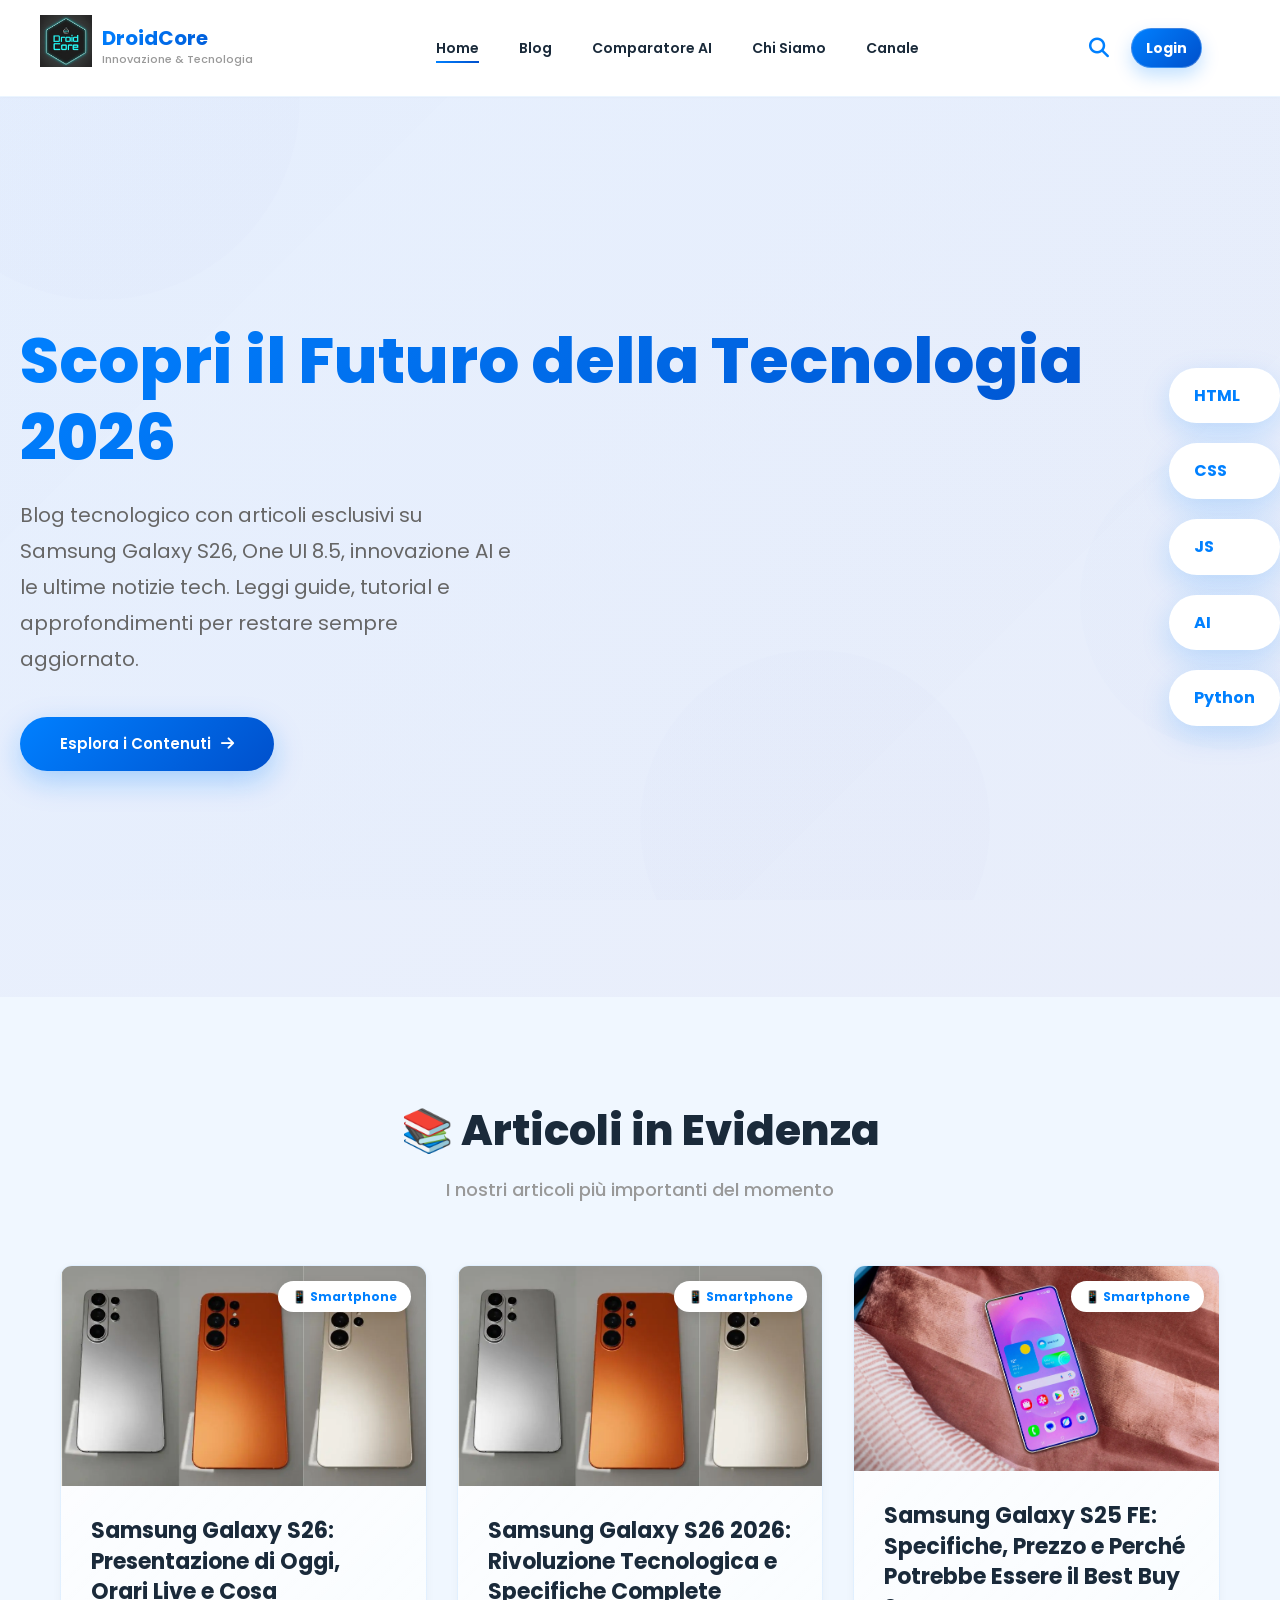
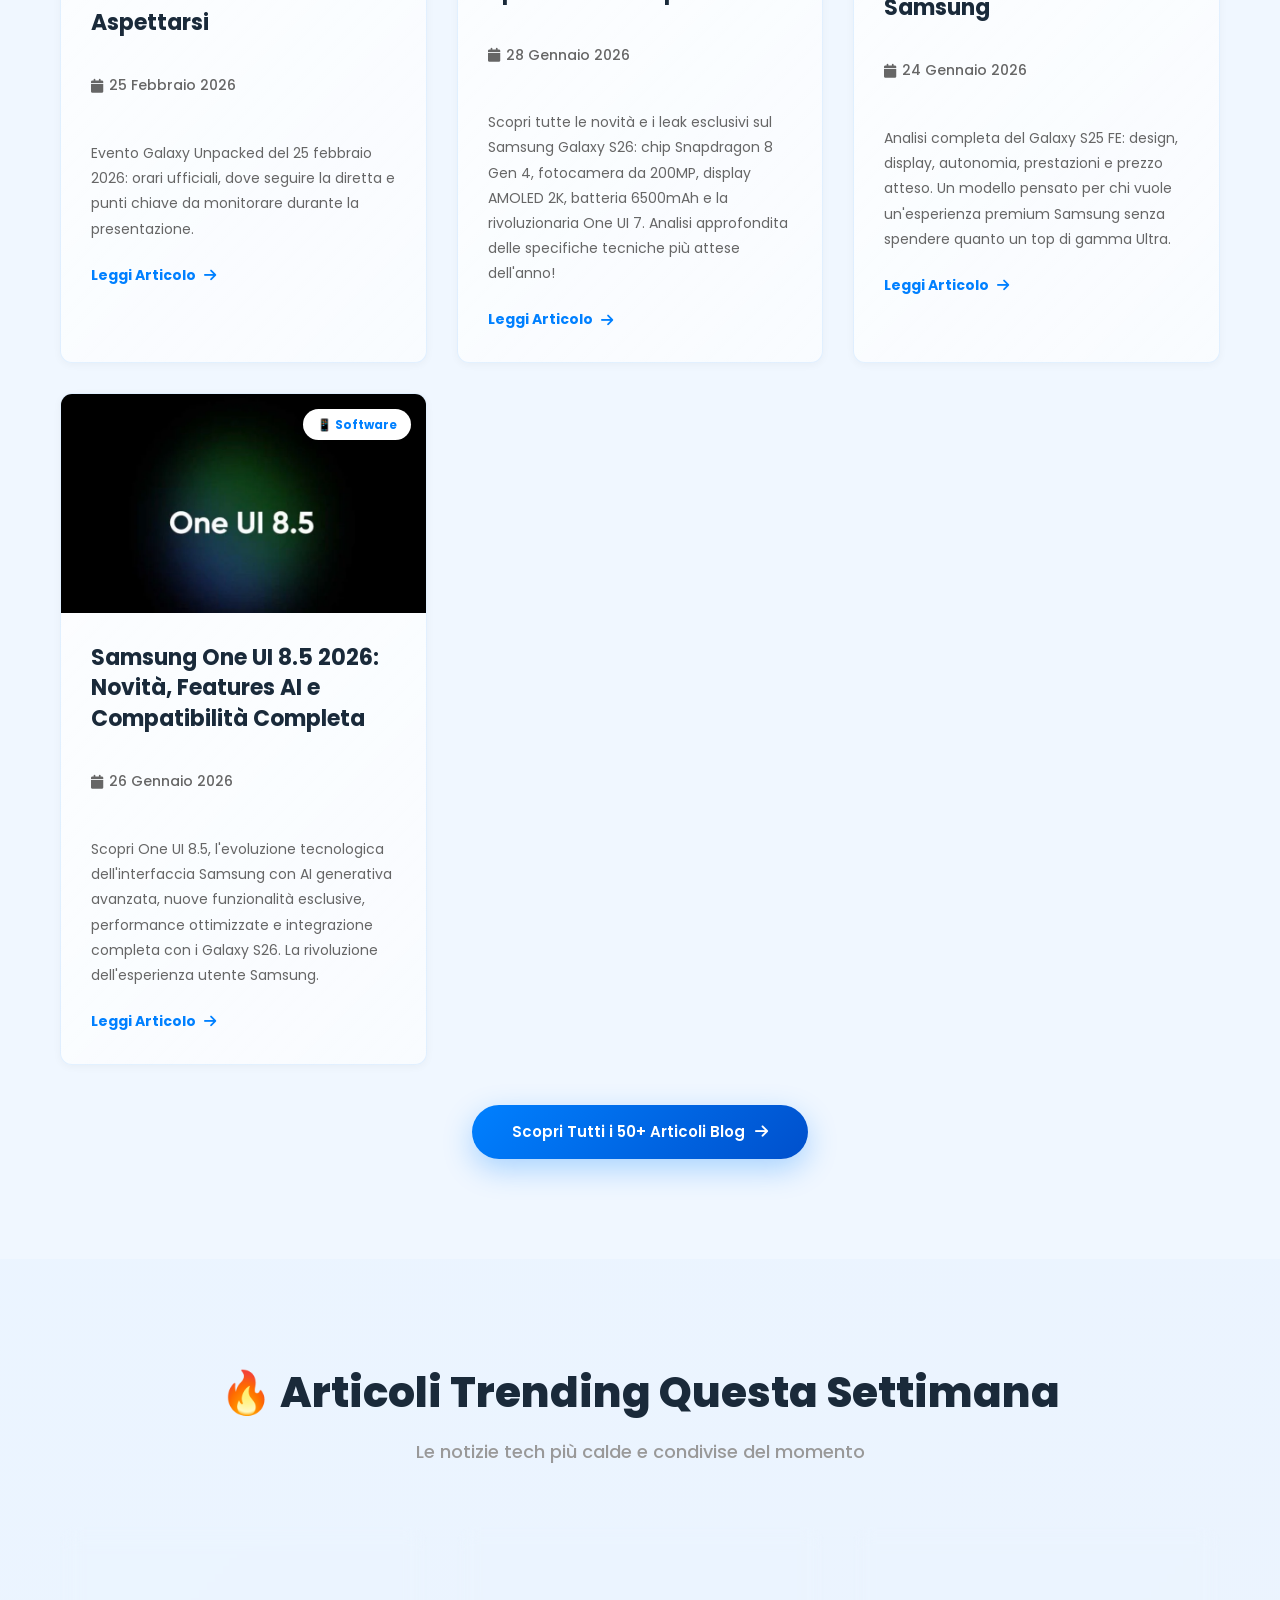
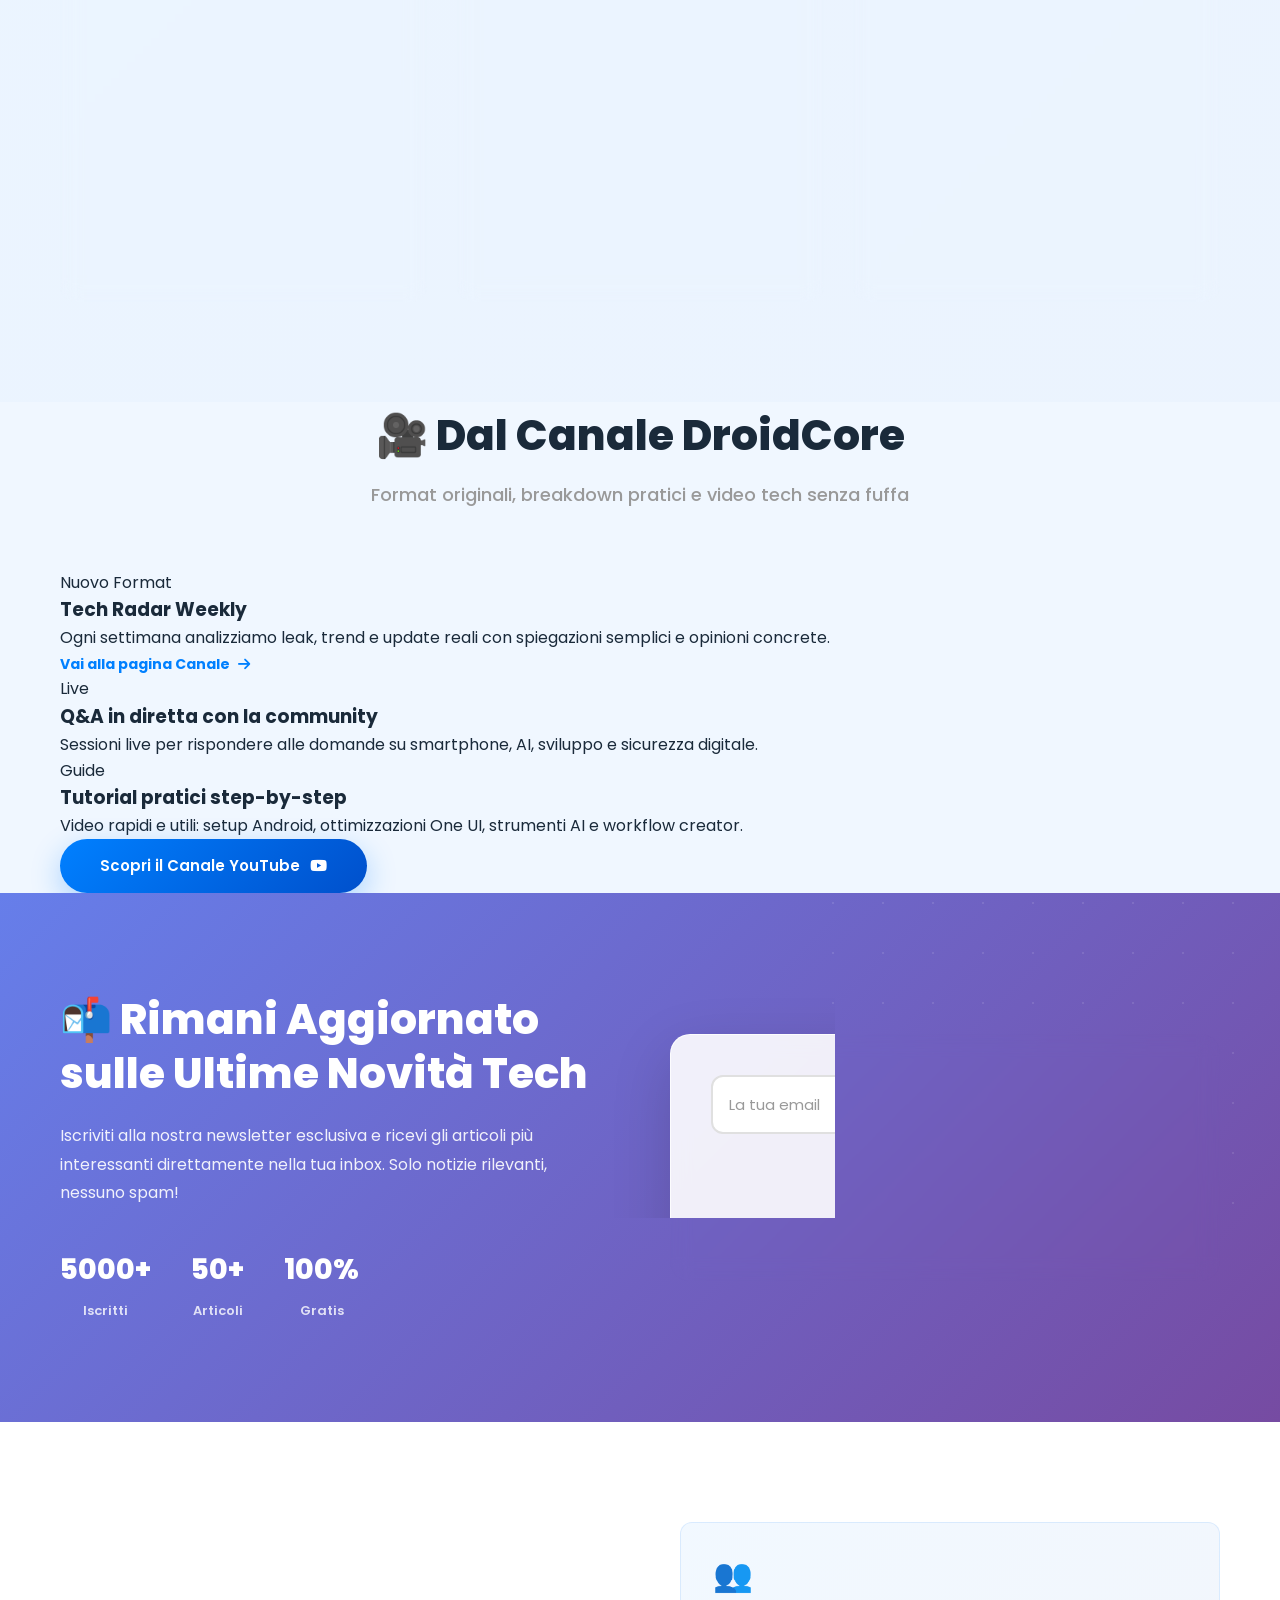
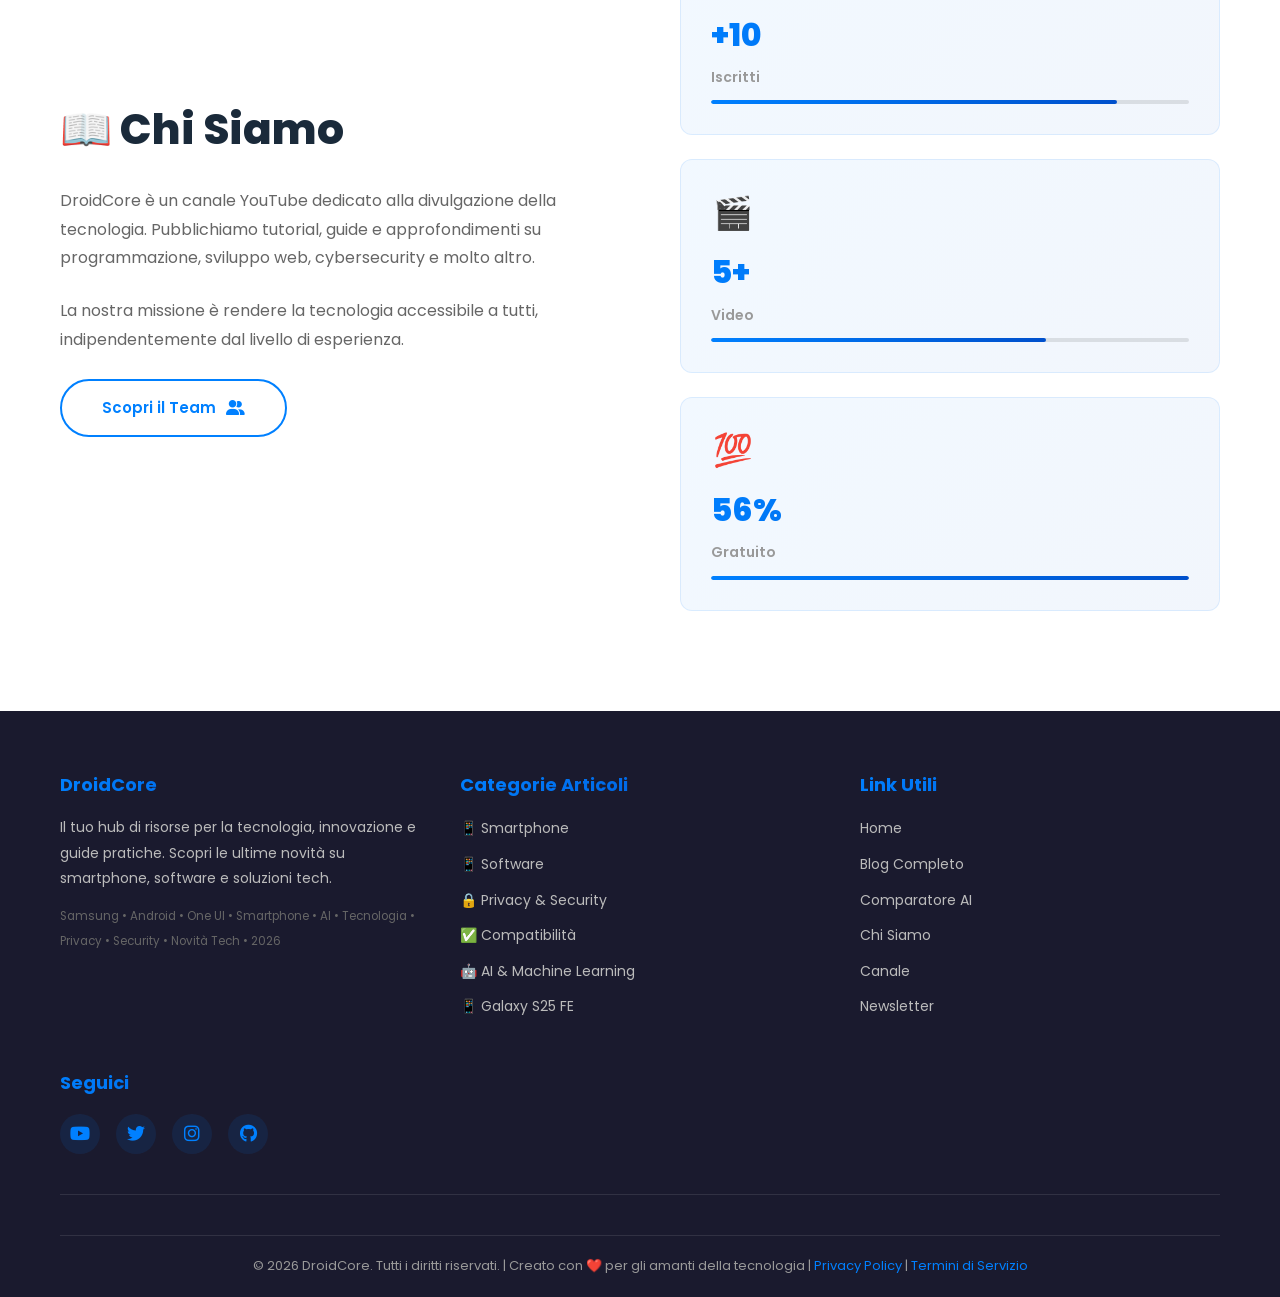
<file: index.html>
﻿<!DOCTYPE html>
<html lang="it">
<head>
    <meta charset="UTF-8">
    <meta name="viewport" content="width=device-width, initial-scale=1.0">
    <meta name="description" content="DroidCore - Blog di tecnologia con articoli su Samsung Galaxy S26, One UI 8.5, privacy display e novità tech. Scopri guide, tutorial e approfondimenti su smartphone, software e innovazione tecnologica.">
    <meta name="keywords" content="blog tecnologia, Samsung Galaxy S26, One UI 8.5, smartphone, privacy display, tutorial tech, guide tecnologia, news tecnologia, AI, programmazione">
    <meta name="author" content="DroidCore">
    <meta name="robots" content="index, follow">
    <meta property="og:title" content="DroidCore - Blog di Tecnologia e Innovazione 2026">
    <meta property="og:description" content="Il tuo hub per notizie, articoli e guide sulla tecnologia più recente. Scopri Samsung Galaxy S26, One UI 8.5 e molto altro.">
    <meta property="og:type" content="website">
    <meta property="og:url" content="https://www.DroidCore.it/">
    <meta property="og:image" content="https://www.DroidCore.it/Samsung-Galaxy-S26-Ultra.webp">
    <meta name="twitter:card" content="summary_large_image">
    <meta name="twitter:title" content="DroidCore - Blog di Tecnologia 2026">
    <meta name="twitter:description" content="Scopri le ultime novità su tecnologia, smartphone e innovazione digitale">
    <title>DroidCore - Blog Tecnologia 2026 | Articoli su Samsung S26, One UI e Novità Tech</title>
    <link rel="stylesheet" href="styles.css">
    <link rel="stylesheet" href="https://cdnjs.cloudflare.com/ajax/libs/font-awesome/6.4.0/css/all.min.css">
    <link rel="canonical" href="https://www.DroidCore.it/">
</head>
<body>
    <!-- Animated Background -->
    <div class="background-animation">
        <div class="blob blob-1"></div>
        <div class="blob blob-2"></div>
        <div class="blob blob-3"></div>
    </div>

    <!-- Header -->
    <header class="header">
        <div class="container">
            <div class="logo">
                <div class="logo-icon"><img loading="lazy" src="channels4_profile.jpg" alt="Logo DroidCore"></div>
                <div>
                    <h1>DroidCore</h1>
                    <p class="tagline">Innovazione & Tecnologia</p>
                </div>
            </div>
            <nav class="nav">
                <ul>
                    <li><a href="index.html" class="active">Home</a></li>
                    <li><a href="blog.html">Blog</a></li>
                    <li><a href="comparatore.html">Comparatore AI</a></li>
                    <li><a href="chi-siamo.html">Chi Siamo</a></li>
                    <li><a href="canale.html">Canale</a></li>
                </ul>
            </nav>
            <div class="header-actions">
                <button class="search-toggle" id="searchToggle" title="Cerca articoli">
                    <i class="fas fa-search"></i>
                </button>
                <a href="admin.html" class="header-login-btn">Login</a>
            </div>
            <div class="hamburger">
                <span></span>
                <span></span>
                <span></span>
            </div>
        </div>
    </header>

    <!-- Search Modal -->
    <div class="search-modal" id="searchModal">
        <div class="search-modal-content">
            <button class="search-modal-close" id="searchModalClose">
                <i class="fas fa-times"></i>
            </button>
            <div class="search-modal-header">
                <h2>Cerca Articoli</h2>
                <p>Trova gli articoli che ti interessano</p>
            </div>
            <div class="search-box-modal">
                <i class="fas fa-search"></i>
                <input type="text" id="searchInputModal" class="search-input-modal" placeholder="Cerca per titolo, categoria, parola chiave...">
                <button class="search-clear-modal" id="searchClearModal">
                    <i class="fas fa-times"></i>
                </button>
            </div>
            <div class="search-tags-modal">
                <button class="search-tag-modal" data-tag="smartphone">📱 Smartphone</button>
                <button class="search-tag-modal" data-tag="privacy">🔒 Privacy</button>
                <button class="search-tag-modal" data-tag="software">📱 Software</button>
                <button class="search-tag-modal" data-tag="compatibilità">✅ Compatibilità</button>
                <button class="search-tag-modal" data-tag="security">🔐 Security</button>
                <button class="search-tag-modal" data-tag="ai">🤖 AI</button>
            </div>
            <div id="searchResultsModal" class="search-results-modal"></div>
        </div>
    </div>
    <div class="search-modal-overlay" id="searchModalOverlay"></div>

    <!-- Hero Section -->
    <section class="hero" id="home">
        <div class="hero-content">
            <div class="container">
                <h2 class="hero-title">Scopri il Futuro della Tecnologia 2026</h2>
                <p class="hero-subtitle">Blog tecnologico con articoli esclusivi su Samsung Galaxy S26, One UI 8.5, innovazione AI e le ultime notizie tech. Leggi guide, tutorial e approfondimenti per restare sempre aggiornato.</p>
                <a href="blog.html" class="cta-btn primary-btn">
                    <span>Esplora i Contenuti</span>
                    <i class="fas fa-arrow-right"></i>
                </a>
            </div>
        </div>
        <div class="floating-cards">
            <div class="float-card">HTML</div>
            <div class="float-card">CSS</div>
            <div class="float-card">JS</div>
            <div class="float-card">AI</div>
            <div class="float-card">Python</div>
        </div>
    </section>

    <!-- Featured Blog Posts Section -->
    <section class="blog" id="blog">
        <div class="container">
            <div class="section-header">
                <h2>📚 Articoli in Evidenza</h2>
                <p>I nostri articoli più importanti del momento</p>
            </div>
            <div class="blog-grid" id="blogGrid">
                <!-- Post Nuovo -->
                <article class="blog-post">
                    <div class="post-badge">📱 Smartphone</div>
                    <img loading="lazy" src="Samsung-Galaxy-S26-Ultra.webp" alt="Samsung Galaxy S26 Presentazione" class="post-image-img">
                    <div class="post-content">
                        <h3>Samsung Galaxy S26: Presentazione di Oggi, Orari Live e Cosa Aspettarsi</h3>
                        <p class="post-date"><i class="fas fa-calendar"></i> 25 Febbraio 2026</p>
                        <p>Evento Galaxy Unpacked del 25 febbraio 2026: orari ufficiali, dove seguire la diretta e punti chiave da monitorare durante la presentazione.</p>
                        <a href="post6-samsung-s26-presentazione-oggi.html" class="read-more"><span>Leggi Articolo</span><i class="fas fa-arrow-right"></i></a>
                    </div>
                </article>

                <!-- Post 1 -->
                <article class="blog-post">
                    <div class="post-badge">📱 Smartphone</div>
                    <img loading="lazy" src="Samsung-Galaxy-S26-Ultra.webp" alt="Samsung Galaxy S26" class="post-image-img">
                    <div class="post-content">
                        <h3>Samsung Galaxy S26 2026: Rivoluzione Tecnologica e Specifiche Complete</h3>
                        <p class="post-date"><i class="fas fa-calendar"></i> 28 Gennaio 2026</p>
                        <p>Scopri tutte le novità e i leak esclusivi sul Samsung Galaxy S26: chip Snapdragon 8 Gen 4, fotocamera da 200MP, display AMOLED 2K, batteria 6500mAh e la rivoluzionaria One UI 7. Analisi approfondita delle specifiche tecniche più attese dell'anno!</p>
                        <a href="post1-samsung-s26.html" class="read-more"><span>Leggi Articolo</span><i class="fas fa-arrow-right"></i></a>
                    </div>
                </article>

                <!-- Post 2 -->
                <article class="blog-post">
                    <div class="post-badge">📱 Smartphone</div>
                    <img loading="lazy" src="download.webp" alt="Samsung Galaxy S25 FE" class="post-image-img">
                    <div class="post-content">
                        <h3>Samsung Galaxy S25 FE: Specifiche, Prezzo e Perché Potrebbe Essere il Best Buy Samsung</h3>
                        <p class="post-date"><i class="fas fa-calendar"></i> 24 Gennaio 2026</p>
                        <p>Analisi completa del Galaxy S25 FE: design, display, autonomia, prestazioni e prezzo atteso. Un modello pensato per chi vuole un'esperienza premium Samsung senza spendere quanto un top di gamma Ultra.</p>
                        <a href="post5-samsung-s25-fe.html" class="read-more"><span>Leggi Articolo</span><i class="fas fa-arrow-right"></i></a>
                    </div>
                </article>

                <!-- Post 3 -->
                <article class="blog-post">
                    <div class="post-badge">📱 Software</div>
                    <img loading="lazy" src="1293707.webp" alt="Samsung One UI 8.5" class="post-image-img">
                    <div class="post-content">
                        <h3>Samsung One UI 8.5 2026: Novità, Features AI e Compatibilità Completa</h3>
                        <p class="post-date"><i class="fas fa-calendar"></i> 26 Gennaio 2026</p>
                        <p>Scopri One UI 8.5, l'evoluzione tecnologica dell'interfaccia Samsung con AI generativa avanzata, nuove funzionalità esclusive, performance ottimizzate e integrazione completa con i Galaxy S26. La rivoluzione dell'esperienza utente Samsung.</p>
                        <a href="post3-samsung-oneui8.html" class="read-more"><span>Leggi Articolo</span><i class="fas fa-arrow-right"></i></a>
                    </div>
                </article>
            </div>
            <div style="text-align: center; margin-top: 40px;">
                <a href="blog.html" class="cta-btn primary-btn">
                    <span>Scopri Tutti i 50+ Articoli Blog</span>
                    <i class="fas fa-arrow-right"></i>
                </a>
            </div>
        </div>
    </section>

    <!-- Trending Section -->
    <section class="trending-section">
        <div class="container">
            <div class="section-header">
                <h2>🔥 Articoli Trending Questa Settimana</h2>
                <p>Le notizie tech più calde e condivise del momento</p>
            </div>
            <div class="trending-grid">
                <div class="trending-card">
                    <div class="trending-badge">Trending #1</div>
                    <div class="trending-header">
                        <span class="trending-category">📱 Smartphone</span>
                        <span class="trending-views">👁️ 15.2K</span>
                    </div>
                    <h3>Samsung Galaxy S26: Leak Esclusivi e Rumors 2026</h3>
                    <p>Scopri i leak più recenti sul Samsung Galaxy S26 con specifiche tecniche complete, design innovativo e features esclusive che rivoluzoneranno il mercato smartphone.</p>
                    <div class="trending-footer">
                        <span class="trending-time">2 ore fa</span>
                        <a href="blog.html" class="trending-link">Leggi <i class="fas fa-arrow-right"></i></a>
                    </div>
                </div>

                <div class="trending-card">
                    <div class="trending-badge">Trending #2</div>
                    <div class="trending-header">
                        <span class="trending-category">🤖 AI Tech</span>
                        <span class="trending-views">👁️ 12.8K</span>
                    </div>
                    <h3>One UI 8.5: La Rivoluzione AI di Samsung 2026</h3>
                    <p>Scopri come One UI 8.5 integra AI generativa avanzata, nuove funzionalità e miglioramenti di performance che trasformano l'esperienza utente Samsung.</p>
                    <div class="trending-footer">
                        <span class="trending-time">4 ore fa</span>
                        <a href="blog.html" class="trending-link">Leggi <i class="fas fa-arrow-right"></i></a>
                    </div>
                </div>

                <div class="trending-card">
                    <div class="trending-badge">Trending #3</div>
                    <div class="trending-header">
                        <span class="trending-category">🔒 Privacy</span>
                        <span class="trending-views">👁️ 9.5K</span>
                    </div>
                    <h3>Privacy Display Samsung: Protezione Dati Totale</h3>
                    <p>La nuova tecnologia Privacy Display di Samsung offre protezione totale della privacy con schermo che nasconde il contenuto dagli sguardi indiscreti.</p>
                    <div class="trending-footer">
                        <span class="trending-time">8 ore fa</span>
                        <a href="blog.html" class="trending-link">Leggi <i class="fas fa-arrow-right"></i></a>
                    </div>
                </div>
            </div>
        </div>
    </section>
    <!-- Channel Spotlight -->
    <section class="channel-spotlight" id="canale">
        <div class="container">
            <div class="section-header">
                <h2>🎥 Dal Canale DroidCore</h2>
                <p>Format originali, breakdown pratici e video tech senza fuffa</p>
            </div>
            <div class="channel-spotlight-grid">
                <article class="spotlight-card spotlight-main">
                    <span class="spotlight-label">Nuovo Format</span>
                    <h3>Tech Radar Weekly</h3>
                    <p>Ogni settimana analizziamo leak, trend e update reali con spiegazioni semplici e opinioni concrete.</p>
                    <a href="canale.html" class="read-more"><span>Vai alla pagina Canale</span><i class="fas fa-arrow-right"></i></a>
                </article>
                <article class="spotlight-card">
                    <span class="spotlight-label">Live</span>
                    <h3>Q&A in diretta con la community</h3>
                    <p>Sessioni live per rispondere alle domande su smartphone, AI, sviluppo e sicurezza digitale.</p>
                </article>
                <article class="spotlight-card">
                    <span class="spotlight-label">Guide</span>
                    <h3>Tutorial pratici step-by-step</h3>
                    <p>Video rapidi e utili: setup Android, ottimizzazioni One UI, strumenti AI e workflow creator.</p>
                </article>
            </div>
            <div class="channel-spotlight-cta">
                <a href="canale.html" class="cta-btn primary-btn"><span>Scopri il Canale YouTube</span><i class="fab fa-youtube"></i></a>
            </div>
        </div>
    </section>
    <!-- Newsletter Section -->
    <section class="newsletter" id="newsletter">
        <div class="container">
            <div class="newsletter-content">
                <div class="newsletter-text">
                    <h2>📬 Rimani Aggiornato sulle Ultime Novità Tech</h2>
                    <p>Iscriviti alla nostra newsletter esclusiva e ricevi gli articoli più interessanti direttamente nella tua inbox. Solo notizie rilevanti, nessuno spam!</p>
                    <div class="newsletter-stats">
                        <div class="newsletter-stat">
                            <span class="stat-number">5000+</span>
                            <span class="stat-label">Iscritti</span>
                        </div>
                        <div class="newsletter-stat">
                            <span class="stat-number">50+</span>
                            <span class="stat-label">Articoli</span>
                        </div>
                        <div class="newsletter-stat">
                            <span class="stat-number">100%</span>
                            <span class="stat-label">Gratis</span>
                        </div>
                    </div>
                </div>
                <form class="newsletter-form">
                    <input type="email" id="newsletter-email" placeholder="La tua email" required>
                    <button type="submit" class="submit-btn"><span>Iscriviti</span><i class="fas fa-envelope"></i></button>
                    <p class="newsletter-disclaimer">Rispettiamo la tua privacy. Nessuno spam, mai.</p>
                </form>
            </div>
        </div>
    </section>

    <!-- About Section -->
    <section class="about" id="about">
        <div class="container">
            <div class="about-content">
                <div class="about-text">
                    <h2>📖 Chi Siamo</h2>
                    <p>DroidCore è un canale YouTube dedicato alla divulgazione della tecnologia. Pubblichiamo tutorial, guide e approfondimenti su programmazione, sviluppo web, cybersecurity e molto altro.</p>
                    <p>La nostra missione è rendere la tecnologia accessibile a tutti, indipendentemente dal livello di esperienza.</p>
                    <a href="chi-siamo.html" class="cta-btn secondary-btn">Scopri il Team <i class="fas fa-user-group"></i></a>
                </div>
                <div class="stats">
                    <div class="stat-card">
                        <div class="stat-icon">👥</div>
                        <h3>+10</h3>
                        <p>Iscritti</p>
                        <div class="stat-bar"><div class="stat-fill" style="width: 85%;"></div></div>
                    </div>
                    <div class="stat-card">
                        <div class="stat-icon">🎬</div>
                        <h3>5+</h3>
                        <p>Video</p>
                        <div class="stat-bar"><div class="stat-fill" style="width: 70%;"></div></div>
                    </div>
                    <div class="stat-card">
                        <div class="stat-icon">💯</div>
                        <h3>100%</h3>
                        <p>Gratuito</p>
                        <div class="stat-bar"><div class="stat-fill" style="width: 100%;"></div></div>
                    </div>
                </div>
            </div>
        </div>
    </section>

    <!-- Footer -->
    <footer class="footer">
        <div class="container">
            <div class="footer-content">
                <div class="footer-section">
                    <h4>DroidCore</h4>
                    <p>Il tuo hub di risorse per la tecnologia, innovazione e guide pratiche. Scopri le ultime novità su smartphone, software e soluzioni tech.</p>
                    <p class="footer-keywords">
                        <small>Samsung • Android • One UI • Smartphone • AI • Tecnologia • Privacy • Security • Novità Tech • 2026</small>
                    </p>
                </div>
                <div class="footer-section">
                    <h4>Categorie Articoli</h4>
                    <ul>
                        <li><a href="blog.html">📱 Smartphone</a></li>
                        <li><a href="blog.html">📱 Software</a></li>
                        <li><a href="blog.html">🔒 Privacy & Security</a></li>
                        <li><a href="blog.html">✅ Compatibilità</a></li>
                        <li><a href="blog.html">🤖 AI & Machine Learning</a></li>
                        <li><a href="post5-samsung-s25-fe.html">📱 Galaxy S25 FE</a></li>
                    </ul>
                </div>
                <div class="footer-section">
                    <h4>Link Utili</h4>
                    <ul>
                        <li><a href="index.html">Home</a></li>
                        <li><a href="blog.html">Blog Completo</a></li>
                        <li><a href="comparatore.html">Comparatore AI</a></li>
                        <li><a href="chi-siamo.html">Chi Siamo</a></li>
                        <li><a href="canale.html">Canale</a></li>
<li><a href="index.html#newsletter">Newsletter</a></li>
                    </ul>
                </div>
                <div class="footer-section">
                    <h4>Seguici</h4>
                    <div class="social-links">
                        <a href="https://www.youtube.com/@droidcore-e4b" target="_blank" rel="noopener noreferrer" title="YouTube"><i class="fab fa-youtube"></i></a>
                        <a href="https://twitter.com" target="_blank" rel="noopener noreferrer" title="Twitter"><i class="fab fa-twitter"></i></a>
                        <a href="https://instagram.com" target="_blank" rel="noopener noreferrer" title="Instagram"><i class="fab fa-instagram"></i></a>
                        <a href="https://github.com" target="_blank" rel="noopener noreferrer" title="GitHub"><i class="fab fa-github"></i></a>
                    </div>
                </div>
            </div>
            <div class="footer-bottom">
                <p>&copy; 2026 DroidCore. Tutti i diritti riservati. | Creato con ❤️ per gli amanti della tecnologia | <a href="#" title="Privacy Policy">Privacy Policy</a> | <a href="#" title="Termini di Servizio">Termini di Servizio</a></p>
            </div>
        </div>
    </footer>

    <script src="script.js" defer></script>
</body>
</html>
</file>
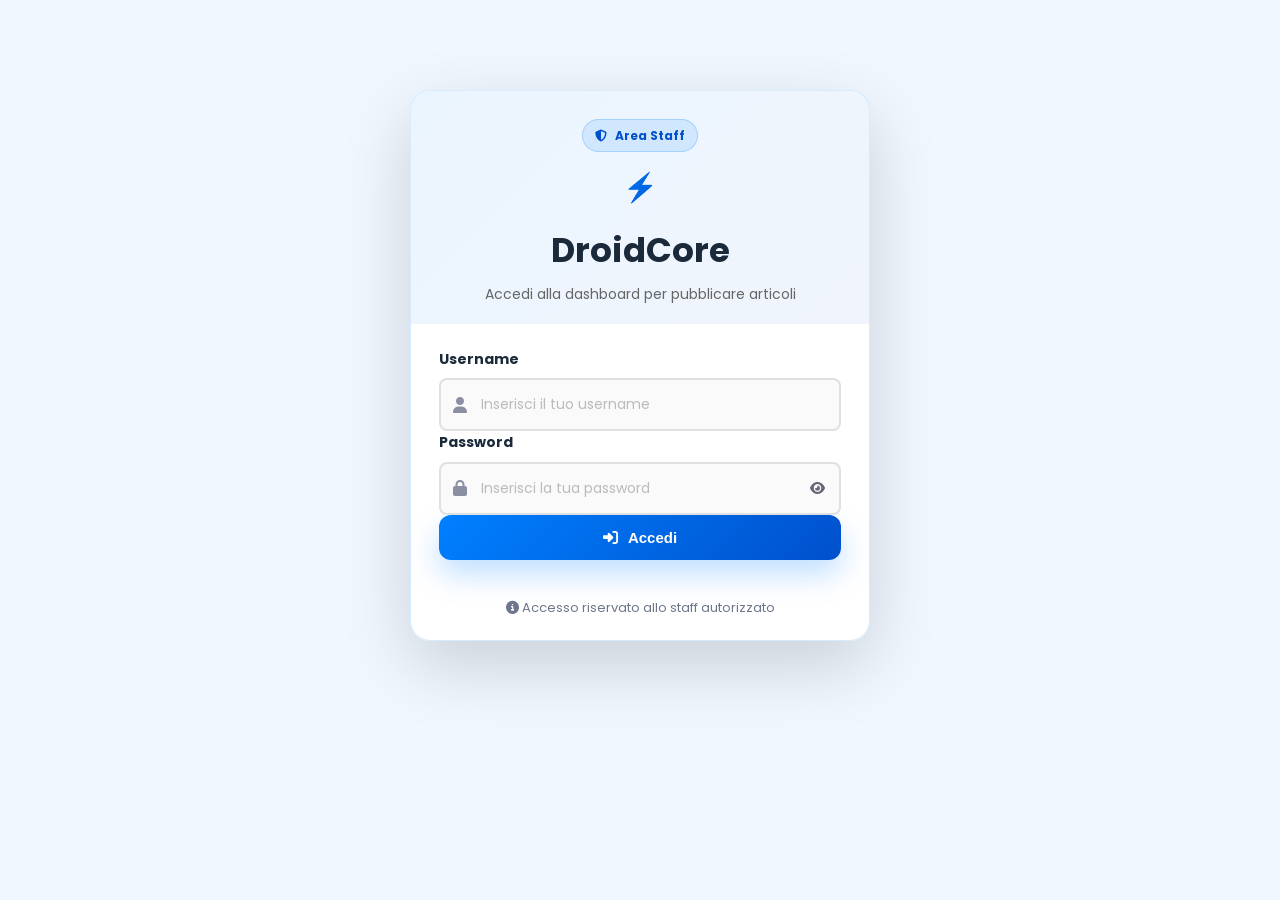
<file: admin.html>
﻿<!DOCTYPE html>
<html lang="it">
<head>
    <meta charset="UTF-8">
    <meta name="viewport" content="width=device-width, initial-scale=1.0">
    <title>Login Staff - DroidCore</title>
    <link rel="stylesheet" href="styles.css">
    <link rel="stylesheet" href="https://cdnjs.cloudflare.com/ajax/libs/font-awesome/6.4.0/css/all.min.css">
    <style>
        
    </style>
</head>
<body>
    <div class="login-container">
        <div class="login-header">
            <div class="staff-badge">
                <i class="fas fa-shield-alt"></i>
                Area Staff
            </div>
            <div class="logo-icon">⚡</div>
            <h1>DroidCore</h1>
            <p>Accedi alla dashboard per pubblicare articoli</p>
        </div>

        <div class="login-body">
            <div id="alert" class="alert"></div>

            <form id="loginForm">
                <div class="form-group">
                    <label for="username">Username</label>
                    <div class="input-wrapper">
                        <input type="text" id="username" name="username" placeholder="Inserisci il tuo username" required autocomplete="username">
                        <i class="fas fa-user"></i>
                    </div>
                </div>

                <div class="form-group">
                    <label for="password">Password</label>
                    <div class="input-wrapper">
                        <input type="password" id="password" name="password" placeholder="Inserisci la tua password" required autocomplete="current-password">
                        <i class="fas fa-lock"></i>
                        <button type="button" class="password-toggle" onclick="togglePassword()">
                            <i class="fas fa-eye" id="eyeIcon"></i>
                        </button>
                    </div>
                </div>

                <button type="submit" class="btn-login">
                    <i class="fas fa-sign-in-alt"></i>
                    Accedi
                </button>
            </form>
        </div>

        <div class="login-footer">
            <p><i class="fas fa-info-circle"></i> Accesso riservato allo staff autorizzato</p>
        </div>
    </div>

    <script>
        // Configurazione utenti staff (in locale - modificare per produzione)
        const STAFF_USERS = {
            'admin': 'droidcore2026',
            'editor': 'editor2026',
            'staff': 'techbase2026'
        };

        function togglePassword() {
            const passwordInput = document.getElementById('password');
            const eyeIcon = document.getElementById('eyeIcon');
            
            if (passwordInput.type === 'password') {
                passwordInput.type = 'text';
                eyeIcon.classList.remove('fa-eye');
                eyeIcon.classList.add('fa-eye-slash');
            } else {
                passwordInput.type = 'password';
                eyeIcon.classList.remove('fa-eye-slash');
                eyeIcon.classList.add('fa-eye');
            }
        }

        document.getElementById('loginForm').addEventListener('submit', function(e) {
            e.preventDefault();
            
            const username = document.getElementById('username').value.trim();
            const password = document.getElementById('password').value;
            const alert = document.getElementById('alert');
            
            // Verifica credenziali
            if (STAFF_USERS[username] && STAFF_USERS[username] === password) {
                // Salva sessione
                const session = {
                    user: username,
                    loginTime: new Date().toISOString(),
                    token: btoa(username + ':' + Date.now())
                };
                localStorage.setItem('staffSession', JSON.stringify(session));
                
                alert.className = 'alert success';
                alert.textContent = '✓ Accesso effettuato! Reindirizzamento...';
                alert.style.display = 'block';
                
                setTimeout(() => {
                    window.location.href = 'dashboard.html';
                }, 1000);
            } else {
                alert.className = 'alert error';
                alert.textContent = '✗ Username o password non corretti. Riprova.';
                alert.style.display = 'block';
                
                // Shake effect
                document.querySelector('.login-container').style.animation = 'none';
                setTimeout(() => {
                    document.querySelector('.login-container').style.animation = 'slideUp 0.6s ease-out';
                }, 10);
            }
        });

        // Verifica se già loggato
        window.addEventListener('DOMContentLoaded', function() {
            const session = localStorage.getItem('staffSession');
            if (session) {
                try {
                    const sessionData = JSON.parse(session);
                    if (sessionData.user && sessionData.token) {
                        window.location.href = 'dashboard.html';
                    }
                } catch (e) {
                    localStorage.removeItem('staffSession');
                }
            }
        });
    </script>
</body>
</html>
</file>
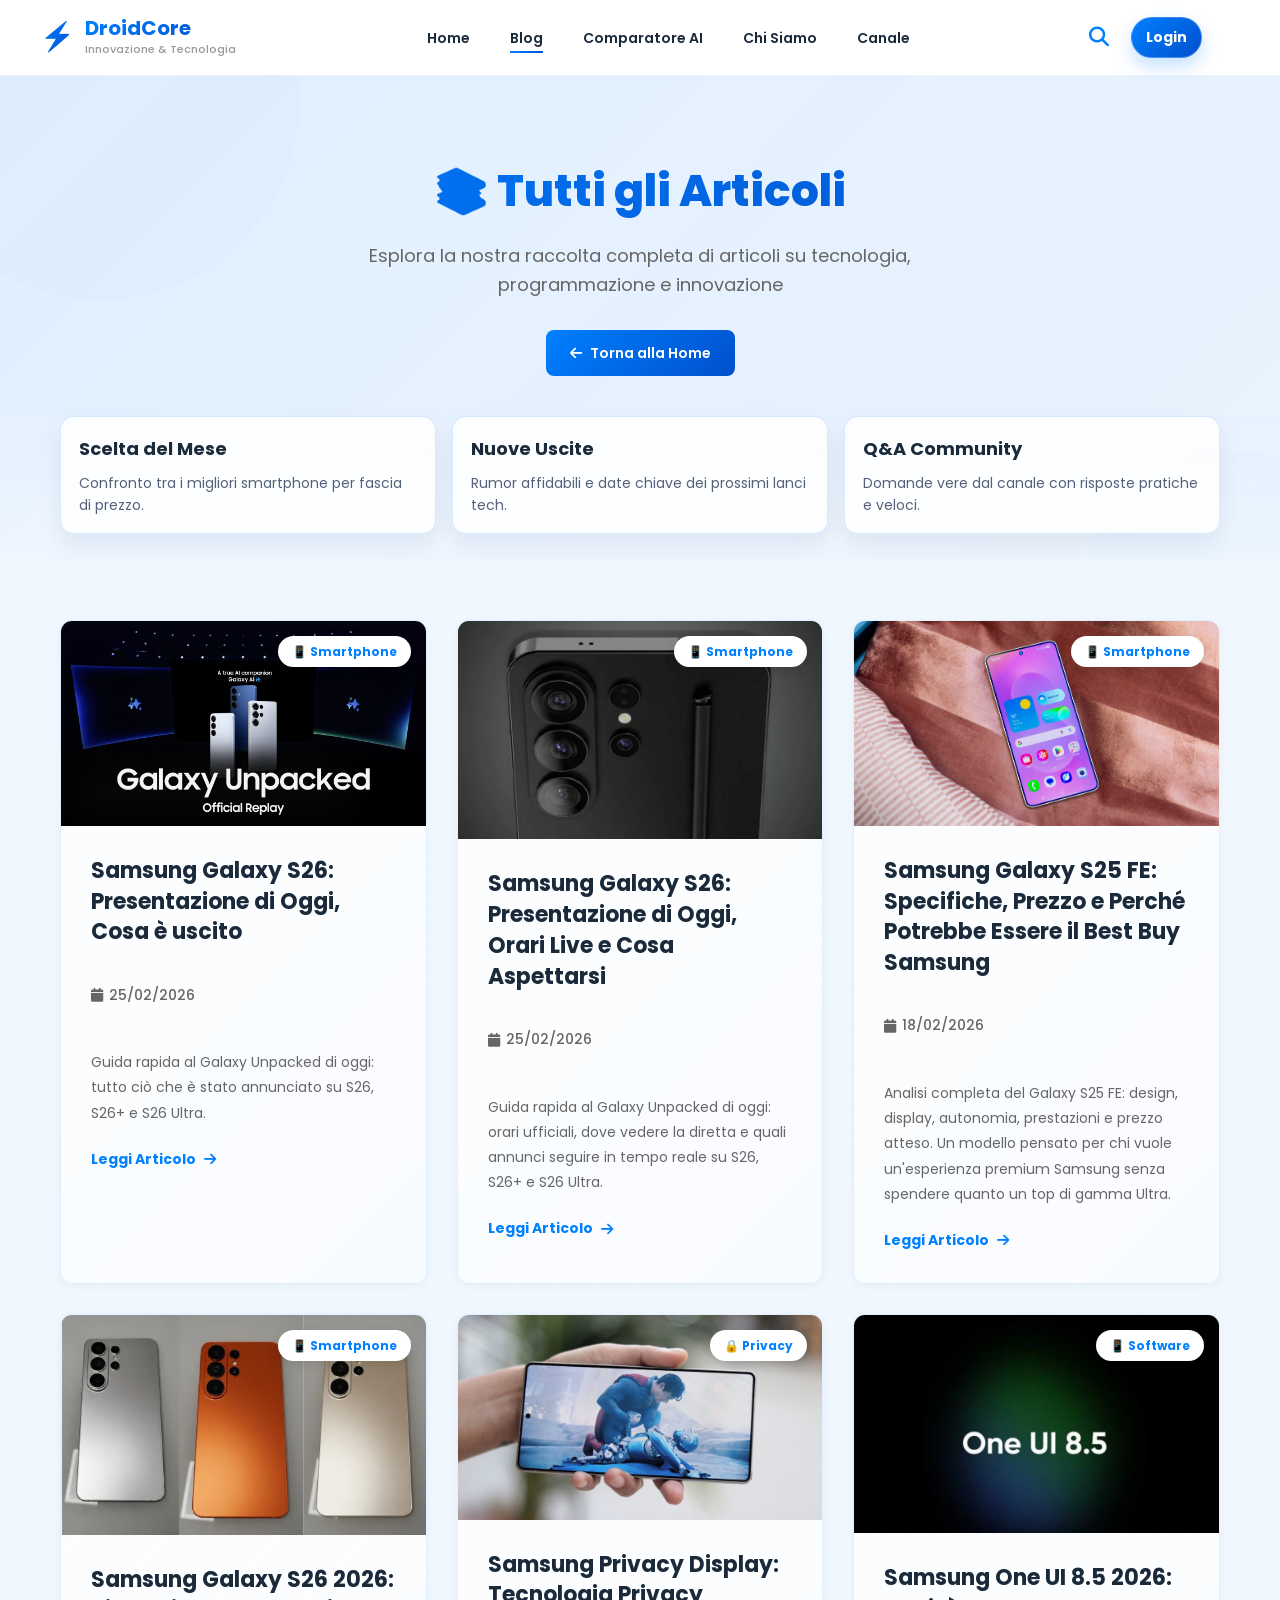
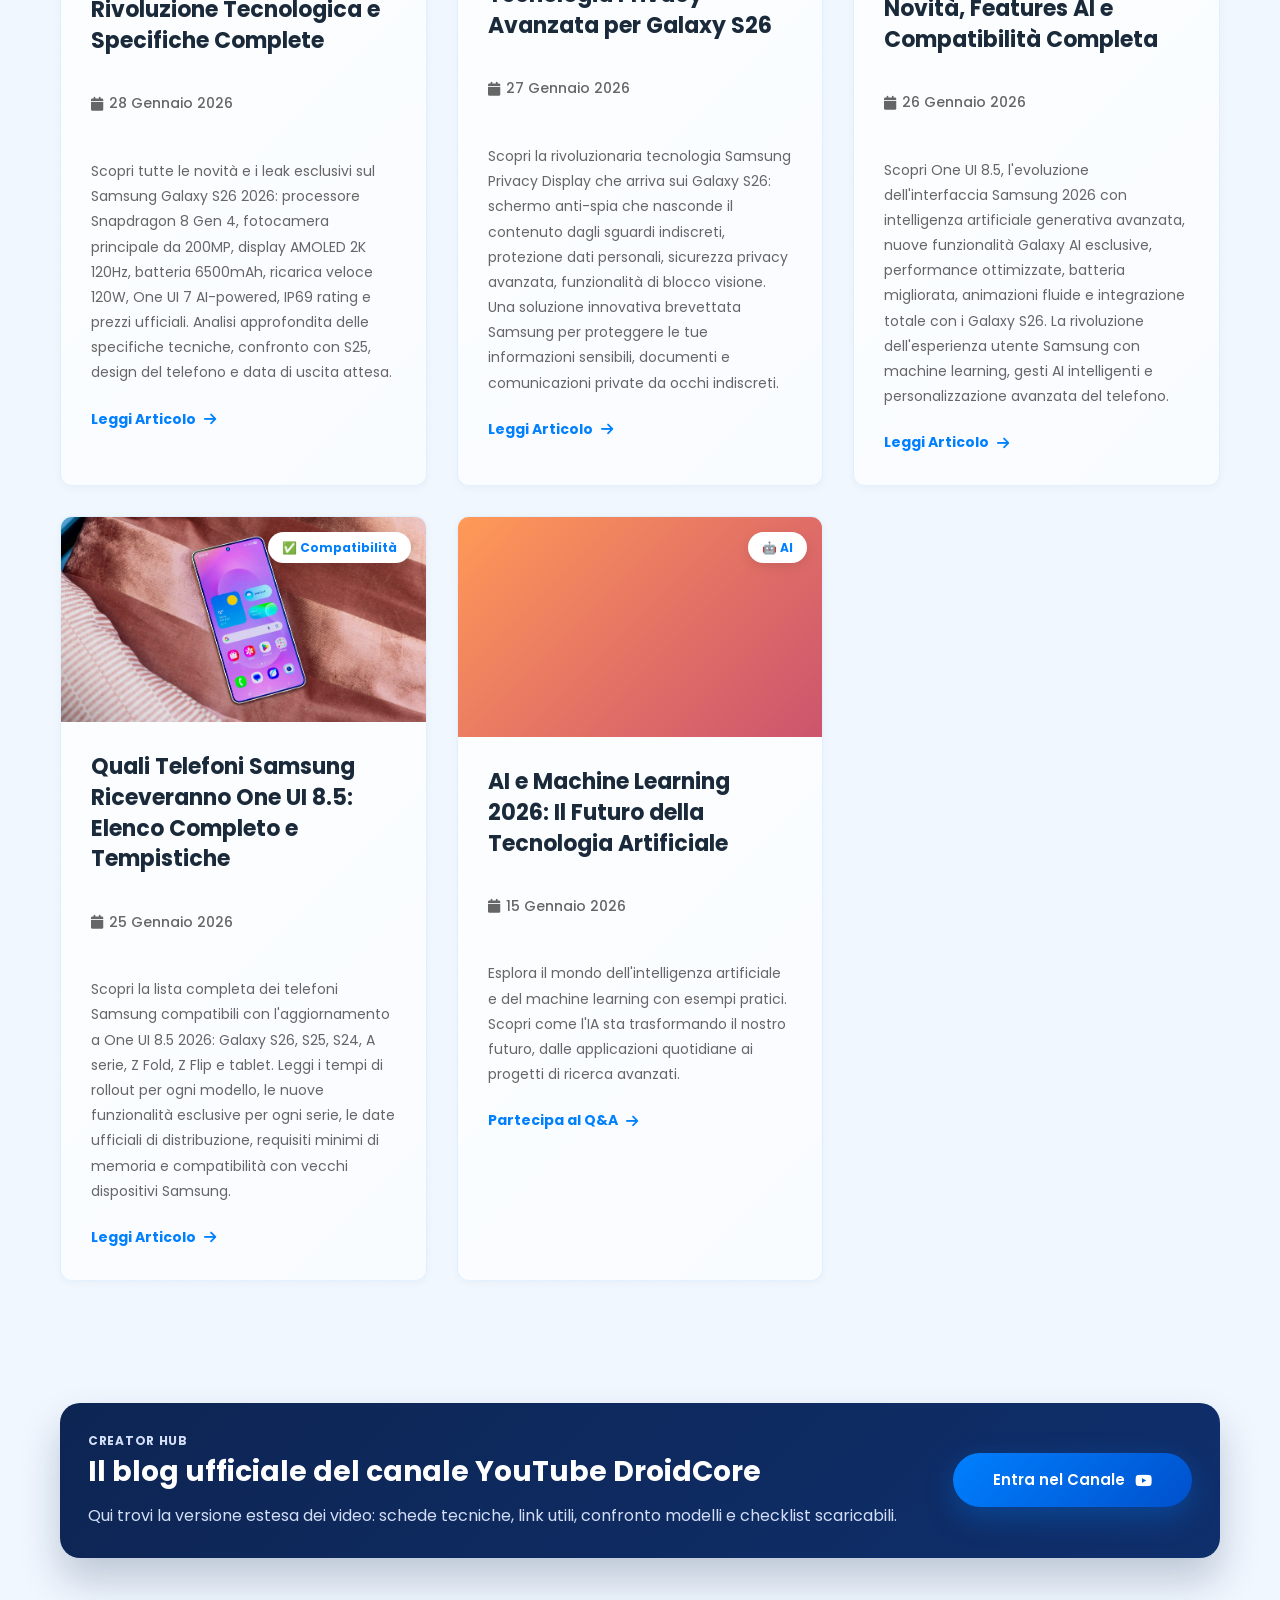
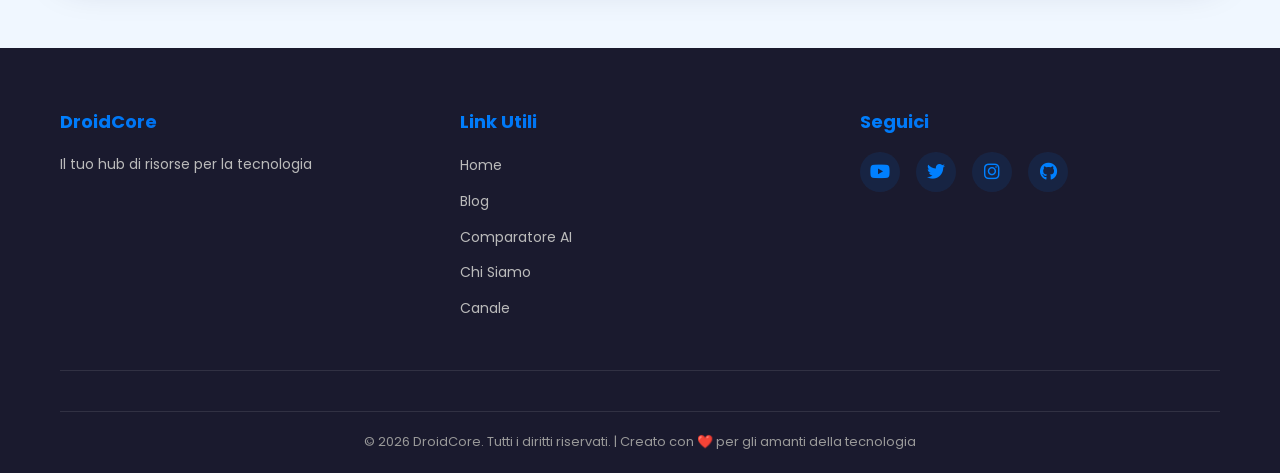
<file: blog.html>
﻿<!DOCTYPE html>
<html lang="it">
<head>
    <meta charset="UTF-8">
    <meta name="viewport" content="width=device-width, initial-scale=1.0">
    <meta name="description" content="Blog tecnologia - Leggi tutti gli articoli su Samsung Galaxy S26, S25 FE, One UI 8.5, privacy display e AI. Guide complete e approfondimenti tech per 2026.">
    <meta name="keywords" content="blog tecnologia, articoli tech, Samsung Galaxy S26, Samsung S25 FE, One UI 8.5, guide tecnologia, novità smartphone, AI, tutorial">
    <meta name="author" content="DroidCore">
    <meta name="robots" content="index, follow">
    <meta property="og:title" content="Blog Tecnologia - Articoli Tech Esclusivi 2026">
    <meta property="og:description" content="Scopri i migliori articoli su tecnologia, smartphone e innovazione. Guide e tutorial su Samsung S26, One UI e molto altro.">
    <meta property="og:type" content="website">
    <meta property="og:url" content="https://www.DroidCore.it/blog.html">
    <title>Blog Tecnologia - Articoli su Samsung S26, One UI 8.5 e Novità Tech 2026</title>
    <link rel="stylesheet" href="styles.css">
    <link rel="stylesheet" href="https://cdnjs.cloudflare.com/ajax/libs/font-awesome/6.4.0/css/all.min.css">
    <link rel="canonical" href="https://www.DroidCore.it/blog.html">
</head>
<body>
    <!-- Animated Background -->
    <div class="background-animation">
        <div class="blob blob-1"></div>
        <div class="blob blob-2"></div>
        <div class="blob blob-3"></div>
    </div>

    <!-- Header -->
    <header class="header">
        <div class="container">
            <div class="logo">
                <div class="logo-icon">⚡</div>
                <div>
                    <h1>DroidCore</h1>
                    <p class="tagline">Innovazione & Tecnologia</p>
                </div>
            </div>
            <nav class="nav">
                <ul>
                    <li><a href="index.html">Home</a></li>
                    <li><a href="blog.html" class="active">Blog</a></li>
                    <li><a href="comparatore.html">Comparatore AI</a></li>
                    <li><a href="chi-siamo.html">Chi Siamo</a></li>
                    <li><a href="canale.html">Canale</a></li>
                </ul>
            </nav>
            <div class="header-actions">
                <button class="search-toggle" id="searchToggle" title="Cerca articoli">
                    <i class="fas fa-search"></i>
                </button>
                <a href="admin.html" class="header-login-btn">Login</a>
            </div>
            <div class="hamburger">
                <span></span>
                <span></span>
                <span></span>
            </div>
        </div>
    </header>

    <!-- Search Modal -->
    <div class="search-modal" id="searchModal">
        <div class="search-modal-content">
            <button class="search-modal-close" id="searchModalClose">
                <i class="fas fa-times"></i>
            </button>
            <div class="search-modal-header">
                <h2>Cerca Articoli</h2>
                <p>Trova gli articoli che ti interessano</p>
            </div>
            <div class="search-box-modal">
                <i class="fas fa-search"></i>
                <input type="text" id="searchInputModal" class="search-input-modal" placeholder="Cerca per titolo, categoria, parola chiave...">
                <button class="search-clear-modal" id="searchClearModal">
                    <i class="fas fa-times"></i>
                </button>
            </div>
            <div class="search-tags-modal">
                <button class="search-tag-modal" data-tag="smartphone">📱 Smartphone</button>
                <button class="search-tag-modal" data-tag="privacy">🔒 Privacy</button>
                <button class="search-tag-modal" data-tag="software">📱 Software</button>
                <button class="search-tag-modal" data-tag="compatibilità">✅ Compatibilità</button>
                <button class="search-tag-modal" data-tag="security">🔐 Security</button>
                <button class="search-tag-modal" data-tag="ai">🤖 AI</button>
            </div>
            <div id="searchResultsModal" class="search-results-modal"></div>
        </div>
    </div>
    <div class="search-modal-overlay" id="searchModalOverlay"></div>

    <!-- Blog Header Section -->
    <section class="blog-header-section">
        <div class="container">
            <div class="blog-header-content">
                <h1>📚 Tutti gli Articoli</h1>
                <p>Esplora la nostra raccolta completa di articoli su tecnologia, programmazione e innovazione</p>
                <a href="index.html" class="back-to-home">
                    <i class="fas fa-arrow-left"></i> Torna alla Home
                </a>
            </div>
        </div>
    </section>

    <section class="blog-editorial-strip">
        <div class="container">
            <div class="editorial-strip-grid">
                <article class="editorial-pill">
                    <h3>Scelta del Mese</h3>
                    <p>Confronto tra i migliori smartphone per fascia di prezzo.</p>
                </article>
                <article class="editorial-pill">
                    <h3>Nuove Uscite</h3>
                    <p>Rumor affidabili e date chiave dei prossimi lanci tech.</p>
                </article>
                <article class="editorial-pill">
                    <h3>Q&A Community</h3>
                    <p>Domande vere dal canale con risposte pratiche e veloci.</p>
                </article>
            </div>
        </div>
    </section>
    <!-- Blog Posts Section -->
    <section class="blog blog-page">
        <div class="container">
            <div class="blog-grid" id="blogGrid">

                 <article class="blog-post">
                    <div class="post-badge">📱 Smartphone</div>
                    <img loading="lazy" src="maxresdefault.jpg" alt="Samsung Galaxy S26 Presentazione" class="post-image-img">
                    <div class="post-content">
                        <h3>Samsung Galaxy S26: Presentazione di Oggi, Cosa è uscito</h3>
                        <p class="post-date"><i class="fas fa-calendar"></i> 25/02/2026</p>
                        <p>Guida rapida al Galaxy Unpacked di oggi: tutto ciò che è stato annunciato su S26, S26+ e S26 Ultra.</p>
                        <a href="s26unpacked.html" class="read-more"><span>Leggi Articolo</span><i class="fas fa-arrow-right"></i></a>
                    </div>
                </article>
                
                <!-- Post Nuovo -->
                <article class="blog-post">
                    <div class="post-badge">📱 Smartphone</div>
                    <img loading="lazy" src="1312329.webp" alt="Samsung Galaxy S26 Presentazione" class="post-image-img">
                    <div class="post-content">
                        <h3>Samsung Galaxy S26: Presentazione di Oggi, Orari Live e Cosa Aspettarsi</h3>
                        <p class="post-date"><i class="fas fa-calendar"></i> 25/02/2026</p>
                        <p>Guida rapida al Galaxy Unpacked di oggi: orari ufficiali, dove vedere la diretta e quali annunci seguire in tempo reale su S26, S26+ e S26 Ultra.</p>
                        <a href="post6-samsung-s26-presentazione-oggi.html" class="read-more"><span>Leggi Articolo</span><i class="fas fa-arrow-right"></i></a>
                    </div>
                </article>

                <!-- Post 1 -->
                 <article class="blog-post">
                    <div class="post-badge">📱 Smartphone</div>
                    <img loading="lazy" src="download.webp" alt="Samsung Galaxy S25 FE" class="post-image-img">
                    <div class="post-content">
                        <h3>Samsung Galaxy S25 FE: Specifiche, Prezzo e Perché Potrebbe Essere il Best Buy Samsung</h3>
                        <p class="post-date"><i class="fas fa-calendar"></i> 18/02/2026</p>
                        <p>Analisi completa del Galaxy S25 FE: design, display, autonomia, prestazioni e prezzo atteso. Un modello pensato per chi vuole un'esperienza premium Samsung senza spendere quanto un top di gamma Ultra.</p>
                        <a href="post5-samsung-s25-fe.html" class="read-more"><span>Leggi Articolo</span><i class="fas fa-arrow-right"></i></a>
                    </div>
                </article>

                <!-- Post 2 -->
                <article class="blog-post">
                    <div class="post-badge">📱 Smartphone</div>
                    <img loading="lazy" src="Samsung-Galaxy-S26-Ultra.webp" alt="Samsung Galaxy S26" class="post-image-img">
                    <div class="post-content">
                        <h3>Samsung Galaxy S26 2026: Rivoluzione Tecnologica e Specifiche Complete</h3>
                        <p class="post-date"><i class="fas fa-calendar"></i> 28 Gennaio 2026</p>
                        <p>Scopri tutte le novità e i leak esclusivi sul Samsung Galaxy S26 2026: processore Snapdragon 8 Gen 4, fotocamera principale da 200MP, display AMOLED 2K 120Hz, batteria 6500mAh, ricarica veloce 120W, One UI 7 AI-powered, IP69 rating e prezzi ufficiali. Analisi approfondita delle specifiche tecniche, confronto con S25, design del telefono e data di uscita attesa.</p>
                        <a href="post1-samsung-s26.html" class="read-more"><span>Leggi Articolo</span><i class="fas fa-arrow-right"></i></a>
                    </div>
                </article>

                <!-- Post 3 -->
                <article class="blog-post">
                    <div class="post-badge">🔒 Privacy</div>
                    <img loading="lazy" src="S26-Ultra-Display.jpg" alt="Samsung Galaxy S26 Ultra Display Privacy" class="post-image-img">
                    <div class="post-content">
                        <h3>Samsung Privacy Display: Tecnologia Privacy Avanzata per Galaxy S26</h3>
                        <p class="post-date"><i class="fas fa-calendar"></i> 27 Gennaio 2026</p>
                        <p>Scopri la rivoluzionaria tecnologia Samsung Privacy Display che arriva sui Galaxy S26: schermo anti-spia che nasconde il contenuto dagli sguardi indiscreti, protezione dati personali, sicurezza privacy avanzata, funzionalità di blocco visione. Una soluzione innovativa brevettata Samsung per proteggere le tue informazioni sensibili, documenti e comunicazioni private da occhi indiscreti.</p>
                        <a href="post2-samsung-privacy-display.html" class="read-more"><span>Leggi Articolo</span><i class="fas fa-arrow-right"></i></a>
                    </div>
                </article>

                <!-- Post 4 -->
                <article class="blog-post">
                    <div class="post-badge">📱 Software</div>
                    <img loading="lazy" src="1293707.webp" alt="Samsung One UI 8.5" class="post-image-img">
                    <div class="post-content">
                        <h3>Samsung One UI 8.5 2026: Novità, Features AI e Compatibilità Completa</h3>
                        <p class="post-date"><i class="fas fa-calendar"></i> 26 Gennaio 2026</p>
                        <p>Scopri One UI 8.5, l'evoluzione dell'interfaccia Samsung 2026 con intelligenza artificiale generativa avanzata, nuove funzionalità Galaxy AI esclusive, performance ottimizzate, batteria migliorata, animazioni fluide e integrazione totale con i Galaxy S26. La rivoluzione dell'esperienza utente Samsung con machine learning, gesti AI intelligenti e personalizzazione avanzata del telefono.</p>
                        <a href="post3-samsung-oneui8.html" class="read-more"><span>Leggi Articolo</span><i class="fas fa-arrow-right"></i></a>
                    </div>
                </article>

                <!-- Post 5 -->
                <article class="blog-post">
                    <div class="post-badge">✅ Compatibilità</div>
                    <img loading="lazy" src="download.webp" alt="Samsung One UI 8.5" class="post-image-img">
                    <div class="post-content">
                        <h3>Quali Telefoni Samsung Riceveranno One UI 8.5: Elenco Completo e Tempistiche</h3>
                        <p class="post-date"><i class="fas fa-calendar"></i> 25 Gennaio 2026</p>
                        <p>Scopri la lista completa dei telefoni Samsung compatibili con l'aggiornamento a One UI 8.5 2026: Galaxy S26, S25, S24, A serie, Z Fold, Z Flip e tablet. Leggi i tempi di rollout per ogni modello, le nuove funzionalità esclusive per ogni serie, le date ufficiali di distribuzione, requisiti minimi di memoria e compatibilità con vecchi dispositivi Samsung.</p>
                        <a href="post4-oneui85-compatibility.html" class="read-more"><span>Leggi Articolo</span><i class="fas fa-arrow-right"></i></a>
                    </div>
                </article>

                <!-- Post 6 -->
                <article class="blog-post">
                    <div class="post-badge">🤖 AI</div>
                    <div class="post-image" style="background: linear-gradient(135deg, #ff9a56 0%, #ff6a88 100%);"></div>
                    <div class="post-content">
                        <h3>AI e Machine Learning 2026: Il Futuro della Tecnologia Artificiale</h3>
                        <p class="post-date"><i class="fas fa-calendar"></i> 15 Gennaio 2026</p>
                        <p>Esplora il mondo dell'intelligenza artificiale e del machine learning con esempi pratici. Scopri come l'IA sta trasformando il nostro futuro, dalle applicazioni quotidiane ai progetti di ricerca avanzati.</p>
                        <a href="canale.html" class="read-more"><span>Partecipa al Q&A</span><i class="fas fa-arrow-right"></i></a>
                    </div>
                </article>
            </div>
        </div>
    </section>
    <section class="blog-channel-banner">
        <div class="container">
            <div class="blog-channel-card">
                <div>
                    <p class="blog-channel-kicker">Creator Hub</p>
                    <h2>Il blog ufficiale del canale YouTube DroidCore</h2>
                    <p>Qui trovi la versione estesa dei video: schede tecniche, link utili, confronto modelli e checklist scaricabili.</p>
                </div>
                <a href="canale.html" class="cta-btn primary-btn"><span>Entra nel Canale</span><i class="fab fa-youtube"></i></a>
            </div>
        </div>
    </section>
    <!-- Footer -->
    <footer class="footer">
        <div class="container">
            <div class="footer-content">
                <div class="footer-section">
                    <h4>DroidCore</h4>
                    <p>Il tuo hub di risorse per la tecnologia</p>
                </div>
                <div class="footer-section">
                    <h4>Link Utili</h4>
                    <ul>
                        <li><a href="index.html">Home</a></li>
                        <li><a href="blog.html">Blog</a></li>
                        <li><a href="comparatore.html">Comparatore AI</a></li>
                        <li><a href="chi-siamo.html">Chi Siamo</a></li>
                        <li><a href="canale.html">Canale</a></li>
                </ul>
                </div>
                <div class="footer-section">
                    <h4>Seguici</h4>
                    <div class="social-links">
                        <a href="https://www.youtube.com/@droidcore-e4b" target="_blank" rel="noopener noreferrer" title="YouTube"><i class="fab fa-youtube"></i></a>
                        <a href="https://twitter.com" target="_blank" rel="noopener noreferrer" title="Twitter"><i class="fab fa-twitter"></i></a>
                        <a href="https://instagram.com" target="_blank" rel="noopener noreferrer" title="Instagram"><i class="fab fa-instagram"></i></a>
                        <a href="https://github.com" target="_blank" rel="noopener noreferrer" title="GitHub"><i class="fab fa-github"></i></a>
                    </div>
                </div>
            </div>
            <div class="footer-bottom">
                <p>&copy; 2026 DroidCore. Tutti i diritti riservati. | Creato con ❤️ per gli amanti della tecnologia</p>
            </div>
        </div>
    </footer>

    <script src="script.js" defer></script>
</body>
</html>
</file>
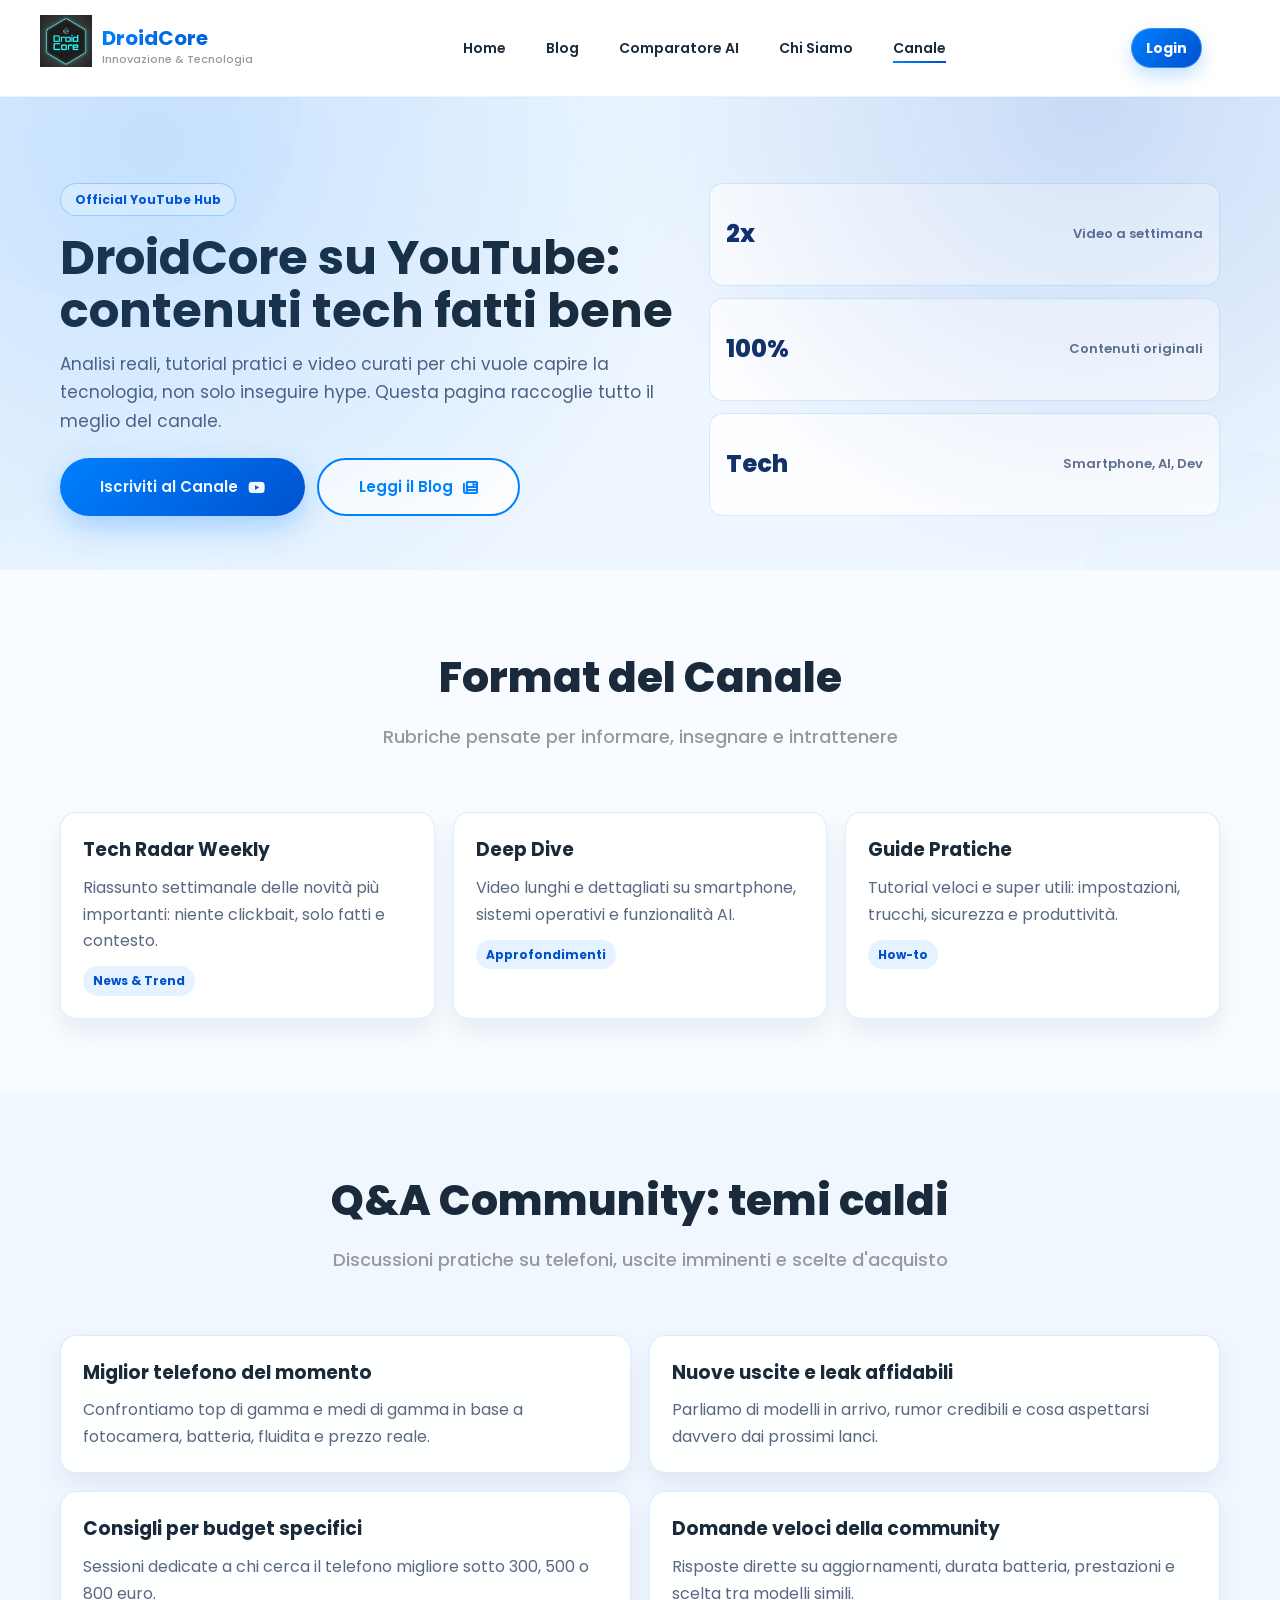
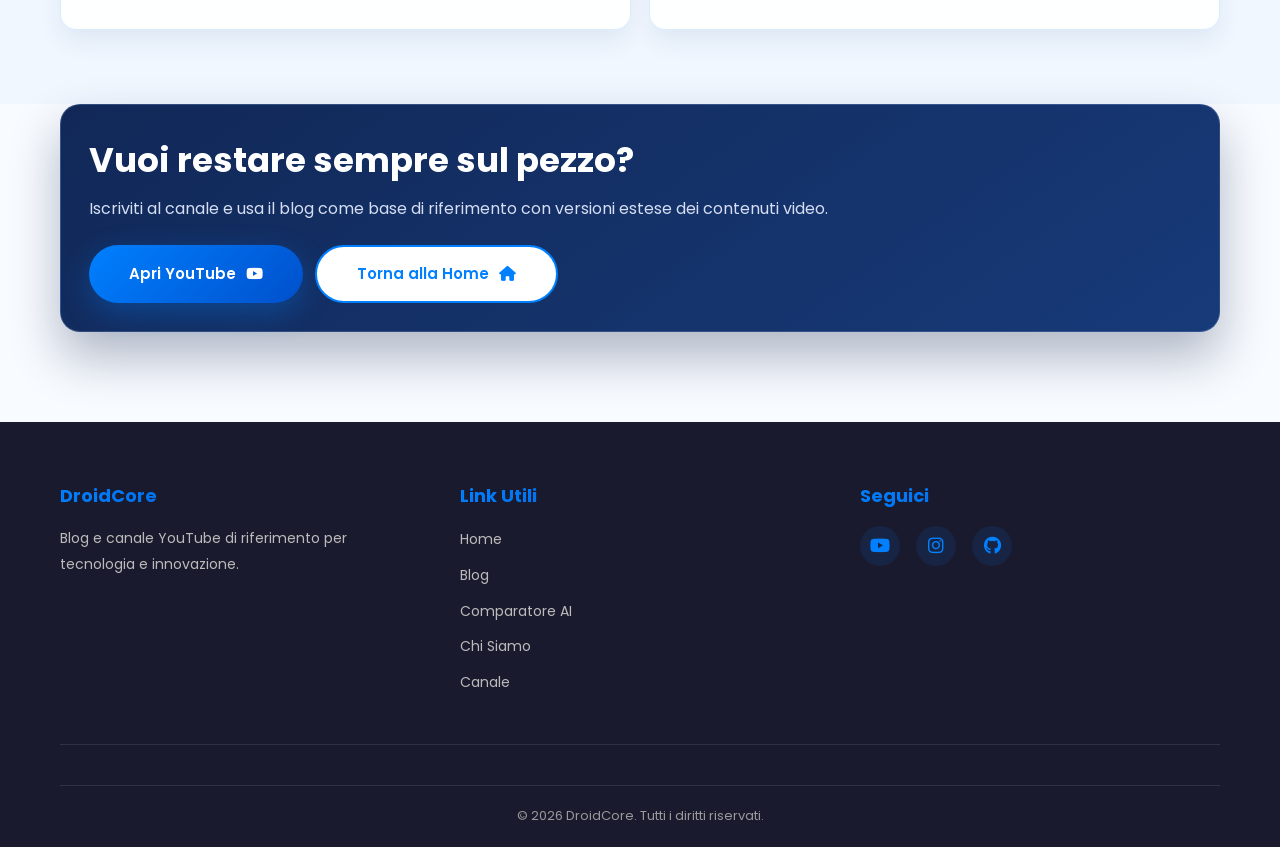
<file: canale.html>
﻿<!DOCTYPE html>
<html lang="it">
<head>
    <meta charset="UTF-8">
    <meta name="viewport" content="width=device-width, initial-scale=1.0">
    <meta name="description" content="Canale YouTube DroidCore: video su smartphone, AI, sviluppo e sicurezza. Scopri format e contenuti esclusivi.">
    <meta name="keywords" content="YouTube DroidCore, video tecnologia, canale tech, tutorial smartphone, AI, sviluppo web">
    <meta name="author" content="DroidCore">
    <meta name="robots" content="index, follow">
    <title>Canale YouTube DroidCore | Video, Format e Community</title>
    <link rel="stylesheet" href="styles.css">
    <link rel="stylesheet" href="https://cdnjs.cloudflare.com/ajax/libs/font-awesome/6.4.0/css/all.min.css">
</head>
<body>
    <div class="background-animation">
        <div class="blob blob-1"></div>
        <div class="blob blob-2"></div>
        <div class="blob blob-3"></div>
    </div>

    <header class="header">
        <div class="container">
            <div class="logo">
                <div class="logo-icon"><img loading="lazy" src="channels4_profile.jpg" alt="Logo DroidCore"></div>
                <div>
                    <h1>DroidCore</h1>
                    <p class="tagline">Innovazione & Tecnologia</p>
                </div>
            </div>
            <nav class="nav">
                <ul>
                    <li><a href="index.html">Home</a></li>
                    <li><a href="blog.html">Blog</a></li>
                    <li><a href="comparatore.html">Comparatore AI</a></li>
                    <li><a href="chi-siamo.html">Chi Siamo</a></li>
                    <li><a href="canale.html" class="active">Canale</a></li>
                </ul>
            </nav>
            <div class="header-actions">
                <a href="admin.html" class="header-login-btn">Login</a>
            </div>
            <div class="hamburger">
                <span></span>
                <span></span>
                <span></span>
            </div>
        </div>
    </header>

    <section class="channel-hero">
        <div class="container channel-hero-grid">
            <div>
                <span class="channel-pill">Official YouTube Hub</span>
                <h1>DroidCore su YouTube: contenuti tech fatti bene</h1>
                <p>Analisi reali, tutorial pratici e video curati per chi vuole capire la tecnologia, non solo inseguire hype. Questa pagina raccoglie tutto il meglio del canale.</p>
                <div class="channel-hero-actions">
                    <a href="https://www.youtube.com/@droidcore-e4b" target="_blank" rel="noopener noreferrer" class="cta-btn primary-btn"><span>Iscriviti al Canale</span><i class="fab fa-youtube"></i></a>
                    <a href="blog.html" class="cta-btn secondary-btn"><span>Leggi il Blog</span><i class="fas fa-newspaper"></i></a>
                </div>
            </div>
            <aside class="channel-metrics">
                <div class="metric-box">
                    <span class="metric-value">2x</span>
                    <span class="metric-label">Video a settimana</span>
                </div>
                <div class="metric-box">
                    <span class="metric-value">100%</span>
                    <span class="metric-label">Contenuti originali</span>
                </div>
                <div class="metric-box">
                    <span class="metric-value">Tech</span>
                    <span class="metric-label">Smartphone, AI, Dev</span>
                </div>
            </aside>
        </div>
    </section>

    <section class="channel-showcase">
        <div class="container">
            <div class="section-header">
                <h2>Format del Canale</h2>
                <p>Rubriche pensate per informare, insegnare e intrattenere</p>
            </div>
            <div class="showcase-grid">
                <article class="showcase-card">
                    <h3>Tech Radar Weekly</h3>
                    <p>Riassunto settimanale delle novità più importanti: niente clickbait, solo fatti e contesto.</p>
                    <span class="showcase-tag">News & Trend</span>
                </article>
                <article class="showcase-card">
                    <h3>Deep Dive</h3>
                    <p>Video lunghi e dettagliati su smartphone, sistemi operativi e funzionalità AI.</p>
                    <span class="showcase-tag">Approfondimenti</span>
                </article>
                <article class="showcase-card">
                    <h3>Guide Pratiche</h3>
                    <p>Tutorial veloci e super utili: impostazioni, trucchi, sicurezza e produttività.</p>
                    <span class="showcase-tag">How-to</span>
                </article>
            </div>
        </div>
    </section>

    <section class="channel-qa">
        <div class="container">
            <div class="section-header">
                <h2>Q&A Community: temi caldi</h2>
                <p>Discussioni pratiche su telefoni, uscite imminenti e scelte d'acquisto</p>
            </div>
            <div class="qa-grid">
                <article class="qa-card">
                    <h3>Miglior telefono del momento</h3>
                    <p>Confrontiamo top di gamma e medi di gamma in base a fotocamera, batteria, fluidita e prezzo reale.</p>
                </article>
                <article class="qa-card">
                    <h3>Nuove uscite e leak affidabili</h3>
                    <p>Parliamo di modelli in arrivo, rumor credibili e cosa aspettarsi davvero dai prossimi lanci.</p>
                </article>
                <article class="qa-card">
                    <h3>Consigli per budget specifici</h3>
                    <p>Sessioni dedicate a chi cerca il telefono migliore sotto 300, 500 o 800 euro.</p>
                </article>
                <article class="qa-card">
                    <h3>Domande veloci della community</h3>
                    <p>Risposte dirette su aggiornamenti, durata batteria, prestazioni e scelta tra modelli simili.</p>
                </article>
            </div>
        </div>
    </section>

    <section class="channel-final-cta">
        <div class="container">
            <div class="channel-final-card">
                <h2>Vuoi restare sempre sul pezzo?</h2>
                <p>Iscriviti al canale e usa il blog come base di riferimento con versioni estese dei contenuti video.</p>
                <div class="channel-hero-actions">
                    <a href="https://www.youtube.com/@droidcore-e4b" target="_blank" rel="noopener noreferrer" class="cta-btn primary-btn"><span>Apri YouTube</span><i class="fab fa-youtube"></i></a>
                    <a href="index.html" class="cta-btn secondary-btn"><span>Torna alla Home</span><i class="fas fa-house"></i></a>
                </div>
            </div>
        </div>
    </section>

    <footer class="footer">
        <div class="container">
            <div class="footer-content">
                <div class="footer-section">
                    <h4>DroidCore</h4>
                    <p>Blog e canale YouTube di riferimento per tecnologia e innovazione.</p>
                </div>
                <div class="footer-section">
                    <h4>Link Utili</h4>
                    <ul>
                        <li><a href="index.html">Home</a></li>
                        <li><a href="blog.html">Blog</a></li>
                        <li><a href="comparatore.html">Comparatore AI</a></li>
                        <li><a href="chi-siamo.html">Chi Siamo</a></li>
                        <li><a href="canale.html">Canale</a></li>
                </ul>
                </div>
                <div class="footer-section">
                    <h4>Seguici</h4>
                    <div class="social-links">
                        <a href="https://www.youtube.com/@droidcore-e4b" target="_blank" rel="noopener noreferrer" title="YouTube"><i class="fab fa-youtube"></i></a>
                        <a href="https://instagram.com" target="_blank" rel="noopener noreferrer" title="Instagram"><i class="fab fa-instagram"></i></a>
                        <a href="https://github.com" target="_blank" rel="noopener noreferrer" title="GitHub"><i class="fab fa-github"></i></a>
                    </div>
                </div>
            </div>
            <div class="footer-bottom">
                <p>&copy; 2026 DroidCore. Tutti i diritti riservati.</p>
            </div>
        </div>
    </footer>

    <script src="script.js" defer></script>
</body>
</html>
</file>
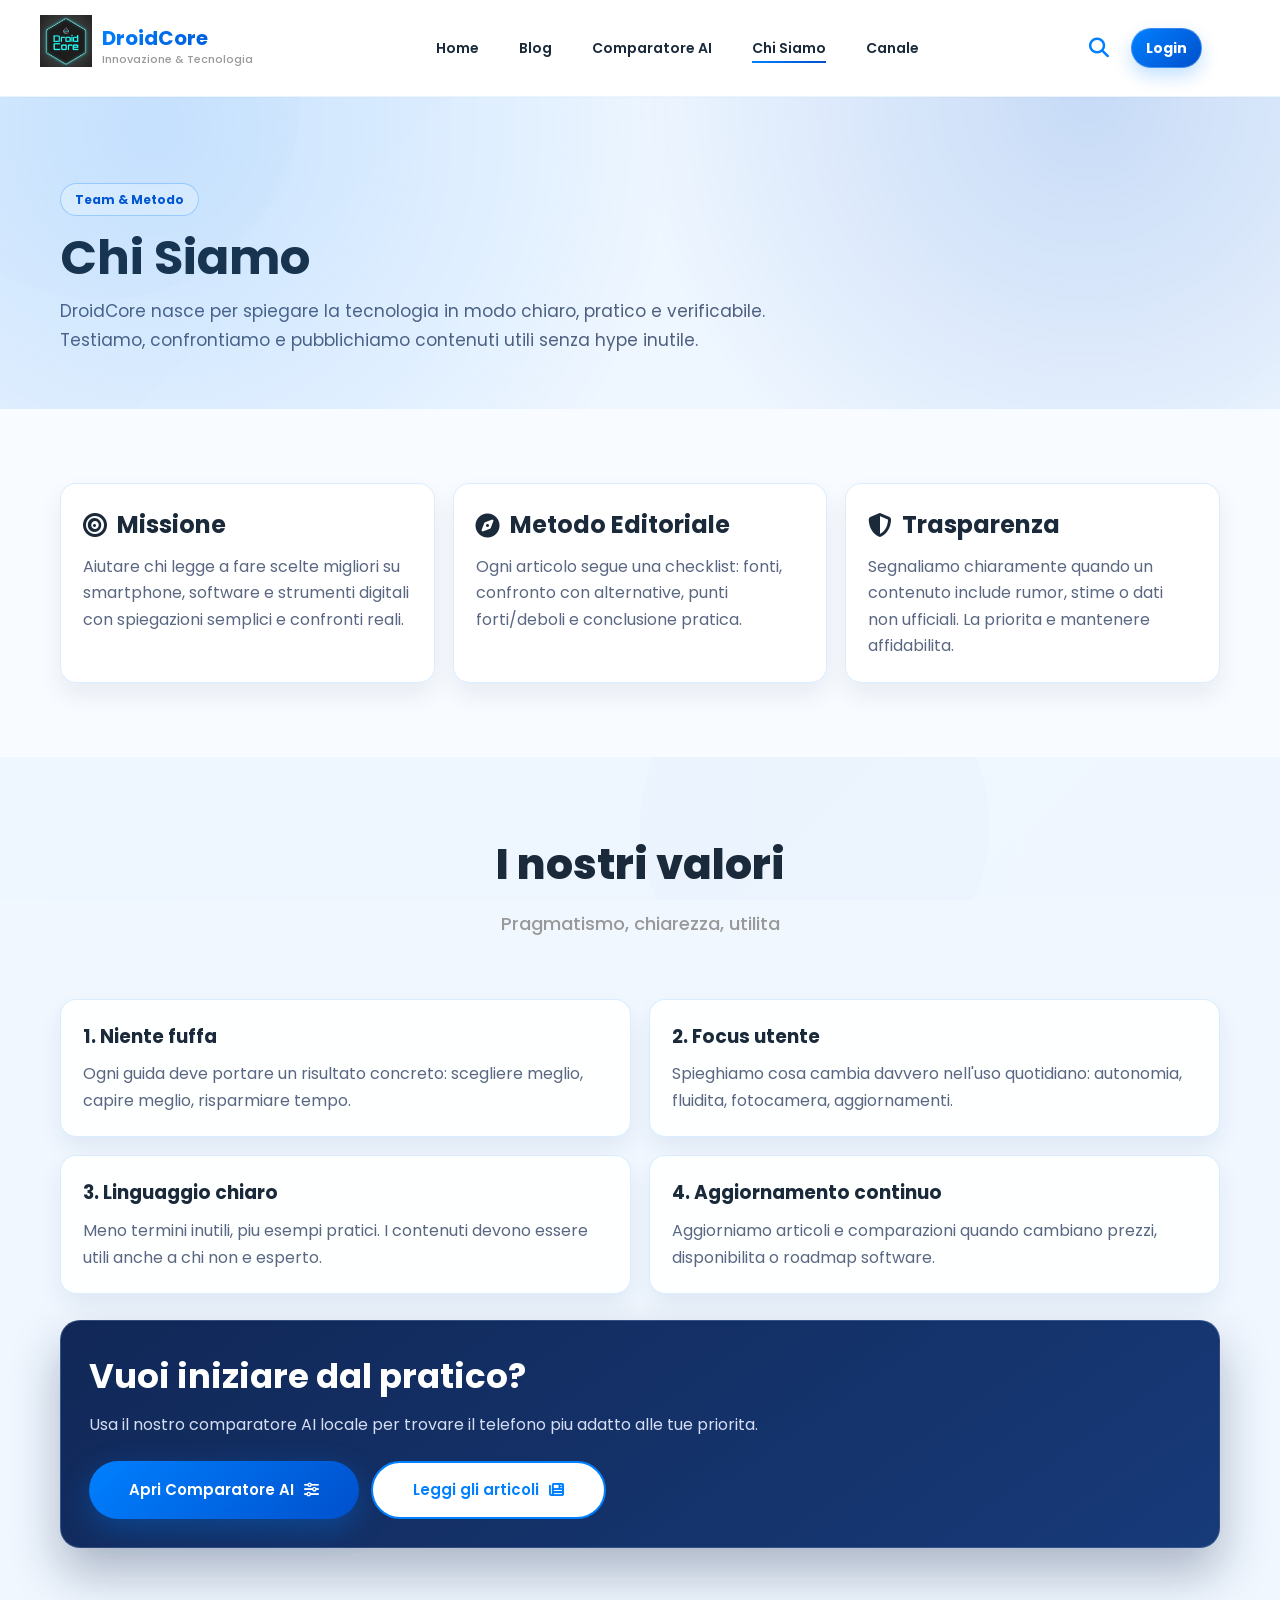
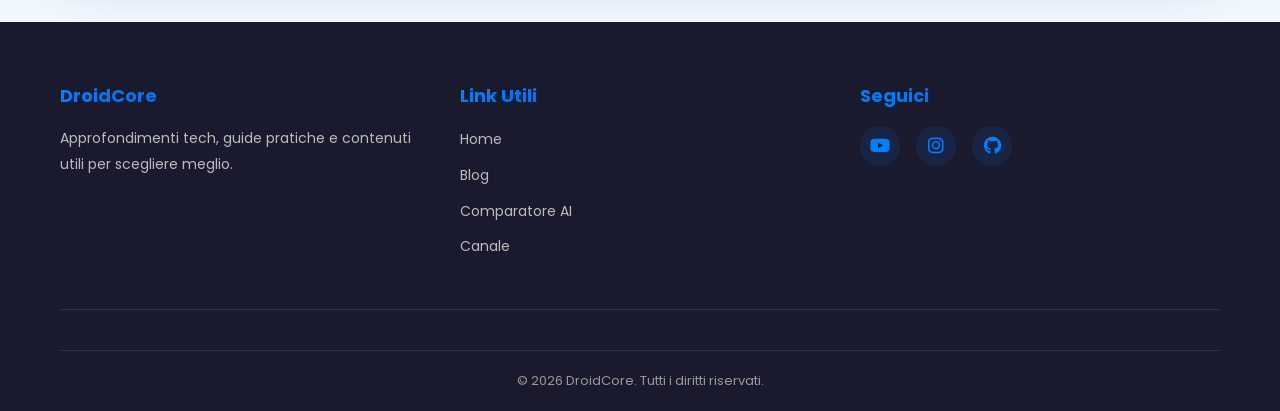
<file: chi-siamo.html>
﻿<!DOCTYPE html>
<html lang="it">
<head>
    <meta charset="UTF-8">
    <meta name="viewport" content="width=device-width, initial-scale=1.0">
    <meta name="description" content="Scopri il team DroidCore, il nostro metodo editoriale e la missione del progetto tech.">
    <title>Chi Siamo | DroidCore</title>
    <link rel="stylesheet" href="styles.css">
    <link rel="stylesheet" href="https://cdnjs.cloudflare.com/ajax/libs/font-awesome/6.4.0/css/all.min.css">
</head>
<body>
    <div class="background-animation">
        <div class="blob blob-1"></div>
        <div class="blob blob-2"></div>
        <div class="blob blob-3"></div>
    </div>

      <!-- Header -->
    <header class="header">
        <div class="container">
            <div class="logo">
                <div class="logo-icon"><img loading="lazy" src="channels4_profile.jpg" alt="Logo DroidCore"></div>
                <div>
                    <h1>DroidCore</h1>
                    <p class="tagline">Innovazione & Tecnologia</p>
                </div>
            </div>
            <nav class="nav">
                <ul>
                    <li><a href="index.html" >Home</a></li>
                    <li><a href="blog.html">Blog</a></li>
                    <li><a href="comparatore.html">Comparatore AI</a></li>
                    <li><a href="chi-siamo.html"class="active">Chi Siamo</a></li>
                    <li><a href="canale.html">Canale</a></li>
                </ul>
            </nav>
            <div class="header-actions">
                <button class="search-toggle" id="searchToggle" title="Cerca articoli">
                    <i class="fas fa-search"></i>
                </button>
                <a href="admin.html" class="header-login-btn">Login</a>
            </div>
            <div class="hamburger">
                <span></span>
                <span></span>
                <span></span>
            </div>
        </div>
    </header>

    <section class="about-page-hero">
        <div class="container">
            <span class="channel-pill">Team & Metodo</span>
            <h1>Chi Siamo</h1>
            <p>DroidCore nasce per spiegare la tecnologia in modo chiaro, pratico e verificabile. Testiamo, confrontiamo e pubblichiamo contenuti utili senza hype inutile.</p>
        </div>
    </section>

    <section class="about-page-grid">
        <div class="container">
            <div class="about-page-cards">
                <article class="about-page-card">
                    <h2><i class="fas fa-bullseye"></i> Missione</h2>
                    <p>Aiutare chi legge a fare scelte migliori su smartphone, software e strumenti digitali con spiegazioni semplici e confronti reali.</p>
                </article>
                <article class="about-page-card">
                    <h2><i class="fas fa-compass"></i> Metodo Editoriale</h2>
                    <p>Ogni articolo segue una checklist: fonti, confronto con alternative, punti forti/deboli e conclusione pratica.</p>
                </article>
                <article class="about-page-card">
                    <h2><i class="fas fa-shield-alt"></i> Trasparenza</h2>
                    <p>Segnaliamo chiaramente quando un contenuto include rumor, stime o dati non ufficiali. La priorita e mantenere affidabilita.</p>
                </article>
            </div>
        </div>
    </section>

    <section class="about-page-values">
        <div class="container">
            <div class="section-header">
                <h2>I nostri valori</h2>
                <p>Pragmatismo, chiarezza, utilita</p>
            </div>
            <div class="qa-grid">
                <article class="qa-card">
                    <h3>1. Niente fuffa</h3>
                    <p>Ogni guida deve portare un risultato concreto: scegliere meglio, capire meglio, risparmiare tempo.</p>
                </article>
                <article class="qa-card">
                    <h3>2. Focus utente</h3>
                    <p>Spieghiamo cosa cambia davvero nell'uso quotidiano: autonomia, fluidita, fotocamera, aggiornamenti.</p>
                </article>
                <article class="qa-card">
                    <h3>3. Linguaggio chiaro</h3>
                    <p>Meno termini inutili, piu esempi pratici. I contenuti devono essere utili anche a chi non e esperto.</p>
                </article>
                <article class="qa-card">
                    <h3>4. Aggiornamento continuo</h3>
                    <p>Aggiorniamo articoli e comparazioni quando cambiano prezzi, disponibilita o roadmap software.</p>
                </article>
            </div>
            <div class="channel-final-card about-page-cta">
                <h2>Vuoi iniziare dal pratico?</h2>
                <p>Usa il nostro comparatore AI locale per trovare il telefono piu adatto alle tue priorita.</p>
                <div class="channel-hero-actions">
                    <a href="comparatore.html" class="cta-btn primary-btn"><span>Apri Comparatore AI</span><i class="fas fa-sliders-h"></i></a>
                    <a href="blog.html" class="cta-btn secondary-btn"><span>Leggi gli articoli</span><i class="fas fa-newspaper"></i></a>
                </div>
            </div>
        </div>
    </section>

    <footer class="footer">
        <div class="container">
            <div class="footer-content">
                <div class="footer-section">
                    <h4>DroidCore</h4>
                    <p>Approfondimenti tech, guide pratiche e contenuti utili per scegliere meglio.</p>
                </div>
                <div class="footer-section">
                    <h4>Link Utili</h4>
                    <ul>
                        <li><a href="index.html">Home</a></li>
                        <li><a href="blog.html">Blog</a></li>
                        <li><a href="comparatore.html">Comparatore AI</a></li>
                        <li><a href="canale.html">Canale</a></li>
                    </ul>
                </div>
                <div class="footer-section">
                    <h4>Seguici</h4>
                    <div class="social-links">
                        <a href="https://www.youtube.com/@droidcore-e4b" target="_blank" rel="noopener noreferrer" title="YouTube"><i class="fab fa-youtube"></i></a>
                        <a href="https://instagram.com" target="_blank" rel="noopener noreferrer" title="Instagram"><i class="fab fa-instagram"></i></a>
                        <a href="https://github.com" target="_blank" rel="noopener noreferrer" title="GitHub"><i class="fab fa-github"></i></a>
                    </div>
                </div>
            </div>
            <div class="footer-bottom">
                <p>&copy; 2026 DroidCore. Tutti i diritti riservati.</p>
            </div>
        </div>
    </footer>

    <script src="script.js" defer></script>
</body>
</html>
</file>
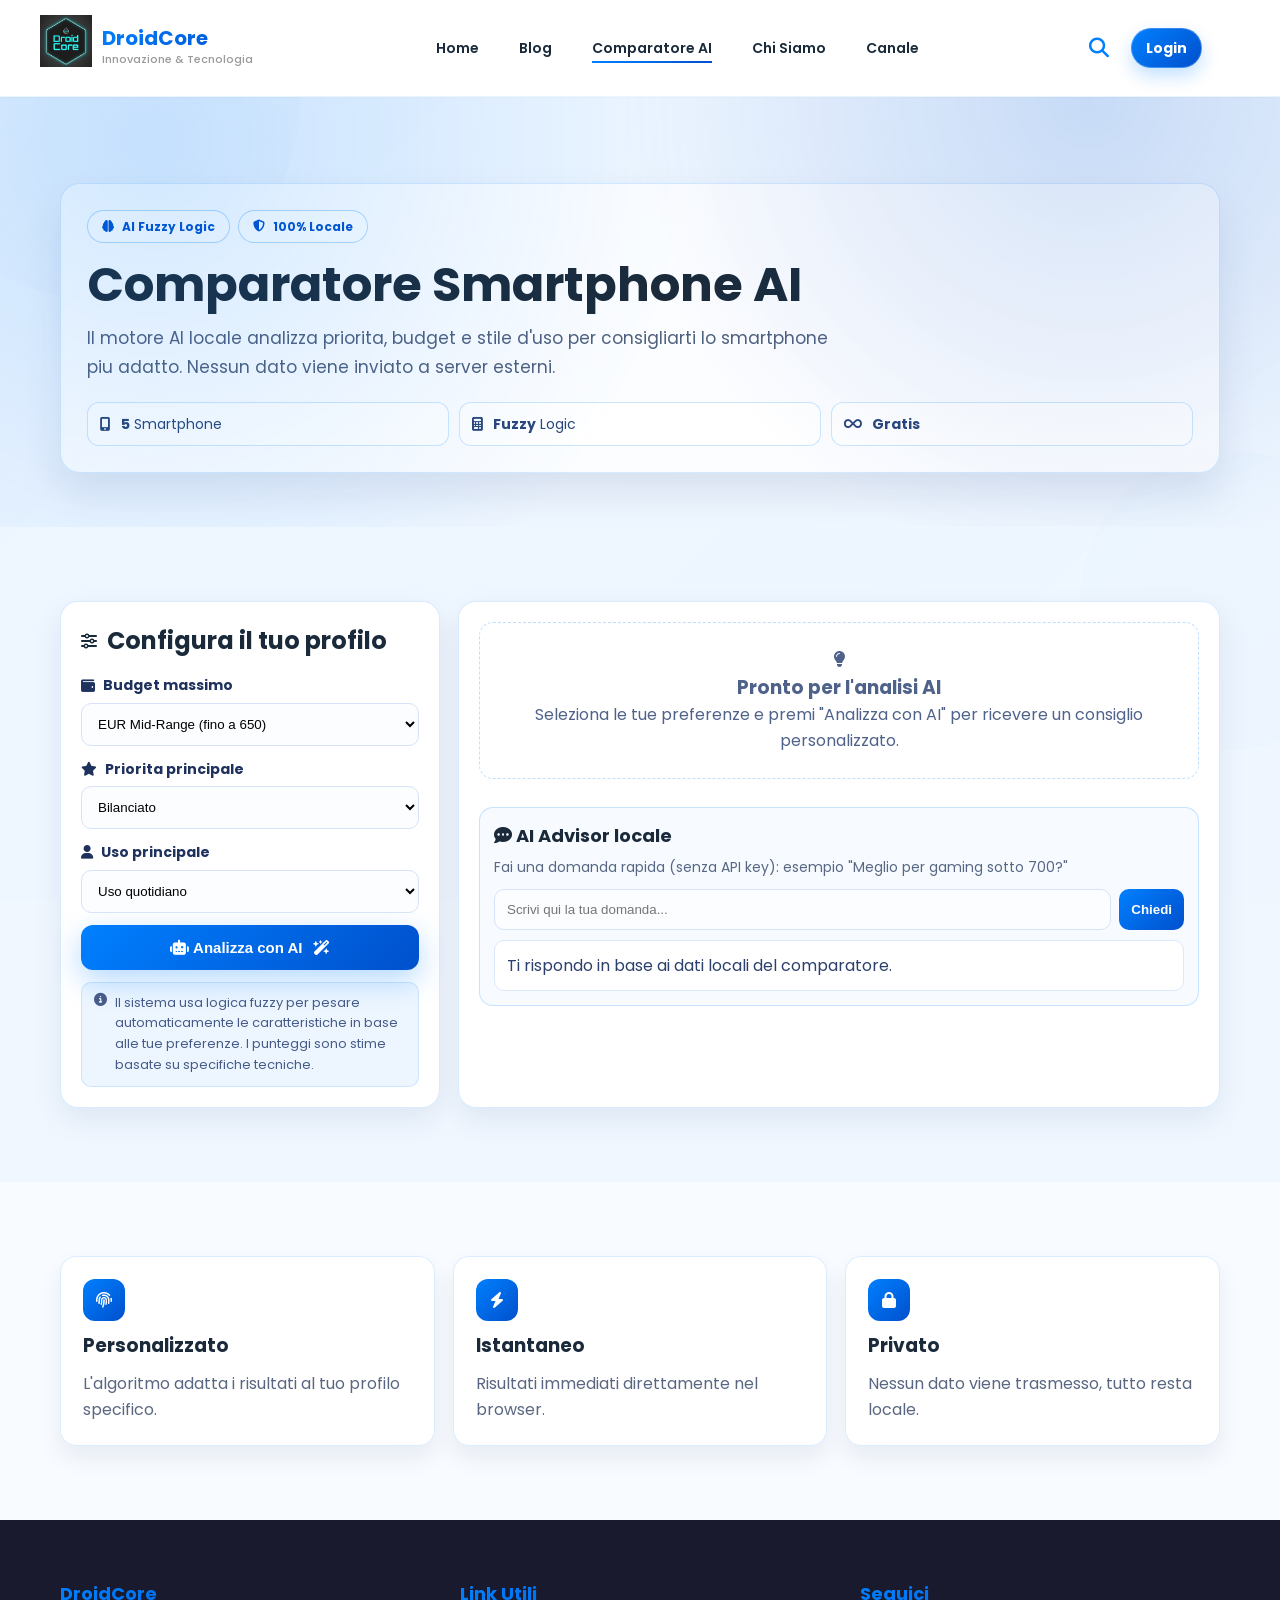
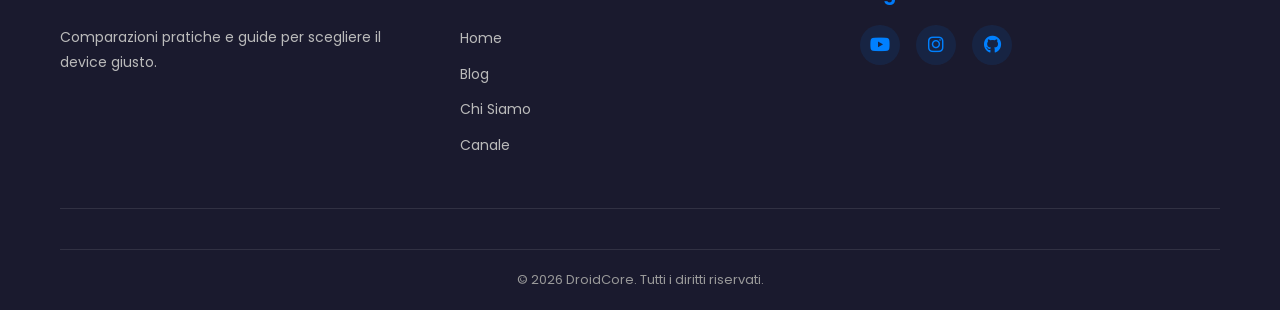
<file: comparatore.html>
﻿<!DOCTYPE html>
<html lang="it">
<head>
    <meta charset="UTF-8">
    <meta name="viewport" content="width=device-width, initial-scale=1.0">
    <meta name="description" content="Comparatore AI locale DroidCore: confronta smartphone in base a budget e priorita senza backend.">
    <title>Comparatore AI | DroidCore</title>
    <link rel="stylesheet" href="styles.css">
    <link rel="stylesheet" href="https://cdnjs.cloudflare.com/ajax/libs/font-awesome/6.4.0/css/all.min.css">
</head>
<body>
    <div class="background-animation">
        <div class="blob blob-1"></div>
        <div class="blob blob-2"></div>
        <div class="blob blob-3"></div>
    </div>

    <header class="header">
        <div class="container">
            <div class="logo">
                <div class="logo-icon"><img loading="lazy" src="channels4_profile.jpg" alt="Logo DroidCore"></div>
                <div>
                    <h1>DroidCore</h1>
                    <p class="tagline">Innovazione & Tecnologia</p>
                </div>
            </div>
            <nav class="nav">
                <ul>
                    <li><a href="index.html">Home</a></li>
                    <li><a href="blog.html">Blog</a></li>
                    <li><a href="comparatore.html" class="active">Comparatore AI</a></li>
                    <li><a href="chi-siamo.html">Chi Siamo</a></li>
                    <li><a href="canale.html">Canale</a></li>
                </ul>
            </nav>
            <div class="header-actions">
                <button class="search-toggle" id="searchToggle" title="Cerca articoli">
                    <i class="fas fa-search"></i>
                </button>
                <a href="admin.html" class="header-login-btn">Login</a>
            </div>
            <div class="hamburger">
                <span></span>
                <span></span>
                <span></span>
            </div>
        </div>
    </header>

    <section class="comparator-hero">
        <div class="container">
            <div class="comparator-hero-content">
                <div class="comparator-hero-badges">
                    <span class="channel-pill"><i class="fas fa-brain"></i> AI Fuzzy Logic</span>
                    <span class="channel-pill"><i class="fas fa-shield-alt"></i> 100% Locale</span>
                </div>
                <h1>Comparatore Smartphone AI</h1>
                <p>Il motore AI locale analizza priorita, budget e stile d'uso per consigliarti lo smartphone piu adatto. Nessun dato viene inviato a server esterni.</p>
                <div class="comparator-hero-stats">
                    <div class="comparator-stat"><i class="fas fa-mobile-alt"></i><span><strong>5</strong> Smartphone</span></div>
                    <div class="comparator-stat"><i class="fas fa-calculator"></i><span><strong>Fuzzy</strong> Logic</span></div>
                    <div class="comparator-stat"><i class="fas fa-infinity"></i><span><strong>Gratis</strong></span></div>
                </div>
            </div>
        </div>
    </section>

    <section class="comparator-section">
        <div class="container comparator-layout">
            <form id="aiComparatorForm" class="comparator-form">
                <div class="comparator-form-header">
                    <i class="fas fa-sliders-h"></i>
                    <h2>Configura il tuo profilo</h2>
                </div>

                <div class="comparator-form-group">
                    <label for="budget"><i class="fas fa-wallet"></i> Budget massimo</label>
                    <select id="budget" name="budget">
                        <option value="200">EUR Base Level (fino a 200)</option>
                        <option value="450">EUR Entry Level (fino a 450)</option>
                        <option value="650" selected>EUR Mid-Range (fino a 650)</option>
                        <option value="850">EUR Upper-Mid (fino a 850)</option>
                        <option value="1300">EUR Premium (fino a 1300)</option>
                    </select>
                </div>

                <div class="comparator-form-group">
                    <label for="priority"><i class="fas fa-star"></i> Priorita principale</label>
                    <select id="priority" name="priority">
                        <option value="balanced" selected>Bilanciato</option>
                        <option value="camera">Fotocamera</option>
                        <option value="battery">Batteria</option>
                        <option value="performance">Prestazioni</option>
                        <option value="display">Display</option>
                    </select>
                </div>

                <div class="comparator-form-group">
                    <label for="usage"><i class="fas fa-user"></i> Uso principale</label>
                    <select id="usage" name="usage">
                        <option value="daily" selected>Uso quotidiano</option>
                        <option value="gaming">Gaming</option>
                        <option value="creator">Foto/Video creator</option>
                        <option value="work">Lavoro</option>
                    </select>
                </div>

                <button type="submit" class="submit-btn comparator-btn">
                    <span><i class="fas fa-robot"></i> Analizza con AI</span>
                    <i class="fas fa-wand-magic-sparkles"></i>
                </button>

                <div class="comparator-note">
                    <i class="fas fa-info-circle"></i>
                    <p>Il sistema usa logica fuzzy per pesare automaticamente le caratteristiche in base alle tue preferenze. I punteggi sono stime basate su specifiche tecniche.</p>
                </div>
            </form>

            <div class="comparator-results">
                <div id="aiSummary" class="comparator-summary">
                    <div class="comparator-waiting">
                        <i class="fas fa-lightbulb"></i>
                        <h3>Pronto per l'analisi AI</h3>
                        <p>Seleziona le tue preferenze e premi "Analizza con AI" per ricevere un consiglio personalizzato.</p>
                    </div>
                </div>
                <div id="aiRanking" class="comparator-ranking"></div>

                <div class="ai-assistant" id="aiAssistantLocal">
                    <h3><i class="fas fa-comment-dots"></i> AI Advisor locale</h3>
                    <p>Fai una domanda rapida (senza API key): esempio "Meglio per gaming sotto 700?"</p>
                    <div class="ai-assistant-row">
                        <input id="aiAssistantInput" class="ai-assistant-input" type="text" placeholder="Scrivi qui la tua domanda...">
                        <button id="aiAssistantAsk" class="ai-assistant-btn" type="button">Chiedi</button>
                    </div>
                    <div id="aiAssistantAnswer" class="ai-assistant-answer">Ti rispondo in base ai dati locali del comparatore.</div>
                </div>
            </div>
        </div>
    </section>

    <section class="comparator-features">
        <div class="container">
            <div class="comparator-features-grid">
                <div class="comparator-feature-card">
                    <div class="comparator-feature-icon"><i class="fas fa-fingerprint"></i></div>
                    <h3>Personalizzato</h3>
                    <p>L'algoritmo adatta i risultati al tuo profilo specifico.</p>
                </div>
                <div class="comparator-feature-card">
                    <div class="comparator-feature-icon"><i class="fas fa-bolt"></i></div>
                    <h3>Istantaneo</h3>
                    <p>Risultati immediati direttamente nel browser.</p>
                </div>
                <div class="comparator-feature-card">
                    <div class="comparator-feature-icon"><i class="fas fa-lock"></i></div>
                    <h3>Privato</h3>
                    <p>Nessun dato viene trasmesso, tutto resta locale.</p>
                </div>
            </div>
        </div>
    </section>

    <footer class="footer">
        <div class="container">
            <div class="footer-content">
                <div class="footer-section">
                    <h4>DroidCore</h4>
                    <p>Comparazioni pratiche e guide per scegliere il device giusto.</p>
                </div>
                <div class="footer-section">
                    <h4>Link Utili</h4>
                    <ul>
                        <li><a href="index.html">Home</a></li>
                        <li><a href="blog.html">Blog</a></li>
                        <li><a href="chi-siamo.html">Chi Siamo</a></li>
                        <li><a href="canale.html">Canale</a></li>
                    </ul>
                </div>
                <div class="footer-section">
                    <h4>Seguici</h4>
                    <div class="social-links">
                        <a href="https://www.youtube.com/@droidcore-e4b" target="_blank" rel="noopener noreferrer" title="YouTube"><i class="fab fa-youtube"></i></a>
                        <a href="https://instagram.com" target="_blank" rel="noopener noreferrer" title="Instagram"><i class="fab fa-instagram"></i></a>
                        <a href="https://github.com" target="_blank" rel="noopener noreferrer" title="GitHub"><i class="fab fa-github"></i></a>
                    </div>
                </div>
            </div>
            <div class="footer-bottom">
                <p>&copy; 2026 DroidCore. Tutti i diritti riservati.</p>
            </div>
        </div>
    </footer>

    <script src="script.js" defer></script>
</body>
</html>
</file>
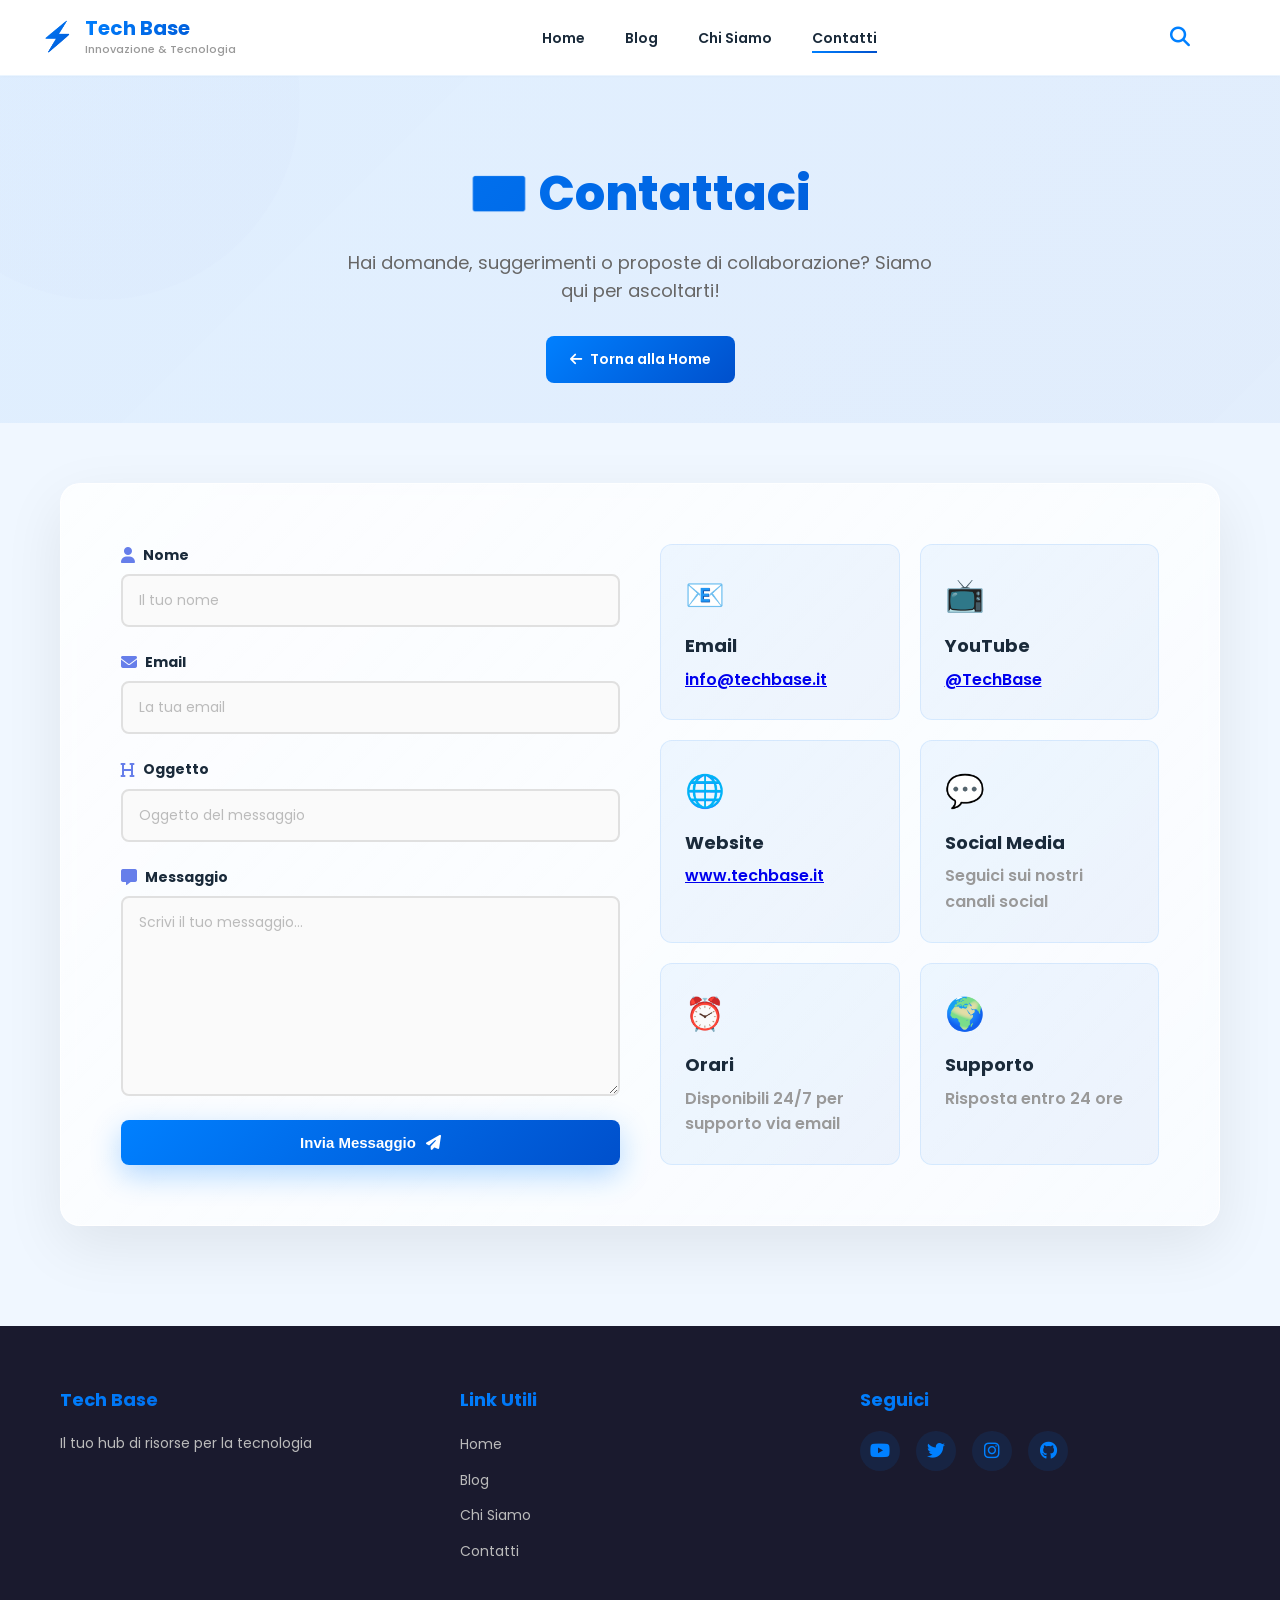
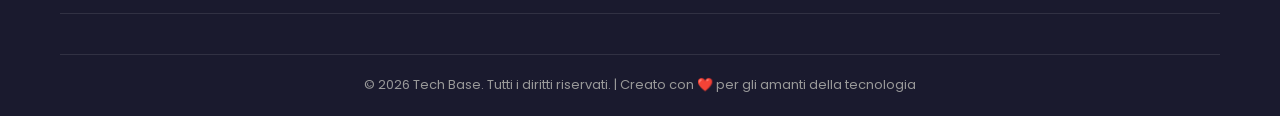
<file: contatti.html>
<!DOCTYPE html>
<html lang="it">
<head>
    <meta charset="UTF-8">
    <meta name="viewport" content="width=device-width, initial-scale=1.0">
    <meta name="description" content="Contatti Tech Base - Contattaci per domande, suggerimenti e collaborazioni su articoli tech, guide tecnologia e blog innovativo. Supporto veloce 24/7.">
    <meta name="keywords" content="contatti, supporto tech, domande tecnologia, collaborazioni blog, contatti blog tech, email supporto">
    <meta name="author" content="Tech Base">
    <meta name="robots" content="index, follow">
    <meta property="og:title" content="Contatti - Tech Base Blog Tecnologia">
    <meta property="og:description" content="Contattaci per qualsiasi domanda, suggerimento o proposta di collaborazione. Team disponibile 24/7.">
    <meta property="og:type" content="website">
    <meta property="og:url" content="https://www.techbase.it/contatti.html">
    
    <!-- Schema Markup -->
    <script type="application/ld+json">
    {
      "@context": "https://schema.org",
      "@type": "LocalBusiness",
      "name": "Tech Base",
      "description": "Blog di tecnologia con articoli su Samsung, software, privacy e innovazione",
      "url": "https://www.techbase.it/",
      "contactPoint": {
        "@type": "ContactPoint",
        "telephone": "+39-XXX-XXXXXXX",
        "contactType": "Customer Service",
        "email": "info@techbase.it",
        "availableLanguage": "it"
      },
      "sameAs": [
        "https://www.youtube.com/techbase",
        "https://twitter.com/techbase",
        "https://www.instagram.com/techbase"
      ]
    }
    </script>
    
    <title>Contatti Tech Base - Domande e Collaborazioni Blog Tecnologia 2026</title>
    <link rel="stylesheet" href="styles.css">
    <link rel="stylesheet" href="https://cdnjs.cloudflare.com/ajax/libs/font-awesome/6.4.0/css/all.min.css">
    <link rel="canonical" href="https://www.techbase.it/contatti.html">
</head>
<body>
    <!-- Animated Background -->
    <div class="background-animation">
        <div class="blob blob-1"></div>
        <div class="blob blob-2"></div>
        <div class="blob blob-3"></div>
    </div>

    <!-- Header -->
    <header class="header">
        <div class="container">
            <div class="logo">
                <div class="logo-icon">⚡</div>
                <div>
                    <h1>Tech Base</h1>
                    <p class="tagline">Innovazione & Tecnologia</p>
                </div>
            </div>
            <nav class="nav">
                <ul>
                    <li><a href="index.html">Home</a></li>
                    <li><a href="blog.html">Blog</a></li>
                    <li><a href="index.html#about">Chi Siamo</a></li>
                    <li><a href="contatti.html" class="active">Contatti</a></li>
                </ul>
            </nav>
            <button class="search-toggle" id="searchToggle" title="Cerca articoli">
                <i class="fas fa-search"></i>
            </button>
            <div class="hamburger">
                <span></span>
                <span></span>
                <span></span>
            </div>
        </div>
    </header>

    <!-- Search Modal -->
    <div class="search-modal" id="searchModal">
        <div class="search-modal-content">
            <button class="search-modal-close" id="searchModalClose">
                <i class="fas fa-times"></i>
            </button>
            <div class="search-modal-header">
                <h2>Cerca Articoli</h2>
                <p>Trova gli articoli che ti interessano</p>
            </div>
            <div class="search-box-modal">
                <i class="fas fa-search"></i>
                <input type="text" id="searchInputModal" class="search-input-modal" placeholder="Cerca per titolo, categoria, parola chiave...">
                <button class="search-clear-modal" id="searchClearModal">
                    <i class="fas fa-times"></i>
                </button>
            </div>
            <div class="search-tags-modal">
                <button class="search-tag-modal" data-tag="smartphone">📱 Smartphone</button>
                <button class="search-tag-modal" data-tag="privacy">🔒 Privacy</button>
                <button class="search-tag-modal" data-tag="software">📱 Software</button>
                <button class="search-tag-modal" data-tag="compatibilità">✅ Compatibilità</button>
                <button class="search-tag-modal" data-tag="security">🔐 Security</button>
                <button class="search-tag-modal" data-tag="ai">🤖 AI</button>
            </div>
            <div id="searchResultsModal" class="search-results-modal"></div>
        </div>
    </div>
    <div class="search-modal-overlay" id="searchModalOverlay"></div>

    <!-- Contact Header Section -->
    <section class="contact-header-section">
        <div class="container">
            <div class="contact-header-content">
                <h1>✉️ Contattaci</h1>
                <p>Hai domande, suggerimenti o proposte di collaborazione? Siamo qui per ascoltarti!</p>
                <a href="index.html" class="back-to-home">
                    <i class="fas fa-arrow-left"></i> Torna alla Home
                </a>
            </div>
        </div>
    </section>

    <!-- Contact Section -->
    <section class="contact contact-page">
        <div class="container">
            <div class="contact-wrapper">
                <div class="contact-content">
                    <form class="contact-form">
                        <div class="form-group">
                            <label for="name"><i class="fas fa-user"></i> Nome</label>
                            <input type="text" id="name" name="name" placeholder="Il tuo nome" required>
                        </div>
                        <div class="form-group">
                            <label for="email"><i class="fas fa-envelope"></i> Email</label>
                            <input type="email" id="email" name="email" placeholder="La tua email" required>
                        </div>
                        <div class="form-group">
                            <label for="subject"><i class="fas fa-heading"></i> Oggetto</label>
                            <input type="text" id="subject" name="subject" placeholder="Oggetto del messaggio" required>
                        </div>
                        <div class="form-group full-width">
                            <label for="message"><i class="fas fa-message"></i> Messaggio</label>
                            <textarea id="message" name="message" rows="8" placeholder="Scrivi il tuo messaggio..." required></textarea>
                        </div>
                        <button type="submit" class="submit-btn"><span>Invia Messaggio</span><i class="fas fa-paper-plane"></i></button>
                    </form>
                    <div class="contact-info">
                        <div class="info-item">
                            <div class="info-icon">📧</div>
                            <h4>Email</h4>
                            <p><a href="mailto:info@techbase.it">info@techbase.it</a></p>
                        </div>
                        <div class="info-item">
                            <div class="info-icon">📺</div>
                            <h4>YouTube</h4>
                            <p><a href="https://youtube.com" target="_blank">@TechBase</a></p>
                        </div>
                        <div class="info-item">
                            <div class="info-icon">🌐</div>
                            <h4>Website</h4>
                            <p><a href="index.html">www.techbase.it</a></p>
                        </div>
                        <div class="info-item">
                            <div class="info-icon">💬</div>
                            <h4>Social Media</h4>
                            <p>Seguici sui nostri canali social</p>
                        </div>
                        <div class="info-item">
                            <div class="info-icon">⏰</div>
                            <h4>Orari</h4>
                            <p>Disponibili 24/7 per supporto via email</p>
                        </div>
                        <div class="info-item">
                            <div class="info-icon">🌍</div>
                            <h4>Supporto</h4>
                            <p>Risposta entro 24 ore</p>
                        </div>
                    </div>
                </div>
            </div>
        </div>
    </section>

    <!-- Footer -->
    <footer class="footer">
        <div class="container">
            <div class="footer-content">
                <div class="footer-section">
                    <h4>Tech Base</h4>
                    <p>Il tuo hub di risorse per la tecnologia</p>
                </div>
                <div class="footer-section">
                    <h4>Link Utili</h4>
                    <ul>
                        <li><a href="index.html">Home</a></li>
                        <li><a href="blog.html">Blog</a></li>
                        <li><a href="index.html#about">Chi Siamo</a></li>
                        <li><a href="contatti.html">Contatti</a></li>
                    </ul>
                </div>
                <div class="footer-section">
                    <h4>Seguici</h4>
                    <div class="social-links">
                        <a href="https://youtube.com" target="_blank" title="YouTube"><i class="fab fa-youtube"></i></a>
                        <a href="https://twitter.com" target="_blank" title="Twitter"><i class="fab fa-twitter"></i></a>
                        <a href="https://instagram.com" target="_blank" title="Instagram"><i class="fab fa-instagram"></i></a>
                        <a href="https://github.com" target="_blank" title="GitHub"><i class="fab fa-github"></i></a>
                    </div>
                </div>
            </div>
            <div class="footer-bottom">
                <p>&copy; 2026 Tech Base. Tutti i diritti riservati. | Creato con ❤️ per gli amanti della tecnologia</p>
            </div>
        </div>
    </footer>

    <script src="script.js"></script>
</body>
</html>
</file>
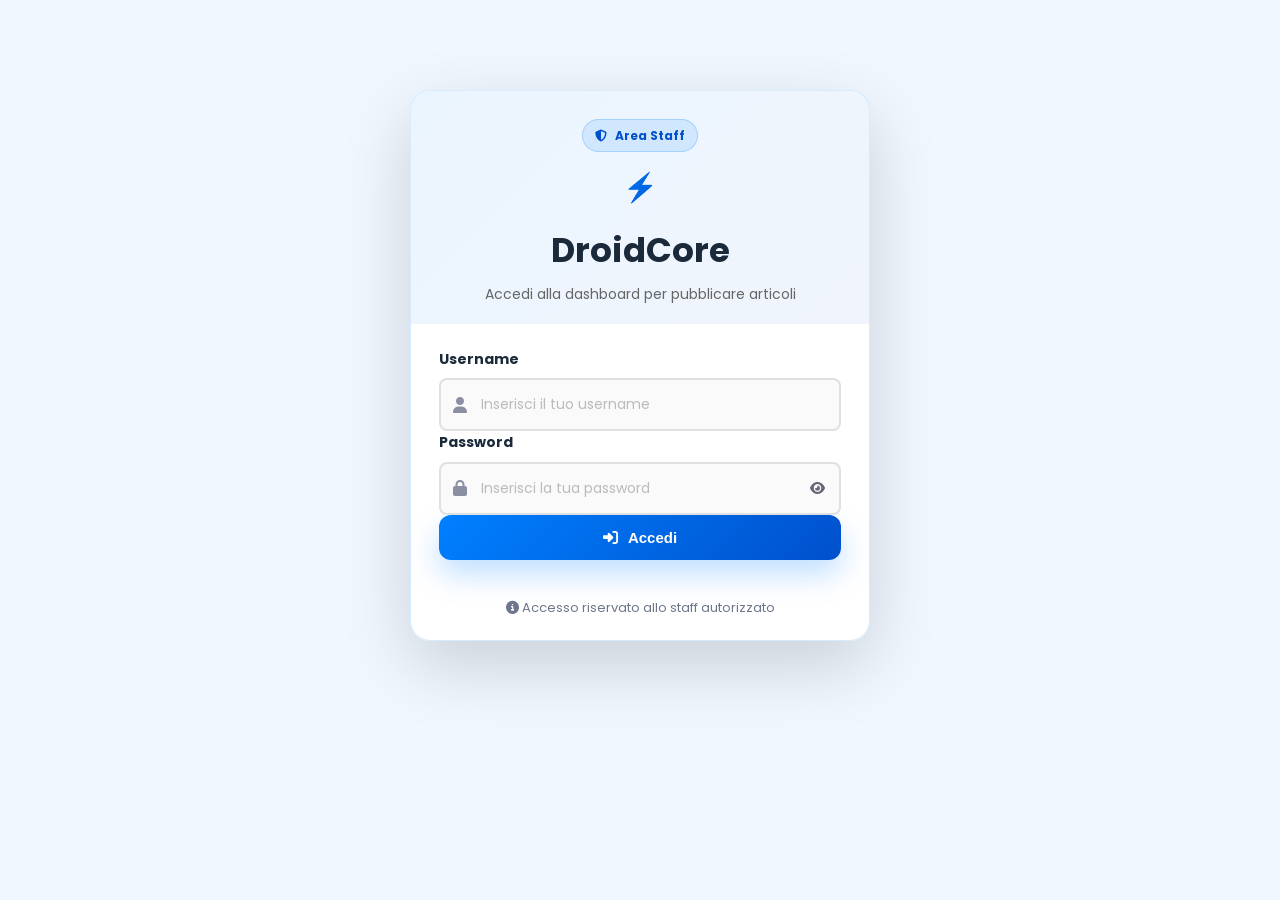
<file: dashboard.html>
﻿<!DOCTYPE html>
<html lang="it">
<head>
    <meta charset="UTF-8">
    <meta name="viewport" content="width=device-width, initial-scale=1.0">
    <title>Dashboard Staff - DroidCore</title>
    <link rel="stylesheet" href="styles.css">
    <link rel="stylesheet" href="https://cdnjs.cloudflare.com/ajax/libs/font-awesome/6.4.0/css/all.min.css">
</head>
<body class="staff-dashboard-page">
    <aside class="sidebar">
        <div class="sidebar-logo">
            <div class="logo-icon">⚡</div>
            <div>
                <h2>DroidCore</h2>
                <span>Staff Panel</span>
            </div>
        </div>

        <ul class="sidebar-menu">
            <li>
                <a href="#" class="active" onclick="showSection('new', this); return false;">
                    <i class="fas fa-plus-circle"></i>
                    Nuovo Articolo
                </a>
            </li>
            <li>
                <a href="#posts" onclick="showSection('posts', this); return false;">
                    <i class="fas fa-list"></i>
                    Articoli Pubblicati
                </a>
            </li>
            <li>
                <a href="index.html" target="_blank" rel="noopener noreferrer">
                    <i class="fas fa-external-link-alt"></i>
                    Visualizza Sito
                </a>
            </li>
            <li>
                <a href="blog.html" target="_blank" rel="noopener noreferrer">
                    <i class="fas fa-blog"></i>
                    Blog
                </a>
            </li>
        </ul>

        <div class="sidebar-footer">
            <div class="user-info">
                <div class="user-avatar" id="userAvatar">A</div>
                <div class="user-details">
                    <span class="name" id="userName">Admin</span>
                    <span class="role">Staff Member</span>
                </div>
            </div>
            <button class="btn-logout" onclick="logout()">
                <i class="fas fa-sign-out-alt"></i>
                Esci
            </button>
        </div>
    </aside>

    <main class="main-content">
        <div class="page-header">
            <div>
                <h1 id="pageTitle">✍️ Nuovo Articolo</h1>
                <p class="date" id="currentDate"></p>
            </div>
        </div>

        <div class="stats-grid">
            <div class="stat-card">
                <div class="stat-icon blue">
                    <i class="fas fa-file-alt"></i>
                </div>
                <div class="stat-info">
                    <h3 id="totalPosts">0</h3>
                    <p>Articoli Totali</p>
                </div>
            </div>
            <div class="stat-card">
                <div class="stat-icon green">
                    <i class="fas fa-calendar-check"></i>
                </div>
                <div class="stat-info">
                    <h3 id="thisMonthPosts">0</h3>
                    <p>Questo Mese</p>
                </div>
            </div>
            <div class="stat-card">
                <div class="stat-icon orange">
                    <i class="fas fa-globe"></i>
                </div>
                <div class="stat-info">
                    <h3 id="publishedPosts">0</h3>
                    <p>Pubblicati sul Sito</p>
                </div>
            </div>
        </div>

        <div id="alert" class="alert" role="status" aria-live="polite"></div>

        <div class="dashboard-card" id="newPostSection">
            <div class="card-header">
                <i class="fas fa-pen-fancy"></i>
                <h2>Crea Nuovo Articolo</h2>
            </div>
            <div class="card-body">
                <form id="postForm">
                    <div class="form-row">
                        <div class="form-group">
                            <label for="postTitle">Titolo Articolo <span class="required">*</span></label>
                            <input type="text" id="postTitle" placeholder="Es: Samsung Galaxy S26: Tutte le Novità" required>
                        </div>
                        <div class="form-group">
                            <label for="postCategory">Categoria <span class="required">*</span></label>
                            <select id="postCategory" required>
                                <option value="">Seleziona categoria...</option>
                                <option value="📱 Smartphone">📱 Smartphone</option>
                                <option value="📱 Software">📱 Software</option>
                                <option value="🔒 Privacy">🔒 Privacy</option>
                                <option value="✅ Compatibilità">✅ Compatibilità</option>
                                <option value="🤖 AI">🤖 AI</option>
                                <option value="💻 Tech">💻 Tech</option>
                            </select>
                        </div>
                    </div>

                    <div class="form-row">
                        <div class="form-group">
                            <label for="postImage">Immagine di Copertina</label>
                            <input type="text" id="postImage" placeholder="URL immagine opzionale (https://...)" inputmode="url">
                            <input type="file" id="postImageFile" accept="image/*">
                            <div id="postImagePreview" class="dashboard-image-preview" style="display:none;"><img id="postImagePreviewImg" alt="Anteprima copertina"></div>
                            <p class="form-hint">Puoi caricare un file dal tuo PC oppure usare un URL</p>
                        </div>
                        <div class="form-group">
                            <label for="postDate">Data Pubblicazione</label>
                            <input type="date" id="postDate">
                        </div>
                    </div>

                    <div class="form-row">
                        <div class="form-group">
                            <label for="postMetaDesc">Meta Description</label>
                            <input type="text" id="postMetaDesc" placeholder="Breve descrizione per i motori di ricerca">
                        </div>
                        <div class="form-group">
                            <label for="postKeywords">Parole Chiave</label>
                            <input type="text" id="postKeywords" placeholder="Es: samsung, galaxy, smartphone, 2026">
                        </div>
                    </div>

                    <div class="form-group">
                        <label for="postIntro">Sommario (Intro) <span class="required">*</span></label>
                        <textarea id="postIntro" placeholder="Breve introduzione dell'articolo (2-3 frasi)" rows="3" required></textarea>
                    </div>

                    <div class="form-group">
                        <label for="postContent">Contenuto Articolo (HTML) <span class="required">*</span></label>
                        <textarea id="postContent" placeholder="Inserisci il contenuto completo in HTML..." rows="12" required></textarea>
                        <p class="form-hint">Tag consentiti: h2, h3, p, ul, li, strong, em, a</p>
                    </div>

                    <div class="btn-group">
                        <button type="submit" class="btn btn-primary">
                            <i class="fas fa-eye"></i>
                            Anteprima
                        </button>
                        <button type="button" class="btn btn-success" onclick="publishPost()">
                            <i class="fas fa-paper-plane"></i>
                            Pubblica sul sito
                        </button>
                        <button type="button" class="btn" onclick="generateAndDownload()">
                            <i class="fas fa-download"></i>
                            Genera HTML
                        </button>
                    </div>
                </form>

                <div class="preview-section" id="previewSection" style="display:none;">
                    <h3><i class="fas fa-search"></i> Anteprima Articolo</h3>
                    <div class="preview-content" id="previewContent"></div>
                </div>
            </div>
        </div>

        <div class="dashboard-card" id="postsSection" style="display:none;">
            <div class="card-header">
                <i class="fas fa-list"></i>
                <h2>Articoli Pubblicati</h2>
            </div>
            <div class="card-body">
                <ul class="posts-list" id="postsList"></ul>
            </div>
        </div>
    </main>

    <script>
        const STAFF_POSTS_KEY = 'staff_blog_posts';
        let uploadedImageDataUrl = ''; 

        document.addEventListener('DOMContentLoaded', () => {
            const sessionRaw = localStorage.getItem('staffSession');
            if (!sessionRaw) {
                window.location.href = 'admin.html';
                return;
            }

            try {
                const session = JSON.parse(sessionRaw);
                document.getElementById('userName').textContent = session.user || 'Staff';
                document.getElementById('userAvatar').textContent = (session.user || 'S').charAt(0).toUpperCase();
            } catch {
                localStorage.removeItem('staffSession');
                window.location.href = 'admin.html';
                return;
            }

            const now = new Date();
            document.getElementById('currentDate').textContent = now.toLocaleDateString('it-IT', {
                weekday: 'long', year: 'numeric', month: 'long', day: 'numeric'
            });
            document.getElementById('postDate').valueAsDate = now;
            const imageFileInput = document.getElementById('postImageFile');
            if (imageFileInput) imageFileInput.addEventListener('change', handleImageFileChange);

            refreshDashboard();
        });

        function getStaffPosts() {
            try {
                const parsed = JSON.parse(localStorage.getItem(STAFF_POSTS_KEY) || '[]');
                return Array.isArray(parsed) ? parsed : [];
            } catch {
                return [];
            }
        }

        function saveStaffPosts(posts) {
            localStorage.setItem(STAFF_POSTS_KEY, JSON.stringify(posts));
        }

        function showNotification(message, type = 'info') {
            const alert = document.getElementById('alert');
            alert.className = 'alert ' + type + ' show';
            alert.textContent = message;
            alert.style.display = 'block';

            window.setTimeout(() => {
                alert.className = 'alert';
                alert.style.display = 'none';
            }, 3200);
        }

        function showSection(section, anchor) {
            const newPostSection = document.getElementById('newPostSection');
            const postsSection = document.getElementById('postsSection');
            document.querySelectorAll('.sidebar-menu a').forEach(a => a.classList.remove('active'));

            if (section === 'new') {
                newPostSection.style.display = 'block';
                postsSection.style.display = 'none';
                document.getElementById('pageTitle').textContent = '✍️ Nuovo Articolo';
            } else {
                newPostSection.style.display = 'none';
                postsSection.style.display = 'block';
                document.getElementById('pageTitle').textContent = '📚 Articoli Pubblicati';
            }

            if (anchor) anchor.classList.add('active');
        }

        function logout() {
            localStorage.removeItem('staffSession');
            window.location.href = 'admin.html';
        }

        function escapeHtml(text) {
            return String(text || '')
                .replaceAll('&', '&amp;')
                .replaceAll('<', '&lt;')
                .replaceAll('>', '&gt;')
                .replaceAll('"', '&quot;')
                .replaceAll("'", '&#39;');
        }

        function readFormData() {
            const title = document.getElementById('postTitle').value.trim();
            const category = document.getElementById('postCategory').value.trim();
            const imageUrl = document.getElementById('postImage').value.trim();
            const image = uploadedImageDataUrl || imageUrl || 'download.webp';
            const date = document.getElementById('postDate').value || new Date().toISOString().slice(0, 10);
            const metaDesc = document.getElementById('postMetaDesc').value.trim() || title;
            const keywords = document.getElementById('postKeywords').value.trim() || 'tecnologia, smartphone';
            const intro = document.getElementById('postIntro').value.trim();
            const content = document.getElementById('postContent').value.trim();

            if (!title || !category || !intro || !content) {
                return null;
            }

            const slug = title.toLowerCase()
                .normalize('NFD').replace(/[\u0300-\u036f]/g, '')
                .replace(/[^a-z0-9]+/g, '-')
                .replace(/(^-|-$)/g, '');

            return {
                id: Date.now().toString(),
                title,
                category,
                image,
                date,
                metaDesc,
                keywords,
                intro,
                content,
                slug,
                fileName: `${slug}.html`,
                createdAt: new Date().toISOString()
            };
        }

        function handleImageFileChange(e) {
            const file = e.target.files && e.target.files[0];
            if (!file) {
                uploadedImageDataUrl = '';
                const preview = document.getElementById('postImagePreview');
                if (preview) preview.style.display = 'none';
                return;
            }

            if (!file.type.startsWith('image/')) {
                showNotification('Seleziona un file immagine valido.', 'error');
                e.target.value = '';
                return;
            }

            const reader = new FileReader();
            reader.onload = () => {
                uploadedImageDataUrl = String(reader.result || '');
                const previewWrap = document.getElementById('postImagePreview');
                const previewImg = document.getElementById('postImagePreviewImg');
                if (previewWrap && previewImg) {
                    previewImg.src = uploadedImageDataUrl;
                    previewWrap.style.display = 'block';
                }
            };
            reader.onerror = () => showNotification('Errore durante il caricamento immagine.', 'error');
            reader.readAsDataURL(file);
        }

        function refreshDashboard() {
            const posts = getStaffPosts();
            const now = new Date();
            const thisMonth = posts.filter(p => {
                const d = new Date(p.date);
                return d.getMonth() === now.getMonth() && d.getFullYear() === now.getFullYear();
            }).length;

            document.getElementById('totalPosts').textContent = String(posts.length);
            document.getElementById('thisMonthPosts').textContent = String(thisMonth);
            document.getElementById('publishedPosts').textContent = String(posts.length);

            loadPostsList();
        }

        function loadPostsList() {
            const posts = getStaffPosts().sort((a, b) => new Date(b.date) - new Date(a.date));
            const list = document.getElementById('postsList');

            if (!posts.length) {
                list.innerHTML = '<li class="post-item"><div class="post-info"><h4>Nessun articolo pubblicato dalla dashboard</h4><div class="meta">Usa il form per creare e pubblicare il primo articolo.</div></div></li>';
                return;
            }

            list.innerHTML = posts.map(post => {
                const formattedDate = new Date(post.date).toLocaleDateString('it-IT', { day: '2-digit', month: 'long', year: 'numeric' });
                return `
                    <li class="post-item">
                        <div class="post-thumb">
                            <img src="${escapeHtml(post.image)}" alt="${escapeHtml(post.title)}" loading="lazy">
                        </div>
                        <div class="post-info">
                            <h4>${escapeHtml(post.title)}</h4>
                            <div class="meta">${escapeHtml(post.category)} • ${formattedDate}</div>
                            <small>File suggerito: ${escapeHtml(post.fileName)}</small>
                        </div>
                        <div class="post-actions">
                            <button class="btn-icon delete" title="Elimina" onclick="deletePost('${post.id}')"><i class="fas fa-trash"></i></button>
                        </div>
                    </li>
                `;
            }).join('');
        }

        function deletePost(postId) {
            const posts = getStaffPosts().filter(p => p.id !== postId);
            saveStaffPosts(posts);

            refreshDashboard();
            showNotification('Articolo eliminato.', 'success');
        }

        document.getElementById('postForm').addEventListener('submit', (e) => {
            e.preventDefault();
            const data = readFormData();
            if (!data) {
                showNotification('Compila tutti i campi obbligatori.', 'error');
                return;
            }

            const preview = document.getElementById('previewContent');
            preview.innerHTML = `
                <h1>${escapeHtml(data.title)}</h1>
                <p><strong>Categoria:</strong> ${escapeHtml(data.category)}</p>
                <p><img src="${escapeHtml(data.image)}" alt="${escapeHtml(data.title)}" style="max-width:100%;border-radius:10px;margin:10px 0 14px;"></p>
                <hr>
                <p>${escapeHtml(data.intro)}</p>
                <hr>
                <div>${data.content}</div>
            `;

            document.getElementById('previewSection').style.display = 'block';
            showNotification('Anteprima generata.', 'success');
        });

        function publishPost() {
            const data = readFormData();
            if (!data) {
                showNotification('Compila tutti i campi obbligatori prima di pubblicare.', 'error');
                return;
            }

            const posts = getStaffPosts();
            posts.unshift(data);
            saveStaffPosts(posts);

            refreshDashboard();
            showSection('posts', document.querySelector('.sidebar-menu a[href="#posts"]'));
            showNotification('Articolo pubblicato sul sito (visibile in Home e Blog su questo browser).', 'success');
        }

        function buildArticleHtml(data) {
            const formattedDate = new Date(data.date).toLocaleDateString('it-IT', { day: '2-digit', month: 'long', year: 'numeric' });
            return `<!DOCTYPE html>
<html lang="it">
<head>
<meta charset="UTF-8">
<meta name="viewport" content="width=device-width, initial-scale=1.0">
<title>${escapeHtml(data.title)} | DroidCore</title>
<meta name="description" content="${escapeHtml(data.metaDesc)}">
<meta name="keywords" content="${escapeHtml(data.keywords)}">
<link rel="stylesheet" href="styles.css">
<link rel="stylesheet" href="https://cdnjs.cloudflare.com/ajax/libs/font-awesome/6.4.0/css/all.min.css">
</head>
<body>
<section class="article-section">
  <div class="container">
    <article class="article-content">
      <div class="article-header">
        <a href="blog.html" class="back-link"><i class="fas fa-arrow-left"></i> Torna al Blog</a>
        <div class="article-badge">${escapeHtml(data.category)}</div>
        <h1>${escapeHtml(data.title)}</h1>
        <div class="article-meta">
          <span><i class="fas fa-calendar"></i> ${formattedDate}</span>
          <span><i class="fas fa-user"></i> DroidCore</span>
        </div>
      </div>
      <img loading="lazy" src="${escapeHtml(data.image)}" alt="${escapeHtml(data.title)}" class="article-image-img">
      <div class="article-body">
        <p>${escapeHtml(data.intro)}</p>
        ${data.content}
      </div>
    </article>
  </div>
</section>
<script src="script.js" defer><\/script>
</body>
</html>`;
        }

        function generateAndDownload() {
            const data = readFormData();
            if (!data) {
                showNotification('Compila tutti i campi obbligatori.', 'error');
                return;
            }

            const html = buildArticleHtml(data);
            const blob = new Blob([html], { type: 'text/html;charset=utf-8' });
            const url = URL.createObjectURL(blob);
            const a = document.createElement('a');
            a.href = url;
            a.download = data.fileName;
            document.body.appendChild(a);
            a.click();
            a.remove();
            URL.revokeObjectURL(url);

            showNotification('File HTML generato e scaricato.', 'success');
        }
    </script>
</body>
</html>
</file>
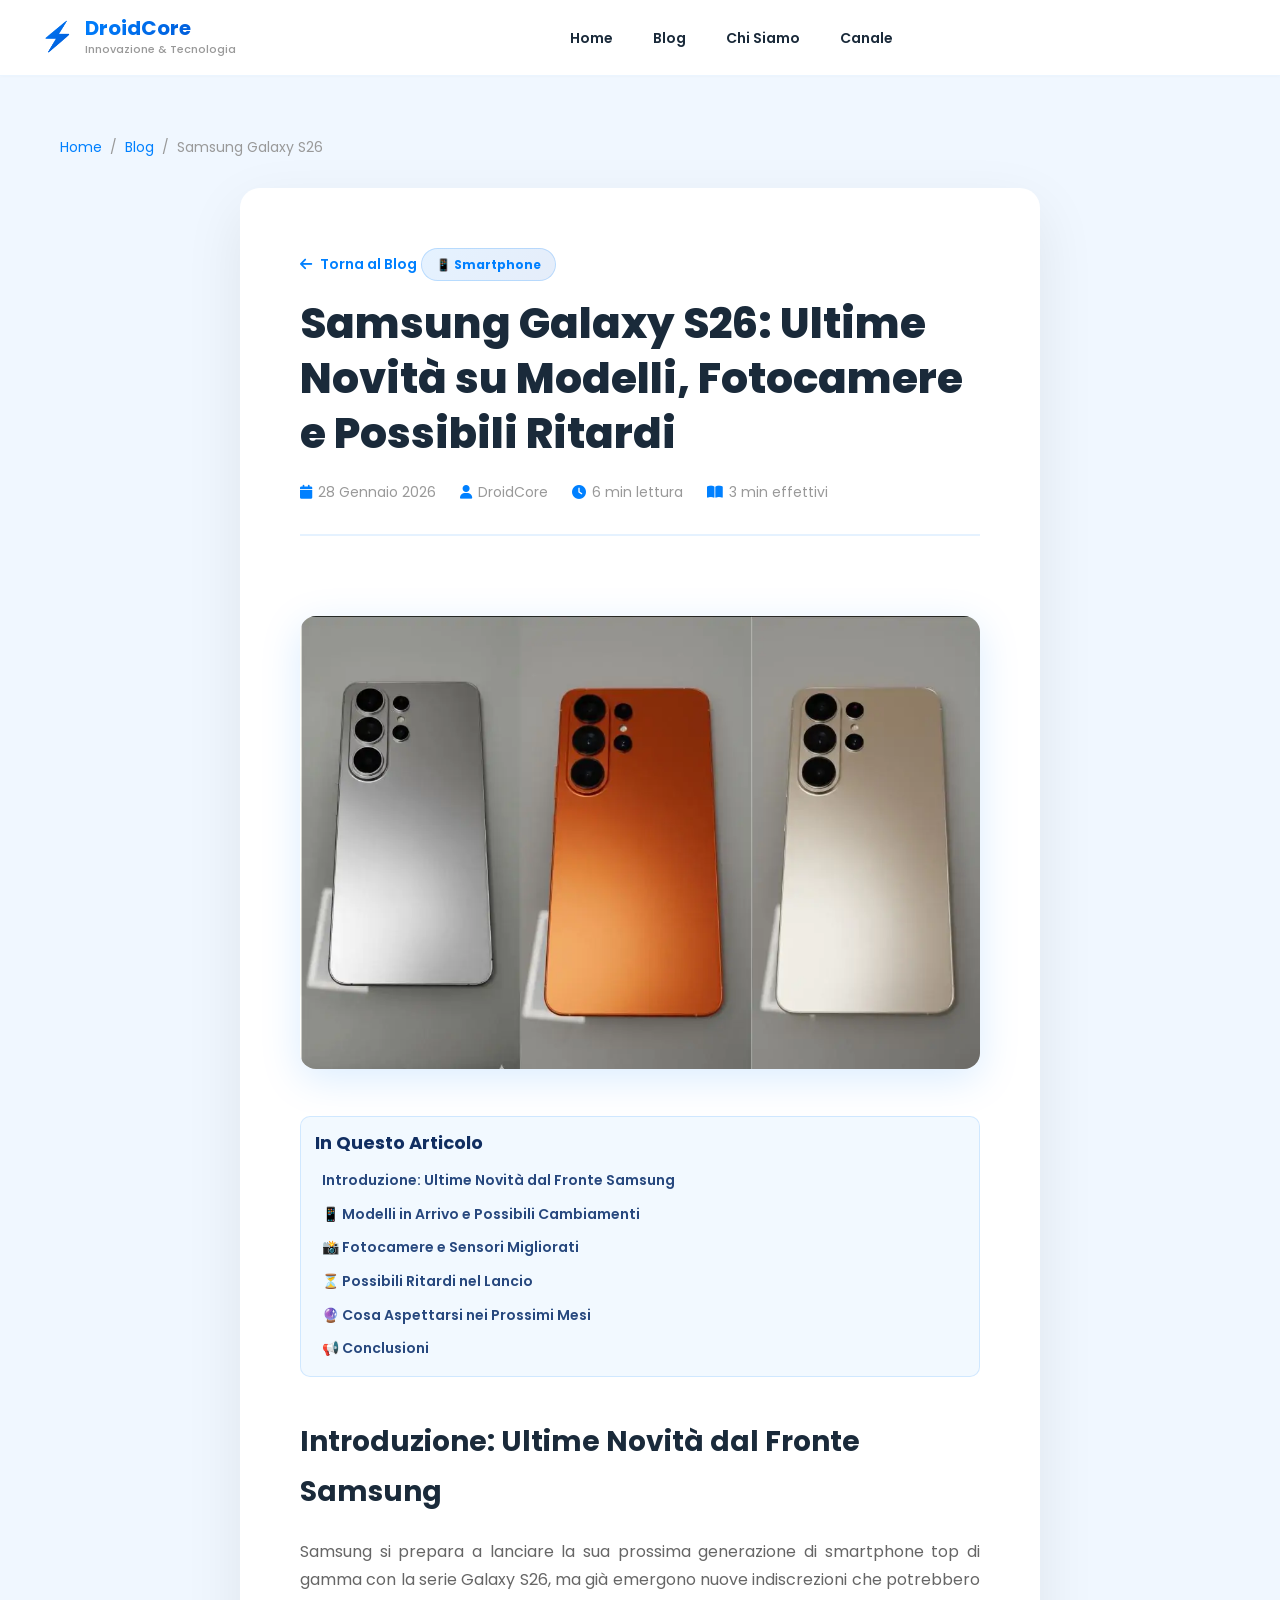
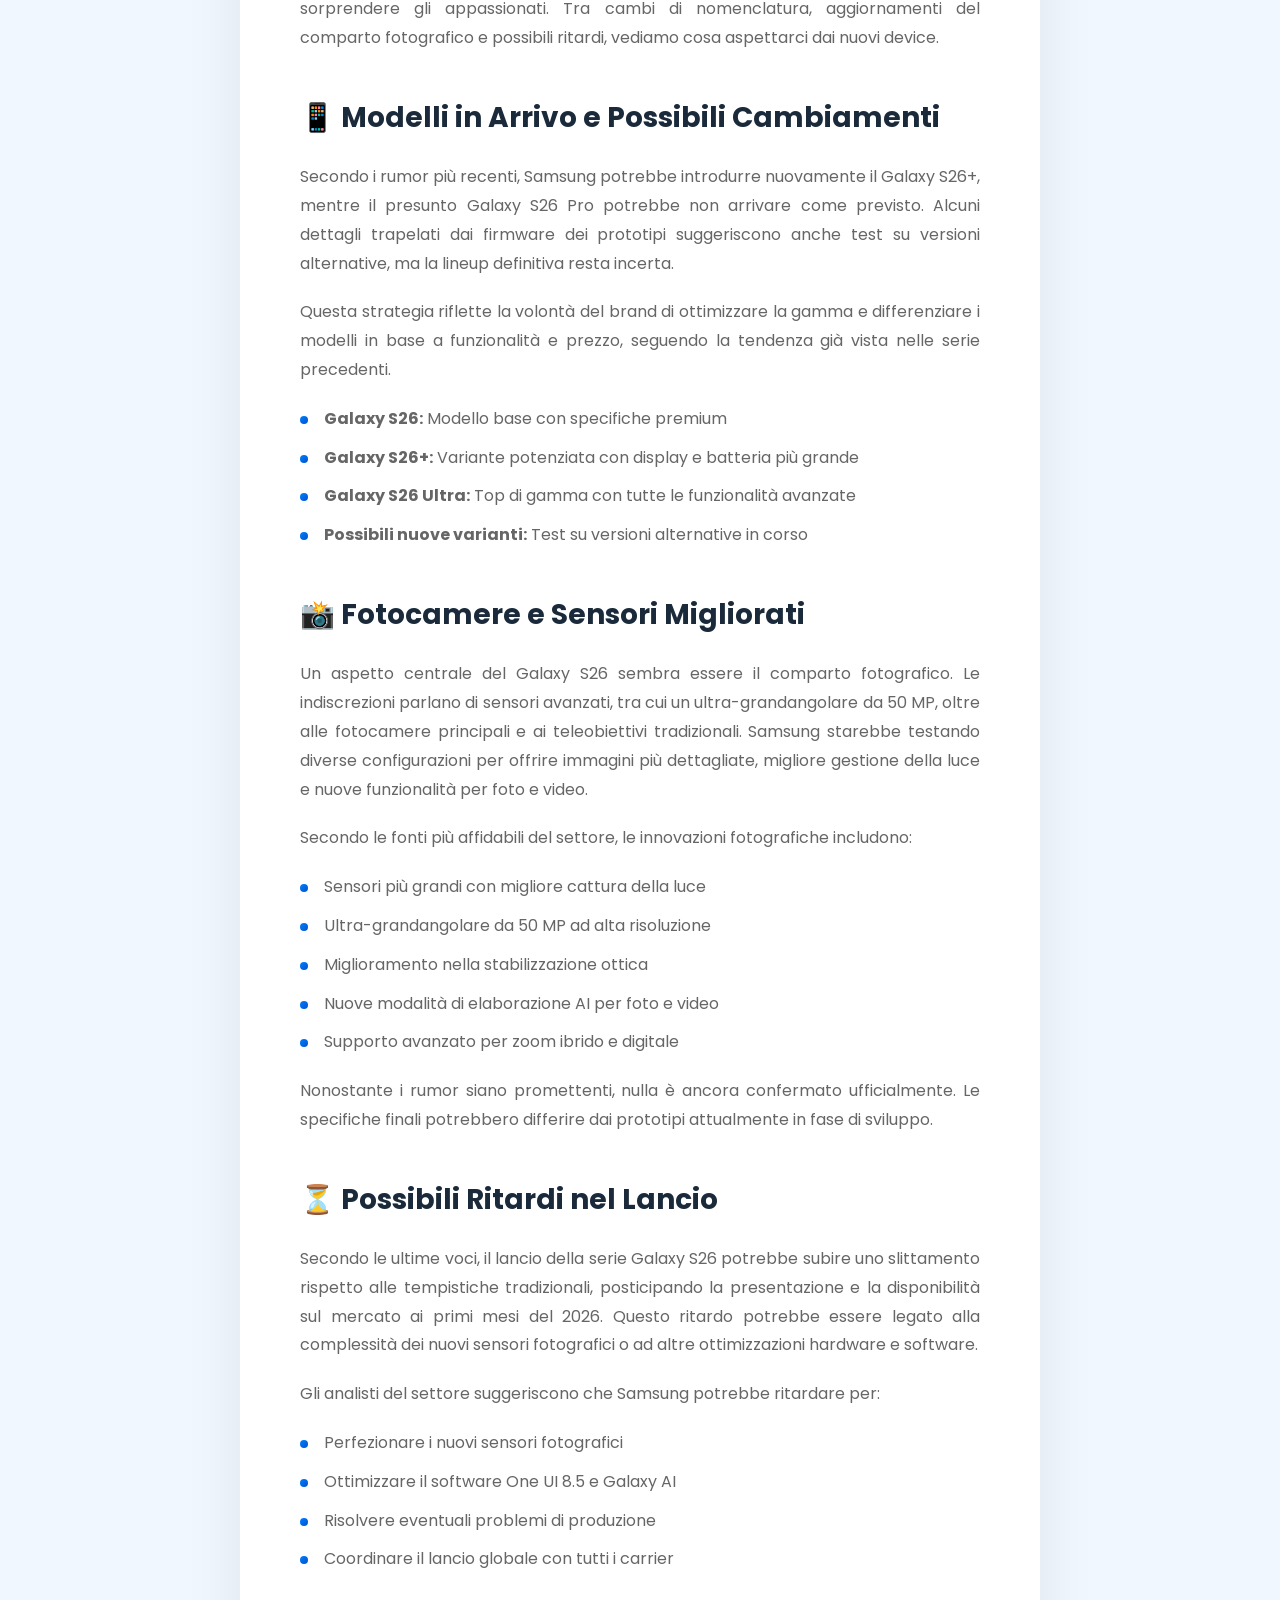
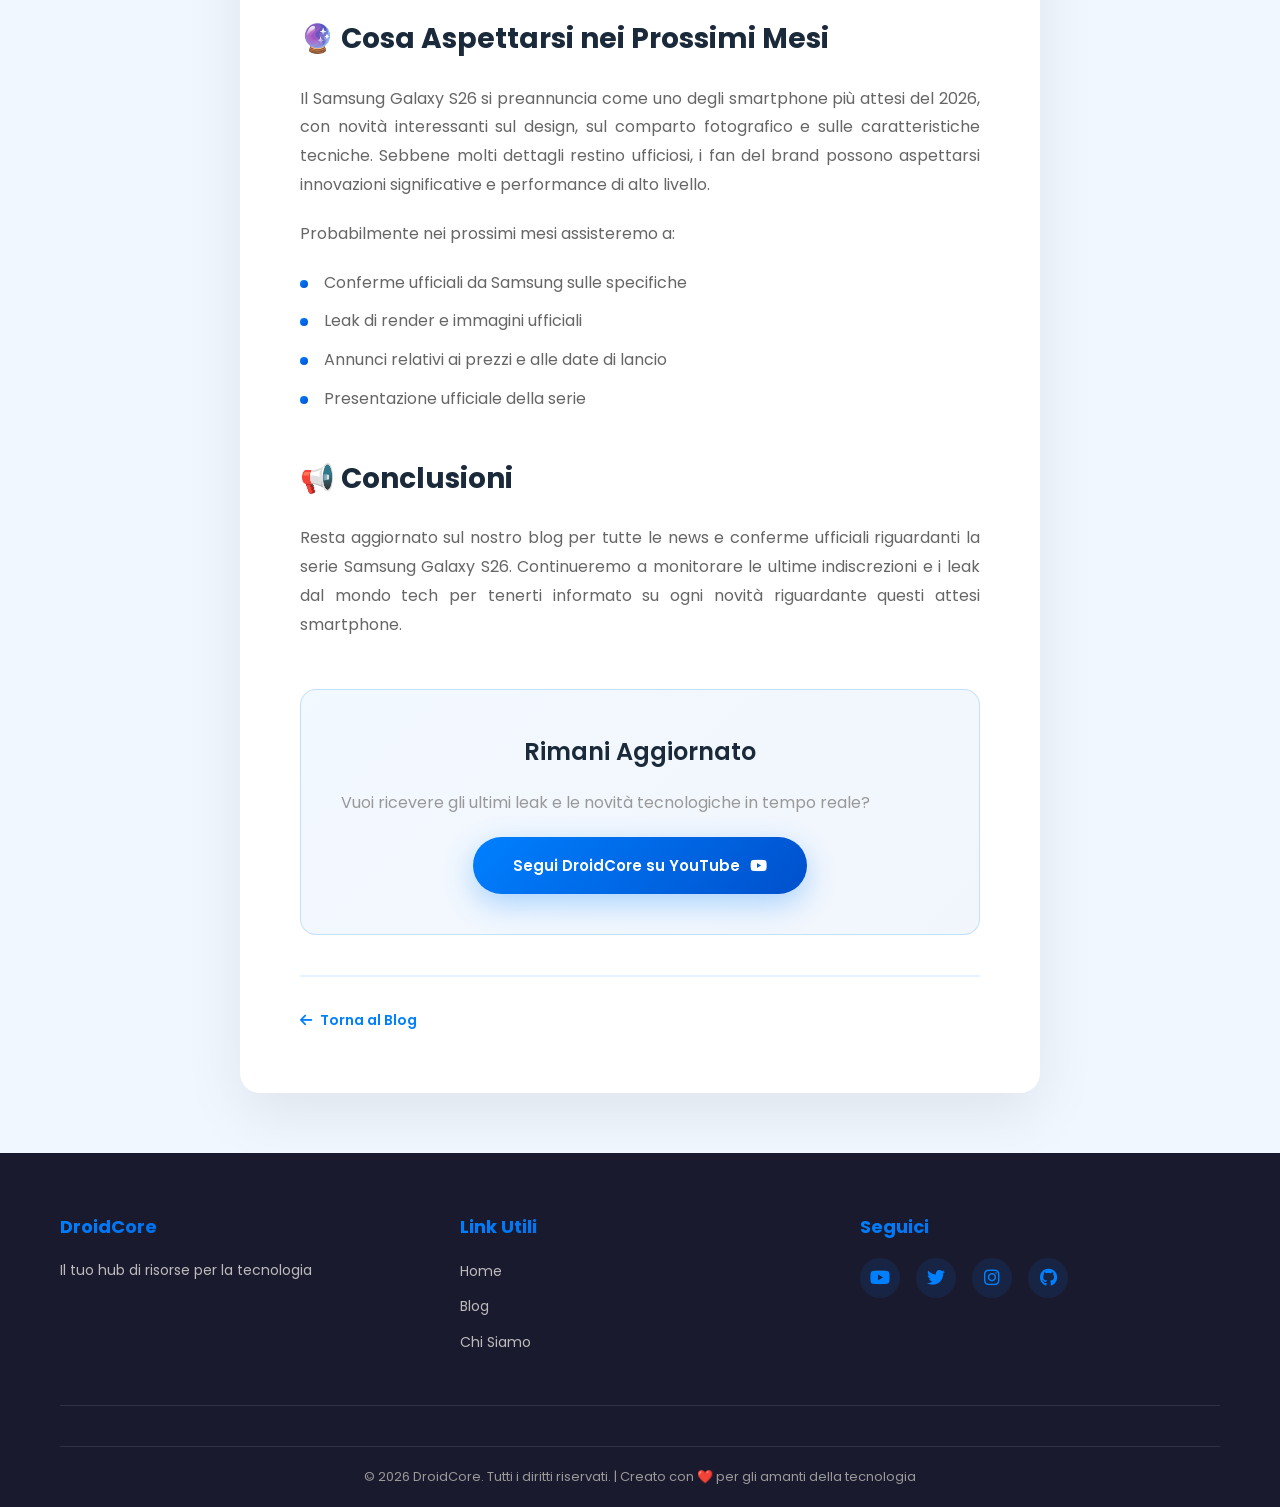
<file: post1-samsung-s26.html>
﻿<!DOCTYPE html>
<html lang="it">
<head>
    <meta charset="UTF-8">
    <meta name="viewport" content="width=device-width, initial-scale=1.0">
    <title>Samsung Galaxy S26: Rivoluzione Tecnologica 2026 | DroidCore</title>
    <meta name="description" content="Ultime novità su Samsung Galaxy S26 2026: modelli, fotocamere avanzate, specifiche tecniche, data lancio, prezzo e rumor esclusivi dall'industria tech.">
    <meta name="keywords" content="Samsung Galaxy S26, S26 Ultra, S26+, smartphone 2026, fotocamera 50mp, processor, batteria, lancio, prezzo">
    <meta name="author" content="DroidCore">
    <meta name="publish_date" content="2026-01-28">
    <meta property="og:title" content="Samsung Galaxy S26: Rivoluzione Tecnologica 2026 - DroidCore">
    <meta property="og:description" content="Scopri tutte le novità su Samsung Galaxy S26: modelli, fotocamere, specifiche tecniche e rumors esclusivi.">
    <meta property="og:type" content="article">
    <meta name="twitter:card" content="summary_large_image">
    <meta name="twitter:title" content="Samsung Galaxy S26 2026 - Ultime Novità">
    
    <!-- Schema Markup -->
    <script type="application/ld+json">
    {
      "@context": "https://schema.org",
      "@type": "BlogPosting",
      "headline": "Samsung Galaxy S26: Rivoluzione Tecnologica 2026",
      "image": "Samsung-Galaxy-S26-Ultra.webp",
      "datePublished": "2026-01-28",
      "dateModified": "2026-01-28",
      "author": {
        "@type": "Organization",
        "name": "DroidCore",
        "url": "https://DroidCore.it"
      },
      "publisher": {
        "@type": "Organization",
        "name": "DroidCore",
        "logo": {
          "@type": "ImageObject",
          "url": "https://DroidCore.it/logo.png"
        }
      },
      "description": "Ultime novità su Samsung Galaxy S26 2026: modelli, fotocamere avanzate, specifiche tecniche, data lancio, prezzo e rumors esclusivi.",
      "keywords": "Samsung Galaxy S26, fotocamera, smartphone 2026, tecnologia, rumors"
    }
    </script>
    
    <link rel="stylesheet" href="styles.css">
    <link rel="stylesheet" href="https://cdnjs.cloudflare.com/ajax/libs/font-awesome/6.4.0/css/all.min.css">
</head>
<body>
    <!-- Animated Background -->
    <div class="background-animation">
        <div class="blob blob-1"></div>
        <div class="blob blob-2"></div>
        <div class="blob blob-3"></div>
    </div>

    <!-- Header -->
    <header class="header">
        <div class="container">
            <div class="logo">
                <div class="logo-icon">⚡</div>
                <div>
                    <h1>DroidCore</h1>
                    <p class="tagline">Innovazione & Tecnologia</p>
                </div>
            </div>
            <nav class="nav">
                <ul>
                    <li><a href="index.html#home">Home</a></li>
                    <li><a href="index.html#blog">Blog</a></li>
                    <li><a href="index.html#about">Chi Siamo</a></li>
                    <li><a href="canale.html">Canale</a></li>
                </ul>
            </nav>
            <div class="hamburger">
                <span></span>
                <span></span>
                <span></span>
            </div>
        </div>
    </header>

    <!-- Article Section -->
    <section class="article-section">
        <div class="container">
            <!-- Breadcrumb Navigation -->
            <nav class="breadcrumb" aria-label="Breadcrumb">
                <a href="index.html">Home</a>
                <span> / </span>
                <a href="blog.html">Blog</a>
                <span> / </span>
                <span>Samsung Galaxy S26</span>
            </nav>

            <article class="article-content">
                <div class="article-header">
                    <a href="blog.html" class="back-link"><i class="fas fa-arrow-left"></i> Torna al Blog</a>
                    <div class="article-badge">📱 Smartphone</div>
                    <h1>Samsung Galaxy S26: Ultime Novità su Modelli, Fotocamere e Possibili Ritardi</h1>
                    <div class="article-meta">
                        <span><i class="fas fa-calendar"></i> 28 Gennaio 2026</span>
                        <span><i class="fas fa-user"></i> DroidCore</span>
                        <span><i class="fas fa-clock"></i> 6 min lettura</span>
                    </div>
                </div>

                <img loading="lazy" src="Samsung-Galaxy-S26-Ultra.webp" alt="Samsung Galaxy S26 - Tutti i Modelli" class="article-image-img">

                <div class="article-body">
                    <h2>Introduzione: Ultime Novità dal Fronte Samsung</h2>
                    <p>
                        Samsung si prepara a lanciare la sua prossima generazione di smartphone top di gamma con la serie Galaxy S26, ma già emergono nuove indiscrezioni che potrebbero sorprendere gli appassionati. Tra cambi di nomenclatura, aggiornamenti del comparto fotografico e possibili ritardi, vediamo cosa aspettarci dai nuovi device.
                    </p>

                    <h2>📱 Modelli in Arrivo e Possibili Cambiamenti</h2>
                    <p>
                        Secondo i rumor più recenti, Samsung potrebbe introdurre nuovamente il Galaxy S26+, mentre il presunto Galaxy S26 Pro potrebbe non arrivare come previsto. Alcuni dettagli trapelati dai firmware dei prototipi suggeriscono anche test su versioni alternative, ma la lineup definitiva resta incerta.
                    </p>
                    <p>
                        Questa strategia riflette la volontà del brand di ottimizzare la gamma e differenziare i modelli in base a funzionalità e prezzo, seguendo la tendenza già vista nelle serie precedenti.
                    </p>
                    <ul>
                        <li><strong>Galaxy S26:</strong> Modello base con specifiche premium</li>
                        <li><strong>Galaxy S26+:</strong> Variante potenziata con display e batteria più grande</li>
                        <li><strong>Galaxy S26 Ultra:</strong> Top di gamma con tutte le funzionalità avanzate</li>
                        <li><strong>Possibili nuove varianti:</strong> Test su versioni alternative in corso</li>
                    </ul>

                    <h2>📸 Fotocamere e Sensori Migliorati</h2>
                    <p>
                        Un aspetto centrale del Galaxy S26 sembra essere il comparto fotografico. Le indiscrezioni parlano di sensori avanzati, tra cui un ultra-grandangolare da 50 MP, oltre alle fotocamere principali e ai teleobiettivi tradizionali. Samsung starebbe testando diverse configurazioni per offrire immagini più dettagliate, migliore gestione della luce e nuove funzionalità per foto e video.
                    </p>
                    <p>
                        Secondo le fonti più affidabili del settore, le innovazioni fotografiche includono:
                    </p>
                    <ul>
                        <li>Sensori più grandi con migliore cattura della luce</li>
                        <li>Ultra-grandangolare da 50 MP ad alta risoluzione</li>
                        <li>Miglioramento nella stabilizzazione ottica</li>
                        <li>Nuove modalità di elaborazione AI per foto e video</li>
                        <li>Supporto avanzato per zoom ibrido e digitale</li>
                    </ul>
                    <p>
                        Nonostante i rumor siano promettenti, nulla è ancora confermato ufficialmente. Le specifiche finali potrebbero differire dai prototipi attualmente in fase di sviluppo.
                    </p>

                    <h2>⏳ Possibili Ritardi nel Lancio</h2>
                    <p>
                        Secondo le ultime voci, il lancio della serie Galaxy S26 potrebbe subire uno slittamento rispetto alle tempistiche tradizionali, posticipando la presentazione e la disponibilità sul mercato ai primi mesi del 2026. Questo ritardo potrebbe essere legato alla complessità dei nuovi sensori fotografici o ad altre ottimizzazioni hardware e software.
                    </p>
                    <p>
                        Gli analisti del settore suggeriscono che Samsung potrebbe ritardare per:
                    </p>
                    <ul>
                        <li>Perfezionare i nuovi sensori fotografici</li>
                        <li>Ottimizzare il software One UI 8.5 e Galaxy AI</li>
                        <li>Risolvere eventuali problemi di produzione</li>
                        <li>Coordinare il lancio globale con tutti i carrier</li>
                    </ul>

                    <h2>🔮 Cosa Aspettarsi nei Prossimi Mesi</h2>
                    <p>
                        Il Samsung Galaxy S26 si preannuncia come uno degli smartphone più attesi del 2026, con novità interessanti sul design, sul comparto fotografico e sulle caratteristiche tecniche. Sebbene molti dettagli restino ufficiosi, i fan del brand possono aspettarsi innovazioni significative e performance di alto livello.
                    </p>
                    <p>
                        Probabilmente nei prossimi mesi assisteremo a:
                    </p>
                    <ul>
                        <li>Conferme ufficiali da Samsung sulle specifiche</li>
                        <li>Leak di render e immagini ufficiali</li>
                        <li>Annunci relativi ai prezzi e alle date di lancio</li>
                        <li>Presentazione ufficiale della serie</li>
                    </ul>

                    <h2>📢 Conclusioni</h2>
                    <p>
                        Resta aggiornato sul nostro blog per tutte le news e conferme ufficiali riguardanti la serie Samsung Galaxy S26. Continueremo a monitorare le ultime indiscrezioni e i leak dal mondo tech per tenerti informato su ogni novità riguardante questi attesi smartphone.
                    </p>

                    <div class="article-cta">
                        <h3>Rimani Aggiornato</h3>
                        <p>Vuoi ricevere gli ultimi leak e le novità tecnologiche in tempo reale?</p>
                        <a href="canale.html" class="cta-btn primary-btn">
                            <span>Segui DroidCore su YouTube</span>
                            <i class="fab fa-youtube"></i>
                        </a>
                    </div>
                </div>

                <div class="article-footer">
                    <a href="blog.html" class="back-link-bottom">
                        <i class="fas fa-arrow-left"></i> Torna al Blog
                    </a>
                </div>
            </article>
        </div>
    </section>

    <!-- Footer -->
    <footer class="footer">
        <div class="container">
            <div class="footer-content">
                <div class="footer-section">
                    <h4>DroidCore</h4>
                    <p>Il tuo hub di risorse per la tecnologia</p>
                </div>
                <div class="footer-section">
                    <h4>Link Utili</h4>
                    <ul>
                        <li><a href="index.html#home">Home</a></li>
                        <li><a href="index.html#blog">Blog</a></li>
                        <li><a href="index.html#about">Chi Siamo</a></li>
                    </ul>
                </div>
                <div class="footer-section">
                    <h4>Seguici</h4>
                    <div class="social-links">
                        <a href="https://www.youtube.com/@droidcore-e4b" target="_blank" rel="noopener noreferrer" title="YouTube"><i class="fab fa-youtube"></i></a>
                        <a href="https://twitter.com" target="_blank" rel="noopener noreferrer" title="Twitter"><i class="fab fa-twitter"></i></a>
                        <a href="https://instagram.com" target="_blank" rel="noopener noreferrer" title="Instagram"><i class="fab fa-instagram"></i></a>
                        <a href="https://github.com" target="_blank" rel="noopener noreferrer" title="GitHub"><i class="fab fa-github"></i></a>
                    </div>
                </div>
            </div>
            <div class="footer-bottom">
                <p>&copy; 2026 DroidCore. Tutti i diritti riservati. | Creato con ❤️ per gli amanti della tecnologia</p>
            </div>
        </div>
    </footer>

    <style>
        /* Article Page Styles */
        .article-section {
            padding: 60px 0;
            background-color: var(--light);
            position: relative;
            z-index: 1;
            min-height: 80vh;
        }

        .article-content {
            background: white;
            border-radius: 20px;
            padding: 60px;
            box-shadow: 0 20px 60px rgba(0, 0, 0, 0.08);
            max-width: 800px;
            margin: 0 auto;
        }

        .back-link {
            display: inline-flex;
            align-items: center;
            gap: 8px;
            color: #0080FF;
            text-decoration: none;
            font-weight: 600;
            font-size: 14px;
            margin-bottom: 20px;
            transition: all 0.3s;
        }

        .back-link:hover {
            gap: 12px;
            color: #0050CC;
        }

        .article-header {
            margin-bottom: 40px;
            border-bottom: 2px solid rgba(0, 128, 255, 0.1);
            padding-bottom: 30px;
        }

        .article-badge {
            display: inline-block;
            background: linear-gradient(135deg, rgba(0, 128, 255, 0.1) 0%, rgba(0, 80, 204, 0.1) 100%);
            color: #0080FF;
            padding: 6px 14px;
            border-radius: 20px;
            font-size: 12px;
            font-weight: 700;
            margin-bottom: 16px;
            border: 1px solid rgba(0, 128, 255, 0.2);
        }

        .article-content h1 {
            font-size: 42px;
            font-weight: 800;
            margin-bottom: 20px;
            color: var(--text);
            line-height: 1.3;
        }

        .article-meta {
            display: flex;
            gap: 24px;
            font-size: 14px;
            color: #999;
            flex-wrap: wrap;
        }

        .article-meta span {
            display: flex;
            align-items: center;
            gap: 6px;
        }

        .article-meta i {
            color: #0080FF;
        }

        .article-image {
            width: 100%;
            height: 400px;
            border-radius: 16px;
            margin: 40px 0;
            background-size: cover;
            background-position: center;
        }

        .article-image-img {
            width: 100%;
            height: auto;
            max-height: 500px;
            object-fit: contain;
            border-radius: 16px;
            margin: 40px 0;
            box-shadow: 0 10px 40px rgba(0, 128, 255, 0.15);
        }

        .article-body {
            line-height: 1.8;
        }

        .article-body h2 {
            font-size: 28px;
            font-weight: 700;
            margin-top: 40px;
            margin-bottom: 20px;
            color: var(--text);
        }

        .article-body h3 {
            font-size: 22px;
            font-weight: 600;
            margin-top: 30px;
            margin-bottom: 15px;
            color: var(--text);
        }

        .article-body p {
            font-size: 16px;
            color: #666;
            margin-bottom: 20px;
            text-align: justify;
        }

        .article-body ul {
            list-style: none;
            padding: 0;
            margin-bottom: 20px;
        }

        .article-body li {
            padding-left: 30px;
            position: relative;
            margin-bottom: 12px;
            color: #666;
            font-size: 16px;
        }

        .article-body li:before {
            content: '▸';
            position: absolute;
            left: 0;
            color: #0080FF;
            font-weight: bold;
        }

        .article-cta {
            background: linear-gradient(135deg, rgba(0, 128, 255, 0.05) 0%, rgba(0, 80, 204, 0.05) 100%);
            border: 1px solid rgba(0, 128, 255, 0.2);
            border-radius: 16px;
            padding: 40px;
            text-align: center;
            margin-top: 50px;
        }

        .article-cta h3 {
            margin-top: 0;
            font-size: 24px;
        }

        .article-cta p {
            color: #999;
            margin-bottom: 20px;
        }

        .article-footer {
            margin-top: 40px;
            padding-top: 30px;
            border-top: 2px solid rgba(0, 128, 255, 0.1);
        }

        .back-link-bottom {
            display: inline-flex;
            align-items: center;
            gap: 8px;
            color: #0080FF;
            text-decoration: none;
            font-weight: 600;
            font-size: 14px;
            transition: all 0.3s;
        }

        .back-link-bottom:hover {
            gap: 12px;
            color: #0050CC;
        }

        @media (max-width: 768px) {
            .article-content {
                padding: 30px 20px;
            }

            .article-content h1 {
                font-size: 32px;
            }

            .article-body h2 {
                font-size: 24px;
            }

            .article-image {
                height: 250px;
            }

            .article-meta {
                flex-direction: column;
                gap: 12px;
            }

            .article-cta {
                padding: 30px 20px;
            }
        }
    </style>

    <script src="script.js" defer></script>
</body>
</html>
</file>
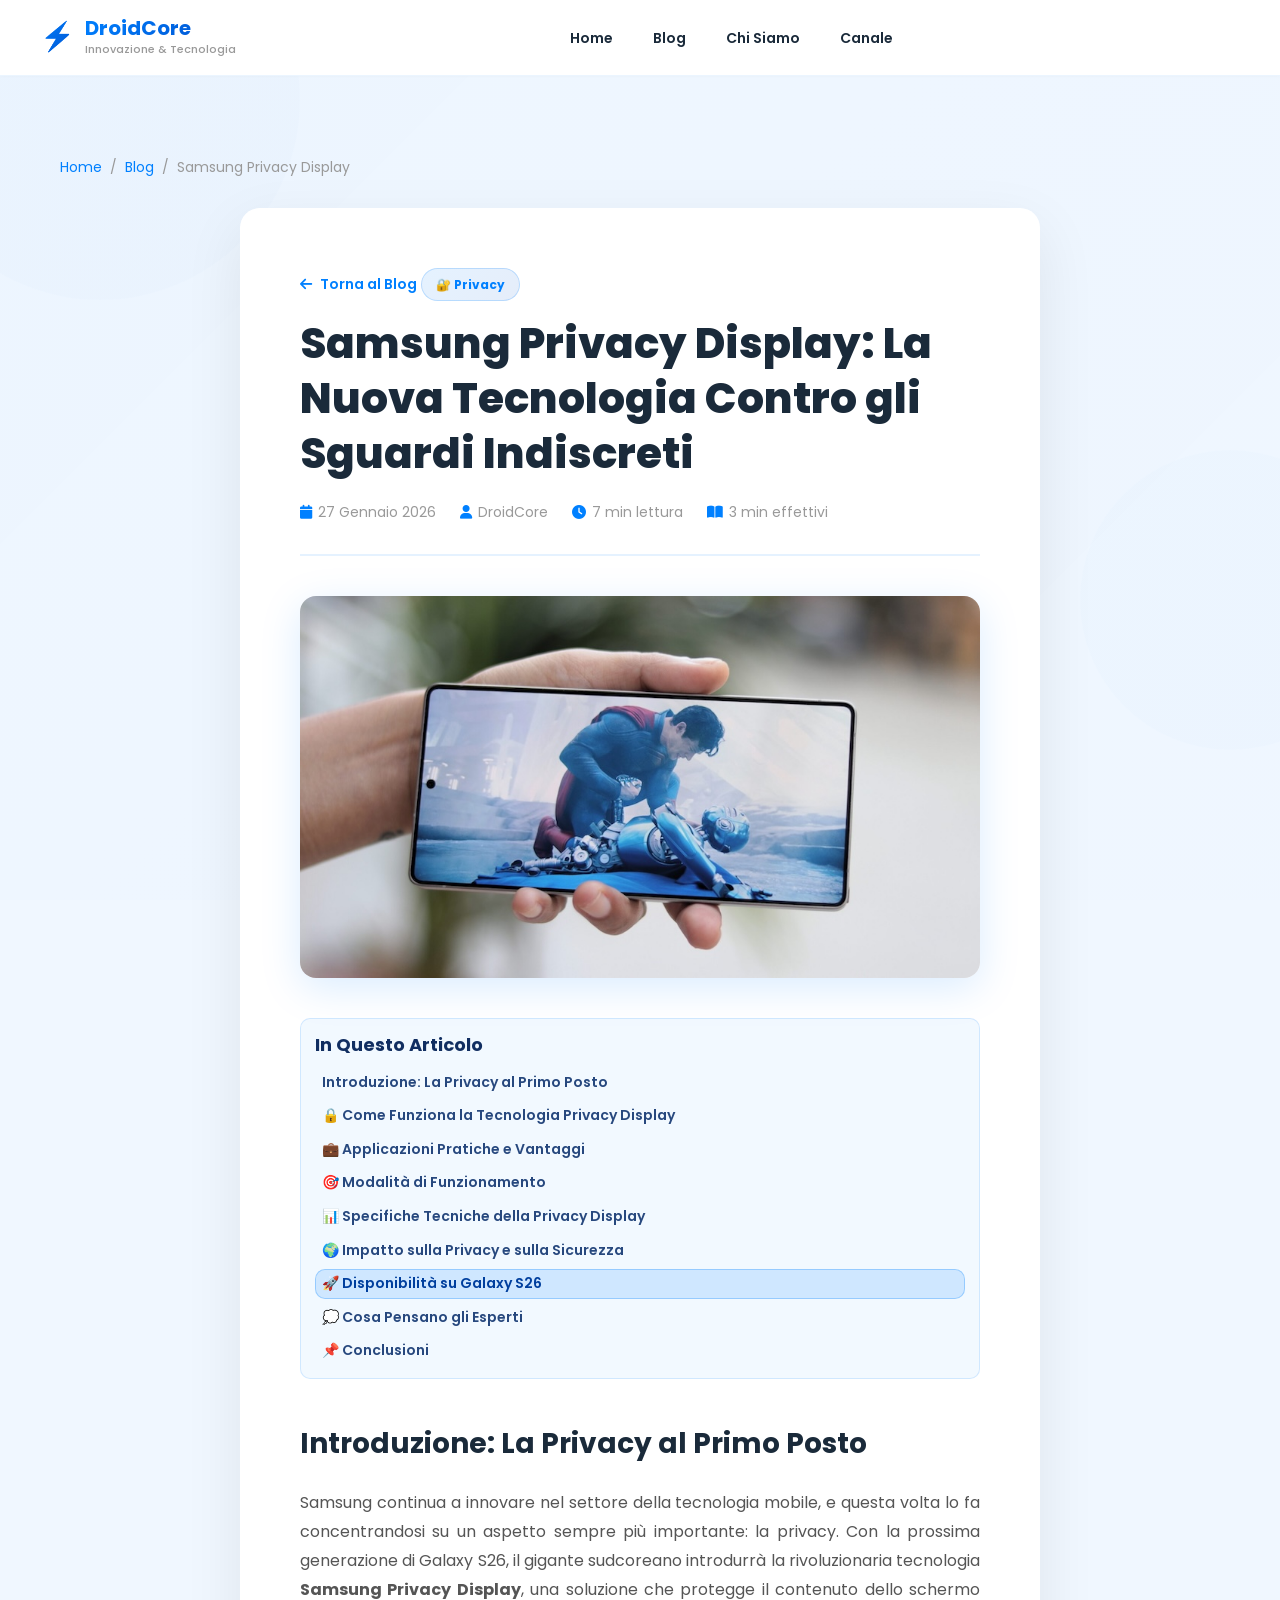
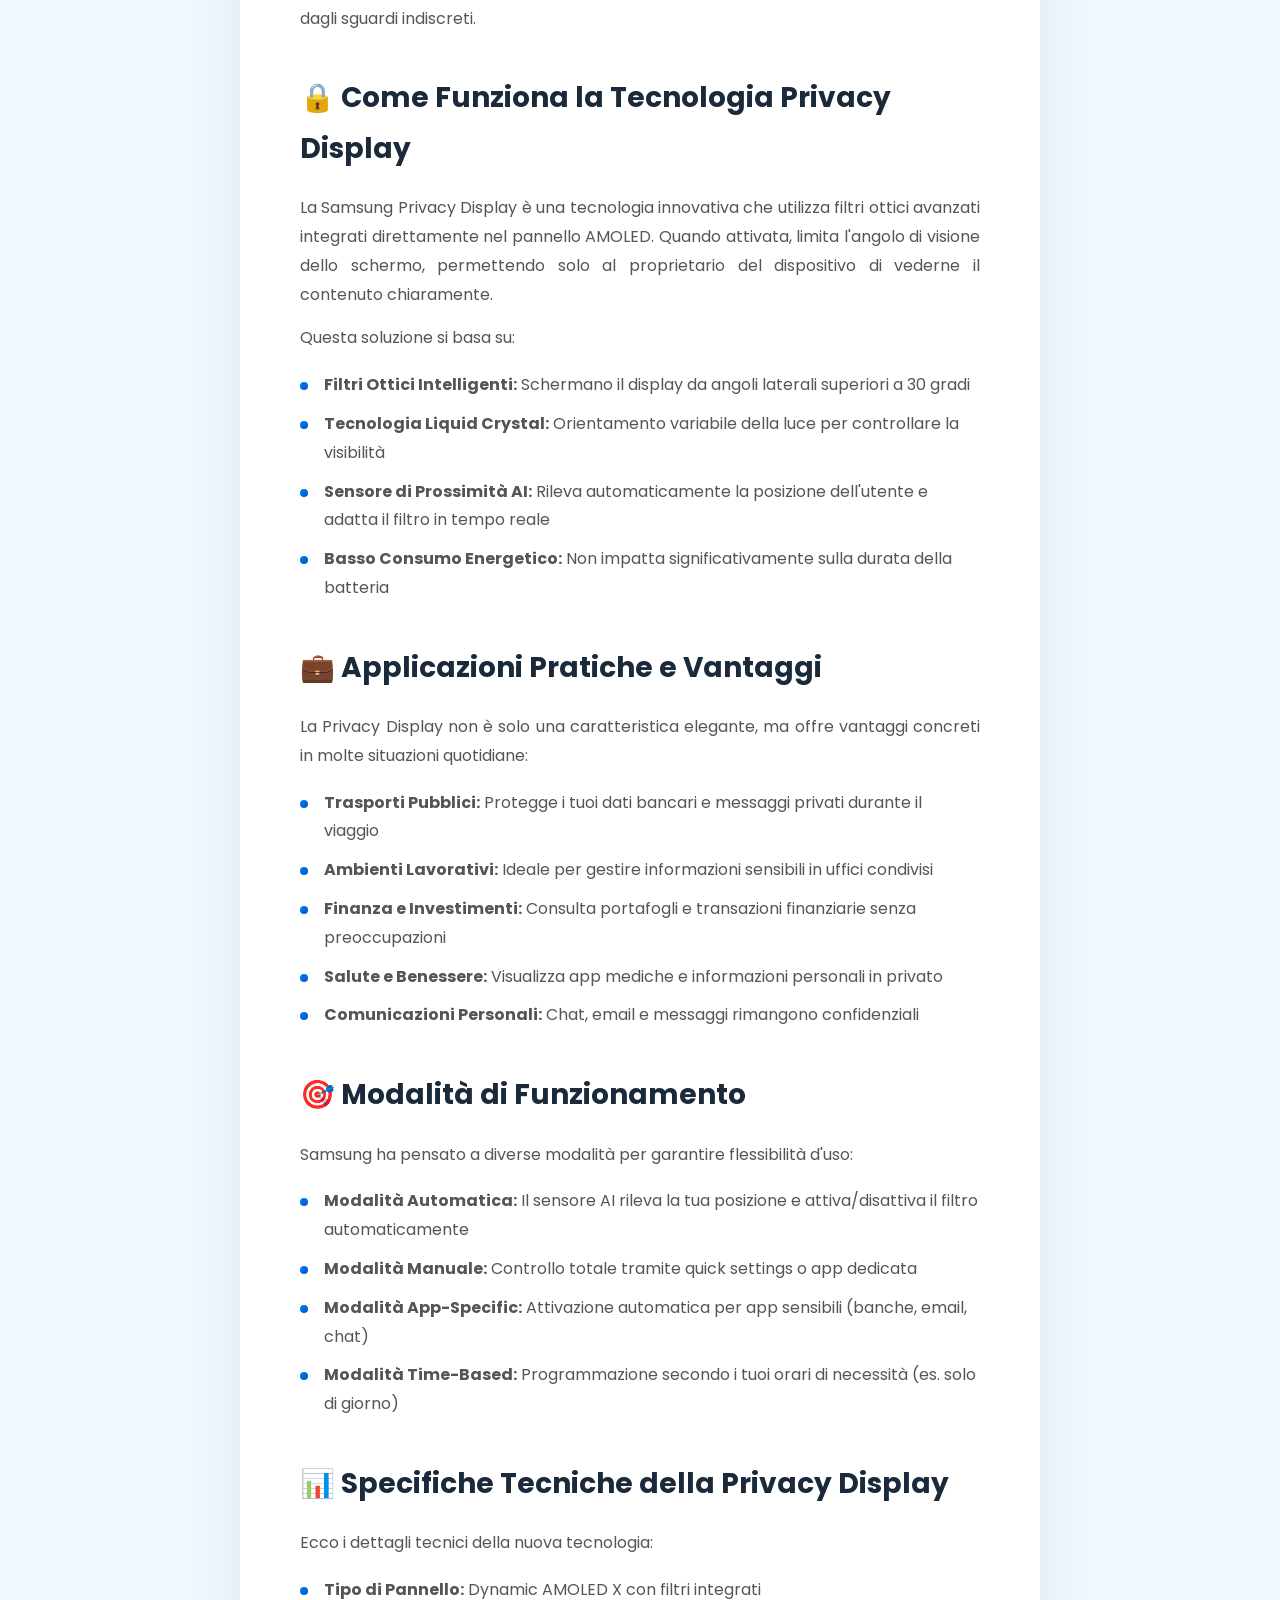
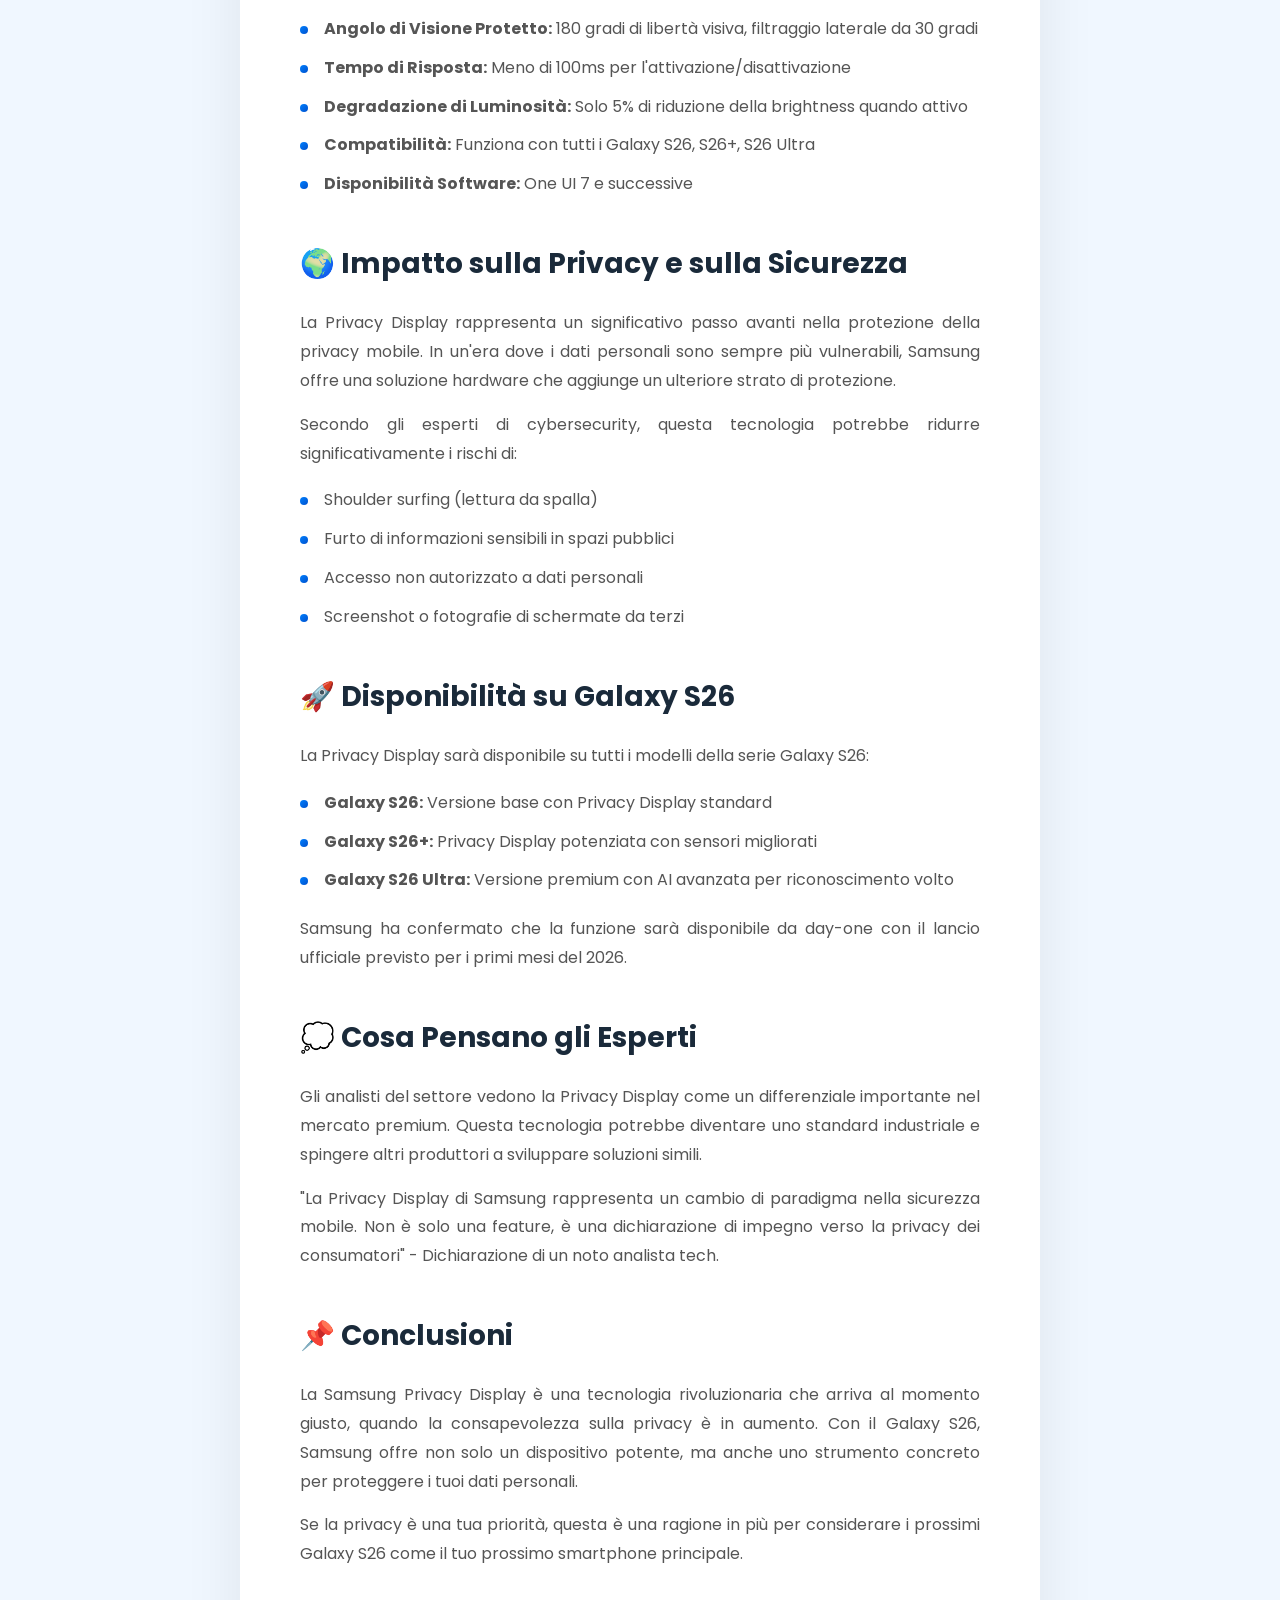
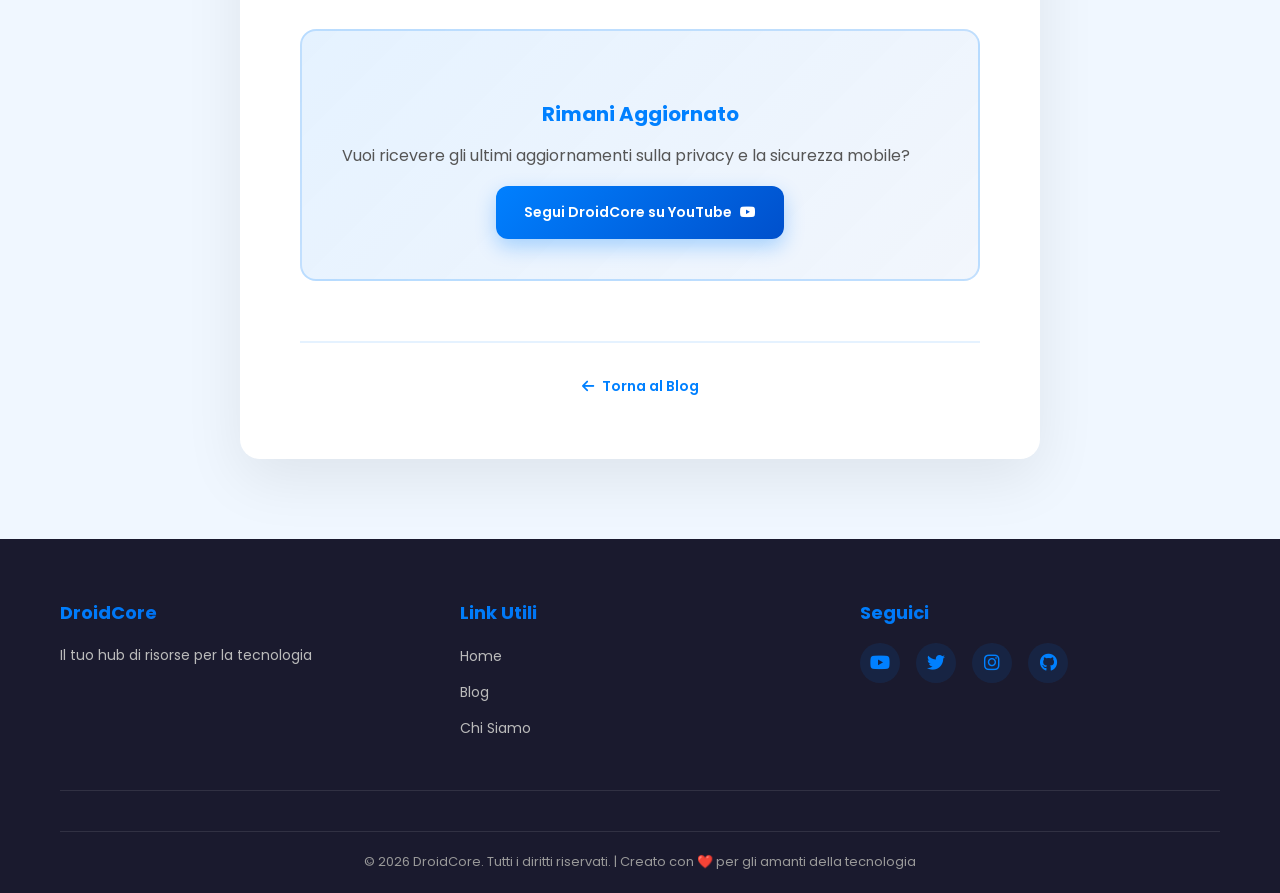
<file: post2-samsung-privacy-display.html>
﻿<!DOCTYPE html>
<html lang="it">
<head>
    <meta charset="UTF-8">
    <meta name="viewport" content="width=device-width, initial-scale=1.0">
    <title>Samsung Privacy Display: Tecnologia Contro gli Sguardi Indiscreti | DroidCore</title>
    <meta name="description" content="Samsung Privacy Display: scopri la rivoluzionaria tecnologia che protegge la privacy del tuo display. Come funziona, applicazioni pratiche, compatibilità Galaxy S26 e vantaggi.">
    <meta name="keywords" content="Samsung Privacy Display, privacy screen, display privacy, Galaxy S26, protezione privacy, schermo privacy, sguardi indiscreti, security display">
    <meta name="author" content="DroidCore">
    <meta property="og:title" content="Samsung Privacy Display: Tecnologia Avanzata per Privacy">
    
    <!-- Schema Markup -->
    <script type="application/ld+json">
    {
      "@context": "https://schema.org",
      "@type": "BlogPosting",
      "headline": "Samsung Privacy Display: La Nuova Tecnologia Contro gli Sguardi Indiscreti",
      "image": "S26-Ultra-Display.jpg",
      "datePublished": "2026-01-27",
      "author": {
        "@type": "Organization",
        "name": "DroidCore"
      },
      "description": "Scopri la rivoluzionaria tecnologia Samsung Privacy Display che protegge la privacy del tuo display."
    }
    </script>
    
    <link rel="stylesheet" href="styles.css">
    <link rel="stylesheet" href="https://cdnjs.cloudflare.com/ajax/libs/font-awesome/6.4.0/css/all.min.css">
</head>
<body>
    <!-- Animated Background -->
    <div class="background-animation">
        <div class="blob blob-1"></div>
        <div class="blob blob-2"></div>
        <div class="blob blob-3"></div>
    </div>

    <!-- Header -->
    <header class="header">
        <div class="container">
            <div class="logo">
                <div class="logo-icon">⚡</div>
                <div>
                    <h1>DroidCore</h1>
                    <p class="tagline">Innovazione & Tecnologia</p>
                </div>
            </div>
            <nav class="nav">
                <ul>
                    <li><a href="index.html#home">Home</a></li>
                    <li><a href="index.html#blog">Blog</a></li>
                    <li><a href="index.html#about">Chi Siamo</a></li>
                    <li><a href="canale.html">Canale</a></li>
                </ul>
            </nav>
            <div class="hamburger">
                <span></span>
                <span></span>
                <span></span>
            </div>
        </div>
    </header>

    <!-- Article Section -->
    <section class="article-section">
        <div class="container">
            <!-- Breadcrumb Navigation -->
            <nav class="breadcrumb" aria-label="Breadcrumb">
                <a href="index.html">Home</a>
                <span> / </span>
                <a href="blog.html">Blog</a>
                <span> / </span>
                <span>Samsung Privacy Display</span>
            </nav>

            <article class="article-content">
                <div class="article-header">
                    <a href="blog.html" class="back-link"><i class="fas fa-arrow-left"></i> Torna al Blog</a>
                    <div class="article-badge">🔐 Privacy</div>
                    <h1>Samsung Privacy Display: La Nuova Tecnologia Contro gli Sguardi Indiscreti</h1>
                    <div class="article-meta">
                        <span><i class="fas fa-calendar"></i> 27 Gennaio 2026</span>
                        <span><i class="fas fa-user"></i> DroidCore</span>
                        <span><i class="fas fa-clock"></i> 7 min lettura</span>
                    </div>
                </div>

                <img loading="lazy" src="S26-Ultra-Display.jpg" alt="Samsung Galaxy S26 Ultra Display Privacy" class="article-image-img">

                <div class="article-body">
                    <h2>Introduzione: La Privacy al Primo Posto</h2>
                    <p>
                        Samsung continua a innovare nel settore della tecnologia mobile, e questa volta lo fa concentrandosi su un aspetto sempre più importante: la privacy. Con la prossima generazione di Galaxy S26, il gigante sudcoreano introdurrà la rivoluzionaria tecnologia <strong>Samsung Privacy Display</strong>, una soluzione che protegge il contenuto dello schermo dagli sguardi indiscreti.
                    </p>

                    <h2>🔒 Come Funziona la Tecnologia Privacy Display</h2>
                    <p>
                        La Samsung Privacy Display è una tecnologia innovativa che utilizza filtri ottici avanzati integrati direttamente nel pannello AMOLED. Quando attivata, limita l'angolo di visione dello schermo, permettendo solo al proprietario del dispositivo di vederne il contenuto chiaramente.
                    </p>
                    <p>
                        Questa soluzione si basa su:
                    </p>
                    <ul>
                        <li><strong>Filtri Ottici Intelligenti:</strong> Schermano il display da angoli laterali superiori a 30 gradi</li>
                        <li><strong>Tecnologia Liquid Crystal:</strong> Orientamento variabile della luce per controllare la visibilità</li>
                        <li><strong>Sensore di Prossimità AI:</strong> Rileva automaticamente la posizione dell'utente e adatta il filtro in tempo reale</li>
                        <li><strong>Basso Consumo Energetico:</strong> Non impatta significativamente sulla durata della batteria</li>
                    </ul>

                    <h2>💼 Applicazioni Pratiche e Vantaggi</h2>
                    <p>
                        La Privacy Display non è solo una caratteristica elegante, ma offre vantaggi concreti in molte situazioni quotidiane:
                    </p>
                    <ul>
                        <li><strong>Trasporti Pubblici:</strong> Protegge i tuoi dati bancari e messaggi privati durante il viaggio</li>
                        <li><strong>Ambienti Lavorativi:</strong> Ideale per gestire informazioni sensibili in uffici condivisi</li>
                        <li><strong>Finanza e Investimenti:</strong> Consulta portafogli e transazioni finanziarie senza preoccupazioni</li>
                        <li><strong>Salute e Benessere:</strong> Visualizza app mediche e informazioni personali in privato</li>
                        <li><strong>Comunicazioni Personali:</strong> Chat, email e messaggi rimangono confidenziali</li>
                    </ul>

                    <h2>🎯 Modalità di Funzionamento</h2>
                    <p>
                        Samsung ha pensato a diverse modalità per garantire flessibilità d'uso:
                    </p>
                    <ul>
                        <li><strong>Modalità Automatica:</strong> Il sensore AI rileva la tua posizione e attiva/disattiva il filtro automaticamente</li>
                        <li><strong>Modalità Manuale:</strong> Controllo totale tramite quick settings o app dedicata</li>
                        <li><strong>Modalità App-Specific:</strong> Attivazione automatica per app sensibili (banche, email, chat)</li>
                        <li><strong>Modalità Time-Based:</strong> Programmazione secondo i tuoi orari di necessità (es. solo di giorno)</li>
                    </ul>

                    <h2>📊 Specifiche Tecniche della Privacy Display</h2>
                    <p>
                        Ecco i dettagli tecnici della nuova tecnologia:
                    </p>
                    <ul>
                        <li><strong>Tipo di Pannello:</strong> Dynamic AMOLED X con filtri integrati</li>
                        <li><strong>Angolo di Visione Protetto:</strong> 180 gradi di libertà visiva, filtraggio laterale da 30 gradi</li>
                        <li><strong>Tempo di Risposta:</strong> Meno di 100ms per l'attivazione/disattivazione</li>
                        <li><strong>Degradazione di Luminosità:</strong> Solo 5% di riduzione della brightness quando attivo</li>
                        <li><strong>Compatibilità:</strong> Funziona con tutti i Galaxy S26, S26+, S26 Ultra</li>
                        <li><strong>Disponibilità Software:</strong> One UI 7 e successive</li>
                    </ul>

                    <h2>🌍 Impatto sulla Privacy e sulla Sicurezza</h2>
                    <p>
                        La Privacy Display rappresenta un significativo passo avanti nella protezione della privacy mobile. In un'era dove i dati personali sono sempre più vulnerabili, Samsung offre una soluzione hardware che aggiunge un ulteriore strato di protezione.
                    </p>
                    <p>
                        Secondo gli esperti di cybersecurity, questa tecnologia potrebbe ridurre significativamente i rischi di:
                    </p>
                    <ul>
                        <li>Shoulder surfing (lettura da spalla)</li>
                        <li>Furto di informazioni sensibili in spazi pubblici</li>
                        <li>Accesso non autorizzato a dati personali</li>
                        <li>Screenshot o fotografie di schermate da terzi</li>
                    </ul>

                    <h2>🚀 Disponibilità su Galaxy S26</h2>
                    <p>
                        La Privacy Display sarà disponibile su tutti i modelli della serie Galaxy S26:
                    </p>
                    <ul>
                        <li><strong>Galaxy S26:</strong> Versione base con Privacy Display standard</li>
                        <li><strong>Galaxy S26+:</strong> Privacy Display potenziata con sensori migliorati</li>
                        <li><strong>Galaxy S26 Ultra:</strong> Versione premium con AI avanzata per riconoscimento volto</li>
                    </ul>
                    <p>
                        Samsung ha confermato che la funzione sarà disponibile da day-one con il lancio ufficiale previsto per i primi mesi del 2026.
                    </p>

                    <h2>💭 Cosa Pensano gli Esperti</h2>
                    <p>
                        Gli analisti del settore vedono la Privacy Display come un differenziale importante nel mercato premium. Questa tecnologia potrebbe diventare uno standard industriale e spingere altri produttori a sviluppare soluzioni simili.
                    </p>
                    <p>
                        "La Privacy Display di Samsung rappresenta un cambio di paradigma nella sicurezza mobile. Non è solo una feature, è una dichiarazione di impegno verso la privacy dei consumatori" - Dichiarazione di un noto analista tech.
                    </p>

                    <h2>📌 Conclusioni</h2>
                    <p>
                        La Samsung Privacy Display è una tecnologia rivoluzionaria che arriva al momento giusto, quando la consapevolezza sulla privacy è in aumento. Con il Galaxy S26, Samsung offre non solo un dispositivo potente, ma anche uno strumento concreto per proteggere i tuoi dati personali.
                    </p>
                    <p>
                        Se la privacy è una tua priorità, questa è una ragione in più per considerare i prossimi Galaxy S26 come il tuo prossimo smartphone principale.
                    </p>

                    <div class="article-cta">
                        <h3>Rimani Aggiornato</h3>
                        <p>Vuoi ricevere gli ultimi aggiornamenti sulla privacy e la sicurezza mobile?</p>
                        <a href="canale.html" class="cta-btn primary-btn">
                            <span>Segui DroidCore su YouTube</span>
                            <i class="fab fa-youtube"></i>
                        </a>
                    </div>
                </div>

                <div class="article-footer">
                    <a href="blog.html" class="back-link-bottom">
                        <i class="fas fa-arrow-left"></i> Torna al Blog
                    </a>
                </div>
            </article>
        </div>
    </section>

    <!-- Footer -->
    <footer class="footer">
        <div class="container">
            <div class="footer-content">
                <div class="footer-section">
                    <h4>DroidCore</h4>
                    <p>Il tuo hub di risorse per la tecnologia</p>
                </div>
                <div class="footer-section">
                    <h4>Link Utili</h4>
                    <ul>
                        <li><a href="index.html#home">Home</a></li>
                        <li><a href="index.html#blog">Blog</a></li>
                        <li><a href="index.html#about">Chi Siamo</a></li>
                    </ul>
                </div>
                <div class="footer-section">
                    <h4>Seguici</h4>
                    <div class="social-links">
                        <a href="https://www.youtube.com/@droidcore-e4b" target="_blank" rel="noopener noreferrer" title="YouTube"><i class="fab fa-youtube"></i></a>
                        <a href="https://twitter.com" target="_blank" rel="noopener noreferrer" title="Twitter"><i class="fab fa-twitter"></i></a>
                        <a href="https://instagram.com" target="_blank" rel="noopener noreferrer" title="Instagram"><i class="fab fa-instagram"></i></a>
                        <a href="https://github.com" target="_blank" rel="noopener noreferrer" title="GitHub"><i class="fab fa-github"></i></a>
                    </div>
                </div>
            </div>
            <div class="footer-bottom">
                <p>&copy; 2026 DroidCore. Tutti i diritti riservati. | Creato con ❤️ per gli amanti della tecnologia</p>
            </div>
        </div>
    </footer>

    <style>
        .article-section {
            padding: 80px 0;
            position: relative;
            z-index: 1;
        }

        .article-content {
            border-radius: 20px;
            padding: 60px;
            box-shadow: 0 20px 60px rgba(0, 0, 0, 0.08);
            max-width: 800px;
            margin: 0 auto;
            background: white;
        }

        .back-link {
            display: inline-flex;
            align-items: center;
            gap: 8px;
            color: #0080FF;
            text-decoration: none;
            font-weight: 600;
            font-size: 14px;
            margin-bottom: 20px;
            transition: all 0.3s;
        }

        .back-link:hover {
            gap: 12px;
            color: #0050CC;
        }

        .article-header {
            margin-bottom: 40px;
            border-bottom: 2px solid rgba(0, 128, 255, 0.1);
            padding-bottom: 30px;
        }

        .article-badge {
            display: inline-block;
            background: linear-gradient(135deg, rgba(0, 128, 255, 0.1) 0%, rgba(0, 80, 204, 0.1) 100%);
            color: #0080FF;
            padding: 6px 14px;
            border-radius: 20px;
            font-size: 12px;
            font-weight: 700;
            margin-bottom: 16px;
            border: 1px solid rgba(0, 128, 255, 0.2);
        }

        .article-content h1 {
            font-size: 42px;
            font-weight: 800;
            margin-bottom: 20px;
            color: var(--text);
            line-height: 1.3;
        }

        .article-meta {
            display: flex;
            gap: 24px;
            font-size: 14px;
            color: #999;
            flex-wrap: wrap;
        }

        .article-meta span {
            display: flex;
            align-items: center;
            gap: 6px;
        }

        .article-meta i {
            color: #0080FF;
        }

        .article-image {
            width: 100%;
            height: 400px;
            border-radius: 16px;
            margin: 40px 0;
            background-size: cover;
            background-position: center;
        }

        .article-image-img {
            width: 100%;
            height: auto;
            max-height: 450px;
            object-fit: contain;
            border-radius: 16px;
            margin: 40px 0;
            box-shadow: 0 10px 40px rgba(0, 128, 255, 0.15);
            display: block;
        }

        .article-body {
            line-height: 1.8;
        }

        .article-body h2 {
            font-size: 28px;
            font-weight: 700;
            margin-top: 40px;
            margin-bottom: 20px;
            color: var(--text);
        }

        .article-body h3 {
            font-size: 20px;
            font-weight: 700;
            margin-top: 25px;
            margin-bottom: 15px;
            color: #0080FF;
        }

        .article-body p {
            margin-bottom: 15px;
            color: #555;
            text-align: justify;
        }

        .article-body ul {
            margin-bottom: 20px;
            padding-left: 30px;
        }

        .article-body li {
            margin-bottom: 12px;
            color: #555;
            list-style: none;
            position: relative;
        }

        .article-body li:before {
            content: "▸";
            color: #0080FF;
            font-weight: bold;
            position: absolute;
            left: -20px;
        }

        .article-cta {
            background: linear-gradient(135deg, rgba(0, 128, 255, 0.1) 0%, rgba(0, 80, 204, 0.05) 100%);
            border: 2px solid rgba(0, 128, 255, 0.2);
            border-radius: 16px;
            padding: 40px;
            margin-top: 60px;
            text-align: center;
        }

        .article-cta h3 {
            color: #0080FF;
            margin-bottom: 10px;
        }

        .article-footer {
            margin-top: 60px;
            padding-top: 30px;
            border-top: 2px solid rgba(0, 128, 255, 0.1);
            text-align: center;
        }

        .back-link-bottom {
            display: inline-flex;
            align-items: center;
            gap: 8px;
            color: #0080FF;
            text-decoration: none;
            font-weight: 600;
            font-size: 14px;
            transition: all 0.3s;
        }

        .back-link-bottom:hover {
            gap: 12px;
            color: #0050CC;
        }

        .cta-btn {
            display: inline-flex;
            align-items: center;
            gap: 8px;
            padding: 14px 28px;
            border-radius: 12px;
            text-decoration: none;
            font-weight: 600;
            font-size: 14px;
            transition: all 0.3s;
            border: none;
            cursor: pointer;
        }

        .primary-btn {
            background: linear-gradient(135deg, #0080FF 0%, #0050CC 100%);
            color: white;
            box-shadow: 0 8px 20px rgba(0, 128, 255, 0.3);
        }

        .primary-btn:hover {
            transform: translateY(-2px);
            box-shadow: 0 12px 28px rgba(0, 128, 255, 0.4);
        }

        @media (max-width: 768px) {
            .article-content {
                padding: 30px;
            }

            .article-content h1 {
                font-size: 28px;
            }

            .article-body h2 {
                font-size: 22px;
            }

            .article-meta {
                gap: 12px;
                font-size: 12px;
            }

            .article-cta {
                padding: 30px 20px;
            }
        }

        @media (max-width: 480px) {
            .article-content {
                padding: 20px;
                border-radius: 12px;
            }

            .article-content h1 {
                font-size: 22px;
            }

            .article-body h2 {
                font-size: 18px;
            }

            .article-image {
                height: 250px;
                margin: 20px 0;
            }
        }
    </style>

    <script src="script.js" defer></script>
</body>
</html>
</file>
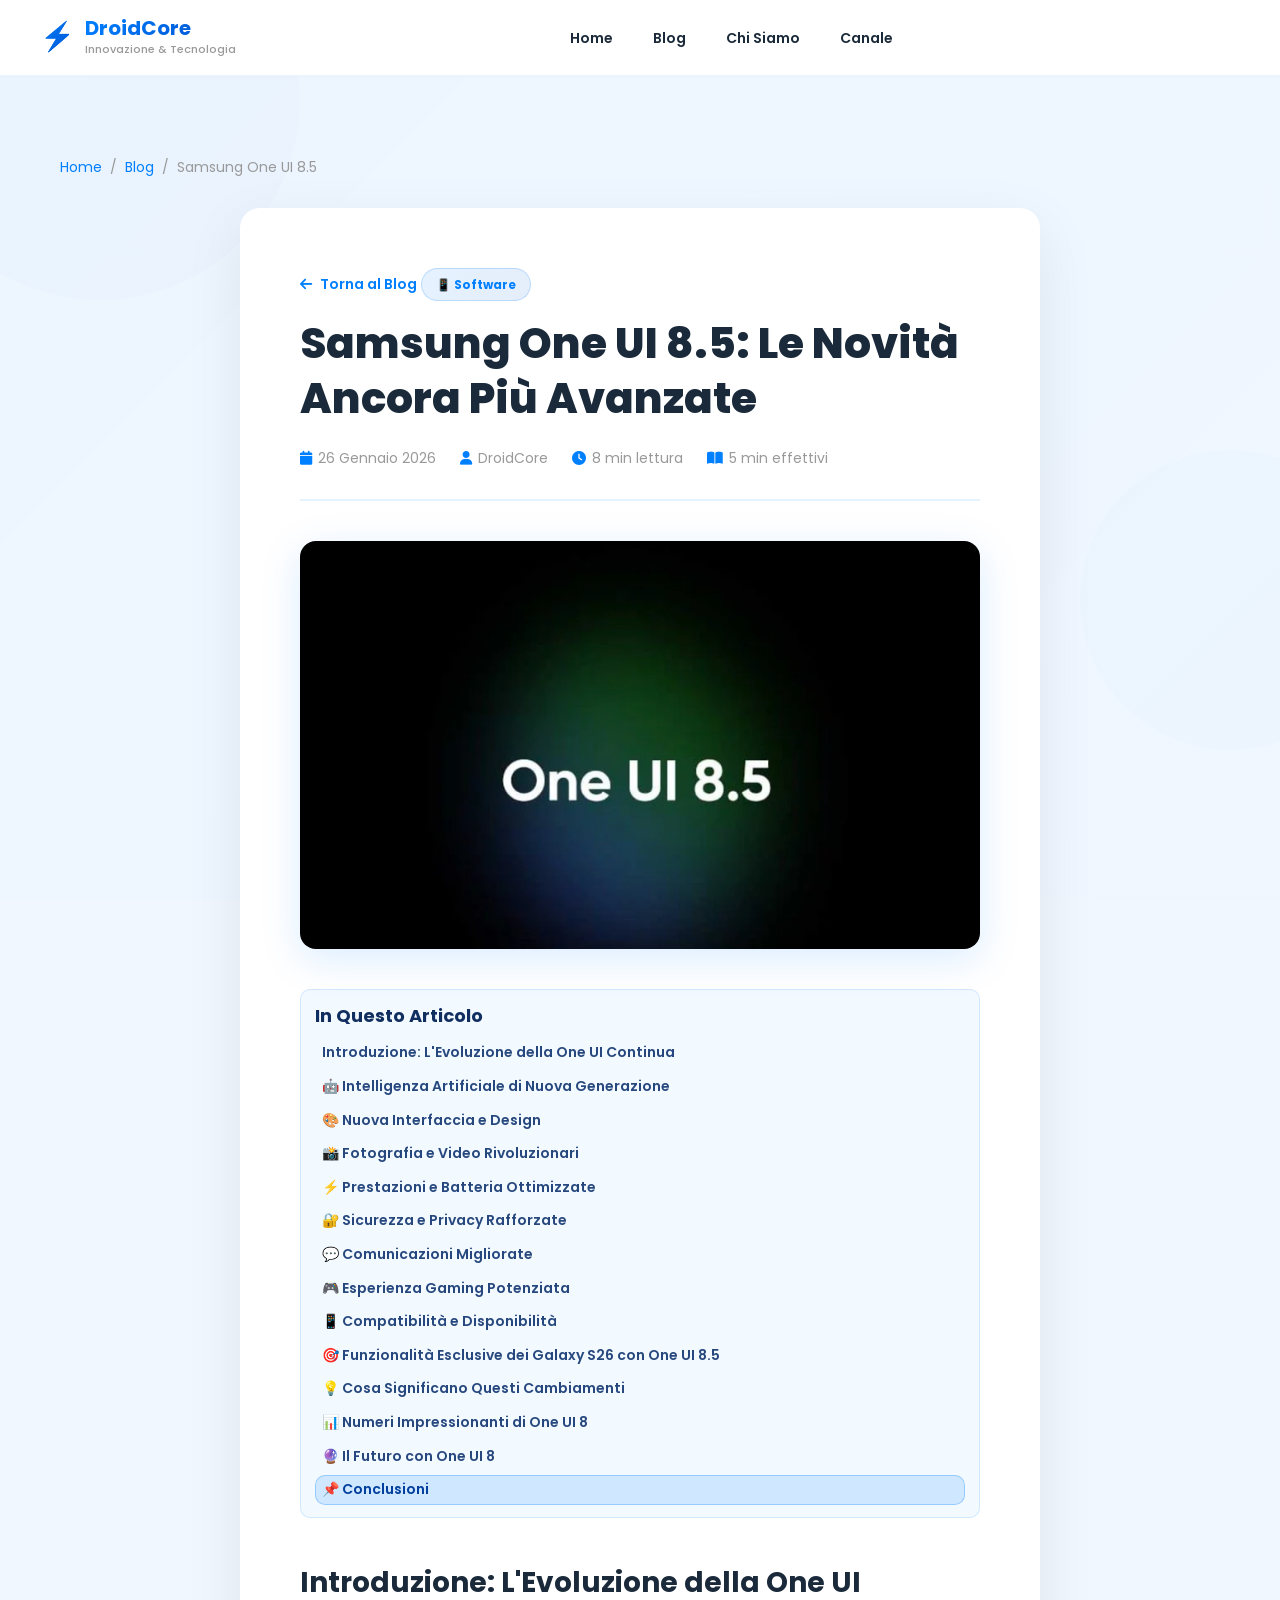
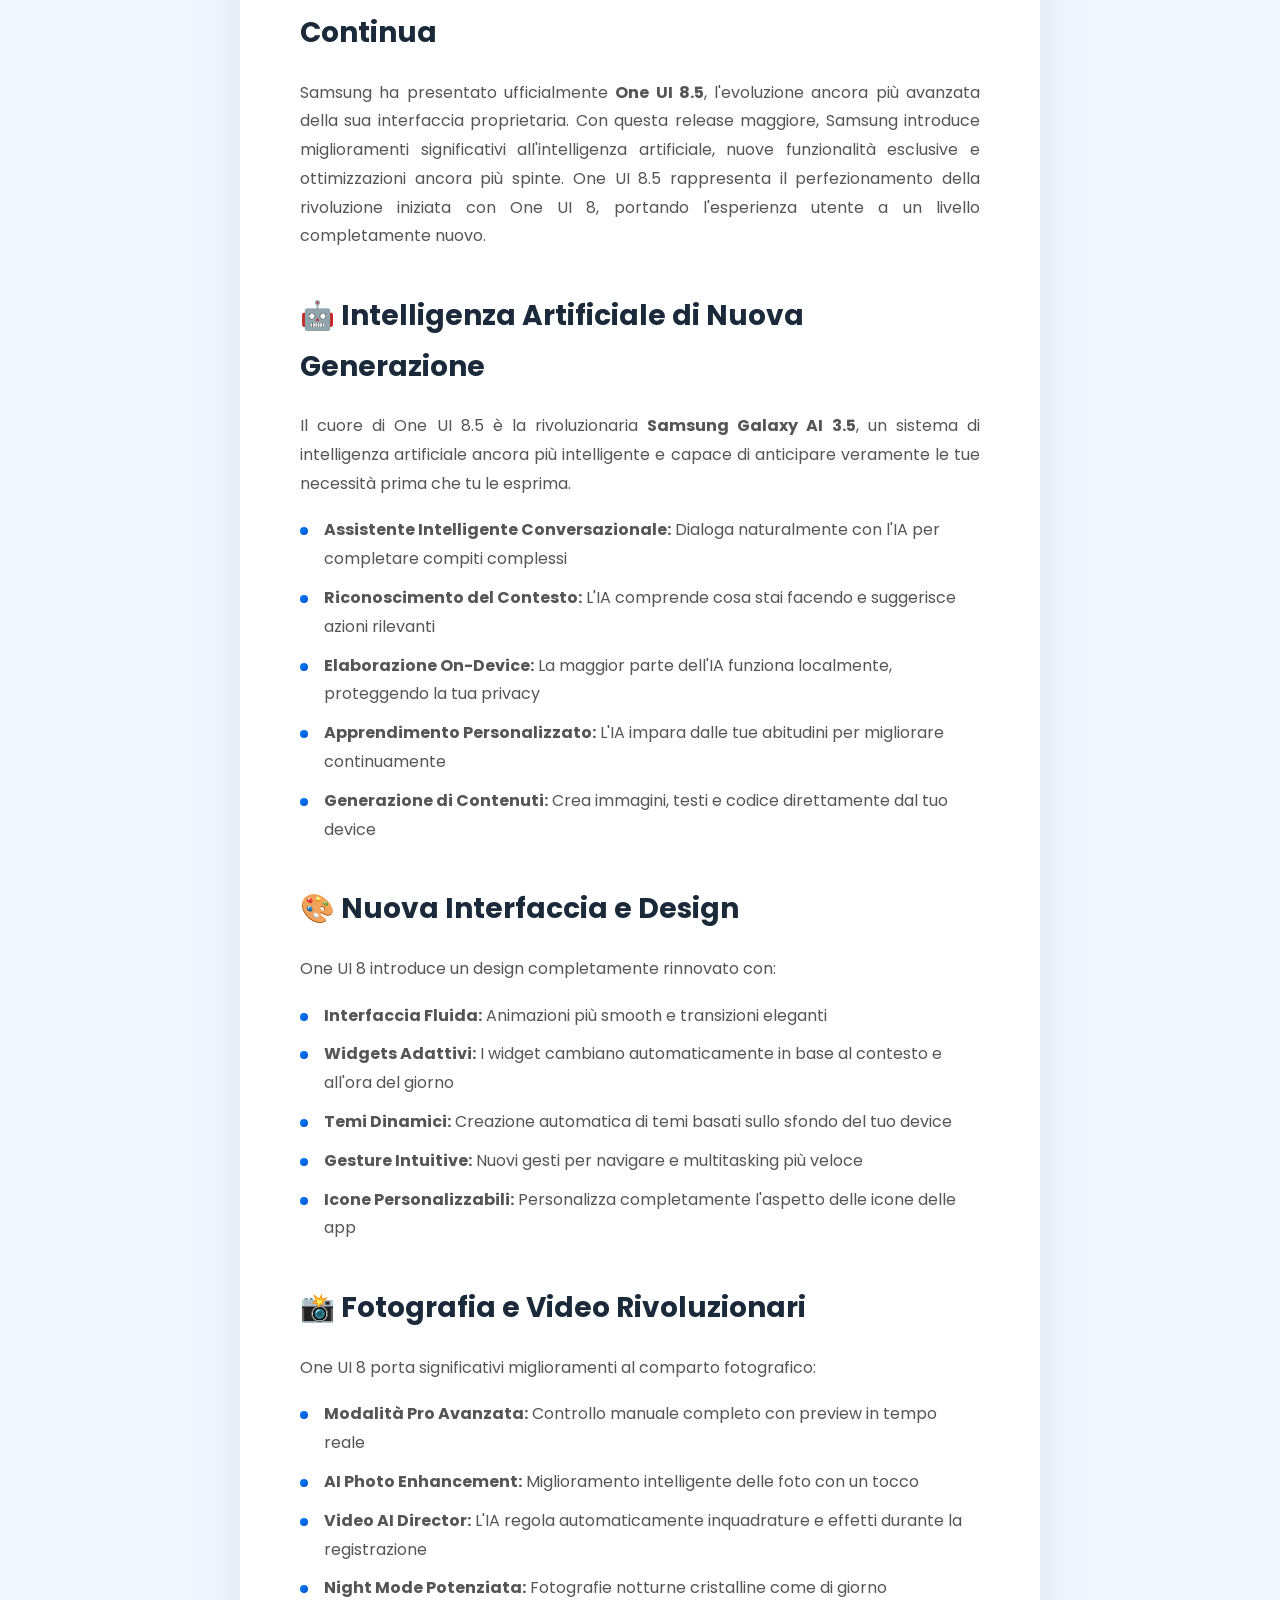
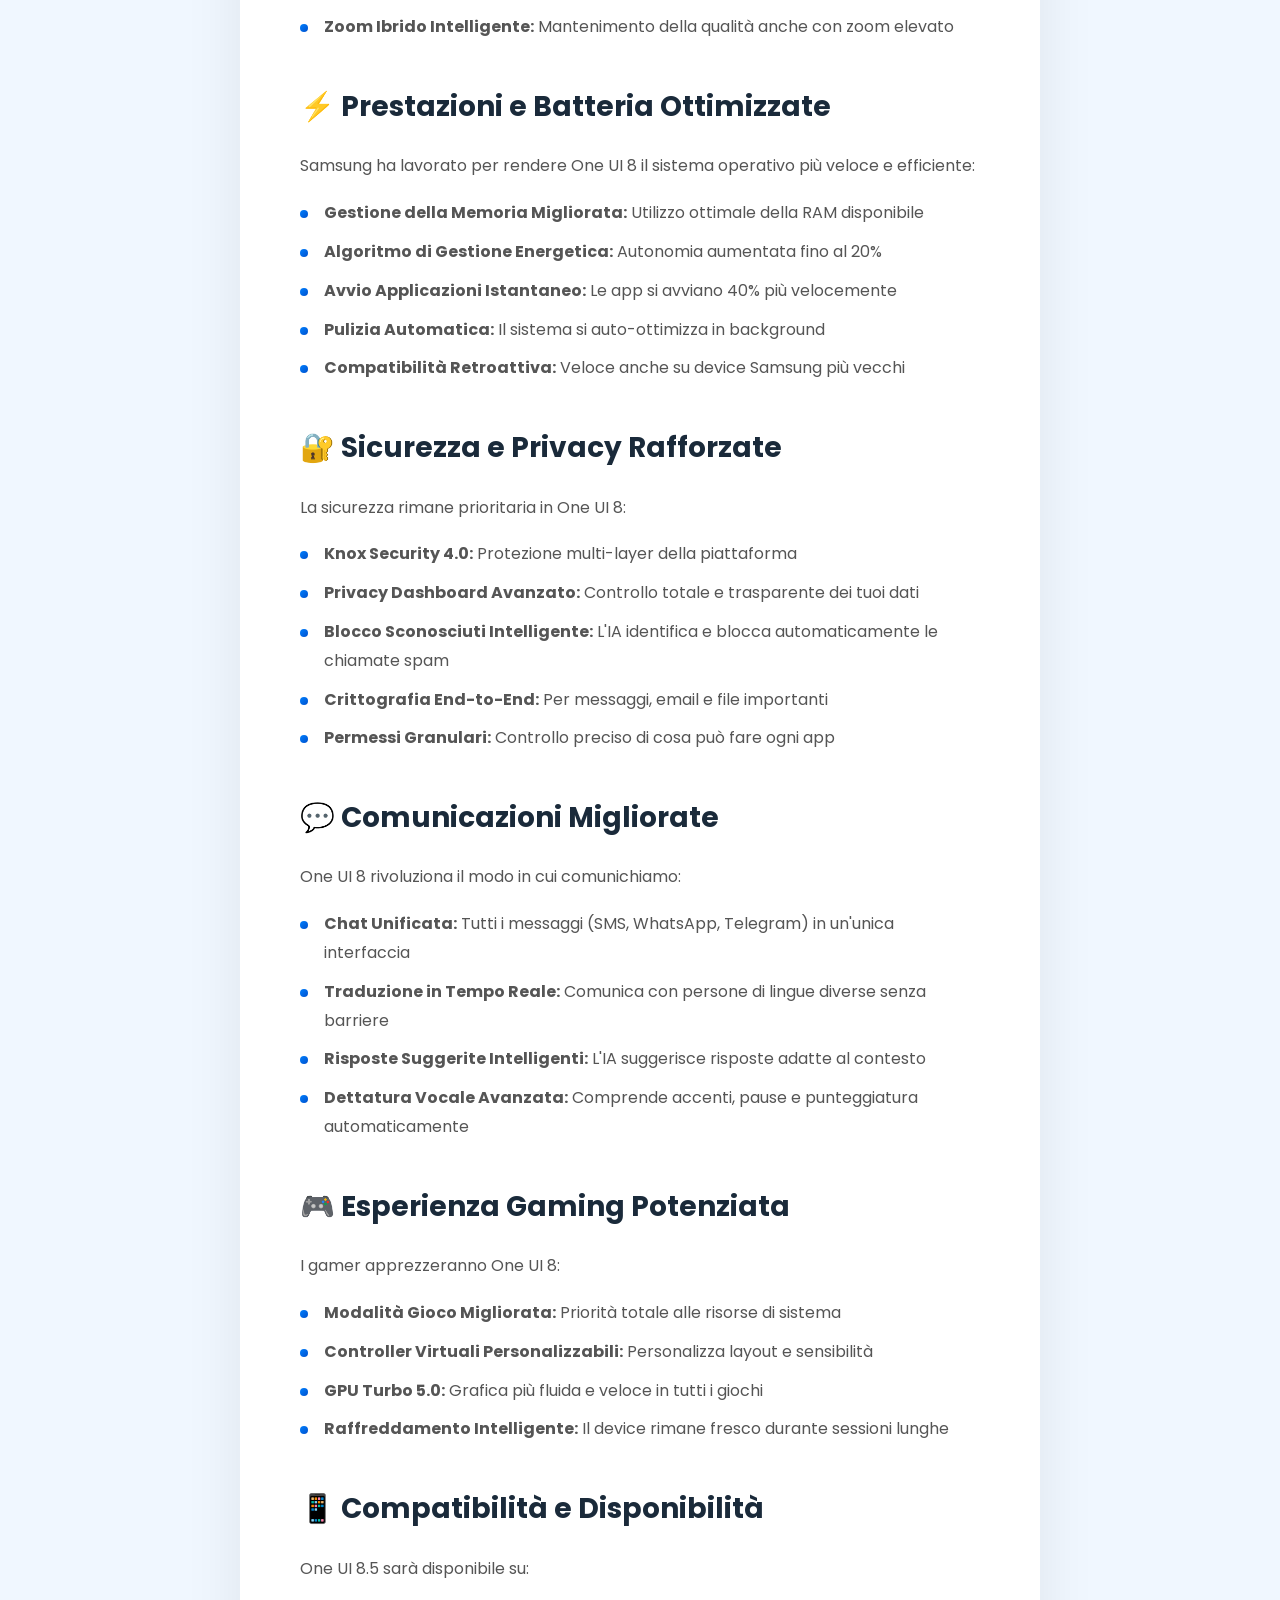
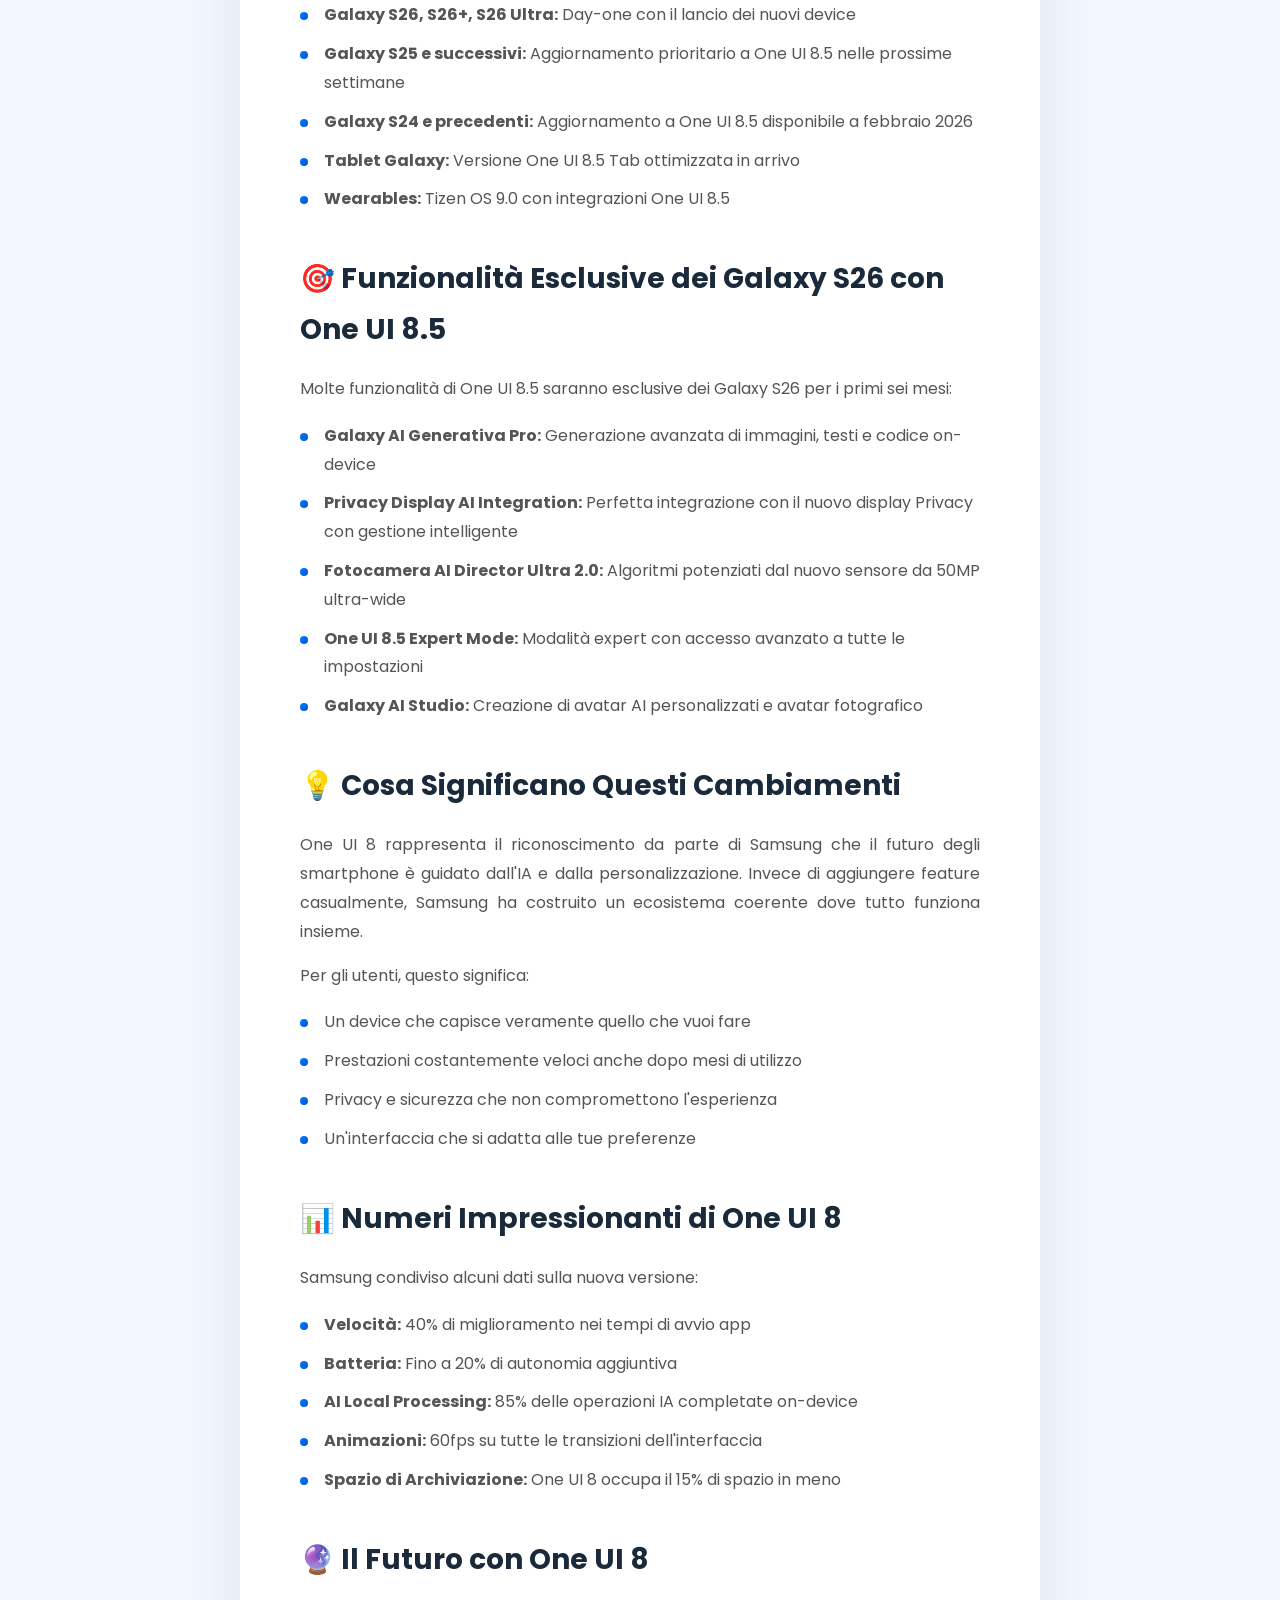
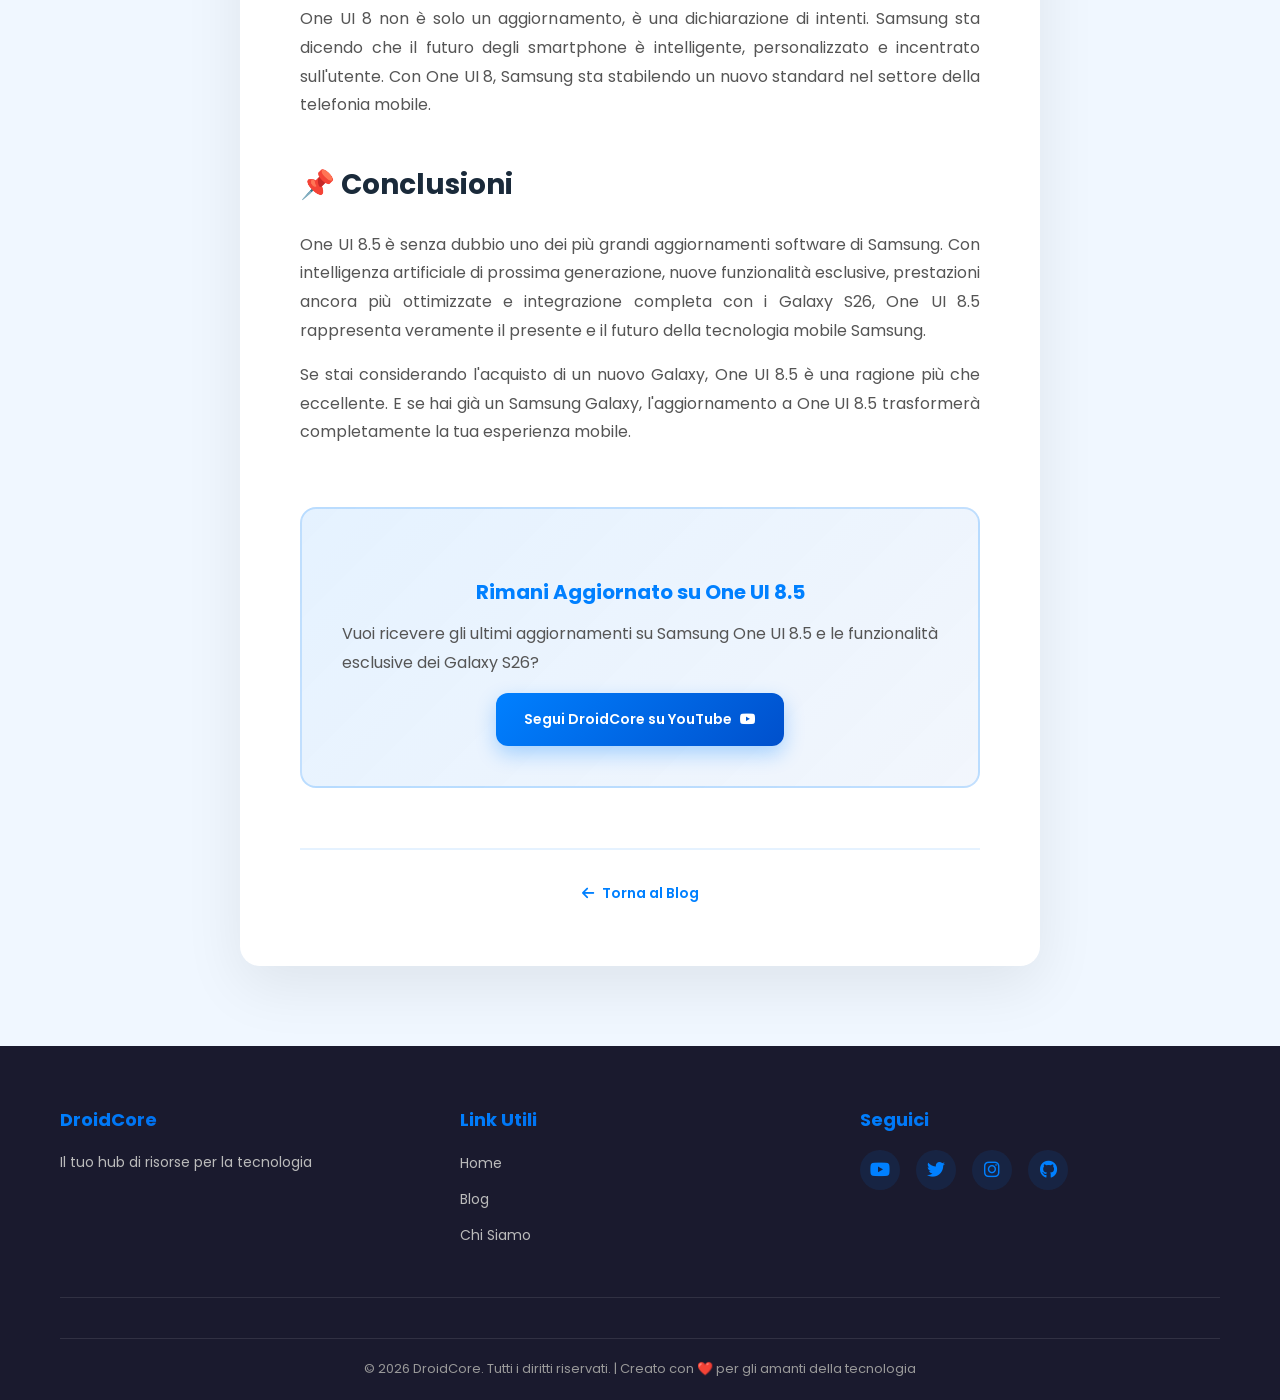
<file: post3-samsung-oneui8.html>
﻿<!DOCTYPE html>
<html lang="it">
<head>
    <meta charset="UTF-8">
    <meta name="viewport" content="width=device-width, initial-scale=1.0">
    <title>Samsung One UI 8.5: Novità Avanzate e Funzionalità di Nuova Generazione | DroidCore</title>
    <meta name="description" content="Samsung One UI 8.5 2026: scopri tutte le novità, le nuove funzionalità AI, miglioramenti delle performance, compatibilità Galaxy S26 e quando arriverà l'aggiornamento.">
    <meta name="keywords" content="One UI 8.5, Samsung One UI, Galaxy AI, intelligenza artificiale, One UI funzionalità, aggiornamento Samsung, S26, novità software">
    <meta name="author" content="DroidCore">
    
    <!-- Schema Markup -->
    <script type="application/ld+json">
    {
      "@context": "https://schema.org",
      "@type": "BlogPosting",
      "headline": "Samsung One UI 8.5: Novità Avanzate e Funzionalità di Nuova Generazione",
      "datePublished": "2026-01-26",
      "author": {
        "@type": "Organization",
        "name": "DroidCore"
      }
    }
    </script>
    
    <link rel="stylesheet" href="styles.css">
    <link rel="stylesheet" href="https://cdnjs.cloudflare.com/ajax/libs/font-awesome/6.4.0/css/all.min.css">
</head>
<body>
    <!-- Animated Background -->
    <div class="background-animation">
        <div class="blob blob-1"></div>
        <div class="blob blob-2"></div>
        <div class="blob blob-3"></div>
    </div>

    <!-- Header -->
    <header class="header">
        <div class="container">
            <div class="logo">
                <div class="logo-icon">⚡</div>
                <div>
                    <h1>DroidCore</h1>
                    <p class="tagline">Innovazione & Tecnologia</p>
                </div>
            </div>
            <nav class="nav">
                <ul>
                    <li><a href="index.html#home">Home</a></li>
                    <li><a href="index.html#blog">Blog</a></li>
                    <li><a href="index.html#about">Chi Siamo</a></li>
                    <li><a href="canale.html">Canale</a></li>
                </ul>
            </nav>
            <div class="hamburger">
                <span></span>
                <span></span>
                <span></span>
            </div>
        </div>
    </header>

    <!-- Article Section -->
    <section class="article-section">
        <div class="container">
            <!-- Breadcrumb Navigation -->
            <nav class="breadcrumb" aria-label="Breadcrumb">
                <a href="index.html">Home</a>
                <span> / </span>
                <a href="blog.html">Blog</a>
                <span> / </span>
                <span>Samsung One UI 8.5</span>
            </nav>

            <article class="article-content">
                <div class="article-header">
                    <a href="blog.html" class="back-link"><i class="fas fa-arrow-left"></i> Torna al Blog</a>
                    <div class="article-badge">📱 Software</div>
                    <h1>Samsung One UI 8.5: Le Novità Ancora Più Avanzate</h1>
                    <div class="article-meta">
                        <span><i class="fas fa-calendar"></i> 26 Gennaio 2026</span>
                        <span><i class="fas fa-user"></i> DroidCore</span>
                        <span><i class="fas fa-clock"></i> 8 min lettura</span>
                    </div>
                </div>

                <img loading="lazy" src="1293707.webp" alt="Samsung One UI 8.5" class="article-image-img">

                <div class="article-body">
                    <h2>Introduzione: L'Evoluzione della One UI Continua</h2>
                    <p>
                        Samsung ha presentato ufficialmente <strong>One UI 8.5</strong>, l'evoluzione ancora più avanzata della sua interfaccia proprietaria. Con questa release maggiore, Samsung introduce miglioramenti significativi all'intelligenza artificiale, nuove funzionalità esclusive e ottimizzazioni ancora più spinte. One UI 8.5 rappresenta il perfezionamento della rivoluzione iniziata con One UI 8, portando l'esperienza utente a un livello completamente nuovo.
                    </p>

                    <h2>🤖 Intelligenza Artificiale di Nuova Generazione</h2>
                    <p>
                        Il cuore di One UI 8.5 è la rivoluzionaria <strong>Samsung Galaxy AI 3.5</strong>, un sistema di intelligenza artificiale ancora più intelligente e capace di anticipare veramente le tue necessità prima che tu le esprima.
                    </p>
                    <ul>
                        <li><strong>Assistente Intelligente Conversazionale:</strong> Dialoga naturalmente con l'IA per completare compiti complessi</li>
                        <li><strong>Riconoscimento del Contesto:</strong> L'IA comprende cosa stai facendo e suggerisce azioni rilevanti</li>
                        <li><strong>Elaborazione On-Device:</strong> La maggior parte dell'IA funziona localmente, proteggendo la tua privacy</li>
                        <li><strong>Apprendimento Personalizzato:</strong> L'IA impara dalle tue abitudini per migliorare continuamente</li>
                        <li><strong>Generazione di Contenuti:</strong> Crea immagini, testi e codice direttamente dal tuo device</li>
                    </ul>

                    <h2>🎨 Nuova Interfaccia e Design</h2>
                    <p>
                        One UI 8 introduce un design completamente rinnovato con:
                    </p>
                    <ul>
                        <li><strong>Interfaccia Fluida:</strong> Animazioni più smooth e transizioni eleganti</li>
                        <li><strong>Widgets Adattivi:</strong> I widget cambiano automaticamente in base al contesto e all'ora del giorno</li>
                        <li><strong>Temi Dinamici:</strong> Creazione automatica di temi basati sullo sfondo del tuo device</li>
                        <li><strong>Gesture Intuitive:</strong> Nuovi gesti per navigare e multitasking più veloce</li>
                        <li><strong>Icone Personalizzabili:</strong> Personalizza completamente l'aspetto delle icone delle app</li>
                    </ul>

                    <h2>📸 Fotografia e Video Rivoluzionari</h2>
                    <p>
                        One UI 8 porta significativi miglioramenti al comparto fotografico:
                    </p>
                    <ul>
                        <li><strong>Modalità Pro Avanzata:</strong> Controllo manuale completo con preview in tempo reale</li>
                        <li><strong>AI Photo Enhancement:</strong> Miglioramento intelligente delle foto con un tocco</li>
                        <li><strong>Video AI Director:</strong> L'IA regola automaticamente inquadrature e effetti durante la registrazione</li>
                        <li><strong>Night Mode Potenziata:</strong> Fotografie notturne cristalline come di giorno</li>
                        <li><strong>Zoom Ibrido Intelligente:</strong> Mantenimento della qualità anche con zoom elevato</li>
                    </ul>

                    <h2>⚡ Prestazioni e Batteria Ottimizzate</h2>
                    <p>
                        Samsung ha lavorato per rendere One UI 8 il sistema operativo più veloce e efficiente:
                    </p>
                    <ul>
                        <li><strong>Gestione della Memoria Migliorata:</strong> Utilizzo ottimale della RAM disponibile</li>
                        <li><strong>Algoritmo di Gestione Energetica:</strong> Autonomia aumentata fino al 20%</li>
                        <li><strong>Avvio Applicazioni Istantaneo:</strong> Le app si avviano 40% più velocemente</li>
                        <li><strong>Pulizia Automatica:</strong> Il sistema si auto-ottimizza in background</li>
                        <li><strong>Compatibilità Retroattiva:</strong> Veloce anche su device Samsung più vecchi</li>
                    </ul>

                    <h2>🔐 Sicurezza e Privacy Rafforzate</h2>
                    <p>
                        La sicurezza rimane prioritaria in One UI 8:
                    </p>
                    <ul>
                        <li><strong>Knox Security 4.0:</strong> Protezione multi-layer della piattaforma</li>
                        <li><strong>Privacy Dashboard Avanzato:</strong> Controllo totale e trasparente dei tuoi dati</li>
                        <li><strong>Blocco Sconosciuti Intelligente:</strong> L'IA identifica e blocca automaticamente le chiamate spam</li>
                        <li><strong>Crittografia End-to-End:</strong> Per messaggi, email e file importanti</li>
                        <li><strong>Permessi Granulari:</strong> Controllo preciso di cosa può fare ogni app</li>
                    </ul>

                    <h2>💬 Comunicazioni Migliorate</h2>
                    <p>
                        One UI 8 rivoluziona il modo in cui comunichiamo:
                    </p>
                    <ul>
                        <li><strong>Chat Unificata:</strong> Tutti i messaggi (SMS, WhatsApp, Telegram) in un'unica interfaccia</li>
                        <li><strong>Traduzione in Tempo Reale:</strong> Comunica con persone di lingue diverse senza barriere</li>
                        <li><strong>Risposte Suggerite Intelligenti:</strong> L'IA suggerisce risposte adatte al contesto</li>
                        <li><strong>Dettatura Vocale Avanzata:</strong> Comprende accenti, pause e punteggiatura automaticamente</li>
                    </ul>

                    <h2>🎮 Esperienza Gaming Potenziata</h2>
                    <p>
                        I gamer apprezzeranno One UI 8:
                    </p>
                    <ul>
                        <li><strong>Modalità Gioco Migliorata:</strong> Priorità totale alle risorse di sistema</li>
                        <li><strong>Controller Virtuali Personalizzabili:</strong> Personalizza layout e sensibilità</li>
                        <li><strong>GPU Turbo 5.0:</strong> Grafica più fluida e veloce in tutti i giochi</li>
                        <li><strong>Raffreddamento Intelligente:</strong> Il device rimane fresco durante sessioni lunghe</li>
                    </ul>

                    <h2>📱 Compatibilità e Disponibilità</h2>
                    <p>
                        One UI 8.5 sarà disponibile su:
                    </p>
                    <ul>
                        <li><strong>Galaxy S26, S26+, S26 Ultra:</strong> Day-one con il lancio dei nuovi device</li>
                        <li><strong>Galaxy S25 e successivi:</strong> Aggiornamento prioritario a One UI 8.5 nelle prossime settimane</li>
                        <li><strong>Galaxy S24 e precedenti:</strong> Aggiornamento a One UI 8.5 disponibile a febbraio 2026</li>
                        <li><strong>Tablet Galaxy:</strong> Versione One UI 8.5 Tab ottimizzata in arrivo</li>
                        <li><strong>Wearables:</strong> Tizen OS 9.0 con integrazioni One UI 8.5</li>
                    </ul>

                    <h2>🎯 Funzionalità Esclusive dei Galaxy S26 con One UI 8.5</h2>
                    <p>
                        Molte funzionalità di One UI 8.5 saranno esclusive dei Galaxy S26 per i primi sei mesi:
                    </p>
                    <ul>
                        <li><strong>Galaxy AI Generativa Pro:</strong> Generazione avanzata di immagini, testi e codice on-device</li>
                        <li><strong>Privacy Display AI Integration:</strong> Perfetta integrazione con il nuovo display Privacy con gestione intelligente</li>
                        <li><strong>Fotocamera AI Director Ultra 2.0:</strong> Algoritmi potenziati dal nuovo sensore da 50MP ultra-wide</li>
                        <li><strong>One UI 8.5 Expert Mode:</strong> Modalità expert con accesso avanzato a tutte le impostazioni</li>
                        <li><strong>Galaxy AI Studio:</strong> Creazione di avatar AI personalizzati e avatar fotografico</li>
                    </ul>

                    <h2>💡 Cosa Significano Questi Cambiamenti</h2>
                    <p>
                        One UI 8 rappresenta il riconoscimento da parte di Samsung che il futuro degli smartphone è guidato dall'IA e dalla personalizzazione. Invece di aggiungere feature casualmente, Samsung ha costruito un ecosistema coerente dove tutto funziona insieme.
                    </p>
                    <p>
                        Per gli utenti, questo significa:
                    </p>
                    <ul>
                        <li>Un device che capisce veramente quello che vuoi fare</li>
                        <li>Prestazioni costantemente veloci anche dopo mesi di utilizzo</li>
                        <li>Privacy e sicurezza che non compromettono l'esperienza</li>
                        <li>Un'interfaccia che si adatta alle tue preferenze</li>
                    </ul>

                    <h2>📊 Numeri Impressionanti di One UI 8</h2>
                    <p>
                        Samsung condiviso alcuni dati sulla nuova versione:
                    </p>
                    <ul>
                        <li><strong>Velocità:</strong> 40% di miglioramento nei tempi di avvio app</li>
                        <li><strong>Batteria:</strong> Fino a 20% di autonomia aggiuntiva</li>
                        <li><strong>AI Local Processing:</strong> 85% delle operazioni IA completate on-device</li>
                        <li><strong>Animazioni:</strong> 60fps su tutte le transizioni dell'interfaccia</li>
                        <li><strong>Spazio di Archiviazione:</strong> One UI 8 occupa il 15% di spazio in meno</li>
                    </ul>

                    <h2>🔮 Il Futuro con One UI 8</h2>
                    <p>
                        One UI 8 non è solo un aggiornamento, è una dichiarazione di intenti. Samsung sta dicendo che il futuro degli smartphone è intelligente, personalizzato e incentrato sull'utente. Con One UI 8, Samsung sta stabilendo un nuovo standard nel settore della telefonia mobile.
                    </p>

                    <h2>📌 Conclusioni</h2>
                    <p>
                        One UI 8.5 è senza dubbio uno dei più grandi aggiornamenti software di Samsung. Con intelligenza artificiale di prossima generazione, nuove funzionalità esclusive, prestazioni ancora più ottimizzate e integrazione completa con i Galaxy S26, One UI 8.5 rappresenta veramente il presente e il futuro della tecnologia mobile Samsung.
                    </p>
                    <p>
                        Se stai considerando l'acquisto di un nuovo Galaxy, One UI 8.5 è una ragione più che eccellente. E se hai già un Samsung Galaxy, l'aggiornamento a One UI 8.5 trasformerà completamente la tua esperienza mobile.
                    </p>

                    <div class="article-cta">
                        <h3>Rimani Aggiornato su One UI 8.5</h3>
                        <p>Vuoi ricevere gli ultimi aggiornamenti su Samsung One UI 8.5 e le funzionalità esclusive dei Galaxy S26?</p>
                        <a href="canale.html" class="cta-btn primary-btn">
                            <span>Segui DroidCore su YouTube</span>
                            <i class="fab fa-youtube"></i>
                        </a>
                    </div>
                </div>

                <div class="article-footer">
                    <a href="blog.html" class="back-link-bottom">
                        <i class="fas fa-arrow-left"></i> Torna al Blog
                    </a>
                </div>
            </article>
        </div>
    </section>

    <!-- Footer -->
    <footer class="footer">
        <div class="container">
            <div class="footer-content">
                <div class="footer-section">
                    <h4>DroidCore</h4>
                    <p>Il tuo hub di risorse per la tecnologia</p>
                </div>
                <div class="footer-section">
                    <h4>Link Utili</h4>
                    <ul>
                        <li><a href="index.html#home">Home</a></li>
                        <li><a href="index.html#blog">Blog</a></li>
                        <li><a href="index.html#about">Chi Siamo</a></li>
                    </ul>
                </div>
                <div class="footer-section">
                    <h4>Seguici</h4>
                    <div class="social-links">
                        <a href="https://www.youtube.com/@droidcore-e4b" target="_blank" rel="noopener noreferrer" title="YouTube"><i class="fab fa-youtube"></i></a>
                        <a href="https://twitter.com" target="_blank" rel="noopener noreferrer" title="Twitter"><i class="fab fa-twitter"></i></a>
                        <a href="https://instagram.com" target="_blank" rel="noopener noreferrer" title="Instagram"><i class="fab fa-instagram"></i></a>
                        <a href="https://github.com" target="_blank" rel="noopener noreferrer" title="GitHub"><i class="fab fa-github"></i></a>
                    </div>
                </div>
            </div>
            <div class="footer-bottom">
                <p>&copy; 2026 DroidCore. Tutti i diritti riservati. | Creato con ❤️ per gli amanti della tecnologia</p>
            </div>
        </div>
    </footer>

    <style>
        .article-section {
            padding: 80px 0;
            position: relative;
            z-index: 1;
        }

        .article-content {
            border-radius: 20px;
            padding: 60px;
            box-shadow: 0 20px 60px rgba(0, 0, 0, 0.08);
            max-width: 800px;
            margin: 0 auto;
            background: white;
        }

        .back-link {
            display: inline-flex;
            align-items: center;
            gap: 8px;
            color: #0080FF;
            text-decoration: none;
            font-weight: 600;
            font-size: 14px;
            margin-bottom: 20px;
            transition: all 0.3s;
        }

        .back-link:hover {
            gap: 12px;
            color: #0050CC;
        }

        .article-header {
            margin-bottom: 40px;
            border-bottom: 2px solid rgba(0, 128, 255, 0.1);
            padding-bottom: 30px;
        }

        .article-badge {
            display: inline-block;
            background: linear-gradient(135deg, rgba(0, 128, 255, 0.1) 0%, rgba(0, 80, 204, 0.1) 100%);
            color: #0080FF;
            padding: 6px 14px;
            border-radius: 20px;
            font-size: 12px;
            font-weight: 700;
            margin-bottom: 16px;
            border: 1px solid rgba(0, 128, 255, 0.2);
        }

        .article-content h1 {
            font-size: 42px;
            font-weight: 800;
            margin-bottom: 20px;
            color: var(--text);
            line-height: 1.3;
        }

        .article-meta {
            display: flex;
            gap: 24px;
            font-size: 14px;
            color: #999;
            flex-wrap: wrap;
        }

        .article-meta span {
            display: flex;
            align-items: center;
            gap: 6px;
        }

        .article-meta i {
            color: #0080FF;
        }

        .article-image {
            width: 100%;
            height: 400px;
            border-radius: 16px;
            margin: 40px 0;
            background-size: cover;
            background-position: center;
        }

        .article-image-img {
            width: 100%;
            height: auto;
            max-height: 450px;
            object-fit: contain;
            border-radius: 16px;
            margin: 40px 0;
            box-shadow: 0 10px 40px rgba(0, 128, 255, 0.15);
            display: block;
        }

        .article-body {
            line-height: 1.8;
        }

        .article-body h2 {
            font-size: 28px;
            font-weight: 700;
            margin-top: 40px;
            margin-bottom: 20px;
            color: var(--text);
        }

        .article-body h3 {
            font-size: 20px;
            font-weight: 700;
            margin-top: 25px;
            margin-bottom: 15px;
            color: #0080FF;
        }

        .article-body p {
            margin-bottom: 15px;
            color: #555;
            text-align: justify;
        }

        .article-body ul {
            margin-bottom: 20px;
            padding-left: 30px;
        }

        .article-body li {
            margin-bottom: 12px;
            color: #555;
            list-style: none;
            position: relative;
        }

        .article-body li:before {
            content: "▸";
            color: #0080FF;
            font-weight: bold;
            position: absolute;
            left: -20px;
        }

        .article-cta {
            background: linear-gradient(135deg, rgba(0, 128, 255, 0.1) 0%, rgba(0, 80, 204, 0.05) 100%);
            border: 2px solid rgba(0, 128, 255, 0.2);
            border-radius: 16px;
            padding: 40px;
            margin-top: 60px;
            text-align: center;
        }

        .article-cta h3 {
            color: #0080FF;
            margin-bottom: 10px;
        }

        .article-footer {
            margin-top: 60px;
            padding-top: 30px;
            border-top: 2px solid rgba(0, 128, 255, 0.1);
            text-align: center;
        }

        .back-link-bottom {
            display: inline-flex;
            align-items: center;
            gap: 8px;
            color: #0080FF;
            text-decoration: none;
            font-weight: 600;
            font-size: 14px;
            transition: all 0.3s;
        }

        .back-link-bottom:hover {
            gap: 12px;
            color: #0050CC;
        }

        .cta-btn {
            display: inline-flex;
            align-items: center;
            gap: 8px;
            padding: 14px 28px;
            border-radius: 12px;
            text-decoration: none;
            font-weight: 600;
            font-size: 14px;
            transition: all 0.3s;
            border: none;
            cursor: pointer;
        }

        .primary-btn {
            background: linear-gradient(135deg, #0080FF 0%, #0050CC 100%);
            color: white;
            box-shadow: 0 8px 20px rgba(0, 128, 255, 0.3);
        }

        .primary-btn:hover {
            transform: translateY(-2px);
            box-shadow: 0 12px 28px rgba(0, 128, 255, 0.4);
        }

        @media (max-width: 768px) {
            .article-content {
                padding: 30px;
            }

            .article-content h1 {
                font-size: 28px;
            }

            .article-body h2 {
                font-size: 22px;
            }

            .article-meta {
                gap: 12px;
                font-size: 12px;
            }

            .article-cta {
                padding: 30px 20px;
            }
        }

        @media (max-width: 480px) {
            .article-content {
                padding: 20px;
                border-radius: 12px;
            }

            .article-content h1 {
                font-size: 22px;
            }

            .article-body h2 {
                font-size: 18px;
            }

            .article-image {
                height: 250px;
                margin: 20px 0;
            }
        }
    </style>

    <script src="script.js" defer></script>
</body>
</html>
</file>
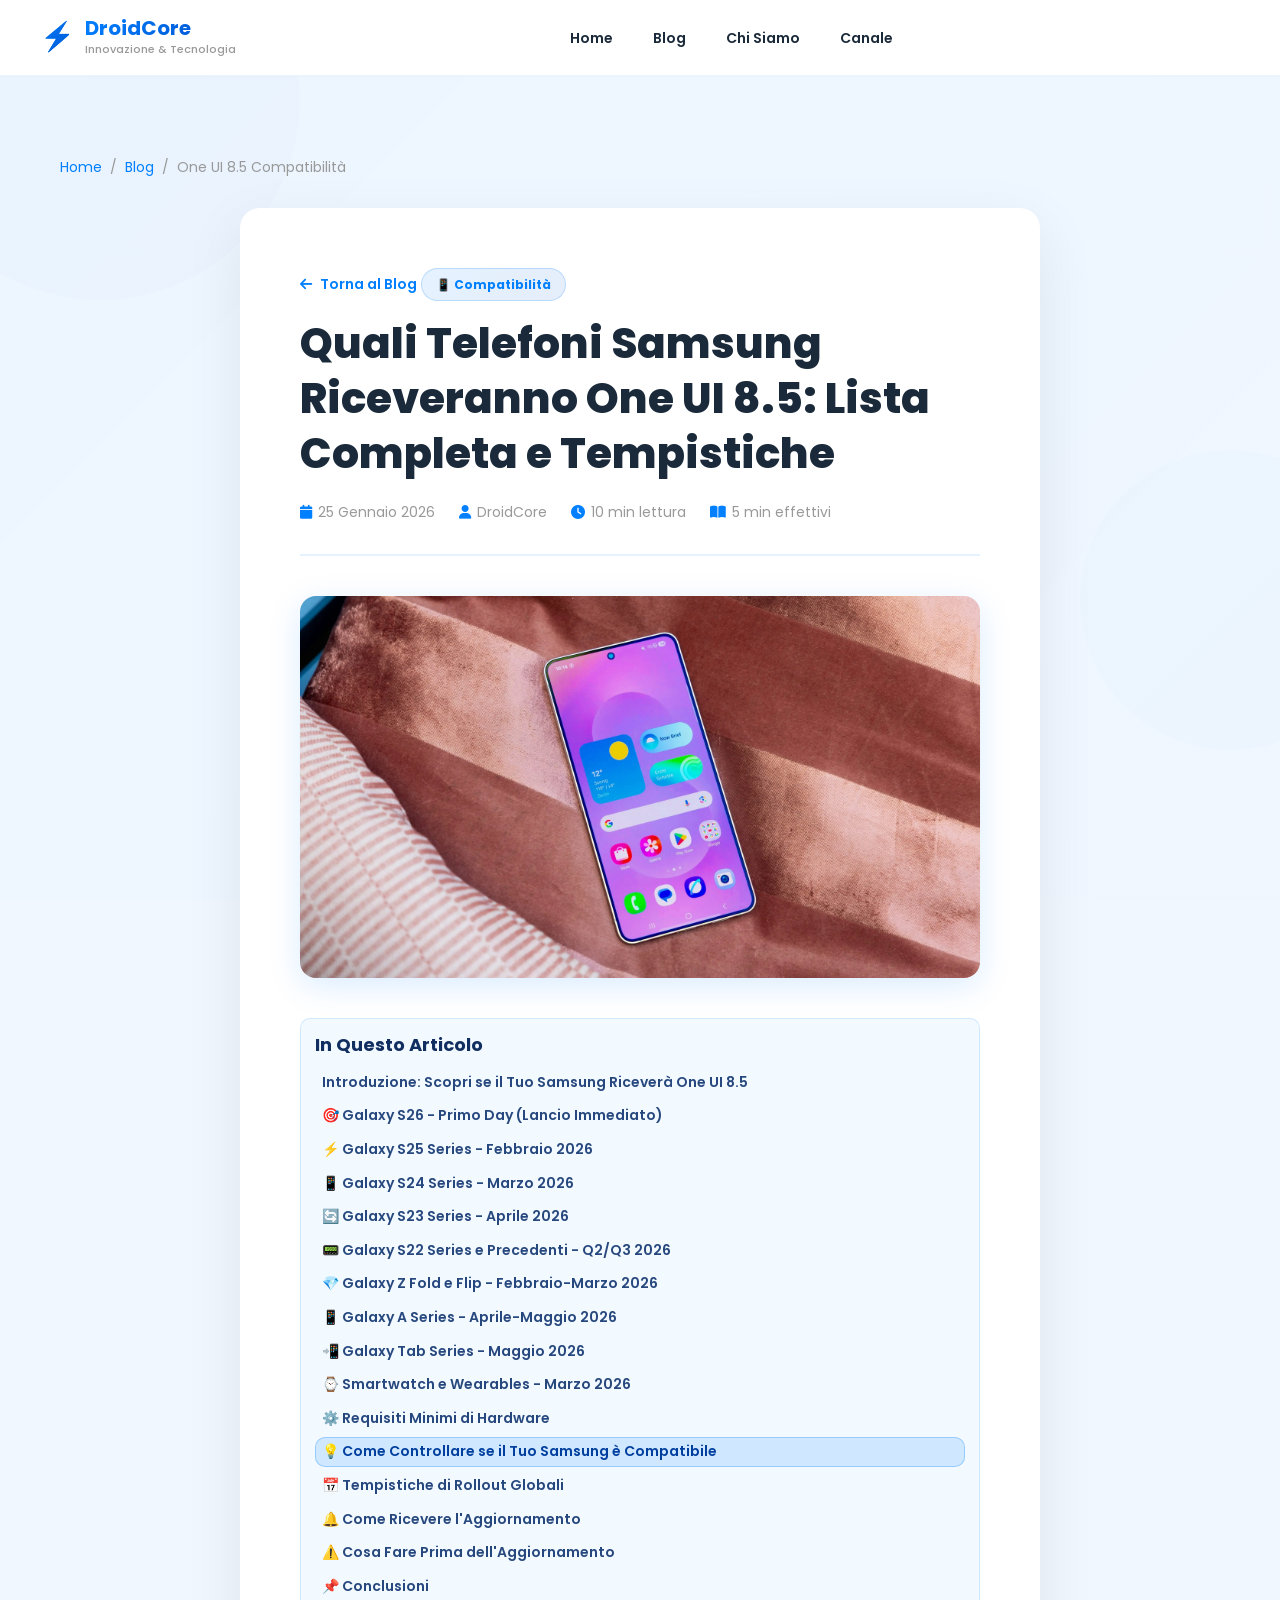
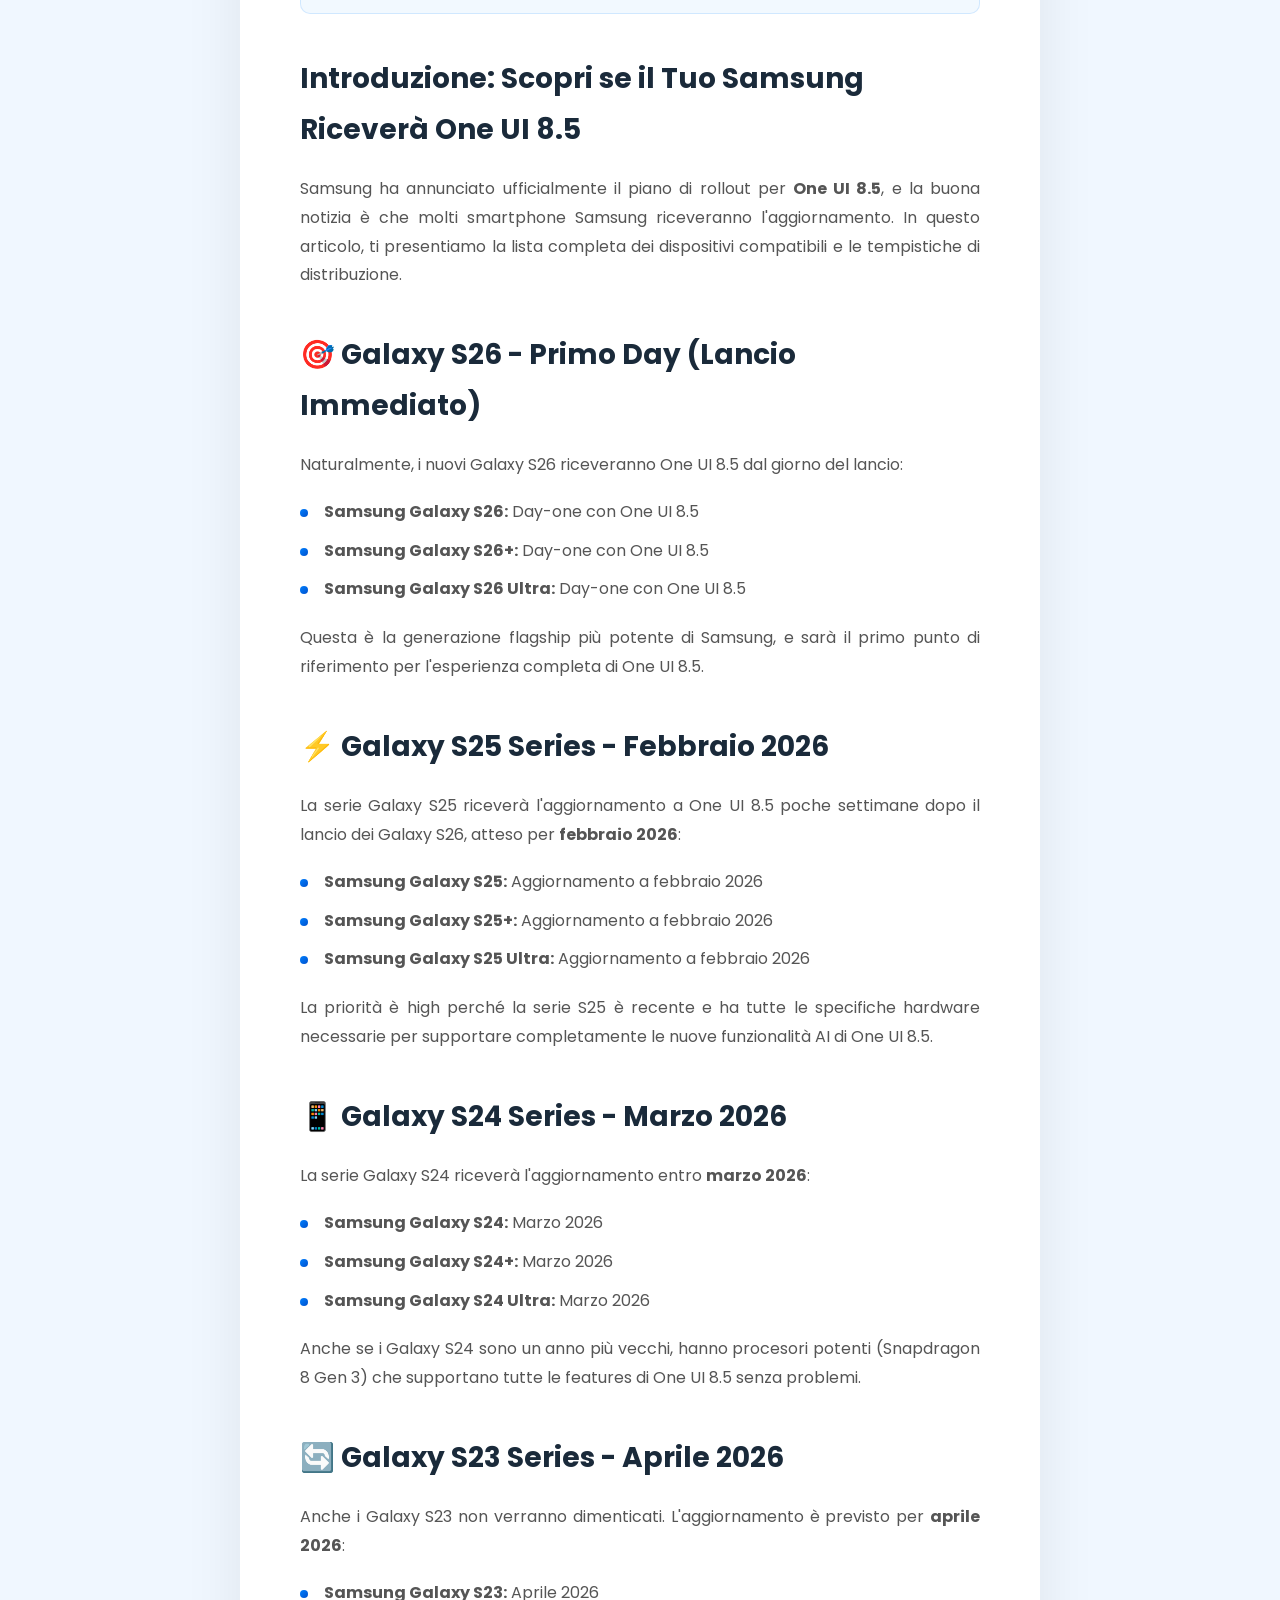
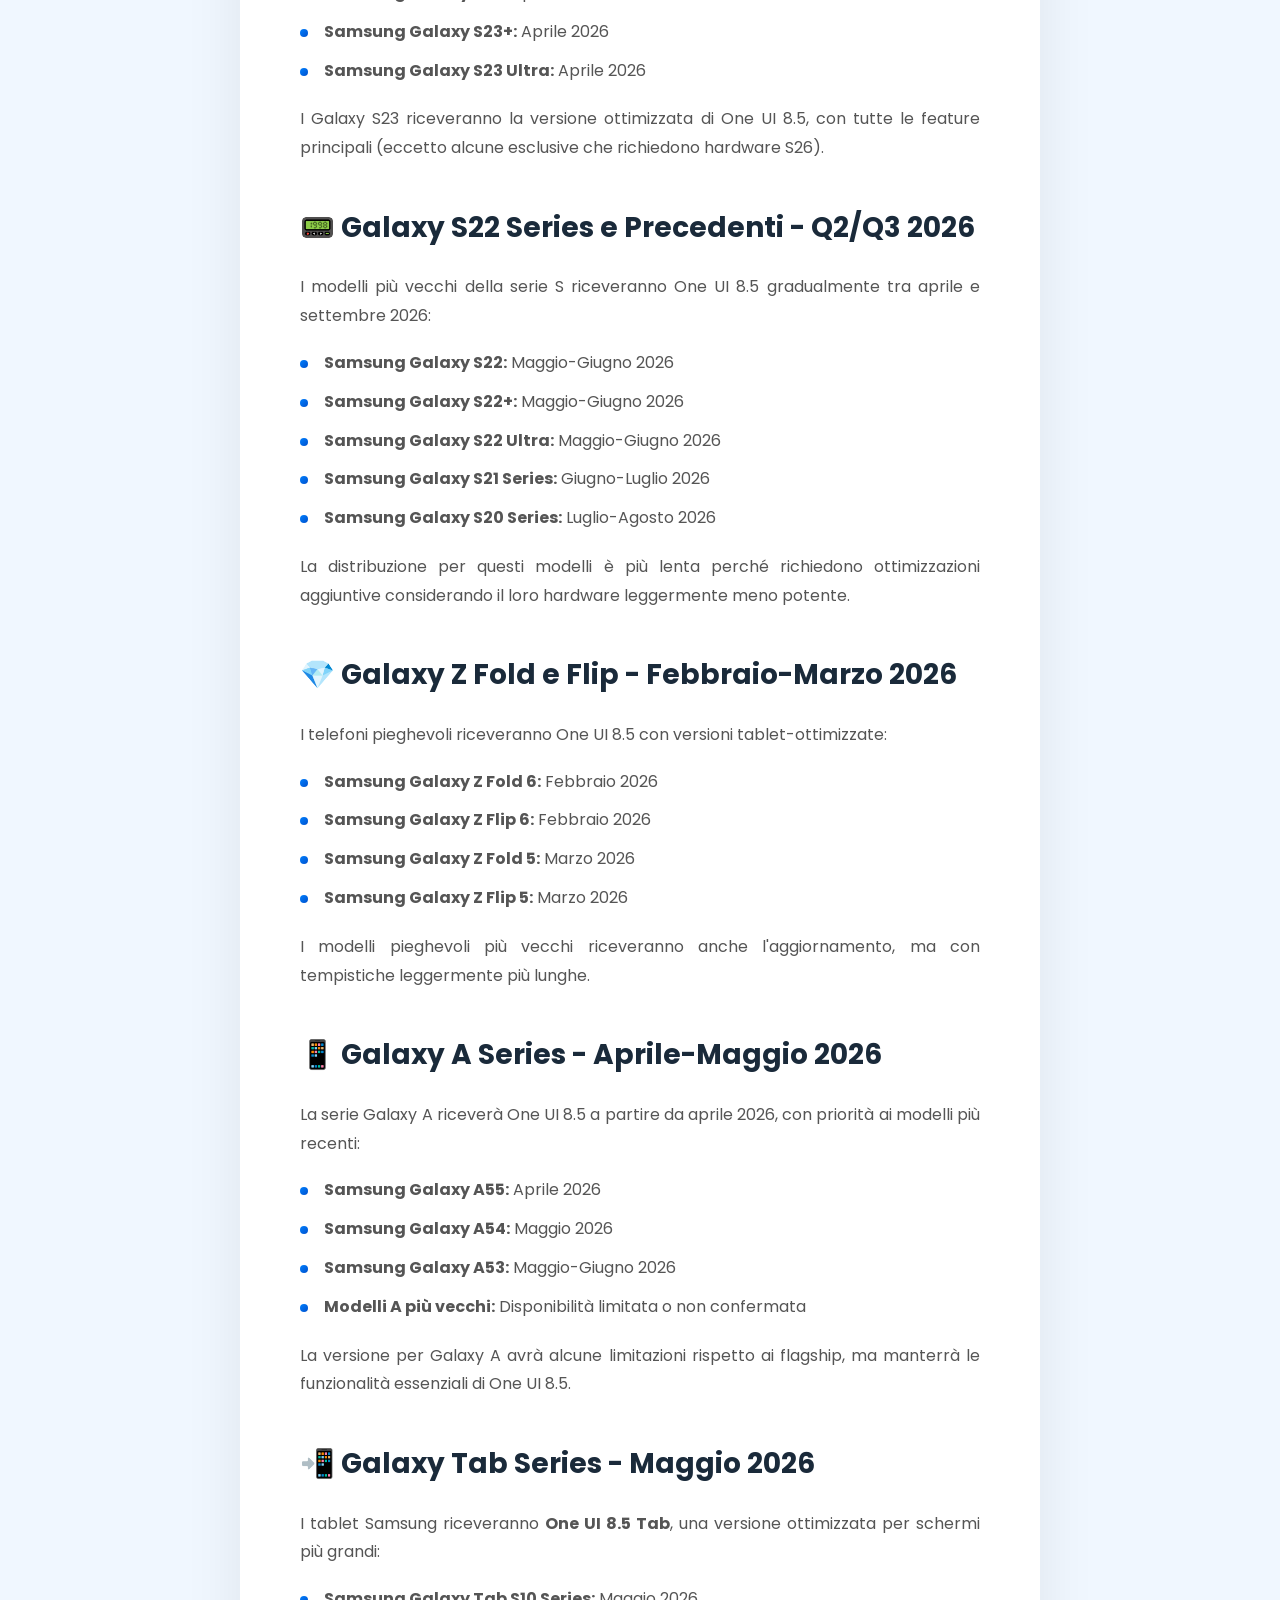
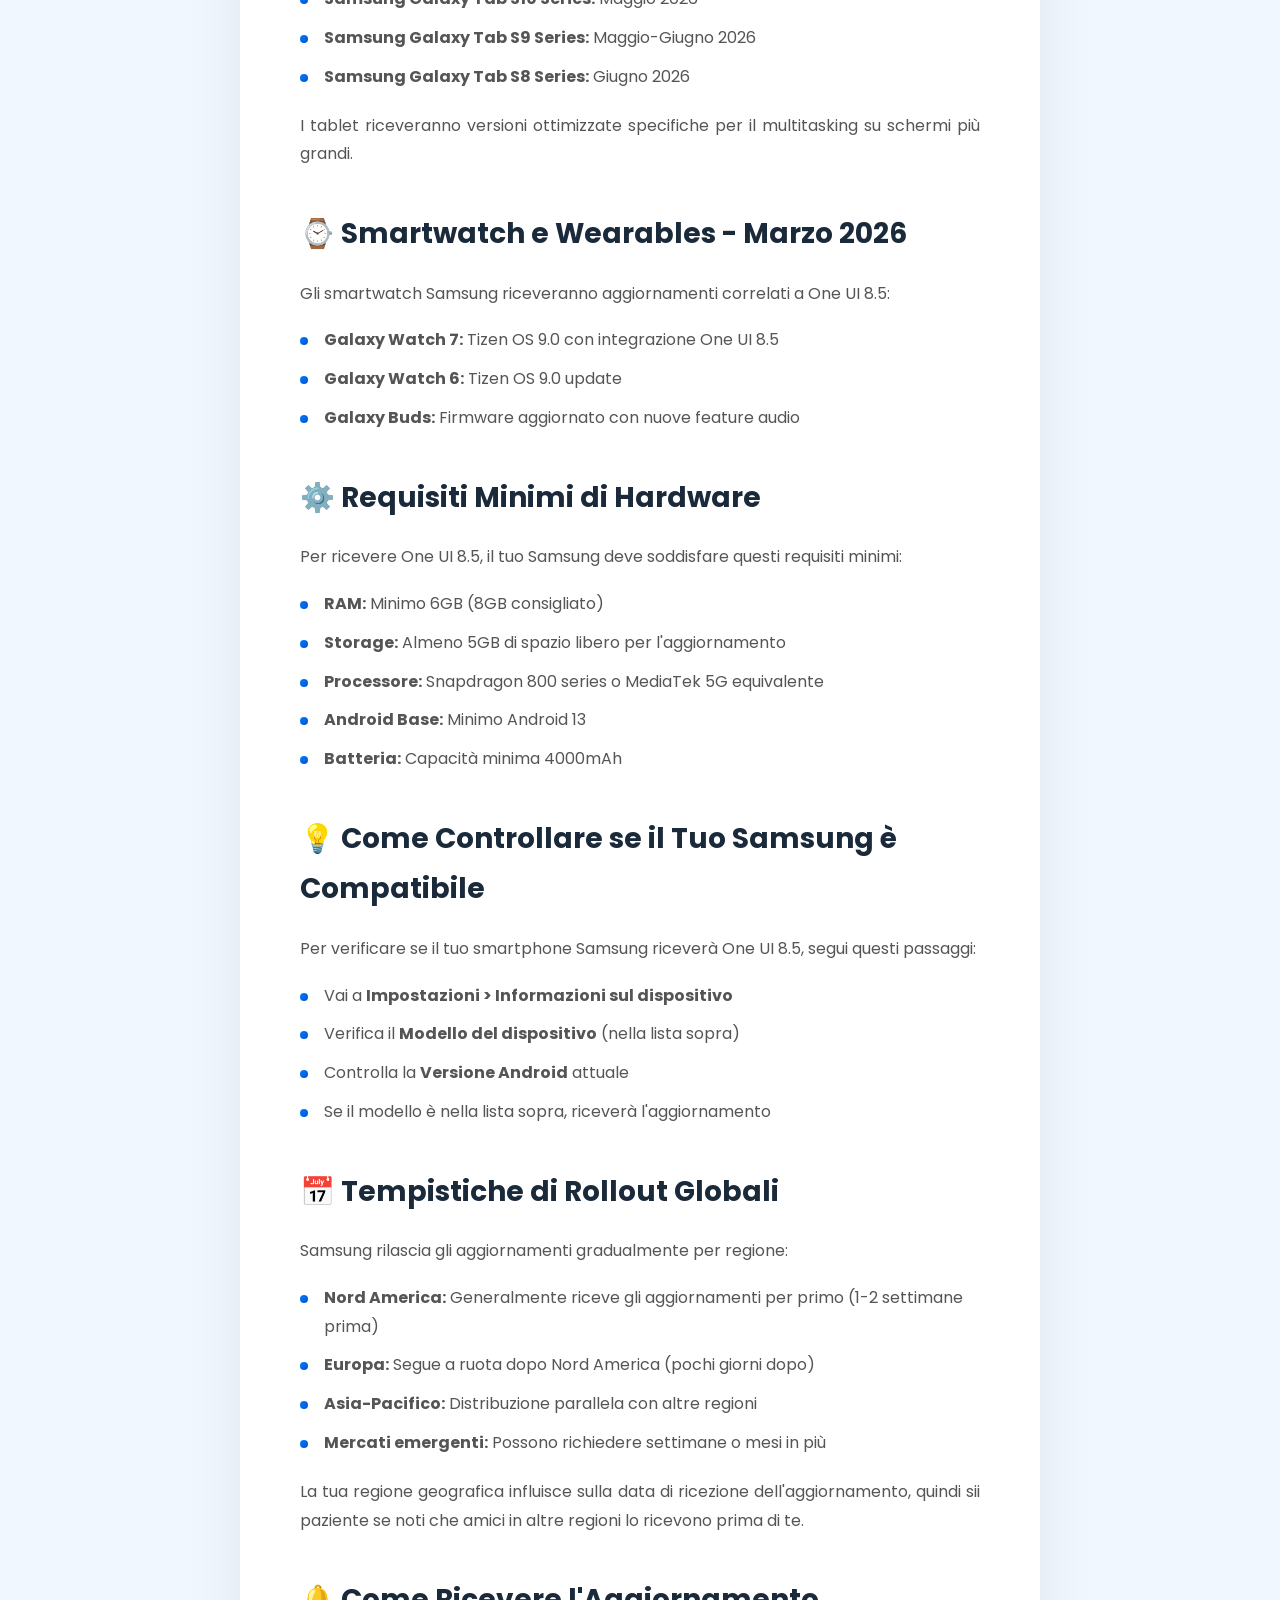
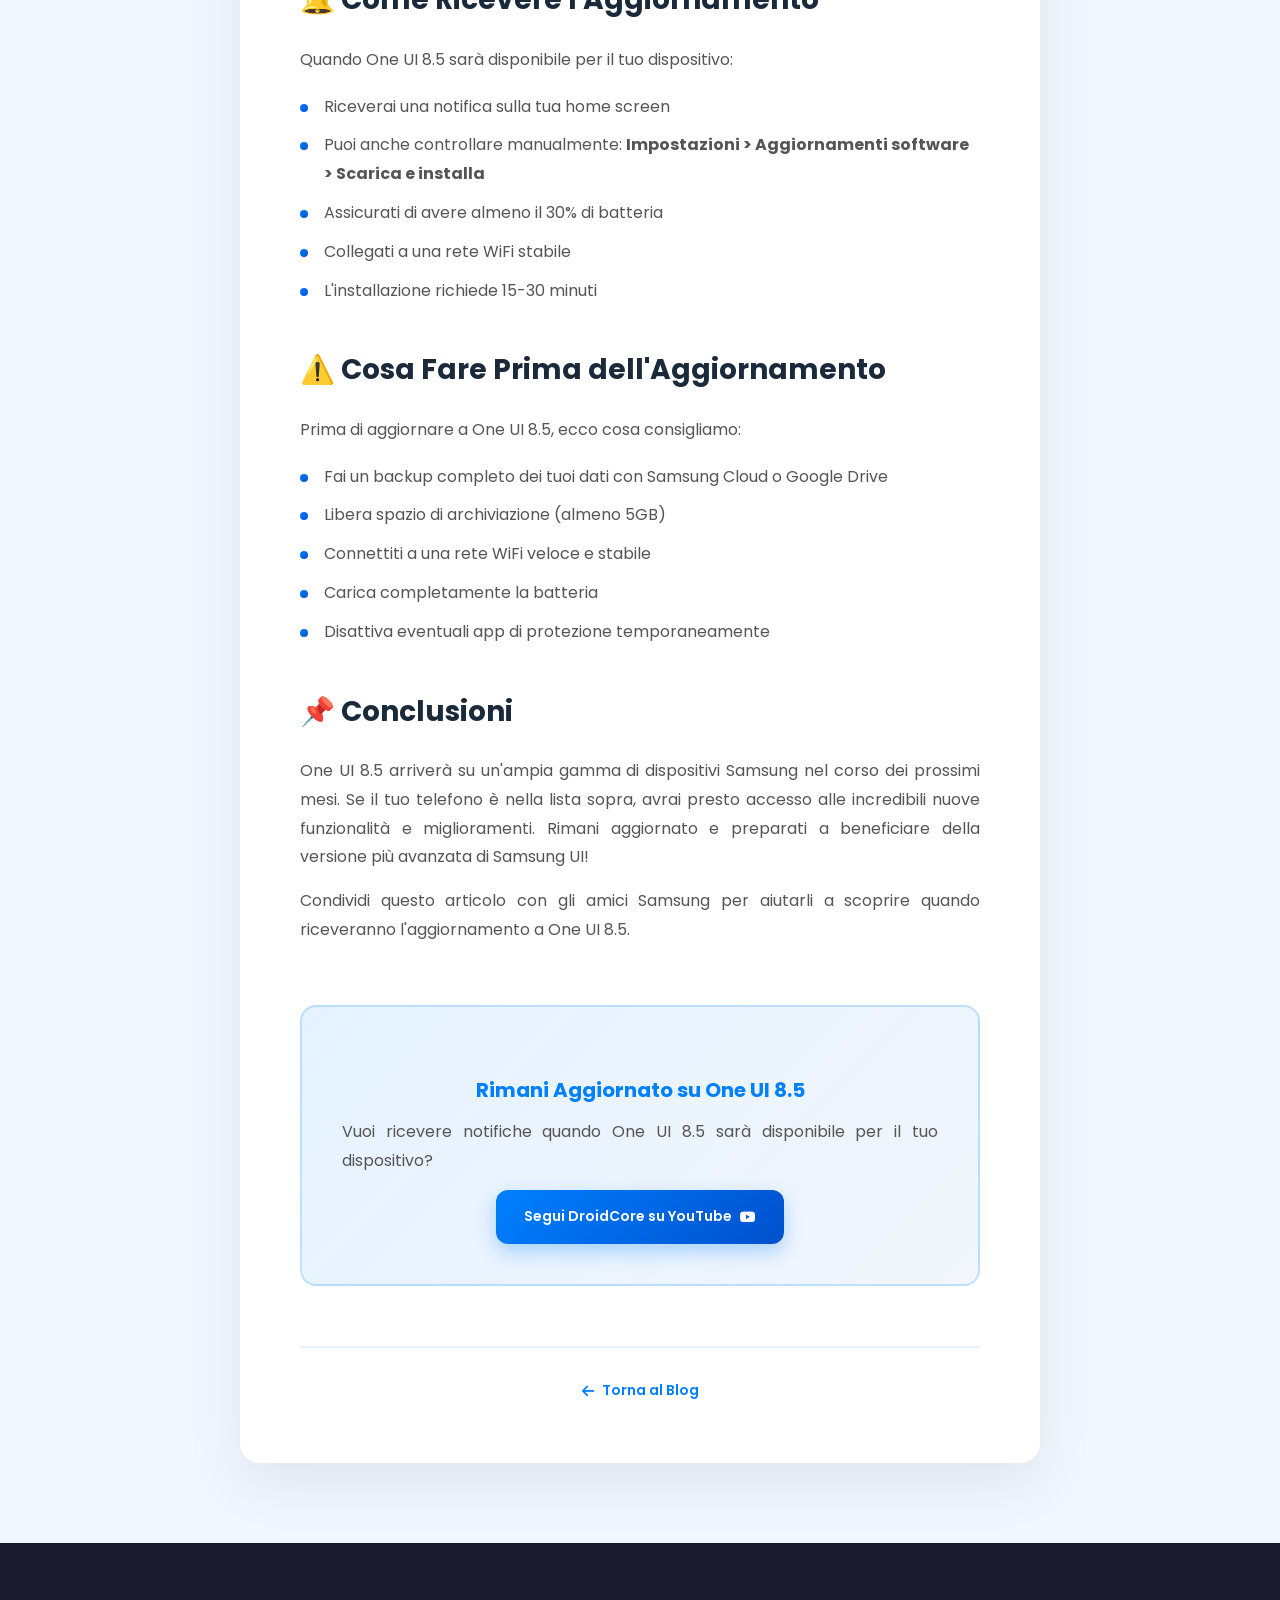
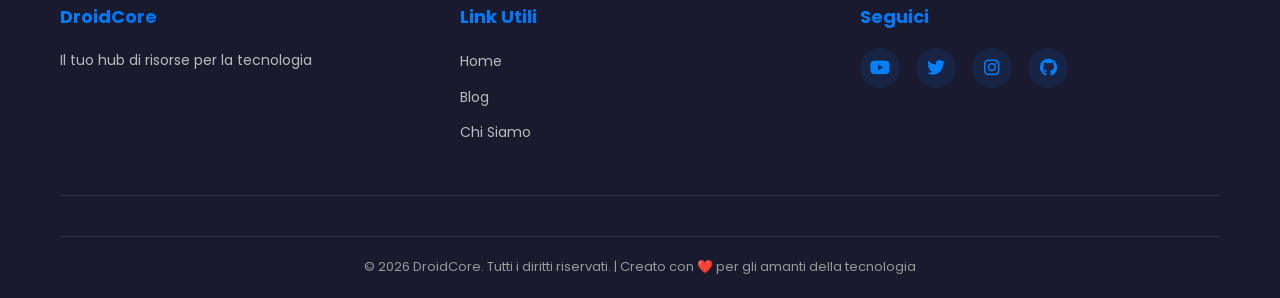
<file: post4-oneui85-compatibility.html>
﻿<!DOCTYPE html>
<html lang="it">
<head>
    <meta charset="UTF-8">
    <meta name="viewport" content="width=device-width, initial-scale=1.0">
    <title>Quali Telefoni Riceveranno One UI 8.5: Lista Completa | DroidCore</title>
    <meta name="description" content="Scopri quali telefoni Samsung riceveranno l'aggiornamento a One UI 8.5: lista completa Galaxy S26, S25, S24, A series, Z Fold, Z Flip. Date lancio e tempistiche rollout per ogni modello.">
    <meta name="keywords" content="One UI 8.5 compatibilità, aggiornamento Samsung, Galaxy S26, S25, S24, compatibilità telefoni, rollout aggiornamento, date lancio">
    <meta name="author" content="DroidCore">
    
    <!-- Schema Markup -->
    <script type="application/ld+json">
    {
      "@context": "https://schema.org",
      "@type": "BlogPosting",
      "headline": "Quali Telefoni Riceveranno One UI 8.5: Lista Completa",
      "datePublished": "2026-01-25",
      "author": {
        "@type": "Organization",
        "name": "DroidCore"
      }
    }
    </script>
    
    <link rel="stylesheet" href="styles.css">
    <link rel="stylesheet" href="https://cdnjs.cloudflare.com/ajax/libs/font-awesome/6.4.0/css/all.min.css">
</head>
<body>
    <!-- Animated Background -->
    <div class="background-animation">
        <div class="blob blob-1"></div>
        <div class="blob blob-2"></div>
        <div class="blob blob-3"></div>
    </div>

    <!-- Header -->
    <header class="header">
        <div class="container">
            <div class="logo">
                <div class="logo-icon">⚡</div>
                <div>
                    <h1>DroidCore</h1>
                    <p class="tagline">Innovazione & Tecnologia</p>
                </div>
            </div>
            <nav class="nav">
                <ul>
                    <li><a href="index.html#home">Home</a></li>
                    <li><a href="index.html#blog">Blog</a></li>
                    <li><a href="index.html#about">Chi Siamo</a></li>
                    <li><a href="canale.html">Canale</a></li>
                </ul>
            </nav>
            <div class="hamburger">
                <span></span>
                <span></span>
                <span></span>
            </div>
        </div>
    </header>

    <!-- Article Section -->
    <section class="article-section">
        <div class="container">
            <!-- Breadcrumb Navigation -->
            <nav class="breadcrumb" aria-label="Breadcrumb">
                <a href="index.html">Home</a>
                <span> / </span>
                <a href="blog.html">Blog</a>
                <span> / </span>
                <span>One UI 8.5 Compatibilità</span>
            </nav>

            <article class="article-content">
                <div class="article-header">
                    <a href="blog.html" class="back-link"><i class="fas fa-arrow-left"></i> Torna al Blog</a>
                    <div class="article-badge">📱 Compatibilità</div>
                    <h1>Quali Telefoni Samsung Riceveranno One UI 8.5: Lista Completa e Tempistiche</h1>
                    <div class="article-meta">
                        <span><i class="fas fa-calendar"></i> 25 Gennaio 2026</span>
                        <span><i class="fas fa-user"></i> DroidCore</span>
                        <span><i class="fas fa-clock"></i> 10 min lettura</span>
                    </div>
                </div>

               <img loading="lazy" src="download.webp" alt="Samsung One UI 8.5" class="article-image-img">

                <div class="article-body">
                    <h2>Introduzione: Scopri se il Tuo Samsung Riceverà One UI 8.5</h2>
                    <p>
                        Samsung ha annunciato ufficialmente il piano di rollout per <strong>One UI 8.5</strong>, e la buona notizia è che molti smartphone Samsung riceveranno l'aggiornamento. In questo articolo, ti presentiamo la lista completa dei dispositivi compatibili e le tempistiche di distribuzione.
                    </p>

                    <h2>🎯 Galaxy S26 - Primo Day (Lancio Immediato)</h2>
                    <p>
                        Naturalmente, i nuovi Galaxy S26 riceveranno One UI 8.5 dal giorno del lancio:
                    </p>
                    <ul>
                        <li><strong>Samsung Galaxy S26:</strong> Day-one con One UI 8.5</li>
                        <li><strong>Samsung Galaxy S26+:</strong> Day-one con One UI 8.5</li>
                        <li><strong>Samsung Galaxy S26 Ultra:</strong> Day-one con One UI 8.5</li>
                    </ul>
                    <p>
                        Questa è la generazione flagship più potente di Samsung, e sarà il primo punto di riferimento per l'esperienza completa di One UI 8.5.
                    </p>

                    <h2>⚡ Galaxy S25 Series - Febbraio 2026</h2>
                    <p>
                        La serie Galaxy S25 riceverà l'aggiornamento a One UI 8.5 poche settimane dopo il lancio dei Galaxy S26, atteso per <strong>febbraio 2026</strong>:
                    </p>
                    <ul>
                        <li><strong>Samsung Galaxy S25:</strong> Aggiornamento a febbraio 2026</li>
                        <li><strong>Samsung Galaxy S25+:</strong> Aggiornamento a febbraio 2026</li>
                        <li><strong>Samsung Galaxy S25 Ultra:</strong> Aggiornamento a febbraio 2026</li>
                    </ul>
                    <p>
                        La priorità è high perché la serie S25 è recente e ha tutte le specifiche hardware necessarie per supportare completamente le nuove funzionalità AI di One UI 8.5.
                    </p>

                    <h2>📱 Galaxy S24 Series - Marzo 2026</h2>
                    <p>
                        La serie Galaxy S24 riceverà l'aggiornamento entro <strong>marzo 2026</strong>:
                    </p>
                    <ul>
                        <li><strong>Samsung Galaxy S24:</strong> Marzo 2026</li>
                        <li><strong>Samsung Galaxy S24+:</strong> Marzo 2026</li>
                        <li><strong>Samsung Galaxy S24 Ultra:</strong> Marzo 2026</li>
                    </ul>
                    <p>
                        Anche se i Galaxy S24 sono un anno più vecchi, hanno procesori potenti (Snapdragon 8 Gen 3) che supportano tutte le features di One UI 8.5 senza problemi.
                    </p>

                    <h2>🔄 Galaxy S23 Series - Aprile 2026</h2>
                    <p>
                        Anche i Galaxy S23 non verranno dimenticati. L'aggiornamento è previsto per <strong>aprile 2026</strong>:
                    </p>
                    <ul>
                        <li><strong>Samsung Galaxy S23:</strong> Aprile 2026</li>
                        <li><strong>Samsung Galaxy S23+:</strong> Aprile 2026</li>
                        <li><strong>Samsung Galaxy S23 Ultra:</strong> Aprile 2026</li>
                    </ul>
                    <p>
                        I Galaxy S23 riceveranno la versione ottimizzata di One UI 8.5, con tutte le feature principali (eccetto alcune esclusive che richiedono hardware S26).
                    </p>

                    <h2>📟 Galaxy S22 Series e Precedenti - Q2/Q3 2026</h2>
                    <p>
                        I modelli più vecchi della serie S riceveranno One UI 8.5 gradualmente tra aprile e settembre 2026:
                    </p>
                    <ul>
                        <li><strong>Samsung Galaxy S22:</strong> Maggio-Giugno 2026</li>
                        <li><strong>Samsung Galaxy S22+:</strong> Maggio-Giugno 2026</li>
                        <li><strong>Samsung Galaxy S22 Ultra:</strong> Maggio-Giugno 2026</li>
                        <li><strong>Samsung Galaxy S21 Series:</strong> Giugno-Luglio 2026</li>
                        <li><strong>Samsung Galaxy S20 Series:</strong> Luglio-Agosto 2026</li>
                    </ul>
                    <p>
                        La distribuzione per questi modelli è più lenta perché richiedono ottimizzazioni aggiuntive considerando il loro hardware leggermente meno potente.
                    </p>

                    <h2>💎 Galaxy Z Fold e Flip - Febbraio-Marzo 2026</h2>
                    <p>
                        I telefoni pieghevoli riceveranno One UI 8.5 con versioni tablet-ottimizzate:
                    </p>
                    <ul>
                        <li><strong>Samsung Galaxy Z Fold 6:</strong> Febbraio 2026</li>
                        <li><strong>Samsung Galaxy Z Flip 6:</strong> Febbraio 2026</li>
                        <li><strong>Samsung Galaxy Z Fold 5:</strong> Marzo 2026</li>
                        <li><strong>Samsung Galaxy Z Flip 5:</strong> Marzo 2026</li>
                    </ul>
                    <p>
                        I modelli pieghevoli più vecchi riceveranno anche l'aggiornamento, ma con tempistiche leggermente più lunghe.
                    </p>

                    <h2>📱 Galaxy A Series - Aprile-Maggio 2026</h2>
                    <p>
                        La serie Galaxy A riceverà One UI 8.5 a partire da aprile 2026, con priorità ai modelli più recenti:
                    </p>
                    <ul>
                        <li><strong>Samsung Galaxy A55:</strong> Aprile 2026</li>
                        <li><strong>Samsung Galaxy A54:</strong> Maggio 2026</li>
                        <li><strong>Samsung Galaxy A53:</strong> Maggio-Giugno 2026</li>
                        <li><strong>Modelli A più vecchi:</strong> Disponibilità limitata o non confermata</li>
                    </ul>
                    <p>
                        La versione per Galaxy A avrà alcune limitazioni rispetto ai flagship, ma manterrà le funzionalità essenziali di One UI 8.5.
                    </p>

                    <h2>📲 Galaxy Tab Series - Maggio 2026</h2>
                    <p>
                        I tablet Samsung riceveranno <strong>One UI 8.5 Tab</strong>, una versione ottimizzata per schermi più grandi:
                    </p>
                    <ul>
                        <li><strong>Samsung Galaxy Tab S10 Series:</strong> Maggio 2026</li>
                        <li><strong>Samsung Galaxy Tab S9 Series:</strong> Maggio-Giugno 2026</li>
                        <li><strong>Samsung Galaxy Tab S8 Series:</strong> Giugno 2026</li>
                    </ul>
                    <p>
                        I tablet riceveranno versioni ottimizzate specifiche per il multitasking su schermi più grandi.
                    </p>

                    <h2>⌚ Smartwatch e Wearables - Marzo 2026</h2>
                    <p>
                        Gli smartwatch Samsung riceveranno aggiornamenti correlati a One UI 8.5:
                    </p>
                    <ul>
                        <li><strong>Galaxy Watch 7:</strong> Tizen OS 9.0 con integrazione One UI 8.5</li>
                        <li><strong>Galaxy Watch 6:</strong> Tizen OS 9.0 update</li>
                        <li><strong>Galaxy Buds:</strong> Firmware aggiornato con nuove feature audio</li>
                    </ul>

                    <h2>⚙️ Requisiti Minimi di Hardware</h2>
                    <p>
                        Per ricevere One UI 8.5, il tuo Samsung deve soddisfare questi requisiti minimi:
                    </p>
                    <ul>
                        <li><strong>RAM:</strong> Minimo 6GB (8GB consigliato)</li>
                        <li><strong>Storage:</strong> Almeno 5GB di spazio libero per l'aggiornamento</li>
                        <li><strong>Processore:</strong> Snapdragon 800 series o MediaTek 5G equivalente</li>
                        <li><strong>Android Base:</strong> Minimo Android 13</li>
                        <li><strong>Batteria:</strong> Capacità minima 4000mAh</li>
                    </ul>

                    <h2>💡 Come Controllare se il Tuo Samsung è Compatibile</h2>
                    <p>
                        Per verificare se il tuo smartphone Samsung riceverà One UI 8.5, segui questi passaggi:
                    </p>
                    <ul>
                        <li>Vai a <strong>Impostazioni > Informazioni sul dispositivo</strong></li>
                        <li>Verifica il <strong>Modello del dispositivo</strong> (nella lista sopra)</li>
                        <li>Controlla la <strong>Versione Android</strong> attuale</li>
                        <li>Se il modello è nella lista sopra, riceverà l'aggiornamento</li>
                    </ul>

                    <h2>📅 Tempistiche di Rollout Globali</h2>
                    <p>
                        Samsung rilascia gli aggiornamenti gradualmente per regione:
                    </p>
                    <ul>
                        <li><strong>Nord America:</strong> Generalmente riceve gli aggiornamenti per primo (1-2 settimane prima)</li>
                        <li><strong>Europa:</strong> Segue a ruota dopo Nord America (pochi giorni dopo)</li>
                        <li><strong>Asia-Pacifico:</strong> Distribuzione parallela con altre regioni</li>
                        <li><strong>Mercati emergenti:</strong> Possono richiedere settimane o mesi in più</li>
                    </ul>
                    <p>
                        La tua regione geografica influisce sulla data di ricezione dell'aggiornamento, quindi sii paziente se noti che amici in altre regioni lo ricevono prima di te.
                    </p>

                    <h2>🔔 Come Ricevere l'Aggiornamento</h2>
                    <p>
                        Quando One UI 8.5 sarà disponibile per il tuo dispositivo:
                    </p>
                    <ul>
                        <li>Riceverai una notifica sulla tua home screen</li>
                        <li>Puoi anche controllare manualmente: <strong>Impostazioni > Aggiornamenti software > Scarica e installa</strong></li>
                        <li>Assicurati di avere almeno il 30% di batteria</li>
                        <li>Collegati a una rete WiFi stabile</li>
                        <li>L'installazione richiede 15-30 minuti</li>
                    </ul>

                    <h2>⚠️ Cosa Fare Prima dell'Aggiornamento</h2>
                    <p>
                        Prima di aggiornare a One UI 8.5, ecco cosa consigliamo:
                    </p>
                    <ul>
                        <li>Fai un backup completo dei tuoi dati con Samsung Cloud o Google Drive</li>
                        <li>Libera spazio di archiviazione (almeno 5GB)</li>
                        <li>Connettiti a una rete WiFi veloce e stabile</li>
                        <li>Carica completamente la batteria</li>
                        <li>Disattiva eventuali app di protezione temporaneamente</li>
                    </ul>

                    <h2>📌 Conclusioni</h2>
                    <p>
                        One UI 8.5 arriverà su un'ampia gamma di dispositivi Samsung nel corso dei prossimi mesi. Se il tuo telefono è nella lista sopra, avrai presto accesso alle incredibili nuove funzionalità e miglioramenti. Rimani aggiornato e preparati a beneficiare della versione più avanzata di Samsung UI!
                    </p>
                    <p>
                        Condividi questo articolo con gli amici Samsung per aiutarli a scoprire quando riceveranno l'aggiornamento a One UI 8.5.
                    </p>

                    <div class="article-cta">
                        <h3>Rimani Aggiornato su One UI 8.5</h3>
                        <p>Vuoi ricevere notifiche quando One UI 8.5 sarà disponibile per il tuo dispositivo?</p>
                        <a href="canale.html" class="cta-btn primary-btn">
                            <span>Segui DroidCore su YouTube</span>
                            <i class="fab fa-youtube"></i>
                        </a>
                    </div>
                </div>

                <div class="article-footer">
                    <a href="blog.html" class="back-link-bottom">
                        <i class="fas fa-arrow-left"></i> Torna al Blog
                    </a>
                </div>
            </article>
        </div>
    </section>

    <!-- Footer -->
    <footer class="footer">
        <div class="container">
            <div class="footer-content">
                <div class="footer-section">
                    <h4>DroidCore</h4>
                    <p>Il tuo hub di risorse per la tecnologia</p>
                </div>
                <div class="footer-section">
                    <h4>Link Utili</h4>
                    <ul>
                        <li><a href="index.html#home">Home</a></li>
                        <li><a href="index.html#blog">Blog</a></li>
                        <li><a href="index.html#about">Chi Siamo</a></li>
                    </ul>
                </div>
                <div class="footer-section">
                    <h4>Seguici</h4>
                    <div class="social-links">
                        <a href="https://www.youtube.com/@droidcore-e4b" target="_blank" rel="noopener noreferrer" title="YouTube"><i class="fab fa-youtube"></i></a>
                        <a href="https://twitter.com" target="_blank" rel="noopener noreferrer" title="Twitter"><i class="fab fa-twitter"></i></a>
                        <a href="https://instagram.com" target="_blank" rel="noopener noreferrer" title="Instagram"><i class="fab fa-instagram"></i></a>
                        <a href="https://github.com" target="_blank" rel="noopener noreferrer" title="GitHub"><i class="fab fa-github"></i></a>
                    </div>
                </div>
            </div>
            <div class="footer-bottom">
                <p>&copy; 2026 DroidCore. Tutti i diritti riservati. | Creato con ❤️ per gli amanti della tecnologia</p>
            </div>
        </div>
    </footer>

    <style>
        .article-section {
            padding: 80px 0;
            position: relative;
            z-index: 1;
        }

        .article-content {
            border-radius: 20px;
            padding: 60px;
            box-shadow: 0 20px 60px rgba(0, 0, 0, 0.08);
            max-width: 800px;
            margin: 0 auto;
            background: white;
        }

        .back-link {
            display: inline-flex;
            align-items: center;
            gap: 8px;
            color: #0080FF;
            text-decoration: none;
            font-weight: 600;
            font-size: 14px;
            margin-bottom: 20px;
            transition: all 0.3s;
        }

        .back-link:hover {
            gap: 12px;
            color: #0050CC;
        }

        .article-header {
            margin-bottom: 40px;
            border-bottom: 2px solid rgba(0, 128, 255, 0.1);
            padding-bottom: 30px;
        }

        .article-badge {
            display: inline-block;
            background: linear-gradient(135deg, rgba(0, 128, 255, 0.1) 0%, rgba(0, 80, 204, 0.1) 100%);
            color: #0080FF;
            padding: 6px 14px;
            border-radius: 20px;
            font-size: 12px;
            font-weight: 700;
            margin-bottom: 16px;
            border: 1px solid rgba(0, 128, 255, 0.2);
        }

        .article-content h1 {
            font-size: 42px;
            font-weight: 800;
            margin-bottom: 20px;
            color: var(--text);
            line-height: 1.3;
        }

        .article-meta {
            display: flex;
            gap: 24px;
            font-size: 14px;
            color: #999;
            flex-wrap: wrap;
        }

        .article-meta span {
            display: flex;
            align-items: center;
            gap: 6px;
        }

        .article-meta i {
            color: #0080FF;
        }

        .article-image {
            width: 100%;
            height: 400px;
            border-radius: 16px;
            margin: 40px 0;
            background-size: cover;
            background-position: center;
        }

        .article-image-img {
            width: 100%;
            height: auto;
            max-width: 100%;
            border-radius: 16px;
            margin: 40px 0;
            display: block;
            object-fit: cover;
        }

        .article-body {
            line-height: 1.8;
        }

        .article-body h2 {
            font-size: 28px;
            font-weight: 700;
            margin-top: 40px;
            margin-bottom: 20px;
            color: var(--text);
        }

        .article-body h3 {
            font-size: 20px;
            font-weight: 700;
            margin-top: 25px;
            margin-bottom: 15px;
            color: #0080FF;
        }

        .article-body p {
            margin-bottom: 15px;
            color: #555;
            text-align: justify;
        }

        .article-body ul {
            margin-bottom: 20px;
            padding-left: 30px;
        }

        .article-body li {
            margin-bottom: 12px;
            color: #555;
            list-style: none;
            position: relative;
        }

        .article-body li:before {
            content: "▸";
            color: #0080FF;
            font-weight: bold;
            position: absolute;
            left: -20px;
        }

        .article-cta {
            background: linear-gradient(135deg, rgba(0, 128, 255, 0.1) 0%, rgba(0, 80, 204, 0.05) 100%);
            border: 2px solid rgba(0, 128, 255, 0.2);
            border-radius: 16px;
            padding: 40px;
            margin-top: 60px;
            text-align: center;
        }

        .article-cta h3 {
            color: #0080FF;
            margin-bottom: 10px;
        }

        .article-footer {
            margin-top: 60px;
            padding-top: 30px;
            border-top: 2px solid rgba(0, 128, 255, 0.1);
            text-align: center;
        }

        .back-link-bottom {
            display: inline-flex;
            align-items: center;
            gap: 8px;
            color: #0080FF;
            text-decoration: none;
            font-weight: 600;
            font-size: 14px;
            transition: all 0.3s;
        }

        .back-link-bottom:hover {
            gap: 12px;
            color: #0050CC;
        }

        .cta-btn {
            display: inline-flex;
            align-items: center;
            gap: 8px;
            padding: 14px 28px;
            border-radius: 12px;
            text-decoration: none;
            font-weight: 600;
            font-size: 14px;
            transition: all 0.3s;
            border: none;
            cursor: pointer;
        }

        .primary-btn {
            background: linear-gradient(135deg, #0080FF 0%, #0050CC 100%);
            color: white;
            box-shadow: 0 8px 20px rgba(0, 128, 255, 0.3);
        }

        .primary-btn:hover {
            transform: translateY(-2px);
            box-shadow: 0 12px 28px rgba(0, 128, 255, 0.4);
        }

        @media (max-width: 768px) {
            .article-content {
                padding: 30px;
            }

            .article-content h1 {
                font-size: 28px;
            }

            .article-body h2 {
                font-size: 22px;
            }

            .article-meta {
                gap: 12px;
                font-size: 12px;
            }

            .article-cta {
                padding: 30px 20px;
            }
        }

        @media (max-width: 480px) {
            .article-content {
                padding: 20px;
                border-radius: 12px;
            }

            .article-content h1 {
                font-size: 22px;
            }

            .article-body h2 {
                font-size: 18px;
            }

            .article-image {
                height: 250px;
                margin: 20px 0;
            }
        }
    </style>

    <script src="script.js" defer></script>
</body>
</html>
</file>
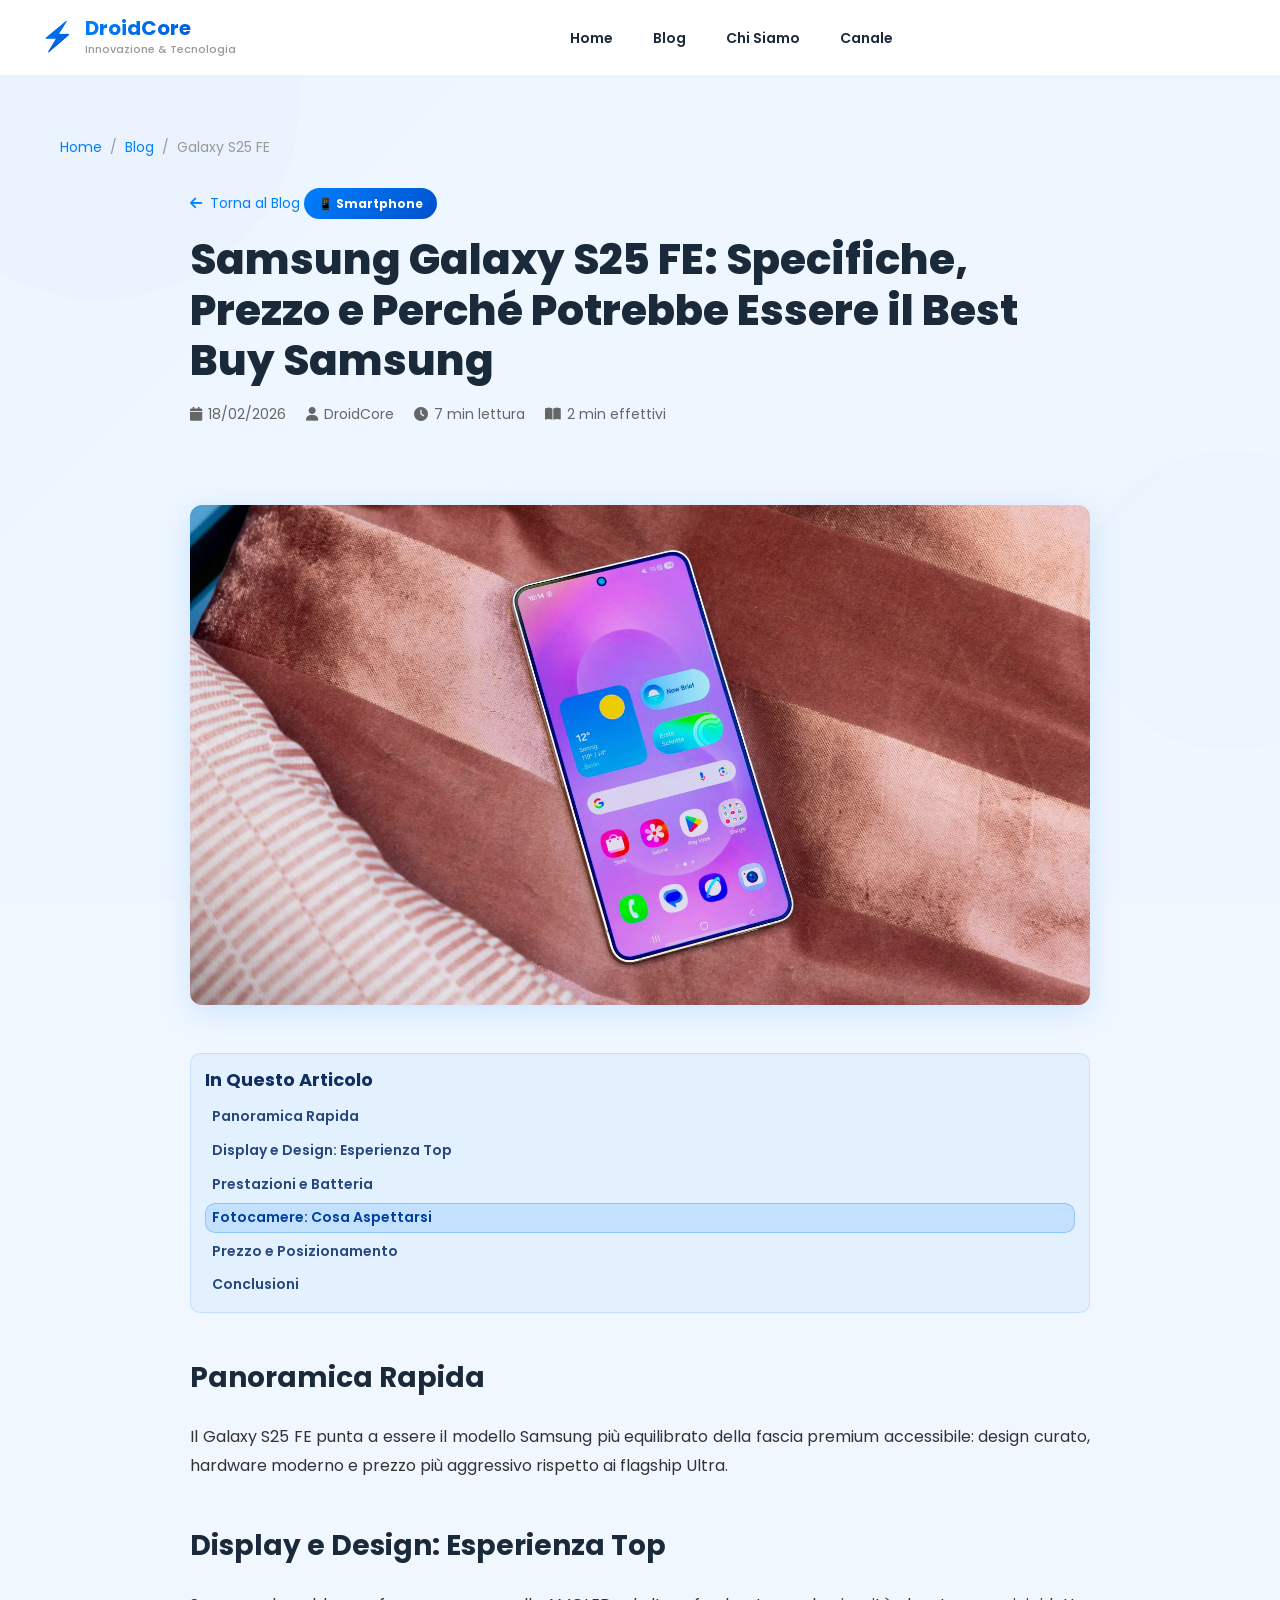
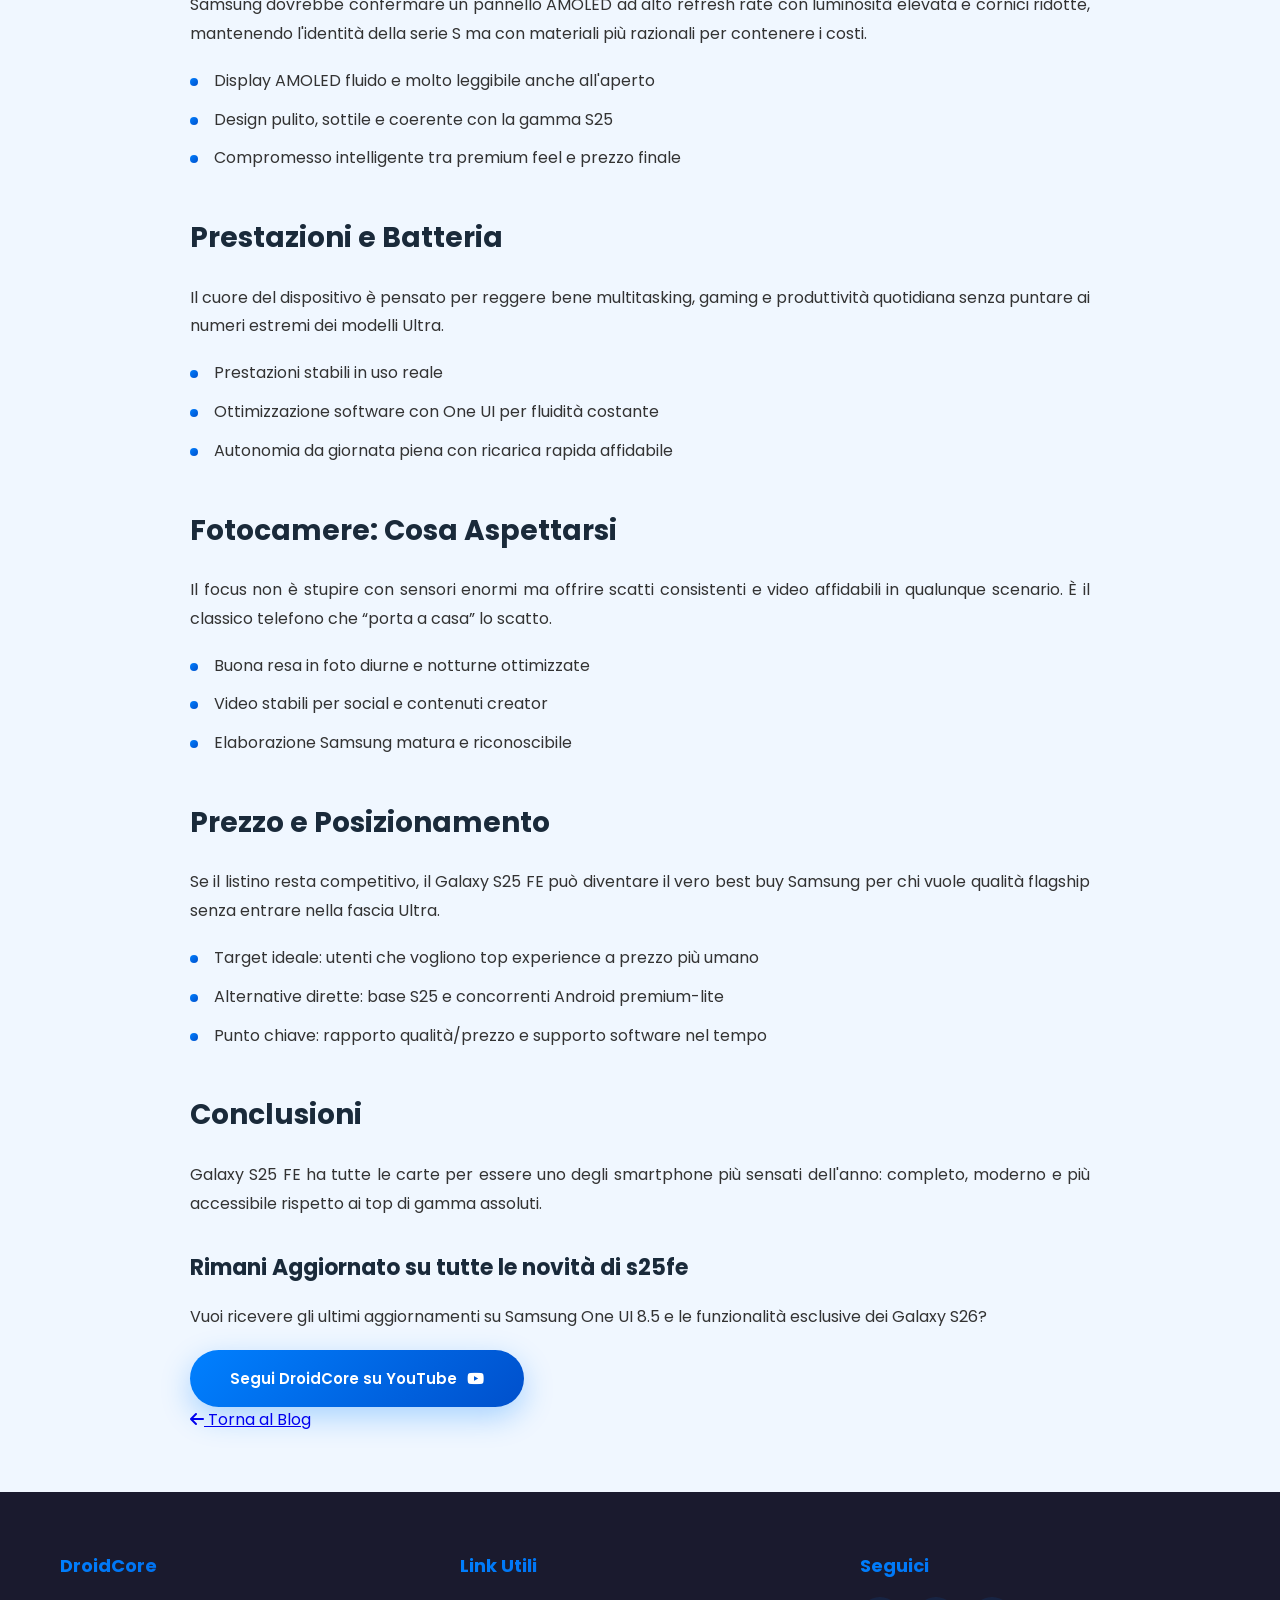
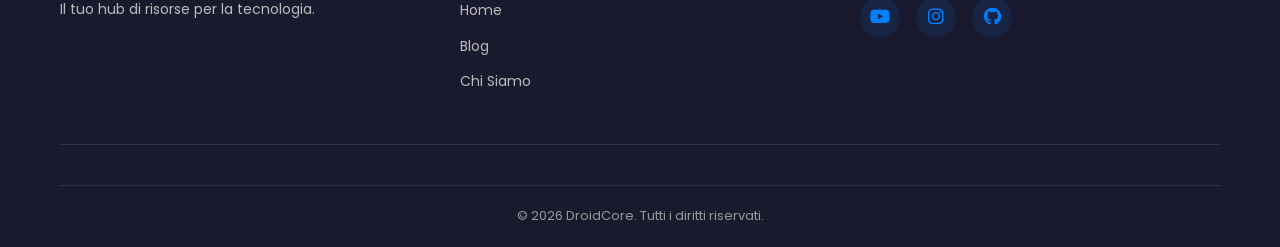
<file: post5-samsung-s25-fe.html>
<!DOCTYPE html>
<html lang="it">
<head>
    <meta charset="UTF-8">
    <meta name="viewport" content="width=device-width, initial-scale=1.0">
    <title>Samsung Galaxy S25 FE: Prezzo, Specifiche e Conviene Davvero? | DroidCore</title>
    <meta name="description" content="Samsung Galaxy S25 FE: design, display, fotocamere, batteria, prestazioni e prezzo atteso. Analisi completa per capire se conviene rispetto ai modelli Samsung S25.">
    <meta name="keywords" content="Samsung Galaxy S25 FE, S25 FE prezzo, S25 FE specifiche, confronto Samsung, smartphone 2026">
    <meta name="author" content="DroidCore">
    <meta property="og:title" content="Samsung Galaxy S25 FE: Prezzo, Specifiche e Conviene Davvero?">
    <meta property="og:description" content="Tutto quello che devi sapere su Galaxy S25 FE: prestazioni, autonomia, fotocamere e posizionamento nella gamma Samsung.">
    <meta property="og:type" content="article">
    <meta name="twitter:card" content="summary_large_image">
    <link rel="stylesheet" href="styles.css">
    <link rel="stylesheet" href="https://cdnjs.cloudflare.com/ajax/libs/font-awesome/6.4.0/css/all.min.css">
</head>
<body>
    <div class="background-animation">
        <div class="blob blob-1"></div>
        <div class="blob blob-2"></div>
        <div class="blob blob-3"></div>
    </div>

    <header class="header">
        <div class="container">
            <div class="logo">
                <div class="logo-icon">⚡</div>
                <div>
                    <h1>DroidCore</h1>
                    <p class="tagline">Innovazione & Tecnologia</p>
                </div>
            </div>
            <nav class="nav">
                <ul>
                    <li><a href="index.html#home">Home</a></li>
                    <li><a href="index.html#blog">Blog</a></li>
                    <li><a href="index.html#about">Chi Siamo</a></li>
                    <li><a href="canale.html">Canale</a></li>
                </ul>
            </nav>
            <div class="hamburger">
                <span></span>
                <span></span>
                <span></span>
            </div>
        </div>
    </header>

    <section class="article-section">
        <div class="container">
            <nav class="breadcrumb" aria-label="Breadcrumb">
                <a href="index.html">Home</a>
                <span> / </span>
                <a href="blog.html">Blog</a>
                <span> / </span>
                <span>Galaxy S25 FE</span>
            </nav>

            <article class="article-content">
                <div class="article-header">
                    <a href="blog.html" class="back-link"><i class="fas fa-arrow-left"></i> Torna al Blog</a>
                    <div class="article-badge">📱 Smartphone</div>
                    <h1>Samsung Galaxy S25 FE: Specifiche, Prezzo e Perché Potrebbe Essere il Best Buy Samsung</h1>
                    <div class="article-meta">
                        <span><i class="fas fa-calendar"></i> 18/02/2026</span>
                        <span><i class="fas fa-user"></i> DroidCore</span>
                        <span><i class="fas fa-clock"></i> 7 min lettura</span>
                    </div>
                </div>

                <img loading="lazy" src="download.webp" alt="Samsung Galaxy S25 FE" class="article-image-img">

                <div class="article-body">
                    <h2>Panoramica Rapida</h2>
                    <p>
                        Il Galaxy S25 FE punta a essere il modello Samsung più equilibrato della fascia premium accessibile: design curato, hardware moderno e prezzo più aggressivo rispetto ai flagship Ultra.
                    </p>

                    <h2>Display e Design: Esperienza Top</h2>
                    <p>
                        Samsung dovrebbe confermare un pannello AMOLED ad alto refresh rate con luminosità elevata e cornici ridotte, mantenendo l'identità della serie S ma con materiali più razionali per contenere i costi.
                    </p>
                    <ul>
                        <li>Display AMOLED fluido e molto leggibile anche all'aperto</li>
                        <li>Design pulito, sottile e coerente con la gamma S25</li>
                        <li>Compromesso intelligente tra premium feel e prezzo finale</li>
                    </ul>

                    <h2>Prestazioni e Batteria</h2>
                    <p>
                        Il cuore del dispositivo è pensato per reggere bene multitasking, gaming e produttività quotidiana senza puntare ai numeri estremi dei modelli Ultra.
                    </p>
                    <ul>
                        <li>Prestazioni stabili in uso reale</li>
                        <li>Ottimizzazione software con One UI per fluidità costante</li>
                        <li>Autonomia da giornata piena con ricarica rapida affidabile</li>
                    </ul>

                    <h2>Fotocamere: Cosa Aspettarsi</h2>
                    <p>
                        Il focus non è stupire con sensori enormi ma offrire scatti consistenti e video affidabili in qualunque scenario. È il classico telefono che “porta a casa” lo scatto.
                    </p>
                    <ul>
                        <li>Buona resa in foto diurne e notturne ottimizzate</li>
                        <li>Video stabili per social e contenuti creator</li>
                        <li>Elaborazione Samsung matura e riconoscibile</li>
                    </ul>

                    <h2>Prezzo e Posizionamento</h2>
                    <p>
                        Se il listino resta competitivo, il Galaxy S25 FE può diventare il vero best buy Samsung per chi vuole qualità flagship senza entrare nella fascia Ultra.
                    </p>
                    <ul>
                        <li>Target ideale: utenti che vogliono top experience a prezzo più umano</li>
                        <li>Alternative dirette: base S25 e concorrenti Android premium-lite</li>
                        <li>Punto chiave: rapporto qualità/prezzo e supporto software nel tempo</li>
                    </ul>

                    <h2>Conclusioni</h2>
                    <p>
                        Galaxy S25 FE ha tutte le carte per essere uno degli smartphone più sensati dell'anno: completo, moderno e più accessibile rispetto ai top di gamma assoluti.
                    </p>

                    <div class="article-cta">
                        <h3>Rimani Aggiornato su tutte le novità di s25fe</h3>
                        <p>Vuoi ricevere gli ultimi aggiornamenti su Samsung One UI 8.5 e le funzionalità esclusive dei Galaxy S26?</p>
                        <a href="canale.html" class="cta-btn primary-btn">
                            <span>Segui DroidCore su YouTube</span>
                            <i class="fab fa-youtube"></i>
                        </a>
                    </div>
                </div>

                <div class="article-footer">
                    <a href="blog.html" class="back-link-bottom">
                        <i class="fas fa-arrow-left"></i> Torna al Blog
                    </a>
                </div>
            </article>
        </div>
    </section>

    <footer class="footer">
        <div class="container">
            <div class="footer-content">
                <div class="footer-section">
                    <h4>DroidCore</h4>
                    <p>Il tuo hub di risorse per la tecnologia.</p>
                </div>
                <div class="footer-section">
                    <h4>Link Utili</h4>
                    <ul>
                        <li><a href="index.html#home">Home</a></li>
                        <li><a href="index.html#blog">Blog</a></li>
                        <li><a href="index.html#about">Chi Siamo</a></li>
                    </ul>
                </div>
                <div class="footer-section">
                    <h4>Seguici</h4>
                    <div class="social-links">
                        <a href="https://www.youtube.com/@droidcore-e4b" target="_blank" rel="noopener noreferrer" title="YouTube"><i class="fab fa-youtube"></i></a>
                        <a href="https://instagram.com" target="_blank" rel="noopener noreferrer" title="Instagram"><i class="fab fa-instagram"></i></a>
                        <a href="https://github.com" target="_blank" rel="noopener noreferrer" title="GitHub"><i class="fab fa-github"></i></a>
                    </div>
                </div>
            </div>
            <div class="footer-bottom">
                <p>&copy; 2026 DroidCore. Tutti i diritti riservati.</p>
            </div>
        </div>
    </footer>

    <script src="script.js" defer></script>
</body>
</html>
</file>
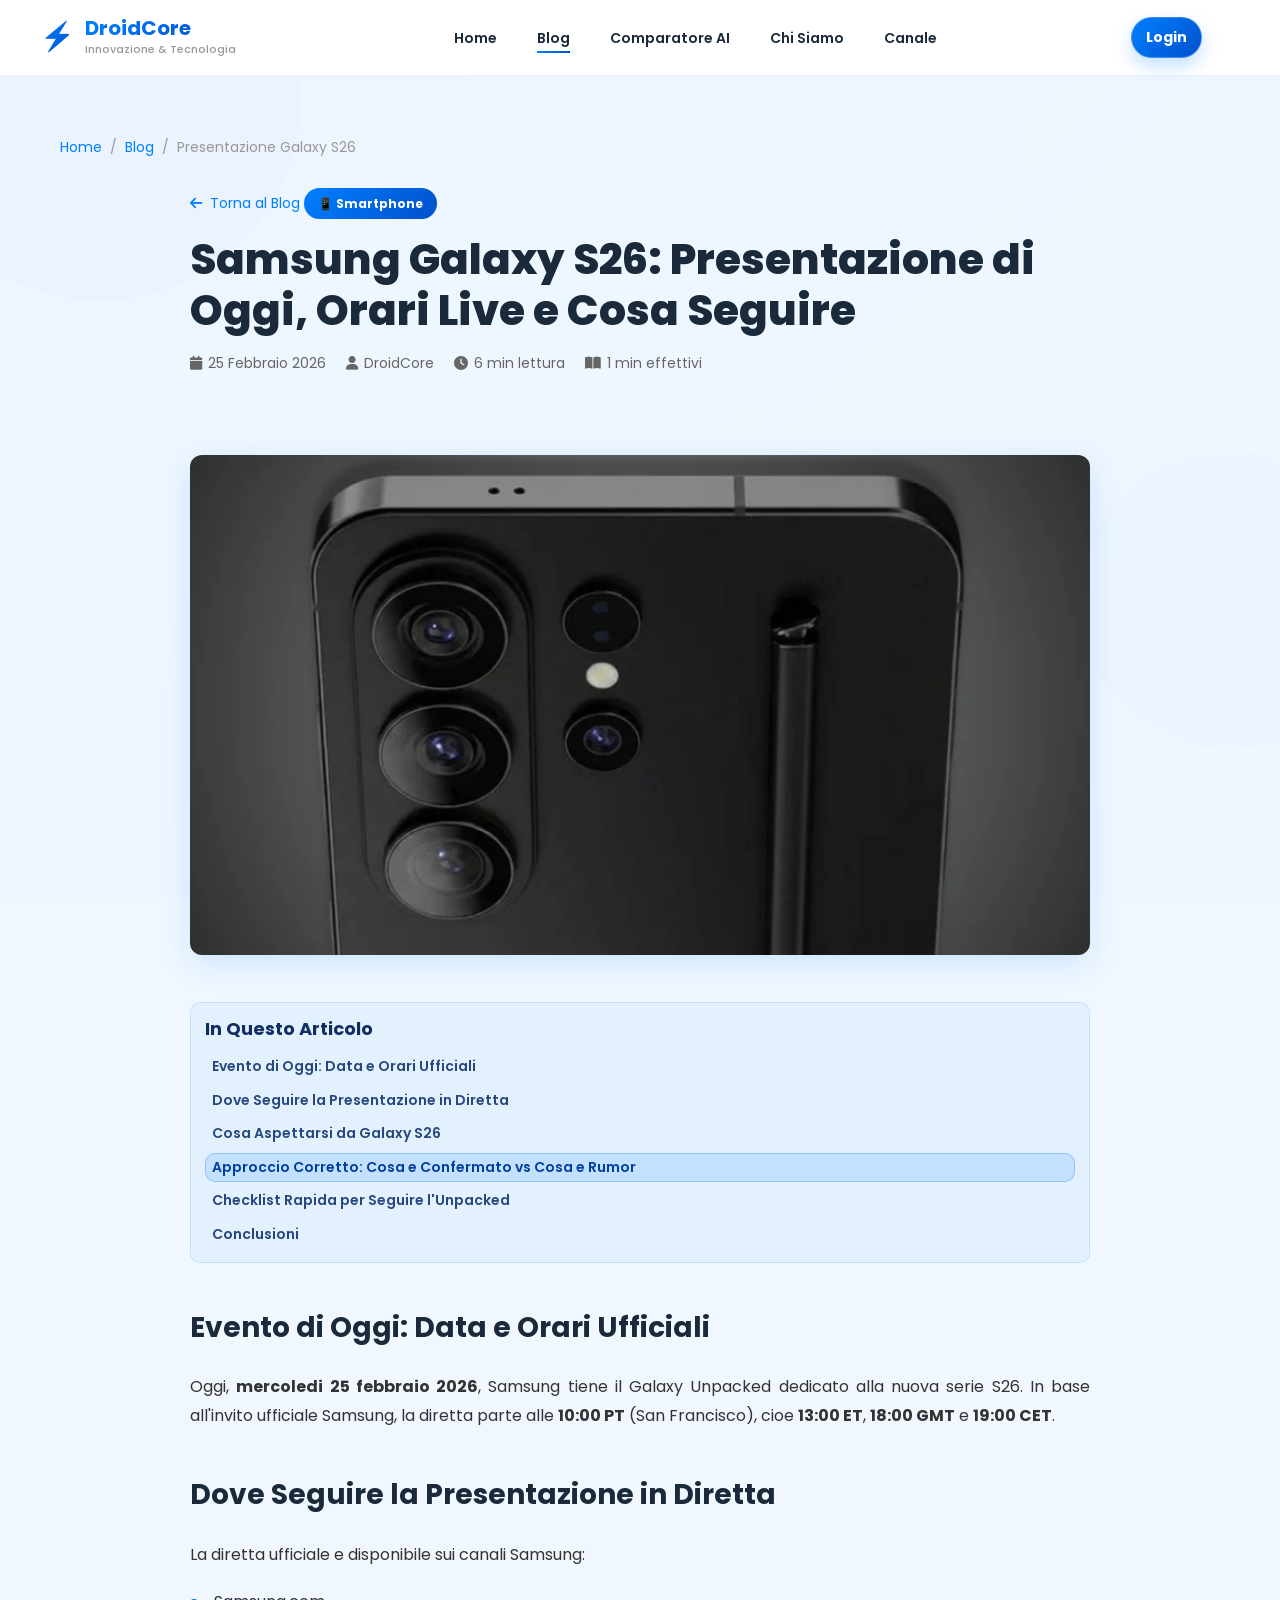
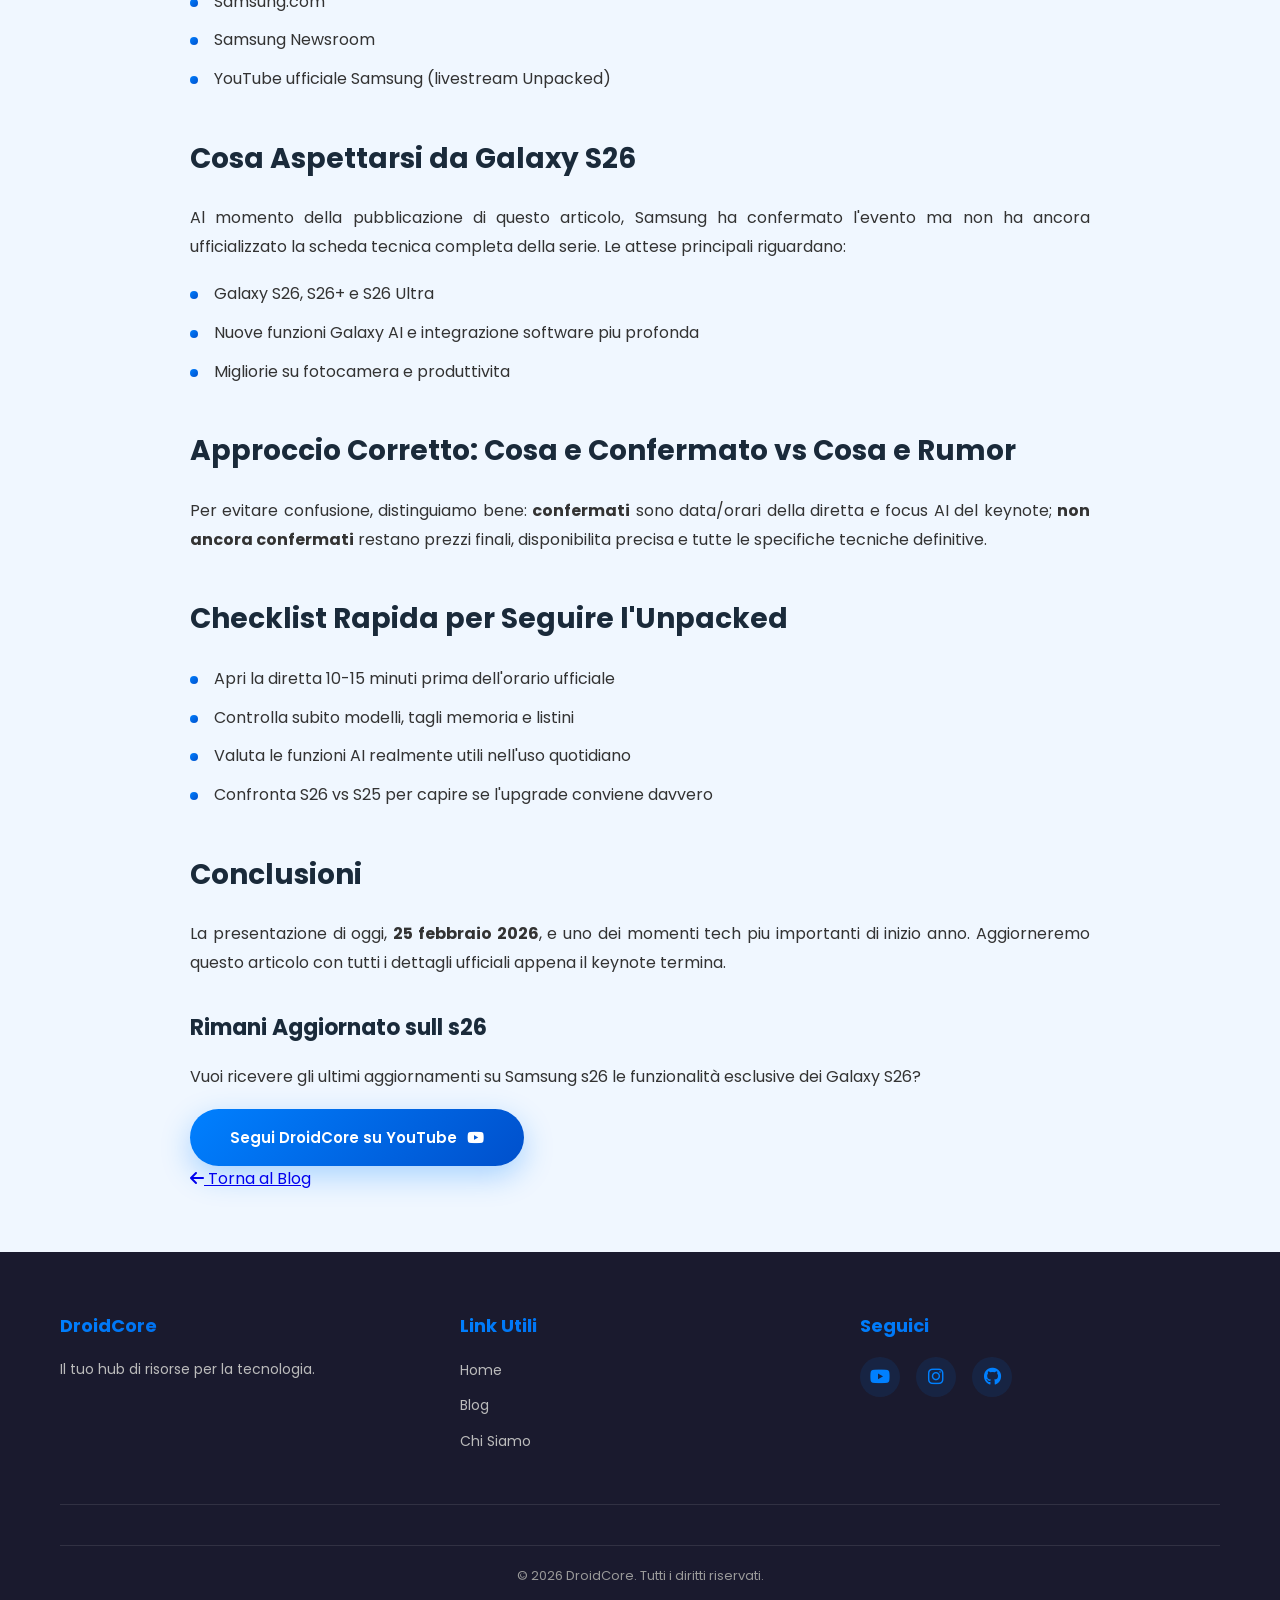
<file: post6-samsung-s26-presentazione-oggi.html>
﻿<!DOCTYPE html>
<html lang="it">
<head>
    <meta charset="UTF-8">
    <meta name="viewport" content="width=device-width, initial-scale=1.0">
    <title>Samsung Galaxy S26: Presentazione di Oggi, Orari e Cosa Aspettarsi | DroidCore</title>
    <meta name="description" content="Galaxy S26 oggi 25 febbraio 2026: orari ufficiali dell'evento Unpacked, dove seguirlo live e cosa aspettarsi da S26, S26+ e S26 Ultra.">
    <meta name="keywords" content="Galaxy S26 presentazione oggi, Samsung Unpacked 25 febbraio 2026, orario evento S26, Galaxy S26 live">
    <meta name="author" content="DroidCore">
    <meta name="publish_date" content="2026-02-25">
    <meta property="og:title" content="Samsung Galaxy S26: Presentazione di Oggi, Orari e Cosa Aspettarsi">
    <meta property="og:description" content="Guida rapida all'evento Galaxy Unpacked del 25 febbraio 2026: orari, streaming e punti chiave da seguire durante la presentazione S26.">
    <meta property="og:type" content="article">
    <meta name="twitter:card" content="summary_large_image">
    <link rel="stylesheet" href="styles.css">
    <link rel="stylesheet" href="https://cdnjs.cloudflare.com/ajax/libs/font-awesome/6.4.0/css/all.min.css">
</head>
<body>
    <div class="background-animation">
        <div class="blob blob-1"></div>
        <div class="blob blob-2"></div>
        <div class="blob blob-3"></div>
    </div>

    <header class="header">
        <div class="container">
            <div class="logo">
                <div class="logo-icon">⚡</div>
                <div>
                    <h1>DroidCore</h1>
                    <p class="tagline">Innovazione & Tecnologia</p>
                </div>
            </div>
            <nav class="nav">
                <ul>
                    <li><a href="index.html">Home</a></li>
                    <li><a href="blog.html" class="active">Blog</a></li>
                    <li><a href="comparatore.html">Comparatore AI</a></li>
                    <li><a href="chi-siamo.html">Chi Siamo</a></li>
                    <li><a href="canale.html">Canale</a></li>
                </ul>
            </nav>
            <div class="header-actions">
                <a href="admin.html" class="header-login-btn">Login</a>
            </div>
            <div class="hamburger">
                <span></span>
                <span></span>
                <span></span>
            </div>
        </div>
    </header>

    <section class="article-section">
        <div class="container">
            <nav class="breadcrumb" aria-label="Breadcrumb">
                <a href="index.html">Home</a>
                <span> / </span>
                <a href="blog.html">Blog</a>
                <span> / </span>
                <span>Presentazione Galaxy S26</span>
            </nav>

            <article class="article-content">
                <div class="article-header">
                    <a href="blog.html" class="back-link"><i class="fas fa-arrow-left"></i> Torna al Blog</a>
                    <div class="article-badge">📱 Smartphone</div>
                    <h1>Samsung Galaxy S26: Presentazione di Oggi, Orari Live e Cosa Seguire</h1>
                    <div class="article-meta">
                        <span><i class="fas fa-calendar"></i> 25 Febbraio 2026</span>
                        <span><i class="fas fa-user"></i> DroidCore</span>
                        <span><i class="fas fa-clock"></i> 6 min lettura</span>
                    </div>
                </div>

                <img loading="lazy" src="1312329.webp" alt="Samsung Galaxy S26 presentazione" class="article-image-img">

                <div class="article-body">
                    <h2>Evento di Oggi: Data e Orari Ufficiali</h2>
                    <p>
                        Oggi, <strong>mercoledi 25 febbraio 2026</strong>, Samsung tiene il Galaxy Unpacked dedicato alla nuova serie S26.
                        In base all'invito ufficiale Samsung, la diretta parte alle <strong>10:00 PT</strong> (San Francisco),
                        cioe <strong>13:00 ET</strong>, <strong>18:00 GMT</strong> e <strong>19:00 CET</strong>.
                    </p>

                    <h2>Dove Seguire la Presentazione in Diretta</h2>
                    <p>La diretta ufficiale e disponibile sui canali Samsung:</p>
                    <ul>
                        <li>Samsung.com</li>
                        <li>Samsung Newsroom</li>
                        <li>YouTube ufficiale Samsung (livestream Unpacked)</li>
                    </ul>

                    <h2>Cosa Aspettarsi da Galaxy S26</h2>
                    <p>
                        Al momento della pubblicazione di questo articolo, Samsung ha confermato l'evento ma non ha ancora
                        ufficializzato la scheda tecnica completa della serie. Le attese principali riguardano:
                    </p>
                    <ul>
                        <li>Galaxy S26, S26+ e S26 Ultra</li>
                        <li>Nuove funzioni Galaxy AI e integrazione software piu profonda</li>
                        <li>Migliorie su fotocamera e produttivita</li>
                    </ul>

                    <h2>Approccio Corretto: Cosa e Confermato vs Cosa e Rumor</h2>
                    <p>
                        Per evitare confusione, distinguiamo bene: <strong>confermati</strong> sono data/orari della diretta e focus AI del keynote;
                        <strong>non ancora confermati</strong> restano prezzi finali, disponibilita precisa e tutte le specifiche tecniche definitive.
                    </p>

                    <h2>Checklist Rapida per Seguire l'Unpacked</h2>
                    <ul>
                        <li>Apri la diretta 10-15 minuti prima dell'orario ufficiale</li>
                        <li>Controlla subito modelli, tagli memoria e listini</li>
                        <li>Valuta le funzioni AI realmente utili nell'uso quotidiano</li>
                        <li>Confronta S26 vs S25 per capire se l'upgrade conviene davvero</li>
                    </ul>

                    <h2>Conclusioni</h2>
                    <p>
                        La presentazione di oggi, <strong>25 febbraio 2026</strong>, e uno dei momenti tech piu importanti di inizio anno.
                        Aggiorneremo questo articolo con tutti i dettagli ufficiali appena il keynote termina.
                    </p>

                    <div class="article-cta">
                        <h3>Rimani Aggiornato sull s26</h3>
                        <p>Vuoi ricevere gli ultimi aggiornamenti su Samsung s26 le funzionalità esclusive dei Galaxy S26?</p>
                        <a href="canale.html" class="cta-btn primary-btn">
                            <span>Segui DroidCore su YouTube</span>
                            <i class="fab fa-youtube"></i>
                        </a>
                    </div>
                </div>

                <div class="article-footer">
                    <a href="blog.html" class="back-link-bottom">
                        <i class="fas fa-arrow-left"></i> Torna al Blog
                    </a>
                </div>
            </article>
        </div>
    </section>

    <footer class="footer">
        <div class="container">
            <div class="footer-content">
                <div class="footer-section">
                    <h4>DroidCore</h4>
                    <p>Il tuo hub di risorse per la tecnologia.</p>
                </div>
                <div class="footer-section">
                    <h4>Link Utili</h4>
                    <ul>
                        <li><a href="index.html">Home</a></li>
                        <li><a href="blog.html">Blog</a></li>
                        <li><a href="chi-siamo.html">Chi Siamo</a></li>
                    </ul>
                </div>
                <div class="footer-section">
                    <h4>Seguici</h4>
                    <div class="social-links">
                        <a href="https://www.youtube.com/@droidcore-e4b" target="_blank" rel="noopener noreferrer" title="YouTube"><i class="fab fa-youtube"></i></a>
                        <a href="https://instagram.com" target="_blank" rel="noopener noreferrer" title="Instagram"><i class="fab fa-instagram"></i></a>
                        <a href="https://github.com" target="_blank" rel="noopener noreferrer" title="GitHub"><i class="fab fa-github"></i></a>
                    </div>
                </div>
            </div>
            <div class="footer-bottom">
                <p>&copy; 2026 DroidCore. Tutti i diritti riservati.</p>
            </div>
        </div>
    </footer>

    <script src="script.js" defer></script>
</body>
</html>
</file>
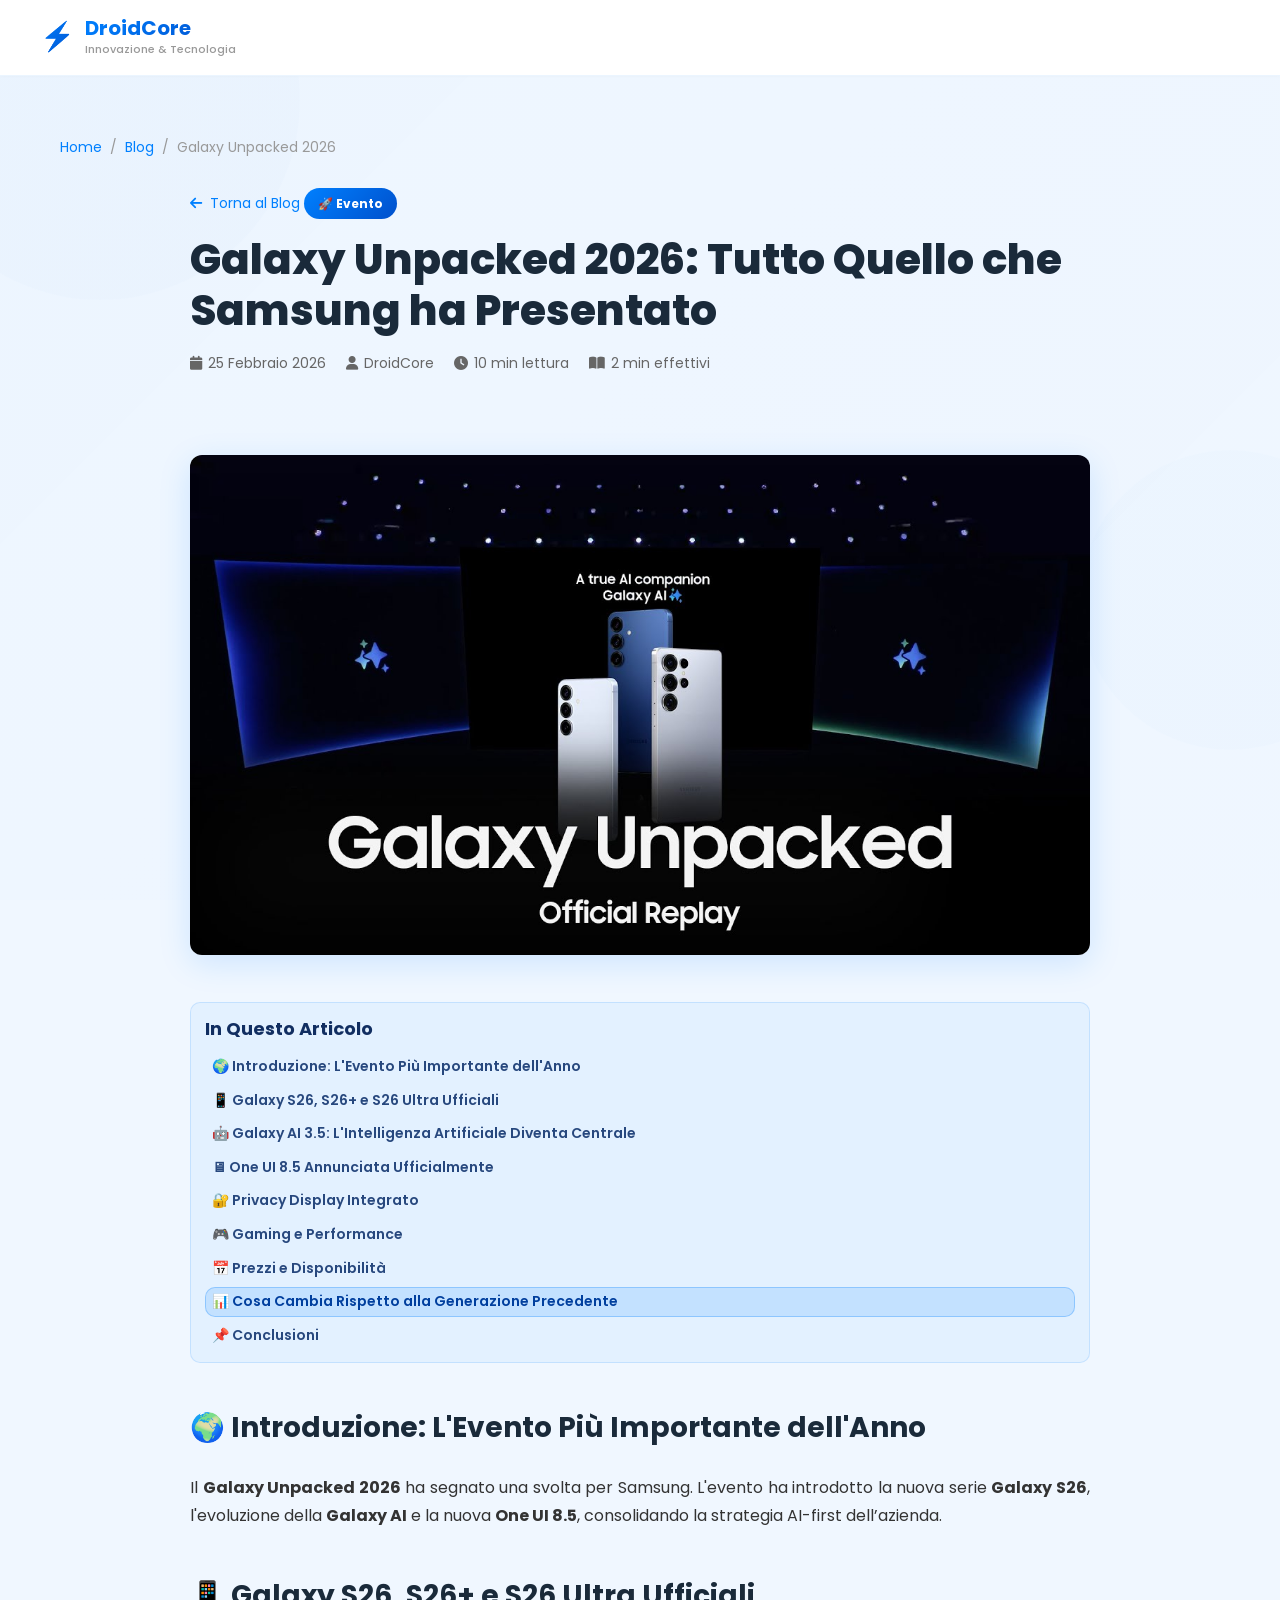
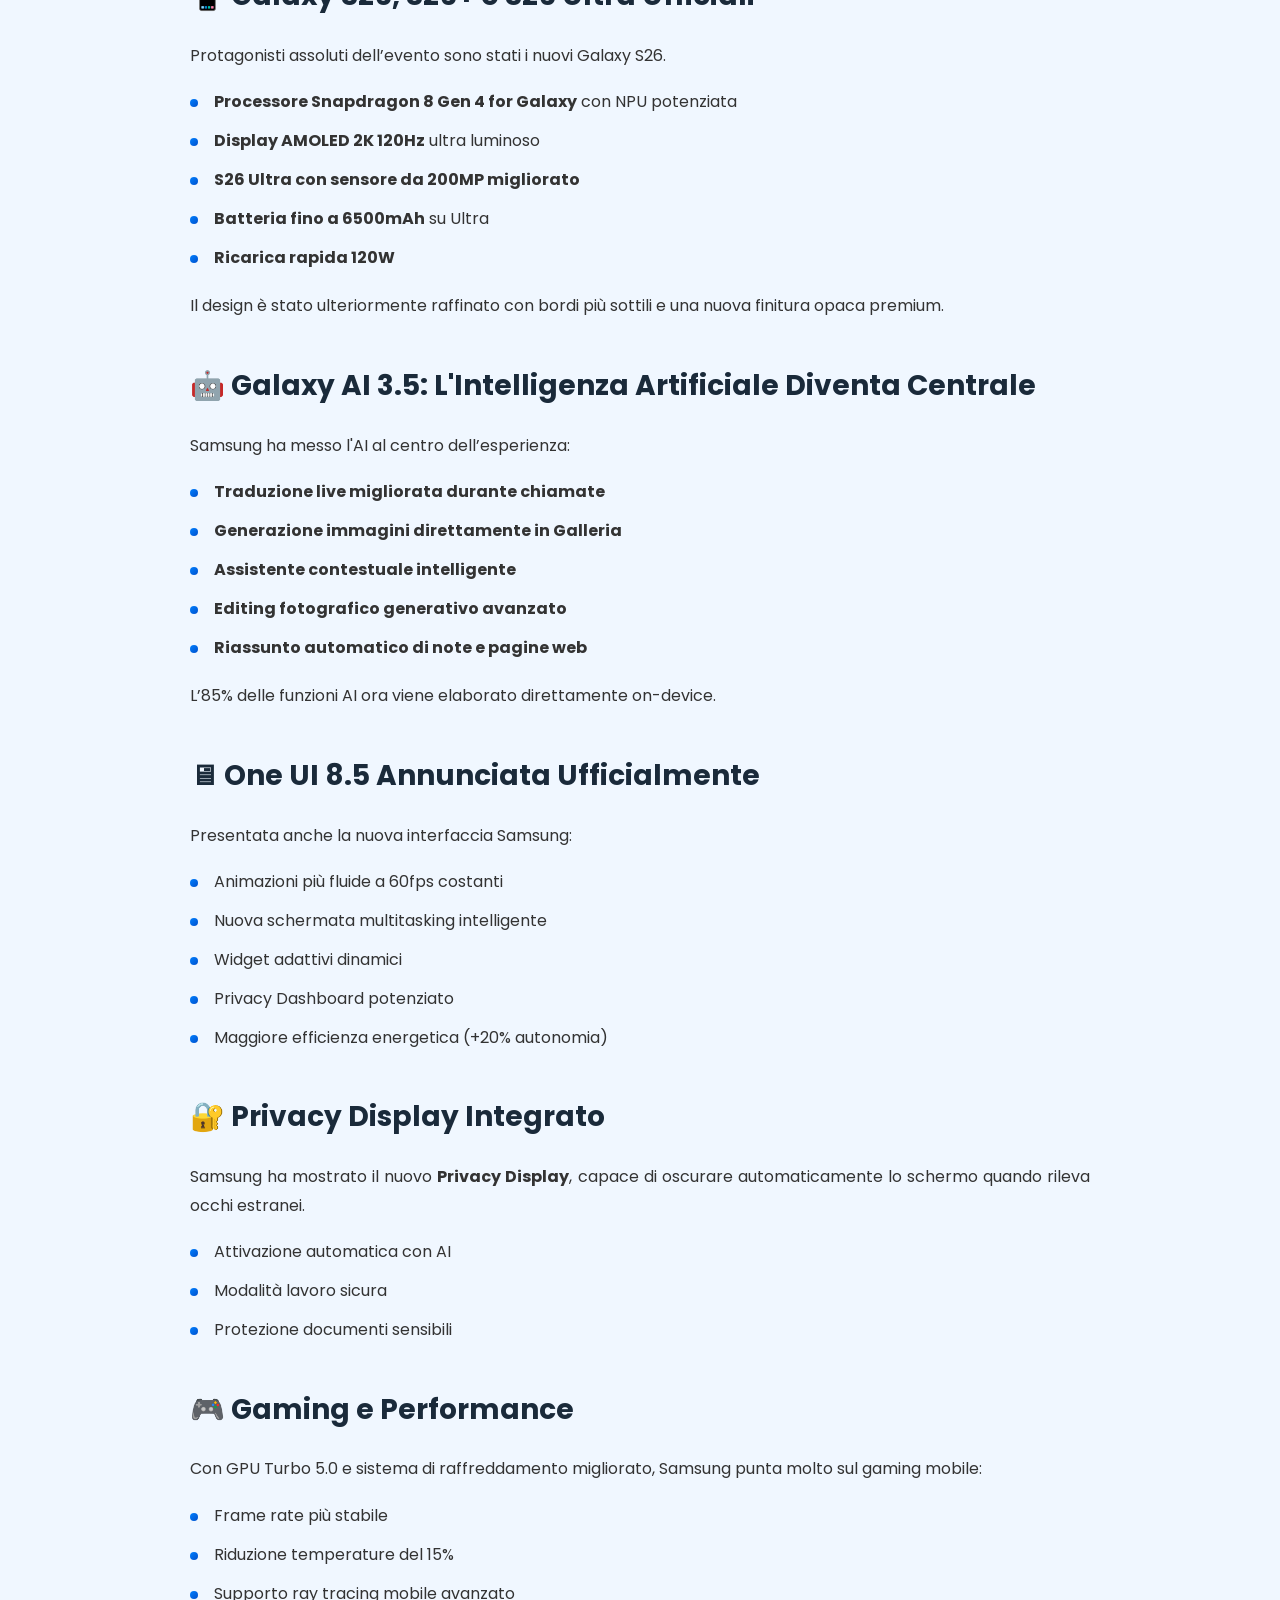
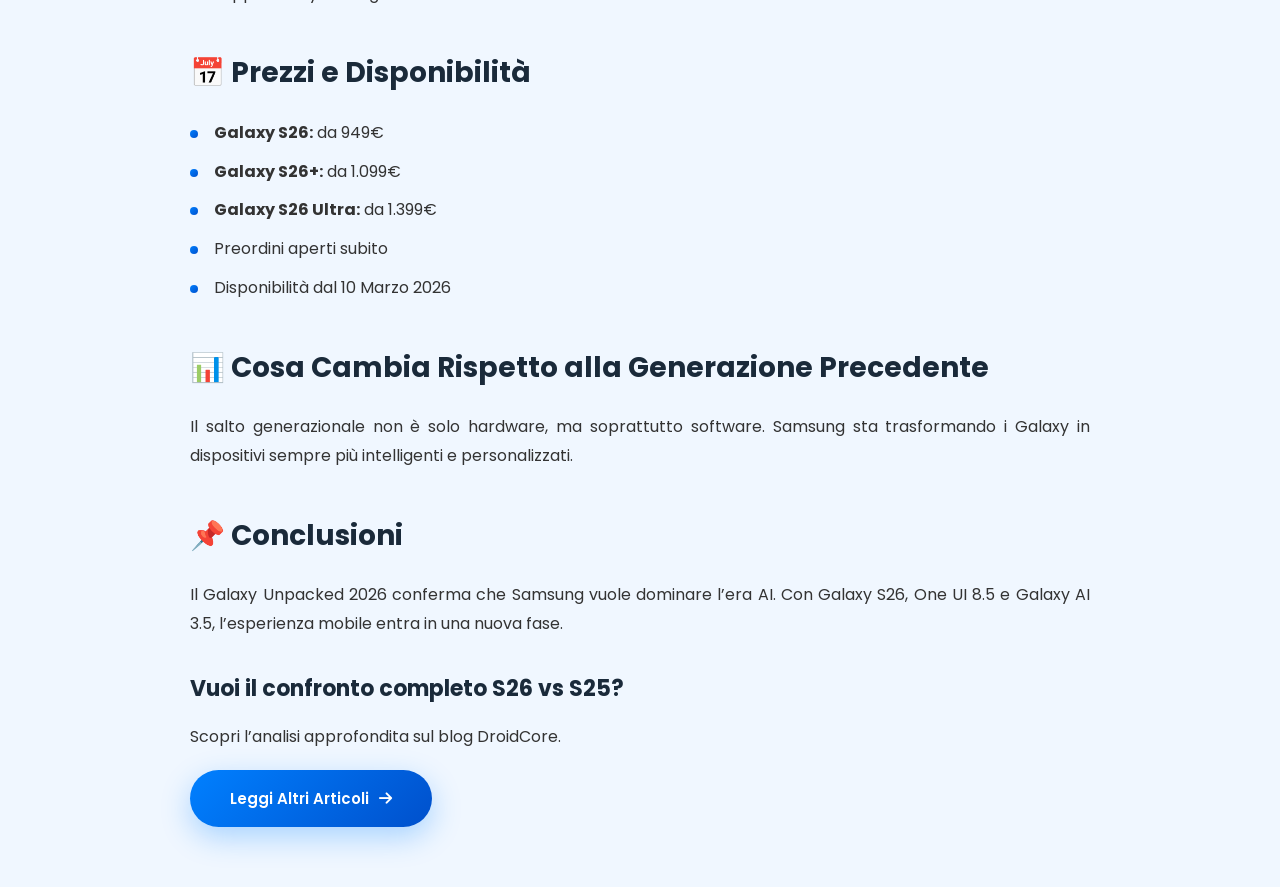
<file: s26unpacked.html>
<!DOCTYPE html>
<html lang="it">
<head>
    <meta charset="UTF-8">
    <meta name="viewport" content="width=device-width, initial-scale=1.0">
    <title>Galaxy Unpacked 2026: Tutte le Novità su S26, AI e One UI 8.5 | DroidCore</title>
    <meta name="description" content="Galaxy Unpacked 2026: presentati ufficialmente Galaxy S26, S26 Ultra, nuove funzioni AI, One UI 8.5 e innovazioni rivoluzionarie Samsung. Scopri tutto.">
    <meta name="keywords" content="Galaxy Unpacked 2026, Samsung S26, S26 Ultra, Galaxy AI 2026, One UI 8.5, novità Samsung, evento Samsung">
    <meta name="author" content="DroidCore">

    <!-- Schema Markup -->
    <script type="application/ld+json">
    {
      "@context": "https://schema.org",
      "@type": "BlogPosting",
      "headline": "Galaxy Unpacked 2026: Tutte le Novità su S26, AI e One UI 8.5",
      "datePublished": "2026-02-25",
      "author": {
        "@type": "Organization",
        "name": "DroidCore"
      }
    }
    </script>

    <link rel="stylesheet" href="styles.css">
    <link rel="stylesheet" href="https://cdnjs.cloudflare.com/ajax/libs/font-awesome/6.4.0/css/all.min.css">
</head>

<body>

<div class="background-animation">
    <div class="blob blob-1"></div>
    <div class="blob blob-2"></div>
    <div class="blob blob-3"></div>
</div>

<header class="header">
    <div class="container">
        <div class="logo">
            <div class="logo-icon">⚡</div>
            <div>
                <h1>DroidCore</h1>
                <p class="tagline">Innovazione & Tecnologia</p>
            </div>
        </div>
    </div>
</header>

<section class="article-section">
    <div class="container">

        <nav class="breadcrumb">
            <a href="index.html">Home</a>
            <span> / </span>
            <a href="blog.html">Blog</a>
            <span> / </span>
            <span>Galaxy Unpacked 2026</span>
        </nav>

        <article class="article-content">

            <div class="article-header">
                <a href="blog.html" class="back-link">
                    <i class="fas fa-arrow-left"></i> Torna al Blog
                </a>

                <div class="article-badge">🚀 Evento</div>

                <h1>Galaxy Unpacked 2026: Tutto Quello che Samsung ha Presentato</h1>

                <div class="article-meta">
                    <span><i class="fas fa-calendar"></i> 25 Febbraio 2026</span>
                    <span><i class="fas fa-user"></i> DroidCore</span>
                    <span><i class="fas fa-clock"></i> 10 min lettura</span>
                </div>
            </div>

            <img loading="lazy" src="maxresdefault.jpg" alt="Galaxy Unpacked 2026 presentazione Samsung" class="article-image-img">

            <div class="article-body">

                <h2>🌍 Introduzione: L'Evento Più Importante dell'Anno</h2>
                <p>
                    Il <strong>Galaxy Unpacked 2026</strong> ha segnato una svolta per Samsung. 
                    L'evento ha introdotto la nuova serie <strong>Galaxy S26</strong>, l'evoluzione della <strong>Galaxy AI</strong> 
                    e la nuova <strong>One UI 8.5</strong>, consolidando la strategia AI-first dell’azienda.
                </p>

                <h2>📱 Galaxy S26, S26+ e S26 Ultra Ufficiali</h2>
                <p>
                    Protagonisti assoluti dell’evento sono stati i nuovi Galaxy S26.
                </p>

                <ul>
                    <li><strong>Processore Snapdragon 8 Gen 4 for Galaxy</strong> con NPU potenziata</li>
                    <li><strong>Display AMOLED 2K 120Hz</strong> ultra luminoso</li>
                    <li><strong>S26 Ultra con sensore da 200MP migliorato</strong></li>
                    <li><strong>Batteria fino a 6500mAh</strong> su Ultra</li>
                    <li><strong>Ricarica rapida 120W</strong></li>
                </ul>

                <p>
                    Il design è stato ulteriormente raffinato con bordi più sottili e una nuova finitura opaca premium.
                </p>

                <h2>🤖 Galaxy AI 3.5: L'Intelligenza Artificiale Diventa Centrale</h2>
                <p>
                    Samsung ha messo l'AI al centro dell’esperienza:
                </p>

                <ul>
                    <li><strong>Traduzione live migliorata durante chiamate</strong></li>
                    <li><strong>Generazione immagini direttamente in Galleria</strong></li>
                    <li><strong>Assistente contestuale intelligente</strong></li>
                    <li><strong>Editing fotografico generativo avanzato</strong></li>
                    <li><strong>Riassunto automatico di note e pagine web</strong></li>
                </ul>

                <p>
                    L’85% delle funzioni AI ora viene elaborato direttamente on-device.
                </p>

                <h2>🖥 One UI 8.5 Annunciata Ufficialmente</h2>
                <p>
                    Presentata anche la nuova interfaccia Samsung:
                </p>

                <ul>
                    <li>Animazioni più fluide a 60fps costanti</li>
                    <li>Nuova schermata multitasking intelligente</li>
                    <li>Widget adattivi dinamici</li>
                    <li>Privacy Dashboard potenziato</li>
                    <li>Maggiore efficienza energetica (+20% autonomia)</li>
                </ul>

                <h2>🔐 Privacy Display Integrato</h2>
                <p>
                    Samsung ha mostrato il nuovo <strong>Privacy Display</strong>, capace di oscurare automaticamente lo schermo 
                    quando rileva occhi estranei.
                </p>

                <ul>
                    <li>Attivazione automatica con AI</li>
                    <li>Modalità lavoro sicura</li>
                    <li>Protezione documenti sensibili</li>
                </ul>

                <h2>🎮 Gaming e Performance</h2>
                <p>
                    Con GPU Turbo 5.0 e sistema di raffreddamento migliorato, Samsung punta molto sul gaming mobile:
                </p>

                <ul>
                    <li>Frame rate più stabile</li>
                    <li>Riduzione temperature del 15%</li>
                    <li>Supporto ray tracing mobile avanzato</li>
                </ul>

                <h2>📅 Prezzi e Disponibilità</h2>
                <ul>
                    <li><strong>Galaxy S26:</strong> da 949€</li>
                    <li><strong>Galaxy S26+:</strong> da 1.099€</li>
                    <li><strong>Galaxy S26 Ultra:</strong> da 1.399€</li>
                    <li>Preordini aperti subito</li>
                    <li>Disponibilità dal 10 Marzo 2026</li>
                </ul>

                <h2>📊 Cosa Cambia Rispetto alla Generazione Precedente</h2>
                <p>
                    Il salto generazionale non è solo hardware, ma soprattutto software.
                    Samsung sta trasformando i Galaxy in dispositivi sempre più intelligenti e personalizzati.
                </p>

                <h2>📌 Conclusioni</h2>
                <p>
                    Il Galaxy Unpacked 2026 conferma che Samsung vuole dominare l’era AI.
                    Con Galaxy S26, One UI 8.5 e Galaxy AI 3.5, l’esperienza mobile entra in una nuova fase.
                </p>

                <div class="article-cta">
                    <h3>Vuoi il confronto completo S26 vs S25?</h3>
                    <p>Scopri l’analisi approfondita sul blog DroidCore.</p>
                    <a href="blog.html" class="cta-btn primary-btn">
                        <span>Leggi Altri Articoli</span>
                        <i class="fas fa-arrow-right"></i>
                    </a>
                </div>

            </div>

        </article>
    </div>
</section>

<script src="script.js" defer></script>

</body>
</html>
</file>
<file: styles.css>
@import url('https://fonts.googleapis.com/css2?family=Poppins:wght@300;400;500;600;700;800&display=swap');

* {
    margin: 0;
    padding: 0;
    box-sizing: border-box;
}

:root {
    --primary: linear-gradient(135deg, #0080FF 0%, #0050CC 100%);
    --secondary: linear-gradient(135deg, #00A8FF 0%, #0066FF 100%);
    --accent: #0080FF;
    --dark: #0a1f2e;
    --light: #f0f7ff;
    --text: #1a2a3a;
}

html {
    scroll-behavior: smooth;
}

body {
    font-family: 'Poppins', sans-serif;
    line-height: 1.6;
    color: var(--text);
    background-color: var(--light);
    overflow-x: hidden;
}

.container {
    max-width: 1200px;
    margin: 0 auto;
    padding: 0 20px;
}

/* Animated Background */
.background-animation {
    position: fixed;
    top: 0;
    left: 0;
    width: 100%;
    height: 100%;
    z-index: -1;
    overflow: hidden;
    background: linear-gradient(135deg, rgba(0, 128, 255, 0.01) 0%, rgba(0, 80, 204, 0.005) 100%);
}

.blob {
    position: absolute;
    border-radius: 50%;
    opacity: 0.01;
}

.blob-1 {
    width: 400px;
    height: 400px;
    background: linear-gradient(135deg, #0080FF 0%, #0050CC 100%);
    top: -100px;
    left: -100px;
}

.blob-2 {
    width: 300px;
    height: 300px;
    background: linear-gradient(135deg, #00A8FF 0%, #0066FF 100%);
    top: 50%;
    right: -100px;
}

.blob-3 {
    width: 350px;
    height: 350px;
    background: linear-gradient(135deg, #0080FF 0%, #0035AA 100%);
    bottom: -100px;
    left: 50%;
}

/* Header */
.header {
    background: rgba(255, 255, 255, 0.98);
    color: var(--text);
    padding: 15px 0;
    position: sticky;
    top: 0;
    z-index: 100;
    border-bottom: 1px solid rgba(0, 128, 255, 0.08);
    box-shadow: 0 1px 3px rgba(0, 0, 0, 0.02);
}

.header .container {
    display: flex;
    justify-content: space-between;
    align-items: center;
}

.logo {
    display: flex;
    align-items: center;
    gap: 2px;
}

.logo-icon {
    font-size: 28px;
    background: linear-gradient(135deg, #0080FF 0%, #0050CC 100%);
    -webkit-background-clip: text;
    -webkit-text-fill-color: transparent;
}

.logo h1 {
    font-size: 24px;
    font-weight: 800;
    background: linear-gradient(135deg, #0080FF 0%, #0050CC 100%);
    -webkit-background-clip: text;
    -webkit-text-fill-color: transparent;
}

.tagline {
    font-size: 11px;
    margin-top: 2px;
    color: #999;
    font-weight: 500;
}

@keyframes pulse {
    0%, 100% { opacity: 1; transform: scale(1); }
    50% { opacity: 0.7; transform: scale(1.1); }
}

.nav ul {
    display: flex;
    list-style: none;
    gap: 40px;
}

.nav a {
    color: var(--text);
    text-decoration: none;
    font-weight: 600;
    font-size: 14px;
    position: relative;
    transition: color 0.3s;
}

.nav a::after {
    content: '';
    position: absolute;
    bottom: -5px;
    left: 0;
    width: 0;
    height: 2px;
    background: linear-gradient(90deg, #0080FF 0%, #0050CC 100%);
    transition: width 0.3s;
}

.nav a:hover::after,
.nav a.active::after {
    width: 100%;
}

.hamburger {
    display: none;
    flex-direction: column;
    gap: 5px;
    cursor: pointer;
}

.hamburger span {
    width: 25px;
    height: 3px;
    background: var(--text);
    border-radius: 2px;
    transition: all 0.3s;
}

.search-toggle {
    background: none;
    border: none;
    font-size: 20px;
    color: #0080FF;
    cursor: pointer;
    transition: all 0.3s;
    padding: 8px 12px;
    display: flex;
    align-items: center;
    justify-content: center;
}

.search-toggle:hover {
    color: #0050CC;
    transform: scale(1.1);
}

/* Search Modal */
.search-modal {
    position: fixed;
    top: 50%;
    left: 50%;
    transform: translate(-50%, -50%) scale(0.95);
    background: white;
    border-radius: 20px;
    padding: 40px;
    box-shadow: 0 20px 60px rgba(0, 0, 0, 0.3);
    z-index: 1001;
    opacity: 0;
    pointer-events: none;
    transition: all 0.3s cubic-bezier(0.23, 1, 0.320, 1);
    max-width: 500px;
    width: 90%;
    max-height: 90vh;
    overflow-y: auto;
}

.search-modal.active {
    opacity: 1;
    pointer-events: auto;
    transform: translate(-50%, -50%) scale(1);
}

.search-modal-overlay {
    position: fixed;
    top: 0;
    left: 0;
    width: 100%;
    height: 100%;
    background: rgba(0, 0, 0, 0.5);
    z-index: 1000;
    opacity: 0;
    pointer-events: none;
    transition: opacity 0.3s;
}

.search-modal-overlay.active {
    opacity: 1;
    pointer-events: auto;
}

.search-modal-close {
    position: absolute;
    top: 15px;
    right: 15px;
    background: none;
    border: none;
    font-size: 24px;
    color: #999;
    cursor: pointer;
    transition: all 0.3s;
    padding: 5px;
}

.search-modal-close:hover {
    color: #0080FF;
    transform: rotate(90deg);
}

.search-modal-header {
    margin-bottom: 30px;
    text-align: center;
}

.search-modal-header h2 {
    font-size: 28px;
    font-weight: 800;
    color: var(--text);
    margin-bottom: 8px;
}

.search-modal-header p {
    color: #999;
    font-size: 14px;
}

.search-box-modal {
    display: flex;
    align-items: center;
    background: white;
    border: 2px solid rgba(0, 128, 255, 0.2);
    border-radius: 50px;
    padding: 12px 20px;
    gap: 12px;
    box-shadow: 0 8px 24px rgba(0, 0, 0, 0.06);
    transition: all 0.3s;
    margin-bottom: 20px;
}

.search-box-modal:focus-within {
    border-color: #0080FF;
    box-shadow: 0 12px 32px rgba(0, 128, 255, 0.15);
}

.search-box-modal i {
    color: #0080FF;
    font-size: 18px;
}

.search-input-modal {
    flex: 1;
    border: none;
    outline: none;
    font-family: inherit;
    font-size: 15px;
    color: var(--text);
}

.search-input-modal::placeholder {
    color: #bbb;
}

.search-clear-modal {
    background: none;
    border: none;
    color: #999;
    cursor: pointer;
    font-size: 18px;
    transition: all 0.3s;
    padding: 5px;
    display: none;
    align-items: center;
    justify-content: center;
}

.search-clear-modal:hover {
    color: #0080FF;
    transform: scale(1.2);
}

.search-clear-modal.active {
    display: flex;
}

.search-tags-modal {
    display: flex;
    flex-wrap: wrap;
    gap: 10px;
    margin-bottom: 20px;
    justify-content: center;
}

.search-tag-modal {
    padding: 8px 16px;
    background: white;
    border: 2px solid rgba(0, 128, 255, 0.2);
    border-radius: 20px;
    color: #666;
    cursor: pointer;
    font-size: 12px;
    font-weight: 600;
    transition: all 0.3s;
}

.search-tag-modal:hover {
    border-color: #0080FF;
    color: #0080FF;
    background: rgba(0, 128, 255, 0.05);
}

.search-tag-modal.active {
    background: linear-gradient(135deg, #0080FF 0%, #0050CC 100%);
    color: white;
    border-color: transparent;
    box-shadow: 0 8px 20px rgba(0, 128, 255, 0.3);
}

.search-results-modal {
    text-align: center;
    padding: 20px;
    color: #999;
    font-size: 14px;
    min-height: 0;
    overflow: hidden;
    transition: all 0.3s;
}

.search-results-modal.active {
    min-height: 40px;
    background: rgba(0, 128, 255, 0.05);
    border-radius: 12px;
    border: 1px solid rgba(0, 128, 255, 0.1);
}

/* Hero Section */
.hero {
    position: relative;
    padding: 120px 0;
    min-height: 100vh;
    display: flex;
    align-items: center;
    overflow: hidden;
    background: linear-gradient(135deg, rgba(102, 126, 234, 0.05) 0%, rgba(118, 75, 162, 0.05) 100%);
}

.hero-content .container {
    position: relative;
    z-index: 2;
}

.hero-title {
    font-size: 64px;
    font-weight: 800;
    margin-bottom: 20px;
    background: linear-gradient(135deg, #0080FF 0%, #0050CC 100%);
    -webkit-background-clip: text;
    -webkit-text-fill-color: transparent;
    line-height: 1.2;
    animation: fadeInUp 0.8s ease-out;
}

.hero-subtitle {
    font-size: 20px;
    color: #666;
    margin-bottom: 40px;
    max-width: 500px;
    line-height: 1.8;
    animation: fadeInUp 0.8s ease-out 0.2s both;
}

@keyframes fadeInUp {
    from {
        opacity: 0;
        transform: translateY(30px);
    }
    to {
        opacity: 1;
        transform: translateY(0);
    }
}

@keyframes slideInLeft {
    from {
        opacity: 0;
        transform: translateX(-50px);
    }
    to {
        opacity: 1;
        transform: translateX(0);
    }
}

@keyframes slideInRight {
    from {
        opacity: 0;
        transform: translateX(50px);
    }
    to {
        opacity: 1;
        transform: translateX(0);
    }
}

@keyframes scaleIn {
    from {
        opacity: 0;
        transform: scale(0.9);
    }
    to {
        opacity: 1;
        transform: scale(1);
    }
}

@keyframes glow {
    0%, 100% {
        box-shadow: 0 0 20px rgba(0, 128, 255, 0.3);
    }
    50% {
        box-shadow: 0 0 40px rgba(0, 128, 255, 0.6);
    }
}

.floating-cards {
    position: absolute;
    right: 0;
    top: 50%;
    transform: translateY(-50%);
    z-index: 1;
    display: flex;
    flex-direction: column;
    gap: 20px;
}

.float-card {
    padding: 15px 25px;
    background: white;
    border-radius: 50px;
    font-weight: 700;
    color: #0080FF;
    box-shadow: 0 10px 30px rgba(0, 128, 255, 0.2);
    animation: float 6s ease-in-out infinite;
}

.float-card:nth-child(2) { animation-delay: 0.5s; }
.float-card:nth-child(3) { animation-delay: 1s; }
.float-card:nth-child(4) { animation-delay: 1.5s; }
.float-card:nth-child(5) { animation-delay: 2s; }

@keyframes float {
    0%, 100% { transform: translateY(0px); }
    50% { transform: translateY(-20px); }
}

/* CTA Button */
.cta-btn {
    display: inline-flex;
    align-items: center;
    gap: 10px;
    padding: 15px 40px;
    border-radius: 50px;
    text-decoration: none;
    font-weight: 600;
    font-size: 15px;
    transition: all 0.3s;
    border: none;
    cursor: pointer;
}

.primary-btn {
    background: linear-gradient(135deg, #0080FF 0%, #0050CC 100%);
    color: white;
    box-shadow: 0 10px 30px rgba(0, 128, 255, 0.3);
}

.primary-btn:hover {
    transform: translateY(-5px);
    box-shadow: 0 15px 40px rgba(0, 128, 255, 0.4);
}

.secondary-btn {
    background: white;
    color: #0080FF;
    border: 2px solid #0080FF;
}

.secondary-btn:hover {
    background: linear-gradient(135deg, #0080FF 0%, #0050CC 100%);
    color: white;
    border-color: transparent;
}

/* Section Header */
.section-header {
    text-align: center;
    margin-bottom: 60px;
}

.section-header h2 {
    font-size: 42px;
    font-weight: 800;
    margin-bottom: 12px;
    color: var(--text);
}

.section-header p {
    font-size: 18px;
    color: #999;
    font-weight: 500;
}

/* Blog Section */
.blog {
    padding: 100px 0;
    background-color: var(--light);
    position: relative;
    z-index: 1;
}

.blog.blog-page {
    padding: 60px 0 100px;
}

.blog-header-section {
    padding: 80px 0 40px;
    background: linear-gradient(135deg, rgba(0, 128, 255, 0.05) 0%, rgba(0, 80, 204, 0.05) 100%);
    position: relative;
    z-index: 1;
}

.blog-header-content {
    text-align: center;
}

.blog-header-content h1 {
    font-size: 48px;
    font-weight: 800;
    margin-bottom: 16px;
    background: linear-gradient(135deg, #0080FF 0%, #0050CC 100%);
    -webkit-background-clip: text;
    -webkit-text-fill-color: transparent;
}

.blog-header-content p {
    font-size: 18px;
    color: #666;
    margin-bottom: 30px;
    max-width: 600px;
    margin-left: auto;
    margin-right: auto;
}

.back-to-home {
    display: inline-flex;
    align-items: center;
    gap: 8px;
    color: #0080FF;
    text-decoration: none;
    font-weight: 600;
    font-size: 14px;
    transition: all 0.3s;
}

.back-to-home:hover {
    gap: 12px;
    color: #0050CC;
}

.blog-grid {
    display: grid;
    grid-template-columns: repeat(auto-fit, minmax(340px, 1fr));
    gap: 40px;
}

.blog.blog-page .blog-grid {
    grid-template-columns: repeat(auto-fit, minmax(300px, 1fr));
    gap: 30px;
}

@media (min-width: 1200px) {
    .blog.blog-page .blog-grid {
        grid-template-columns: repeat(3, 1fr);
    }
}

.blog-post {
    background: linear-gradient(135deg, rgba(255, 255, 255, 0.8) 0%, rgba(255, 255, 255, 0.6) 100%);
    border-radius: 12px;
    overflow: hidden;
    box-shadow: 0 2px 8px rgba(0, 0, 0, 0.04);
    transition: all 0.3s cubic-bezier(0.23, 1, 0.320, 1);
    position: relative;
    border: 1px solid rgba(0, 128, 255, 0.1);
}

.blog-post::before {
    content: '';
    position: absolute;
    top: 0;
    left: 0;
    right: 0;
    height: 4px;
    background: linear-gradient(90deg, #0080FF 0%, #0050CC 100%);
    z-index: 2;
    transform: scaleX(0);
    transform-origin: left;
    transition: transform 0.5s cubic-bezier(0.23, 1, 0.320, 1);
}

.blog-post:hover::before {
    transform: scaleX(1);
}

.blog-post:hover {
    transform: translateY(-20px);
    box-shadow: 0 30px 60px rgba(0, 128, 255, 0.25);
}

.post-badge {
    position: absolute;
    top: 15px;
    right: 15px;
    background: white;
    padding: 6px 14px;
    border-radius: 20px;
    font-size: 12px;
    font-weight: 700;
    color: #0080FF;
    z-index: 3;
    box-shadow: 0 4px 12px rgba(0, 0, 0, 0.1);
}

.post-image {
    width: 100%;
    height: 220px;
    background-size: cover;
    background-position: center;
    position: relative;
}

.post-image-img {
    width: 100%;
    height: auto;
    max-height: 220px;
    object-fit: cover;
    display: block;
}
.post-image img {
    width: 100%;
    height: 100%;
    object-fit: cover;
    display: block;
}
.post-image:hover img {
    transform: scale(1.05);
    transition: transform 0.5s ease;
}

.post-image::after {
    content: '';
    position: absolute;
    top: 0;
    left: 0;
    width: 100%;
    height: 100%;
    background: linear-gradient(135deg, rgba(0,0,0,0) 0%, rgba(0,0,0,0.2) 100%);
}

.post-content {
    padding: 30px;
}

.post-content h3 {
    font-size: 22px;
    margin-bottom: 12px;
    color: var(--text);
    font-weight: 700;
    line-height: 1.4;
    min-height: 60px;
}

.post-date {
    color: #999;
    font-size: 13px;
    margin-bottom: 15px;
    font-weight: 500;
    display: flex;
    align-items: center;
    gap: 6px;
}

.post-content p {
    color: #666;
    margin-bottom: 20px;
    font-size: 14px;
    line-height: 1.8;
    min-height: 70px;
}

.read-more {
    display: inline-flex;
    align-items: center;
    gap: 8px;
    color: #0080FF;
    text-decoration: none;
    font-weight: 700;
    font-size: 14px;
    transition: all 0.3s;
    position: relative;
}

.read-more::after {
    content: '';
    position: absolute;
    bottom: -2px;
    left: 0;
    width: 0;
    height: 2px;
    background: linear-gradient(90deg, #0080FF 0%, #0050CC 100%);
    transition: width 0.3s;
}

.read-more:hover {
    gap: 12px;
    color: #0050CC;
}

.read-more:hover::after {
    width: 100%;
}

.read-more i {
    transition: transform 0.3s;
}

.read-more:hover i {
    transform: translateX(5px);
}

/* About Section */
.about {
    padding: 100px 0;
    background: white;
    position: relative;
    z-index: 1;
}

.about-content {
    display: grid;
    grid-template-columns: 1fr 1fr;
    gap: 80px;
    align-items: center;
}

.about-text h2 {
    font-size: 42px;
    font-weight: 800;
    margin-bottom: 24px;
    color: var(--text);
}

.about-text p {
    font-size: 16px;
    color: #666;
    margin-bottom: 24px;
    line-height: 1.8;
}

.stats {
    display: flex;
    flex-direction: column;
    gap: 24px;
}

.stat-card {
    padding: 30px;
    background: linear-gradient(135deg, rgba(0, 128, 255, 0.05) 0%, rgba(0, 80, 204, 0.05) 100%);
    border-radius: 12px;
    border: 1px solid rgba(0, 128, 255, 0.1);
    transition: all 0.3s;
}

.stat-card:hover {
    background: linear-gradient(135deg, rgba(0, 128, 255, 0.1) 0%, rgba(0, 80, 204, 0.1) 100%);
    border-color: rgba(0, 128, 255, 0.3);
    transform: translateX(10px);
}

.stat-icon {
    font-size: 32px;
    margin-bottom: 12px;
}

.stat-card h3 {
    font-size: 32px;
    font-weight: 800;
    background: linear-gradient(135deg, #0080FF 0%, #0050CC 100%);
    -webkit-background-clip: text;
    -webkit-text-fill-color: transparent;
    margin-bottom: 6px;
}

.stat-card p {
    color: #999;
    font-weight: 600;
    font-size: 14px;
    margin-bottom: 12px;
}

.stat-bar {
    width: 100%;
    height: 4px;
    background: rgba(0,0,0,0.1);
    border-radius: 2px;
    overflow: hidden;
}

.stat-fill {
    height: 100%;
    background: linear-gradient(90deg, #0080FF 0%, #0050CC 100%);
    transition: width 1s ease-out;
    border-radius: 2px;
}

/* Breadcrumb Navigation */
.breadcrumb {
    display: flex;
    align-items: center;
    gap: 8px;
    margin-bottom: 30px;
    padding: 0;
}

.breadcrumb a {
    color: #0080FF;
    text-decoration: none;
    font-size: 14px;
    transition: color 0.3s;
}

.breadcrumb a:hover {
    color: #0050CC;
    text-decoration: underline;
}

.breadcrumb span {
    color: #999;
    font-size: 14px;
}

/* Article Page Styling */
.article-section {
    padding: 60px 0;
    min-height: 100vh;
}

.article-content {
    max-width: 900px;
    margin: 0 auto;
}

.article-header {
    margin-bottom: 40px;
}

.back-link {
    display: inline-flex;
    align-items: center;
    gap: 8px;
    color: #0080FF;
    text-decoration: none;
    font-size: 14px;
    margin-bottom: 20px;
    transition: all 0.3s;
}

.back-link:hover {
    gap: 12px;
    color: #0050CC;
}

.article-badge {
    display: inline-block;
    background: linear-gradient(135deg, #0080FF 0%, #0050CC 100%);
    color: white;
    padding: 6px 14px;
    border-radius: 20px;
    font-size: 12px;
    font-weight: 700;
    margin-bottom: 16px;
}

.article-content h1 {
    font-size: 42px;
    font-weight: 800;
    color: var(--text);
    margin-bottom: 16px;
    line-height: 1.2;
}

.article-meta {
    display: flex;
    gap: 20px;
    flex-wrap: wrap;
    font-size: 14px;
    color: #666;
    margin-bottom: 0;
}

.article-meta span {
    display: flex;
    align-items: center;
    gap: 6px;
}

.article-image-img {
    width: 100%;
    height: auto;
    max-height: 500px;
    object-fit: cover;
    border-radius: 12px;
    margin: 40px 0;
    box-shadow: 0 8px 32px rgba(0, 128, 255, 0.15);
}

.article-body {
    font-size: 16px;
    line-height: 1.8;
    color: #333;
}

.article-body h2 {
    font-size: 28px;
    font-weight: 700;
    color: var(--text);
    margin: 40px 0 20px 0;
}

.article-body h3 {
    font-size: 22px;
    font-weight: 700;
    color: var(--text);
    margin: 30px 0 15px 0;
}

.article-body p {
    margin-bottom: 18px;
    text-align: justify;
}

.article-body ul,
.article-body ol {
    margin: 20px 0 20px 30px;
}

.article-body li {
    margin-bottom: 12px;
    line-height: 1.8;
}

/* Reading Progress Bar */
.reading-progress {
    position: fixed;
    top: 0;
    left: 0;
    right: 0;
    height: 4px;
    background: linear-gradient(90deg, #0080FF 0%, #0050CC 100%);
    width: 0%;
    transition: width 0.2s ease;
    z-index: 1000;
}

/* Blog Header Section */
.blog-header-section {
    padding: 80px 0 40px;
    background: linear-gradient(135deg, rgba(0, 128, 255, 0.05) 0%, rgba(0, 80, 204, 0.02) 100%);
    text-align: center;
}

.blog-header-content h1 {
    font-size: 44px;
    font-weight: 800;
    color: var(--text);
    margin-bottom: 16px;
}

.blog-header-content p {
    font-size: 18px;
    color: #666;
    margin-bottom: 30px;
}

.back-to-home {
    display: inline-flex;
    align-items: center;
    gap: 8px;
    background: linear-gradient(135deg, #0080FF 0%, #0050CC 100%);
    color: white;
    padding: 12px 24px;
    border-radius: 8px;
    text-decoration: none;
    font-weight: 600;
    transition: all 0.3s;
}

.back-to-home:hover {
    transform: translateY(-2px);
    box-shadow: 0 8px 24px rgba(0, 128, 255, 0.3);
}

/* Trending Section */
.trending-section {
    padding: 100px 0;
    background: linear-gradient(135deg, rgba(0, 128, 255, 0.02) 0%, rgba(0, 80, 204, 0.02) 100%);
    position: relative;
    z-index: 1;
}

.trending-grid {
    display: grid;
    grid-template-columns: repeat(auto-fit, minmax(320px, 1fr));
    gap: 30px;
}

.trending-card {
    background: linear-gradient(135deg, rgba(255, 255, 255, 0.9) 0%, rgba(255, 255, 255, 0.7) 100%);
    backdrop-filter: blur(10px);
    -webkit-backdrop-filter: blur(10px);
    padding: 30px;
    border-radius: 16px;
    border: 1px solid rgba(255, 255, 255, 0.8);
    box-shadow: 0 8px 32px rgba(0, 0, 0, 0.08);
    transition: all 0.3s cubic-bezier(0.23, 1, 0.320, 1);
    position: relative;
    overflow: hidden;
}

.trending-card::before {
    content: '';
    position: absolute;
    top: 0;
    left: -100%;
    width: 100%;
    height: 100%;
    background: linear-gradient(90deg, transparent, rgba(255,255,255,0.3), transparent);
    transition: left 0.5s;
}

.trending-card:hover {
    transform: translateY(-10px);
    box-shadow: 0 20px 60px rgba(0, 128, 255, 0.2);
}

.trending-card:hover::before {
    left: 100%;
}

.trending-badge {
    display: inline-block;
    background: linear-gradient(135deg, #0080FF 0%, #0050CC 100%);
    color: white;
    padding: 6px 14px;
    border-radius: 20px;
    font-size: 11px;
    font-weight: 700;
    margin-bottom: 16px;
}

.trending-header {
    display: flex;
    justify-content: space-between;
    align-items: center;
    margin-bottom: 16px;
    font-size: 12px;
}

.trending-category {
    color: #0080FF;
    font-weight: 600;
}

.trending-views {
    color: #999;
    font-weight: 600;
}

.trending-card h3 {
    font-size: 18px;
    font-weight: 700;
    margin-bottom: 12px;
    color: var(--text);
    line-height: 1.4;
}

.trending-card p {
    font-size: 14px;
    color: #666;
    line-height: 1.6;
    margin-bottom: 20px;
}

.trending-footer {
    display: flex;
    justify-content: space-between;
    align-items: center;
    padding-top: 16px;
    border-top: 1px solid rgba(0, 128, 255, 0.1);
}

.trending-time {
    font-size: 12px;
    color: #999;
    font-weight: 600;
}

.trending-link {
    color: #0080FF;
    text-decoration: none;
    font-weight: 700;
    font-size: 13px;
    display: flex;
    align-items: center;
    gap: 6px;
    transition: all 0.3s;
}

.trending-link:hover {
    gap: 10px;
    color: #0050CC;
}

/* Newsletter Section */
.newsletter {
    padding: 100px 0;
    background: linear-gradient(135deg, #667eea 0%, #764ba2 100%);
    position: relative;
    z-index: 1;
    overflow: hidden;
}

.newsletter::before {
    content: '';
    position: absolute;
    top: -50%;
    right: -10%;
    width: 600px;
    height: 600px;
    background: radial-gradient(circle, rgba(255,255,255,0.1) 1px, transparent 1px);
    background-size: 50px 50px;
    animation: float 20s ease-in-out infinite;
    z-index: 0;
}

.newsletter-content {
    display: grid;
    grid-template-columns: 1fr 1fr;
    gap: 60px;
    align-items: center;
    position: relative;
    z-index: 1;
}

.newsletter-text h2 {
    font-size: 42px;
    font-weight: 800;
    color: white;
    margin-bottom: 20px;
    line-height: 1.3;
}

.newsletter-text p {
    font-size: 16px;
    color: rgba(255, 255, 255, 0.9);
    margin-bottom: 40px;
    line-height: 1.8;
}

.newsletter-stats {
    display: flex;
    gap: 40px;
}

.newsletter-stat {
    display: flex;
    flex-direction: column;
    align-items: center;
}

.stat-number {
    font-size: 28px;
    font-weight: 800;
    color: white;
    display: block;
}

.stat-label {
    font-size: 13px;
    color: rgba(255, 255, 255, 0.8);
    margin-top: 8px;
    font-weight: 600;
}

.newsletter-form {
    display: flex;
    flex-direction: column;
    gap: 16px;
    background: rgba(255, 255, 255, 0.9);
    backdrop-filter: blur(10px);
    -webkit-backdrop-filter: blur(10px);
    padding: 40px;
    border-radius: 20px;
    box-shadow: 0 20px 60px rgba(0, 0, 0, 0.15);
    border: 1px solid rgba(255, 255, 255, 0.8);
}

.newsletter-form input {
    padding: 16px;
    border: 2px solid #e0e0e0;
    border-radius: 12px;
    font-family: inherit;
    font-size: 15px;
    transition: all 0.3s;
}

.newsletter-form input:focus {
    outline: none;
    border-color: #667eea;
    box-shadow: 0 0 0 4px rgba(102, 126, 234, 0.1);
}

.newsletter-form input::placeholder {
    color: #999;
}

.newsletter-form .submit-btn {
    background: linear-gradient(135deg, #667eea 0%, #764ba2 100%);
    margin-top: 10px;
}

.newsletter-disclaimer {
    font-size: 12px;
    color: #999;
    text-align: center;
}
.contact {
    padding: 100px 0;
    background: linear-gradient(135deg, rgba(0, 128, 255, 0.05) 0%, rgba(0, 80, 204, 0.05) 100%);
    position: relative;
    z-index: 1;
}

.contact.contact-page {
    padding: 60px 0 100px;
    background: var(--light);
}

.contact-header-section {
    padding: 80px 0 40px;
    background: linear-gradient(135deg, rgba(0, 128, 255, 0.05) 0%, rgba(0, 80, 204, 0.05) 100%);
    position: relative;
    z-index: 1;
}

.contact-header-content {
    text-align: center;
}

.contact-header-content h1 {
    font-size: 48px;
    font-weight: 800;
    margin-bottom: 16px;
    background: linear-gradient(135deg, #0080FF 0%, #0050CC 100%);
    -webkit-background-clip: text;
    -webkit-text-fill-color: transparent;
}

.contact-header-content p {
    font-size: 18px;
    color: #666;
    margin-bottom: 30px;
    max-width: 600px;
    margin-left: auto;
    margin-right: auto;
}

.contact-wrapper {
    background: linear-gradient(135deg, rgba(255, 255, 255, 0.8) 0%, rgba(255, 255, 255, 0.6) 100%);
    backdrop-filter: blur(10px);
    -webkit-backdrop-filter: blur(10px);
    border-radius: 20px;
    padding: 60px;
    box-shadow: 0 20px 60px rgba(0, 0, 0, 0.08);
    border: 1px solid rgba(255, 255, 255, 0.8);
}

.contact-header {
    text-align: center;
    margin-bottom: 50px;
}

.contact-header h2 {
    font-size: 42px;
    font-weight: 800;
    margin-bottom: 12px;
    color: var(--text);
}

.contact-header p {
    font-size: 18px;
    color: #999;
    font-weight: 500;
}

.contact-content {
    display: grid;
    grid-template-columns: 1fr 1fr;
    gap: 60px;
}

.contact.contact-page .contact-content {
    grid-template-columns: 1fr 1fr;
    gap: 40px;
}

.contact-form {
    display: flex;
    flex-direction: column;
    gap: 24px;
}

.form-group {
    display: flex;
    flex-direction: column;
    gap: 8px;
}

.form-group.full-width {
    grid-column: 1 / -1;
}

.form-group label {
    font-weight: 700;
    color: var(--text);
    font-size: 14px;
    display: flex;
    align-items: center;
    gap: 8px;
}

.form-group label i {
    color: #667eea;
    font-size: 16px;
}

.form-group input,
.form-group textarea {
    padding: 14px 16px;
    border: 2px solid #e0e0e0;
    border-radius: 8px;
    font-family: inherit;
    font-size: 14px;
    transition: all 0.3s;
    background: #fafafa;
}

.form-group input:focus,
.form-group textarea:focus {
    outline: none;
    border-color: #0080FF;
    background: white;
    box-shadow: 0 0 0 4px rgba(0, 128, 255, 0.1);
}

.form-group input::placeholder,
.form-group textarea::placeholder {
    color: #bbb;
}

.contact-info {
    display: flex;
    flex-direction: column;
    gap: 30px;
}

.contact.contact-page .contact-info {
    display: grid;
    grid-template-columns: repeat(2, 1fr);
    gap: 20px;
    flex-direction: unset;
}

.info-item {
    padding: 24px;
    background: linear-gradient(135deg, rgba(0, 128, 255, 0.05) 0%, rgba(0, 80, 204, 0.05) 100%);
    border-radius: 12px;
    border: 1px solid rgba(0, 128, 255, 0.1);
    transition: all 0.3s;
}

.info-item:hover {
    background: linear-gradient(135deg, rgba(0, 128, 255, 0.1) 0%, rgba(0, 80, 204, 0.1) 100%);
    border-color: rgba(0, 128, 255, 0.3);
    transform: translateX(-10px);
}

.info-icon {
    font-size: 32px;
    margin-bottom: 12px;
}

.info-item h4 {
    font-size: 18px;
    font-weight: 700;
    color: var(--text);
    margin-bottom: 6px;
}

.info-item p {
    color: #999;
    font-weight: 600;
}

.submit-btn {
    padding: 14px 30px;
    background: linear-gradient(135deg, #0080FF 0%, #0050CC 100%);
    color: white;
    border: none;
    border-radius: 8px;
    font-size: 15px;
    font-weight: 700;
    cursor: pointer;
    transition: all 0.3s;
    display: flex;
    align-items: center;
    justify-content: center;
    gap: 10px;
    box-shadow: 0 10px 30px rgba(0, 128, 255, 0.3);
}

.submit-btn:hover {
    transform: translateY(-3px);
    box-shadow: 0 15px 40px rgba(0, 128, 255, 0.4);
}

/* Footer */
.footer {
    background: #1a1a2e;
    color: white;
    padding: 60px 0 20px;
    position: relative;
    z-index: 1;
}

.footer-content {
    display: grid;
    grid-template-columns: repeat(3, 1fr);
    gap: 40px;
    margin-bottom: 40px;
    padding-bottom: 40px;
    border-bottom: 1px solid rgba(255, 255, 255, 0.1);
}

.footer-section h4 {
    font-size: 18px;
    font-weight: 700;
    margin-bottom: 16px;
    background: linear-gradient(135deg, #0080FF 0%, #0050CC 100%);
    -webkit-background-clip: text;
    -webkit-text-fill-color: transparent;
}

.footer-section p {
    color: #bbb;
    font-size: 14px;
    line-height: 1.8;
}

.footer-section ul {
    list-style: none;
}

.footer-section ul li {
    margin-bottom: 10px;
}

.footer-section ul li a {
    color: #bbb;
    text-decoration: none;
    font-size: 14px;
    transition: color 0.3s;
}

.footer-section ul li a:hover {
    color: white;
}

.social-links {
    display: flex;
    gap: 16px;
}

.social-links a {
    width: 40px;
    height: 40px;
    display: flex;
    align-items: center;
    justify-content: center;
    background: rgba(0, 128, 255, 0.1);
    color: #0080FF;
    border-radius: 50%;
    text-decoration: none;
    transition: all 0.3s;
    font-size: 18px;
}

.social-links a:hover {
    background: linear-gradient(135deg, #0080FF 0%, #0050CC 100%);
    color: white;
    transform: translateY(-5px);
}

.footer-bottom {
    text-align: center;
    padding-top: 20px;
    border-top: 1px solid rgba(255, 255, 255, 0.1);
}

.footer-bottom p {
    color: #999;
    font-size: 13px;
}

.footer-bottom a {
    color: #0080FF;
    text-decoration: none;
    transition: color 0.3s;
}

.footer-bottom a:hover {
    color: #0050CC;
    text-decoration: underline;
}

.footer-keywords {
    color: #666 !important;
    margin-top: 12px;
    line-height: 1.6;
}

@media (max-width: 768px) {
    .header .container {
        flex-direction: column;
        gap: 20px;
    }

    .nav ul {
        flex-direction: column;
        gap: 15px;
        text-align: center;
    }

    .nav {
        display: none;
    }

    .nav.active {
        display: block;
    }

    .hamburger {
        display: flex;
    }

    .hero {
        padding: 80px 0;
        min-height: auto;
    }

    .hero-title {
        font-size: 42px;
    }

    .hero-subtitle {
        font-size: 16px;
    }

    .floating-cards {
        position: static;
        transform: none;
        margin-top: 40px;
        flex-direction: row;
        flex-wrap: wrap;
        justify-content: center;
    }

    .blog-grid {
        grid-template-columns: 1fr;
    }

    .blog.blog-page .blog-grid {
        grid-template-columns: 1fr;
    }

    .search-modal {
        width: 95%;
        padding: 30px 20px;
    }

    .search-tags-modal {
        justify-content: flex-start;
    }

    .search-tag-modal {
        font-size: 11px;
        padding: 6px 12px;
    }

    .newsletter-content {
        grid-template-columns: 1fr;
        gap: 30px;
    }

    .newsletter-text h2 {
        font-size: 28px;
    }

    .newsletter-stats {
        gap: 20px;
    }

    .newsletter-form {
        padding: 30px 20px;
    }

    .blog-header-section {
        padding: 50px 0 30px;
    }

    .blog-header-content h1 {
        font-size: 32px;
    }

    .blog-header-content p {
        font-size: 16px;
    }

    .contact-header-section {
        padding: 50px 0 30px;
    }

    .contact-header-content h1 {
        font-size: 32px;
    }

    .contact-header-content p {
        font-size: 16px;
    }

    .about-content {
        grid-template-columns: 1fr;
        gap: 40px;
    }

    .section-header h2 {
        font-size: 32px;
    }

    .contact-content {
        grid-template-columns: 1fr;
        gap: 40px;
    }

    .contact.contact-page .contact-info {
        grid-template-columns: 1fr;
    }

    .footer-content {
        grid-template-columns: 1fr;
        gap: 30px;
    }

    .contact-wrapper {
        padding: 40px 20px;
    }

    .trending-card {
        padding: 20px;
    }

    .trending-card h3 {
        font-size: 16px;
    }
}

@media (max-width: 480px) {
    .logo h1 {
        font-size: 20px;
    }

    .hero-title {
        font-size: 32px;
    }

    .section-header h2 {
        font-size: 26px;
    }

    .blog-grid {
        gap: 20px;
    }

    .floating-cards {
        gap: 10px;
    }

    .float-card {
        padding: 10px 16px;
        font-size: 12px;
    }

    .submit-btn,
    .cta-btn {
        font-size: 14px;
        padding: 12px 24px;
    }
}
/* =========================
   LOGO SIZE OVERRIDE (SAFE)
   ========================= */

/* Contenitore logo */
.logo {
    align-items: center;
    gap: 10px;
}

/* Immagine logo */
.logo img {
    width: 52px;       /* riduce il quadrato nero */
    height: auto;
    max-height: 52px;
    object-fit: contain;
}

/* Titolo Tech Base */
.logo h1 {
    font-size: 20px;   /* più proporzionato */
    font-weight: 700;
    line-height: 1.1;
}

/* Sottotitolo */
.tagline {
    font-size: 11px;
    margin-top: 2px;
}

/* =========================
   MOBILE REFINEMENT
   ========================= */

@media (max-width: 768px) {
    .logo img {
        width: 44px;
        max-height: 44px;
    }

    .logo h1 {
        font-size: 18px;
    }

    .tagline {
        font-size: 10px;
    }
}

@media (max-width: 480px) {
    .logo img {
        width: 40px;
        max-height: 40px;
    }

    .logo h1 {
        font-size: 16px;
    }
}


/* =========================
   MOBILE PHONE OPTIMIZATION
   ========================= */

@media (max-width: 480px) {

    /* Header più compatto */
    .header {
        padding: 10px 0;
    }

    .header .container {
        flex-direction: row;
        justify-content: space-between;
        gap: 10px;
    }

    /* Logo ultra compatto */
    .logo {
        gap: 8px;
    }

    .logo img {
        width: 36px;
        max-height: 36px;
    }

    .logo h1 {
        font-size: 16px;
        line-height: 1;
    }

    .tagline {
        display: none; /* su telefono NON serve */
    }

    /* Hamburger più visibile */
    .hamburger span {
        width: 22px;
        height: 2px;
    }

    /* Menu mobile */
    .nav.active {
        width: 100%;
        background: white;
        padding: 20px 0;
        border-top: 1px solid rgba(0, 128, 255, 0.1);
    }

    .nav ul {
        gap: 18px;
    }

    .nav a {
        font-size: 15px;
    }

    /* Search icon più piccola */
    .search-toggle {
        font-size: 18px;
        padding: 6px 8px;
    }

    /* HERO SECTION */
    .hero {
        padding: 60px 0;
        min-height: auto;
    }

    .hero-title {
        font-size: 30px;
        line-height: 1.25;
    }

    .hero-subtitle {
        font-size: 15px;
        line-height: 1.6;
        margin-bottom: 30px;
    }

    /* Floating cards */
    .float-card {
        padding: 8px 14px;
        font-size: 11px;
        border-radius: 30px;
    }

    /* CTA */
    .cta-btn {
        width: 100%;
        justify-content: center;
        padding: 14px;
        font-size: 14px;
    }

    /* Blog cards */
    .blog-post:hover {
        transform: none; /* niente salti su mobile */
    }

    /* Footer */
    .footer {
        padding: 40px 0 20px;
    }

    .footer-bottom p {
        font-size: 12px;
    }
}
.blog-grid {
    display: grid;
    grid-template-columns: repeat(auto-fit, minmax(350px, 1fr));
    gap: 30px;  
}

/* Staff Login + Dashboard */
.login-container {
    width: min(460px, calc(100% - 32px));
    margin: 90px auto;
    background: rgba(255, 255, 255, 0.94);
    border: 1px solid rgba(0, 128, 255, 0.16);
    border-radius: 20px;
    box-shadow: 0 24px 70px rgba(0, 0, 0, 0.16);
    overflow: hidden;
    animation: slideUp 0.6s ease-out;
}

.login-header {
    text-align: center;
    padding: 28px 28px 18px;
    background: linear-gradient(135deg, rgba(0, 128, 255, 0.08), rgba(0, 80, 204, 0.06));
}

.staff-badge {
    display: inline-flex;
    align-items: center;
    gap: 8px;
    padding: 6px 12px;
    font-size: 12px;
    font-weight: 700;
    border-radius: 999px;
    color: #0050CC;
    background: rgba(0, 128, 255, 0.12);
    border: 1px solid rgba(0, 128, 255, 0.22);
    margin-bottom: 14px;
}

.login-header h1 {
    margin: 12px 0 6px;
    font-size: 34px;
}

.login-header p {
    margin: 0;
    color: #666;
    font-size: 14px;
}

.login-body {
    padding: 24px 28px;
}

.input-wrapper {
    position: relative;
}

.input-wrapper > i {
    position: absolute;
    left: 14px;
    top: 50%;
    transform: translateY(-50%);
    color: #8a8fa3;
    pointer-events: none;
}

.input-wrapper input {
    width: 100%;
    padding-left: 40px;
    padding-right: 44px;
}

.password-toggle {
    position: absolute;
    right: 8px;
    top: 50%;
    transform: translateY(-50%);
    border: none;
    background: transparent;
    width: 32px;
    height: 32px;
    border-radius: 8px;
    cursor: pointer;
    color: #667;
}

.password-toggle:hover {
    background: rgba(0, 128, 255, 0.1);
    color: #0050CC;
}

.btn-login {
    width: 100%;
    padding: 14px 16px;
    border: none;
    border-radius: 12px;
    font-size: 15px;
    font-weight: 700;
    color: #fff;
    background: linear-gradient(135deg, #0080FF 0%, #0050CC 100%);
    display: inline-flex;
    justify-content: center;
    align-items: center;
    gap: 10px;
    cursor: pointer;
    box-shadow: 0 14px 30px rgba(0, 128, 255, 0.25);
}

.btn-login:hover {
    transform: translateY(-1px);
}

.login-footer {
    padding: 14px 20px 22px;
    text-align: center;
    color: #6e768c;
    font-size: 13px;
}

.alert {
    display: none;
    padding: 12px 14px;
    border-radius: 10px;
    margin-bottom: 16px;
    font-size: 14px;
    font-weight: 600;
}

.alert.show,
.alert.success,
.alert.error,
.alert.info {
    display: block;
}

.alert.success {
    background: rgba(28, 166, 109, 0.14);
    color: #0b7b4f;
    border: 1px solid rgba(28, 166, 109, 0.32);
}

.alert.error {
    background: rgba(230, 73, 73, 0.12);
    color: #bf2f2f;
    border: 1px solid rgba(230, 73, 73, 0.26);
}

.alert.info {
    background: rgba(0, 128, 255, 0.12);
    color: #0050CC;
    border: 1px solid rgba(0, 128, 255, 0.28);
}

.staff-dashboard-page {
    display: grid;
    grid-template-columns: 300px 1fr;
    min-height: 100vh;
    background: linear-gradient(180deg, #f4f8ff 0%, #f7f9fc 100%);
}

.sidebar {
    position: sticky;
    top: 0;
    height: 100vh;
    padding: 24px 18px;
    background: #0d1b36;
    color: #e9eefb;
    display: flex;
    flex-direction: column;
    border-right: 1px solid rgba(255, 255, 255, 0.08);
}

.sidebar-logo {
    display: flex;
    align-items: center;
    gap: 12px;
    margin-bottom: 28px;
}

.sidebar-logo h2 {
    margin: 0;
    font-size: 20px;
    color: #fff;
}

.sidebar-logo span {
    color: #a5b7df;
    font-size: 12px;
}

.sidebar-menu {
    list-style: none;
    margin: 0;
    padding: 0;
    display: flex;
    flex-direction: column;
    gap: 8px;
}

.sidebar-menu a {
    text-decoration: none;
    color: #d9e1f5;
    border-radius: 12px;
    padding: 10px 12px;
    display: flex;
    align-items: center;
    gap: 10px;
    font-weight: 600;
}

.sidebar-menu a:hover,
.sidebar-menu a.active {
    background: rgba(0, 128, 255, 0.2);
    color: #fff;
}

.sidebar-footer {
    margin-top: auto;
    padding-top: 18px;
    border-top: 1px solid rgba(255, 255, 255, 0.1);
}

.user-info {
    display: flex;
    align-items: center;
    gap: 10px;
    margin-bottom: 12px;
}

.user-avatar {
    width: 38px;
    height: 38px;
    border-radius: 50%;
    display: flex;
    align-items: center;
    justify-content: center;
    font-weight: 700;
    background: linear-gradient(135deg, #0080FF, #0050CC);
    color: white;
}

.user-details {
    display: flex;
    flex-direction: column;
    line-height: 1.2;
}

.user-details .name {
    color: #fff;
    font-weight: 700;
}

.user-details .role {
    color: #a5b7df;
    font-size: 12px;
}

.btn-logout {
    width: 100%;
    border: 1px solid rgba(255, 255, 255, 0.18);
    border-radius: 10px;
    background: rgba(255, 255, 255, 0.06);
    color: #fff;
    padding: 10px;
    cursor: pointer;
    display: inline-flex;
    justify-content: center;
    align-items: center;
    gap: 8px;
}

.main-content {
    padding: 30px;
}

.page-header {
    margin-bottom: 20px;
}

.page-header h1 {
    margin: 0;
    font-size: 30px;
    color: #0f1f3f;
}

.page-header .date {
    color: #65708c;
    margin-top: 6px;
}

.stats-grid {
    display: grid;
    grid-template-columns: repeat(3, minmax(0, 1fr));
    gap: 16px;
    margin-bottom: 20px;
}

.stats-grid .stat-card {
    background: white;
    border: 1px solid #e7edf8;
    border-radius: 14px;
    padding: 16px;
    display: flex;
    align-items: center;
    gap: 14px;
}

.stat-icon {
    width: 44px;
    height: 44px;
    border-radius: 12px;
    display: flex;
    align-items: center;
    justify-content: center;
    color: #fff;
}

.stat-icon.blue { background: linear-gradient(135deg, #0080FF, #0050CC); }
.stat-icon.green { background: linear-gradient(135deg, #26b873, #15925a); }
.stat-icon.orange { background: linear-gradient(135deg, #f5a623, #d88300); }

.stat-info h3 {
    margin: 0;
    font-size: 24px;
    color: #13264f;
}

.stat-info p {
    margin: 2px 0 0;
    color: #6c7791;
    font-size: 13px;
}

.dashboard-card {
    background: white;
    border: 1px solid #e7edf8;
    border-radius: 16px;
    overflow: hidden;
    box-shadow: 0 12px 35px rgba(20, 43, 95, 0.06);
}

.card-header {
    padding: 16px 20px;
    border-bottom: 1px solid #edf1f9;
    display: flex;
    align-items: center;
    gap: 10px;
}

.card-header h2 {
    margin: 0;
    font-size: 20px;
}

.card-body {
    padding: 20px;
}

.form-row {
    display: grid;
    grid-template-columns: 1fr 1fr;
    gap: 14px;
}

.required {
    color: #c0392b;
}

.form-hint {
    margin: 6px 0 0;
    font-size: 12px;
    color: #7c869f;
}

.btn-group {
    margin-top: 14px;
    display: flex;
    flex-wrap: wrap;
    gap: 10px;
}

.btn {
    border: 1px solid #d8e4f8;
    background: #fff;
    border-radius: 10px;
    padding: 10px 14px;
    font-size: 14px;
    font-weight: 700;
    cursor: pointer;
    display: inline-flex;
    align-items: center;
    gap: 8px;
}

.btn-primary {
    background: linear-gradient(135deg, #0080FF, #0050CC);
    border-color: transparent;
    color: #fff;
}

.btn-success {
    background: linear-gradient(135deg, #20b26f, #0e8a55);
    border-color: transparent;
    color: #fff;
}

.preview-section {
    margin-top: 22px;
    padding: 16px;
    border-radius: 12px;
    background: #f8fbff;
    border: 1px solid #e4eefc;
}

.preview-content {
    margin-top: 10px;
    color: #1f2d4b;
}

.posts-list {
    list-style: none;
    margin: 0;
    padding: 0;
    display: flex;
    flex-direction: column;
    gap: 12px;
}

.post-item {
    display: grid;
    grid-template-columns: 72px 1fr auto;
    gap: 12px;
    align-items: center;
    padding: 10px;
    border: 1px solid #e8edf7;
    border-radius: 12px;
}

.post-thumb {
    width: 72px;
    height: 56px;
    border-radius: 8px;
    overflow: hidden;
    background: #eff3fa;
}

.post-thumb img {
    width: 100%;
    height: 100%;
    object-fit: cover;
}

.post-info h4 {
    margin: 0 0 4px;
    font-size: 16px;
}

.post-info .meta,
.post-info small {
    color: #6f7a94;
}

.post-actions {
    display: flex;
    gap: 8px;
}

.btn-icon {
    width: 34px;
    height: 34px;
    border-radius: 9px;
    border: 1px solid #d8e4f8;
    background: #fff;
    cursor: pointer;
    color: #395387;
}

.btn-icon.delete {
    color: #c0392b;
}

@media (max-width: 1100px) {
    .staff-dashboard-page {
        grid-template-columns: 1fr;
    }

    .sidebar {
        position: static;
        height: auto;
    }
}

@media (max-width: 768px) {
    .main-content {
        padding: 18px;
    }

    .stats-grid,
    .form-row {
        grid-template-columns: 1fr;
    }

    .post-item {
        grid-template-columns: 1fr;
        gap: 10px;
    }

    .post-thumb {
        width: 100%;
        height: 160px;
    }
}

/* Page Polish: Blog, Canale, Chi Siamo, Comparatore */
.blog-editorial-strip {
    padding: 0 0 26px;
    background: linear-gradient(180deg, rgba(0, 128, 255, 0.03) 0%, rgba(0, 80, 204, 0) 100%);
}

.editorial-strip-grid {
    display: grid;
    grid-template-columns: repeat(3, minmax(0, 1fr));
    gap: 16px;
}

.editorial-pill {
    padding: 18px 18px 16px;
    border-radius: 14px;
    background: rgba(255, 255, 255, 0.82);
    border: 1px solid rgba(0, 128, 255, 0.15);
    box-shadow: 0 12px 26px rgba(10, 36, 86, 0.08);
}

.editorial-pill h3 {
    margin: 0 0 8px;
    font-size: 18px;
}

.editorial-pill p {
    margin: 0;
    color: #55617a;
    font-size: 14px;
    line-height: 1.6;
}

.blog-channel-banner {
    padding: 22px 0 90px;
    background: var(--light);
}

.blog-channel-card {
    display: grid;
    grid-template-columns: 1fr auto;
    gap: 22px;
    align-items: center;
    background: linear-gradient(135deg, #0d2553 0%, #0f2f6c 100%);
    border-radius: 20px;
    padding: 28px;
    box-shadow: 0 22px 40px rgba(8, 29, 65, 0.22);
}

.blog-channel-kicker {
    color: #9cc3ff;
    text-transform: uppercase;
    font-weight: 700;
    font-size: 12px;
    letter-spacing: 0.06em;
    margin: 0 0 10px;
}

.blog-channel-card h2 {
    margin: 0 0 8px;
    color: #fff;
    font-size: 28px;
}

.blog-channel-card p {
    margin: 0;
    color: #d3def6;
    line-height: 1.65;
}

.channel-hero,
.about-page-hero,
.comparator-hero {
    position: relative;
    padding: 86px 0 54px;
    z-index: 1;
}

.channel-hero::before,
.about-page-hero::before,
.comparator-hero::before {
    content: '';
    position: absolute;
    inset: 0;
    background:
      radial-gradient(circle at 12% 10%, rgba(0, 128, 255, 0.16), transparent 45%),
      radial-gradient(circle at 85% 0%, rgba(0, 80, 204, 0.16), transparent 40%);
    pointer-events: none;
}

.channel-hero-grid {
    display: grid;
    grid-template-columns: 1.1fr 0.9fr;
    gap: 24px;
    align-items: stretch;
}

.channel-pill {
    display: inline-flex;
    align-items: center;
    gap: 8px;
    border-radius: 999px;
    border: 1px solid rgba(0, 128, 255, 0.3);
    padding: 6px 14px;
    background: rgba(255, 255, 255, 0.6);
    color: #0050CC;
    font-size: 12px;
    font-weight: 700;
}

.channel-hero h1,
.about-page-hero h1,
.comparator-hero h1 {
    margin: 16px 0 12px;
    font-size: 48px;
    line-height: 1.1;
}

.channel-hero p,
.about-page-hero p,
.comparator-hero p {
    max-width: 760px;
    color: #4f5f7e;
    font-size: 17px;
    line-height: 1.7;
}

.channel-hero-actions {
    display: flex;
    flex-wrap: wrap;
    gap: 12px;
    margin-top: 22px;
}

.channel-metrics {
    display: grid;
    grid-template-columns: 1fr;
    gap: 12px;
}

.metric-box {
    border-radius: 14px;
    border: 1px solid rgba(0, 128, 255, 0.16);
    background: rgba(255, 255, 255, 0.86);
    padding: 16px;
    display: flex;
    justify-content: space-between;
    align-items: center;
}

.metric-value {
    font-size: 24px;
    font-weight: 800;
    color: #123069;
}

.metric-label {
    color: #62708d;
    font-size: 13px;
    font-weight: 600;
}

.channel-showcase,
.channel-qa,
.about-page-grid,
.about-page-values,
.comparator-section,
.comparator-features {
    position: relative;
    z-index: 1;
    padding: 74px 0;
}

.channel-showcase,
.about-page-grid,
.comparator-features {
    background: #f8fbff;
}

.showcase-grid,
.qa-grid,
.about-page-cards,
.comparator-features-grid {
    display: grid;
    grid-template-columns: repeat(3, minmax(0, 1fr));
    gap: 18px;
}

.qa-grid {
    grid-template-columns: repeat(2, minmax(0, 1fr));
}

.showcase-card,
.qa-card,
.about-page-card,
.comparator-feature-card {
    border-radius: 16px;
    border: 1px solid rgba(0, 128, 255, 0.14);
    background: rgba(255, 255, 255, 0.9);
    box-shadow: 0 12px 24px rgba(17, 40, 90, 0.07);
    padding: 22px;
}

.showcase-card h3,
.qa-card h3,
.about-page-card h2,
.comparator-feature-card h3 {
    margin: 0 0 10px;
}

.showcase-card p,
.qa-card p,
.about-page-card p,
.comparator-feature-card p {
    margin: 0;
    color: #5a6782;
    line-height: 1.65;
}

.showcase-tag {
    display: inline-flex;
    margin-top: 12px;
    font-size: 12px;
    color: #0050CC;
    font-weight: 700;
    background: rgba(0, 128, 255, 0.1);
    border-radius: 999px;
    padding: 5px 10px;
}

.about-page-card h2 {
    font-size: 24px;
    display: flex;
    align-items: center;
    gap: 10px;
}

.about-page-cta {
    margin-top: 26px;
}

.channel-final-cta {
    padding: 0 0 90px;
    background: #f8fbff;
}

.channel-final-card {
    background: linear-gradient(145deg, #112857 0%, #173a79 100%);
    padding: 28px;
    border-radius: 20px;
    border: 1px solid rgba(170, 205, 255, 0.2);
    box-shadow: 0 25px 50px rgba(9, 27, 62, 0.3);
}

.channel-final-card h2 {
    color: #fff;
    margin: 0 0 8px;
    font-size: 34px;
}

.channel-final-card p {
    color: #d5def3;
    margin: 0;
    line-height: 1.7;
}

.comparator-hero-content {
    background: rgba(255, 255, 255, 0.78);
    border: 1px solid rgba(0, 128, 255, 0.16);
    border-radius: 20px;
    padding: 26px;
    box-shadow: 0 20px 38px rgba(16, 42, 99, 0.1);
}

.comparator-hero-badges {
    display: flex;
    flex-wrap: wrap;
    gap: 8px;
}

.comparator-hero-stats {
    display: grid;
    grid-template-columns: repeat(3, minmax(0, 1fr));
    gap: 10px;
    margin-top: 20px;
}

.comparator-stat {
    border: 1px solid rgba(0, 128, 255, 0.2);
    border-radius: 12px;
    background: #fff;
    padding: 10px 12px;
    display: flex;
    align-items: center;
    gap: 10px;
    color: #29467a;
    font-size: 14px;
}

.comparator-layout {
    display: grid;
    grid-template-columns: 380px 1fr;
    gap: 18px;
}

.comparator-form,
.comparator-results {
    border-radius: 18px;
    border: 1px solid rgba(0, 128, 255, 0.15);
    background: #fff;
    box-shadow: 0 12px 30px rgba(14, 39, 92, 0.08);
    padding: 20px;
}

.comparator-form-header {
    display: flex;
    align-items: center;
    gap: 10px;
    margin-bottom: 14px;
}

.comparator-form-group {
    margin-bottom: 12px;
}

.comparator-form-group label {
    display: flex;
    align-items: center;
    gap: 8px;
    margin-bottom: 6px;
    font-size: 14px;
    font-weight: 700;
    color: #1e325d;
}

.comparator-form-group select,
.ai-assistant-input {
    width: 100%;
    padding: 12px;
    border-radius: 10px;
    border: 1px solid #d6e3f9;
    background: #fbfdff;
}

.comparator-btn {
    width: 100%;
    margin-top: 8px;
    border-radius: 12px;
}

.comparator-note {
    margin-top: 12px;
    padding: 10px 12px;
    border-radius: 10px;
    font-size: 13px;
    background: rgba(0, 128, 255, 0.07);
    border: 1px solid rgba(0, 128, 255, 0.15);
    color: #465b87;
    display: flex;
    gap: 8px;
}

.comparator-summary {
    margin-bottom: 14px;
}

.comparator-waiting {
    text-align: center;
    border: 1px dashed rgba(0, 128, 255, 0.25);
    border-radius: 14px;
    padding: 24px;
    color: #4f628a;
}

.comparator-ranking {
    display: grid;
    gap: 12px;
}

.comparator-card {
    border: 1px solid rgba(0, 128, 255, 0.16);
    border-radius: 14px;
    padding: 14px;
    background: #fff;
}

.comparator-card.winner {
    background: linear-gradient(135deg, rgba(0, 128, 255, 0.07), rgba(0, 80, 204, 0.05));
}

.comparator-rank {
    margin: 0 0 6px;
    color: #0050CC;
    font-weight: 700;
}

.comparator-card h3 {
    margin: 0 0 4px;
}

.comparator-price {
    margin: 0 0 8px;
    color: #52627f;
}

.comparator-score {
    display: flex;
    align-items: center;
    gap: 10px;
    margin-bottom: 8px;
}

.score-bar {
    flex: 1;
    height: 8px;
    background: #e6eefc;
    border-radius: 99px;
    overflow: hidden;
}

.score-fill {
    height: 100%;
    background: linear-gradient(90deg, #0080FF, #0050CC);
}

.comparator-metrics {
    display: flex;
    gap: 8px;
    flex-wrap: wrap;
    font-size: 13px;
    color: #556488;
}

.comparator-feature-icon {
    width: 42px;
    height: 42px;
    border-radius: 12px;
    background: linear-gradient(135deg, #0080FF, #0050CC);
    color: #fff;
    display: grid;
    place-items: center;
    margin-bottom: 10px;
}

.ai-assistant {
    margin-top: 14px;
    border: 1px solid rgba(0, 128, 255, 0.2);
    border-radius: 14px;
    background: #f7fbff;
    padding: 14px;
}

.ai-assistant h3 {
    margin: 0 0 6px;
    font-size: 18px;
}

.ai-assistant p {
    margin: 0 0 10px;
    color: #576784;
    font-size: 14px;
}

.ai-assistant-row {
    display: grid;
    grid-template-columns: 1fr auto;
    gap: 8px;
}

.ai-assistant-btn {
    border: none;
    border-radius: 10px;
    padding: 10px 12px;
    color: #fff;
    background: linear-gradient(135deg, #0080FF, #0050CC);
    cursor: pointer;
    font-weight: 700;
}

.ai-assistant-answer {
    margin-top: 10px;
    background: #fff;
    border: 1px solid #dce8fc;
    border-radius: 10px;
    padding: 12px;
    color: #2c406d;
    min-height: 44px;
    line-height: 1.6;
}

@media (max-width: 1024px) {
    .channel-hero-grid,
    .comparator-layout {
        grid-template-columns: 1fr;
    }

    .editorial-strip-grid,
    .showcase-grid,
    .about-page-cards,
    .comparator-features-grid {
        grid-template-columns: repeat(2, minmax(0, 1fr));
    }
}

@media (max-width: 768px) {
    .channel-hero h1,
    .about-page-hero h1,
    .comparator-hero h1 {
        font-size: 34px;
    }

    .blog-channel-card {
        grid-template-columns: 1fr;
    }

    .editorial-strip-grid,
    .showcase-grid,
    .qa-grid,
    .about-page-cards,
    .comparator-features-grid,
    .comparator-hero-stats {
        grid-template-columns: 1fr;
    }

    .ai-assistant-row {
        grid-template-columns: 1fr;
    }
}

.dashboard-image-preview { margin-top: 10px; border: 1px solid #dce7fa; border-radius: 10px; padding: 8px; background: #f8fbff; }
.dashboard-image-preview img { display: block; width: 100%; max-height: 220px; object-fit: cover; border-radius: 8px; }

.nav-login a { background: linear-gradient(135deg, #0080FF 0%, #0050CC 100%); color: #fff !important; padding: 8px 14px; border-radius: 999px; border: 1px solid rgba(255,255,255,0.22); box-shadow: 0 8px 18px rgba(0,128,255,0.22); }
.nav-login a:hover { transform: translateY(-1px); box-shadow: 0 12px 24px rgba(0,128,255,0.28); }

@media (min-width: 769px) { .nav ul { width: 100%; } .nav ul .nav-login { margin-left: auto; } }

/* Article TOC polish */
.article-main-layout { display: grid; grid-template-columns: 280px minmax(0, 1fr); gap: 28px; align-items: start; }
.article-toc { position: sticky; top: 96px; background: #f7fbff; border: 1px solid rgba(0, 128, 255, 0.14); border-radius: 14px; padding: 16px; box-shadow: 0 10px 24px rgba(10, 42, 90, 0.08); }
.article-toc h3 { margin: 0 0 12px; font-size: 28px; color: #112e61; }
.article-toc ul { list-style: none; margin: 0; padding: 0; display: grid; gap: 8px; }
.article-toc li { margin: 0; padding: 0; }
.article-toc a { display: block; text-decoration: none; color: #27487e; font-weight: 600; line-height: 1.4; padding: 8px 10px; border-radius: 10px; border: 1px solid transparent; transition: all 0.2s ease; }
.article-toc a:hover { color: #0050CC; background: rgba(0, 128, 255, 0.08); border-color: rgba(0, 128, 255, 0.18); transform: translateX(2px); }
.article-toc a.active { color: #003f9e; background: rgba(0, 128, 255, 0.14); border-color: rgba(0, 128, 255, 0.28); }
.article-body .article-list { margin: 18px 0 20px 0; padding: 0; list-style: none; }
.article-body .article-list li { position: relative; padding-left: 24px; margin-bottom: 10px; }
.article-body .article-list li::before { content: ''; position: absolute; left: 0; top: 11px; width: 8px; height: 8px; border-radius: 999px; background: linear-gradient(135deg, #0080FF, #0050CC); }
@media (max-width: 980px) { .article-main-layout { grid-template-columns: 1fr; } .article-toc { position: static; top: auto; } }

/* TOC compact above content */
.article-main-layout { display: block; }
.article-toc { position: static; top: auto; margin: 0 0 18px 0; padding: 12px 14px; border-radius: 10px; box-shadow: none; background: rgba(0, 128, 255, 0.05); }
.article-toc h3 { margin: 0 0 8px; font-size: 18px; }
.article-toc ul { gap: 4px; }
.article-toc a { font-size: 14px; padding: 4px 6px; font-weight: 600; }
.article-toc a:hover { transform: none; }

/* Header right actions */
.header-actions { margin-left: auto; display: flex; align-items: center; gap: 10px; }
.header-login-btn { text-decoration: none; padding: 8px 14px; border-radius: 999px; font-weight: 700; font-size: 14px; color: #fff; background: linear-gradient(135deg, #0080FF 0%, #0050CC 100%); border: 1px solid rgba(255,255,255,0.24); box-shadow: 0 8px 18px rgba(0,128,255,0.24); }
.header-login-btn:hover { transform: translateY(-1px); box-shadow: 0 12px 24px rgba(0,128,255,0.3); }
@media (max-width: 768px) { .header-actions { margin-left: 0; } .header-login-btn { padding: 7px 12px; font-size: 13px; } }

/* Keep DroidCore logo fixed on the left */
.header .container { justify-content: flex-start; }
.logo { flex: 0 0 auto; margin-right: 24px; }
.nav { margin-right: 0; }
.header-actions { margin-left: auto; }

/* Logo at extreme left */
.header .container { padding-left: 0; }

/* Center nav menu in header */
.header .container { display: grid; grid-template-columns: auto 1fr auto auto; align-items: center; column-gap: 18px; }
.nav { justify-self: center; }
.nav ul { justify-content: center; }
.logo { justify-self: start; }
.header-actions { justify-self: end; margin-left: 0; }
.hamburger { justify-self: end; }
</file>
